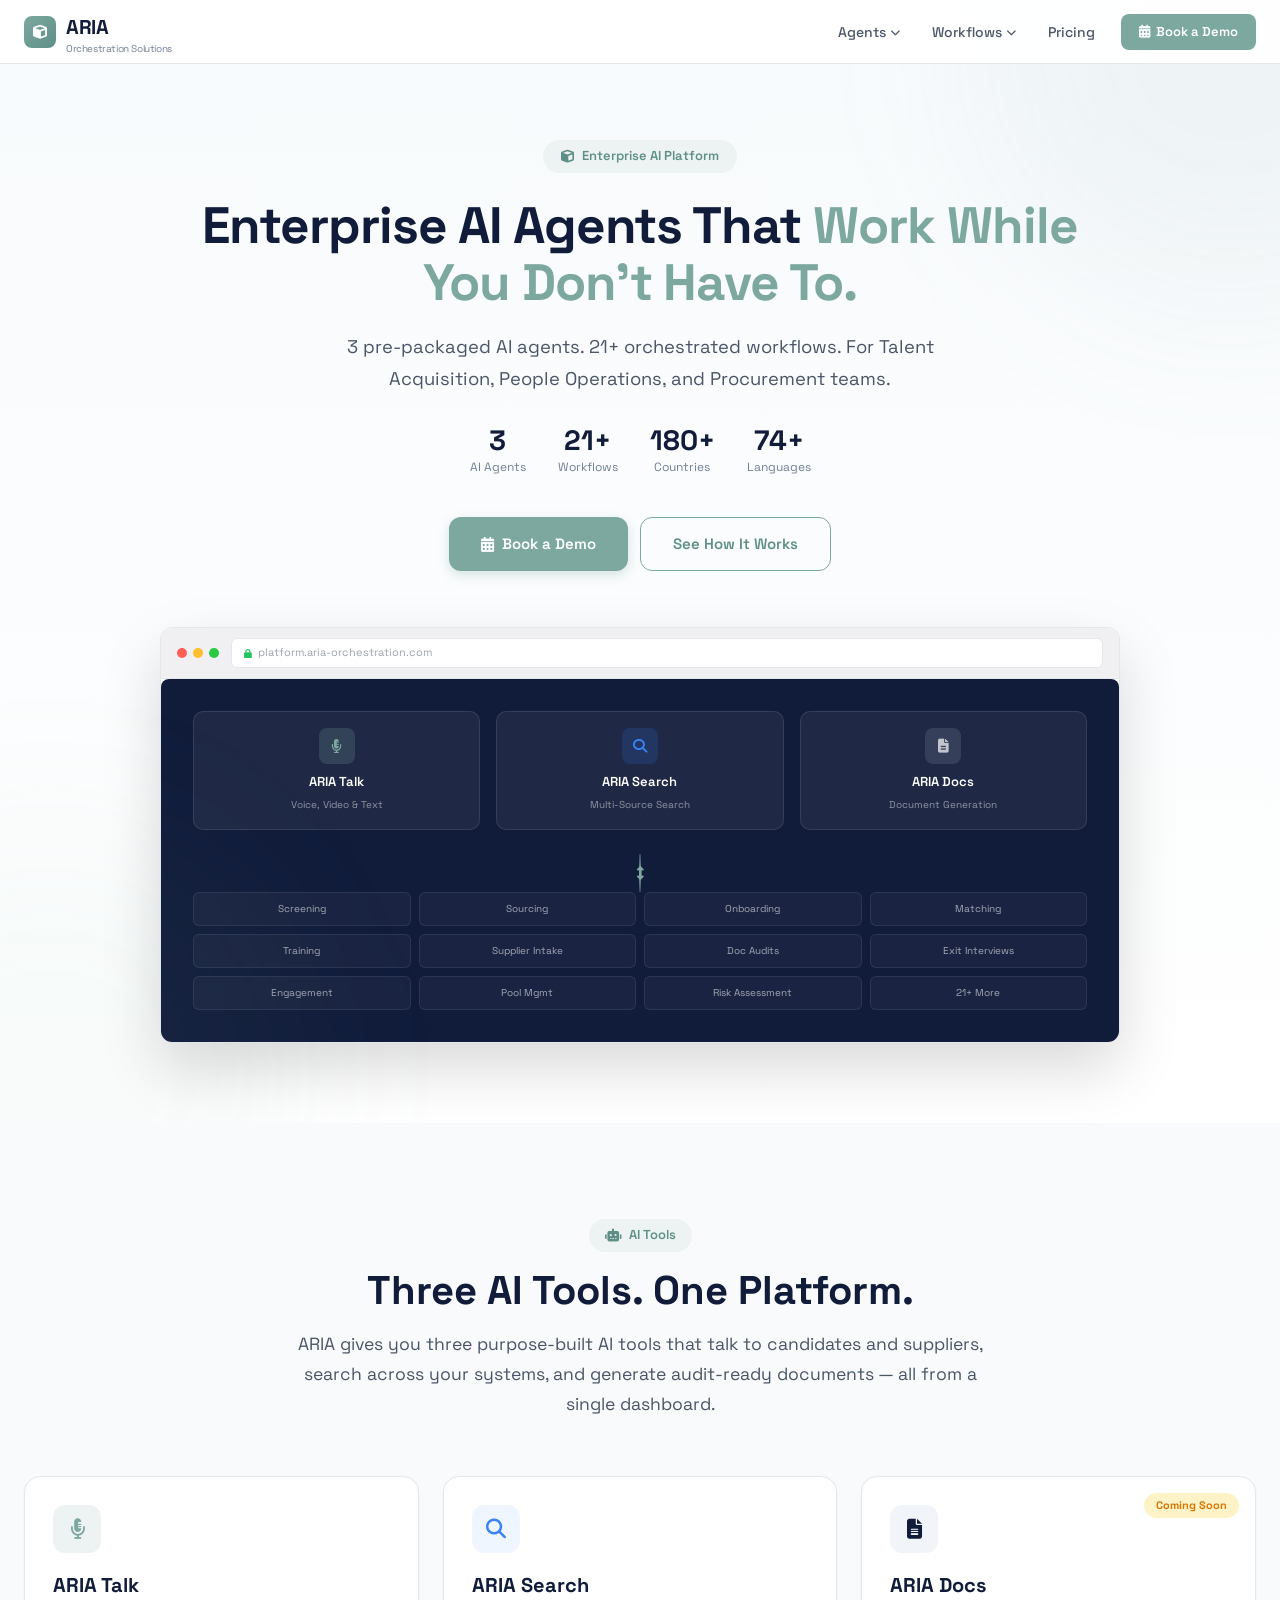
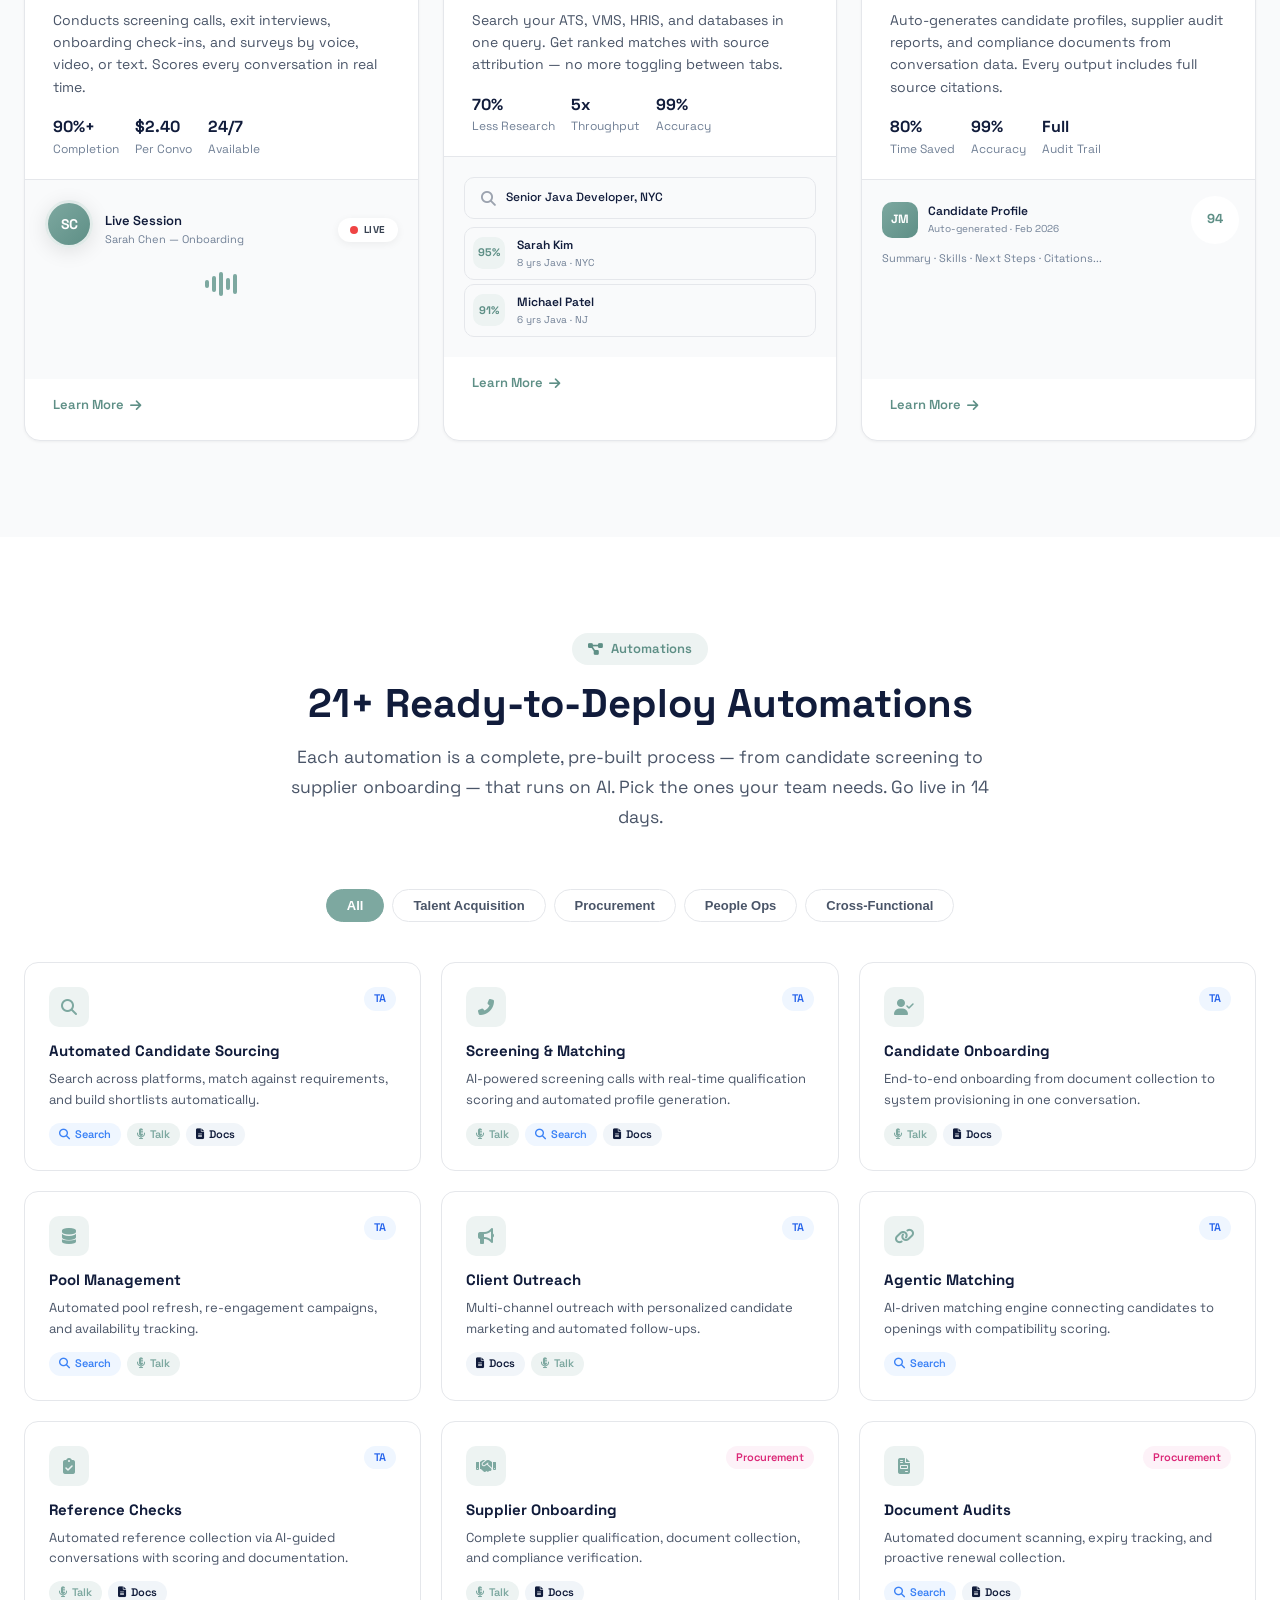
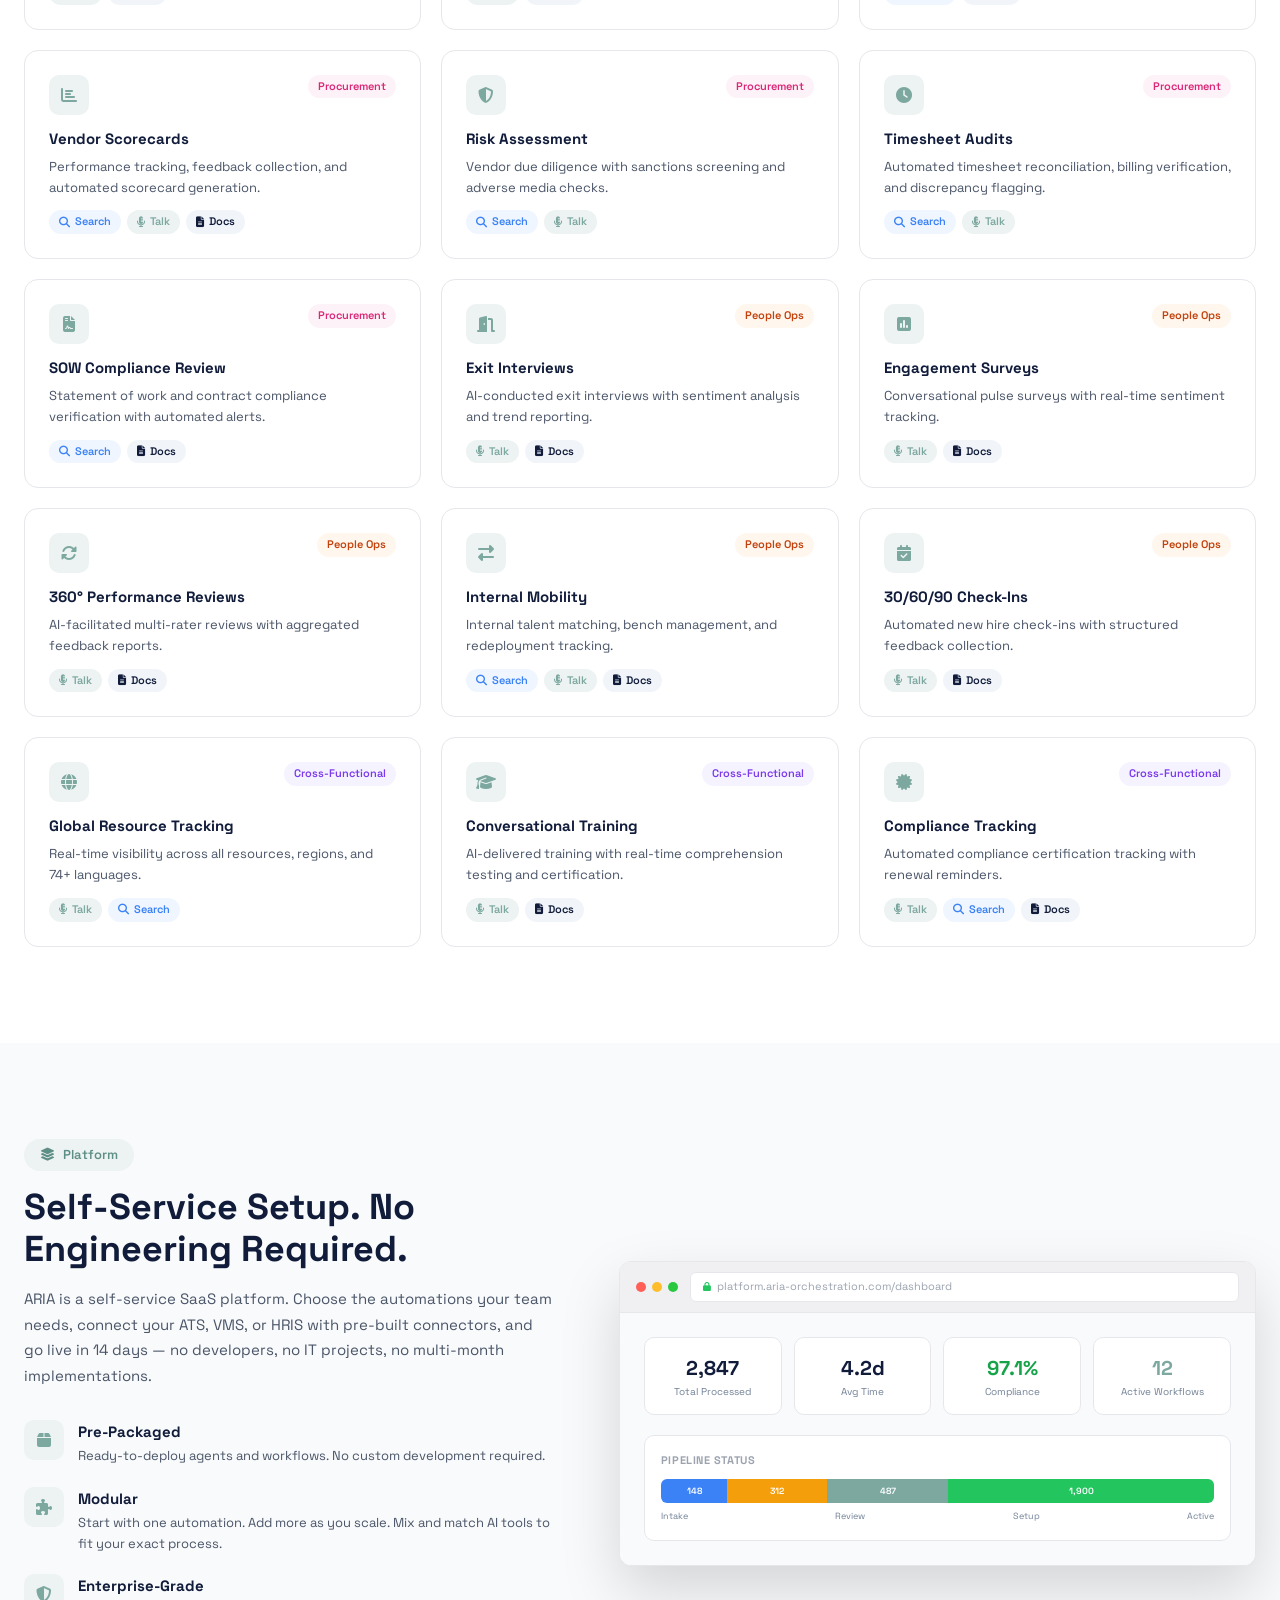
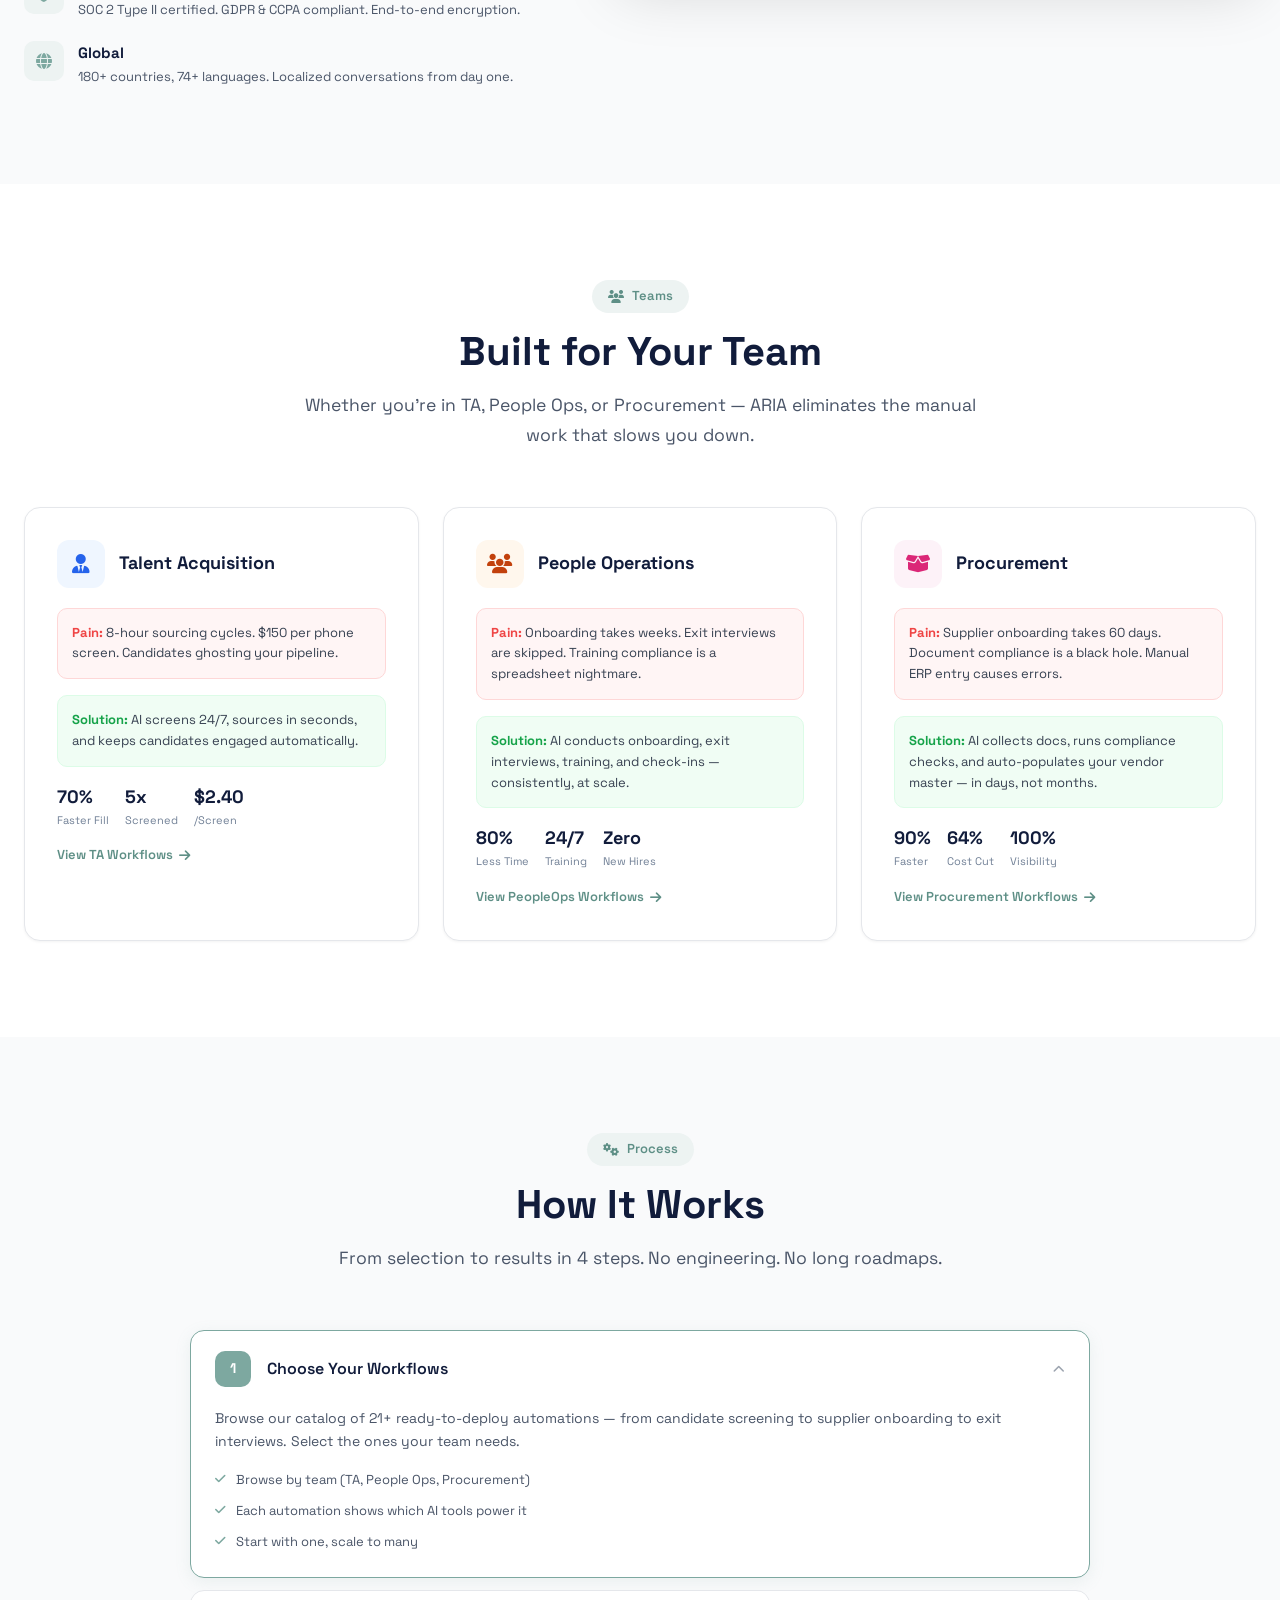
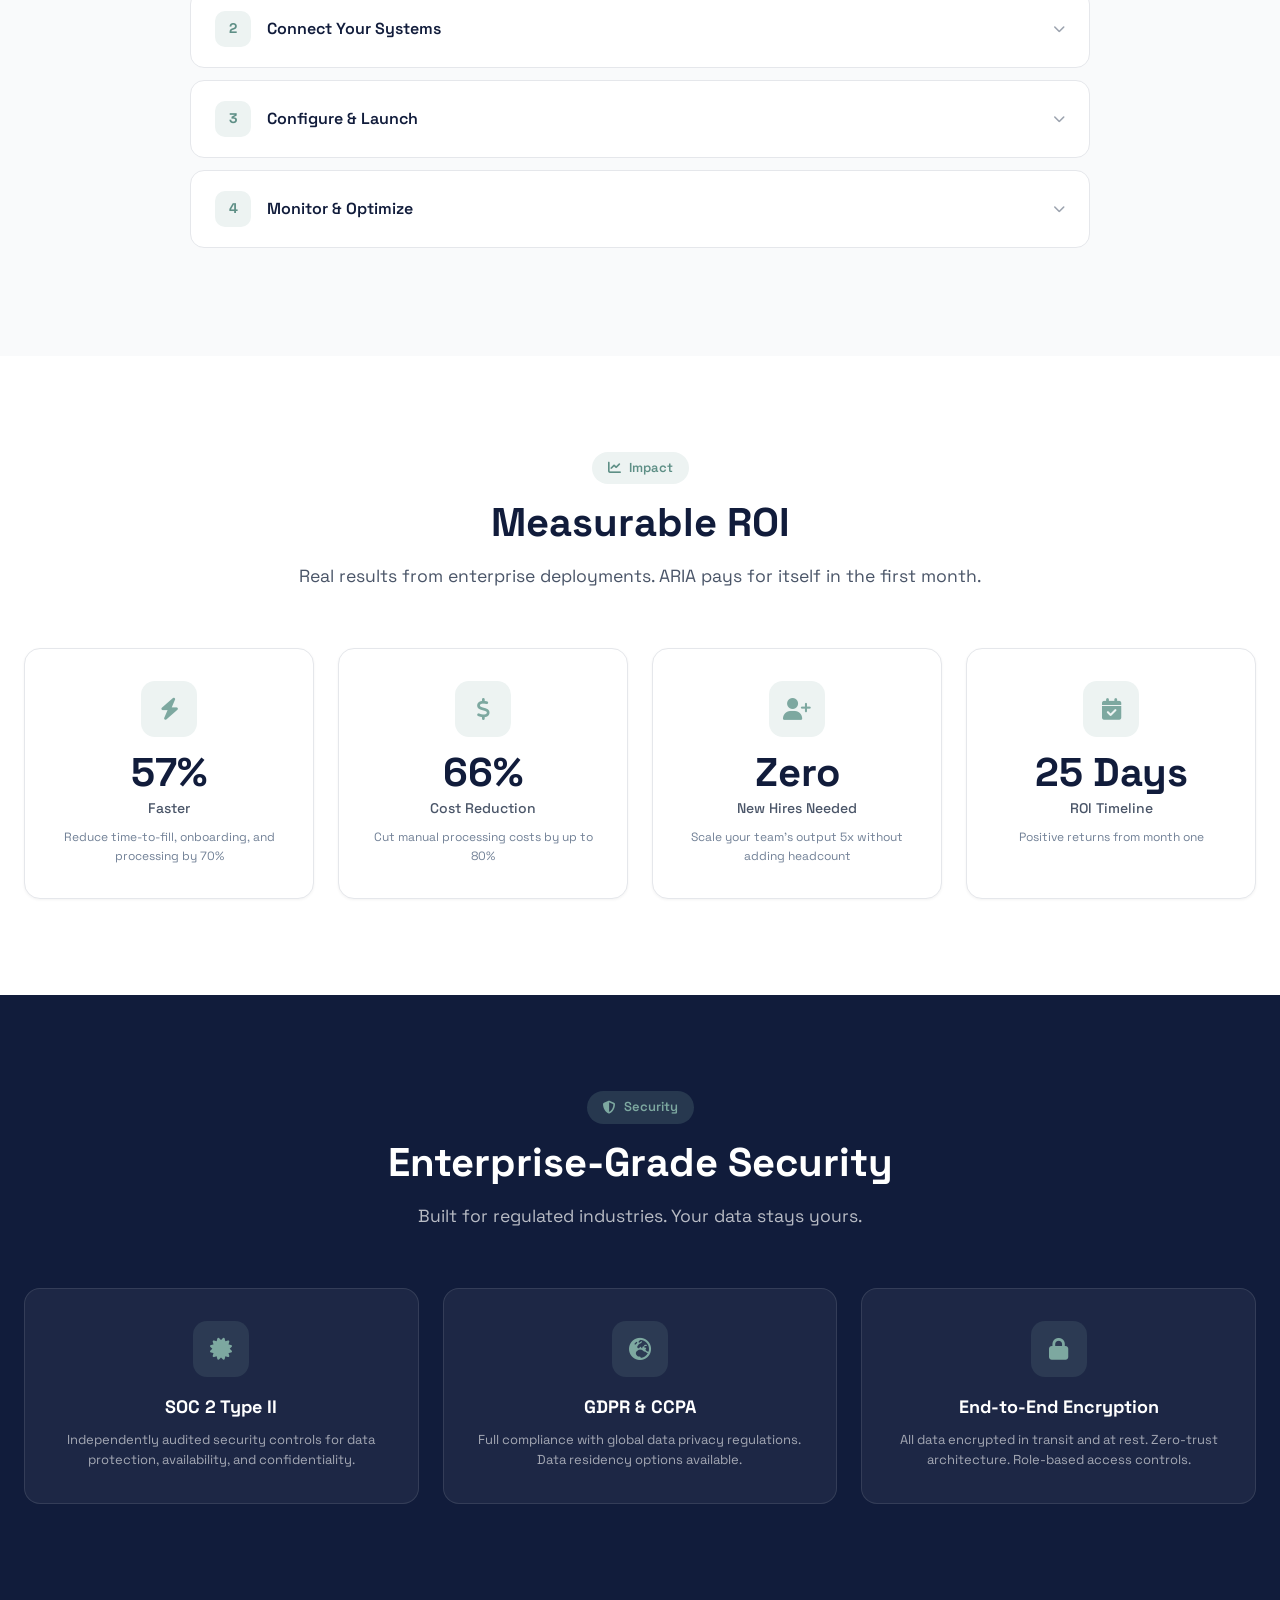
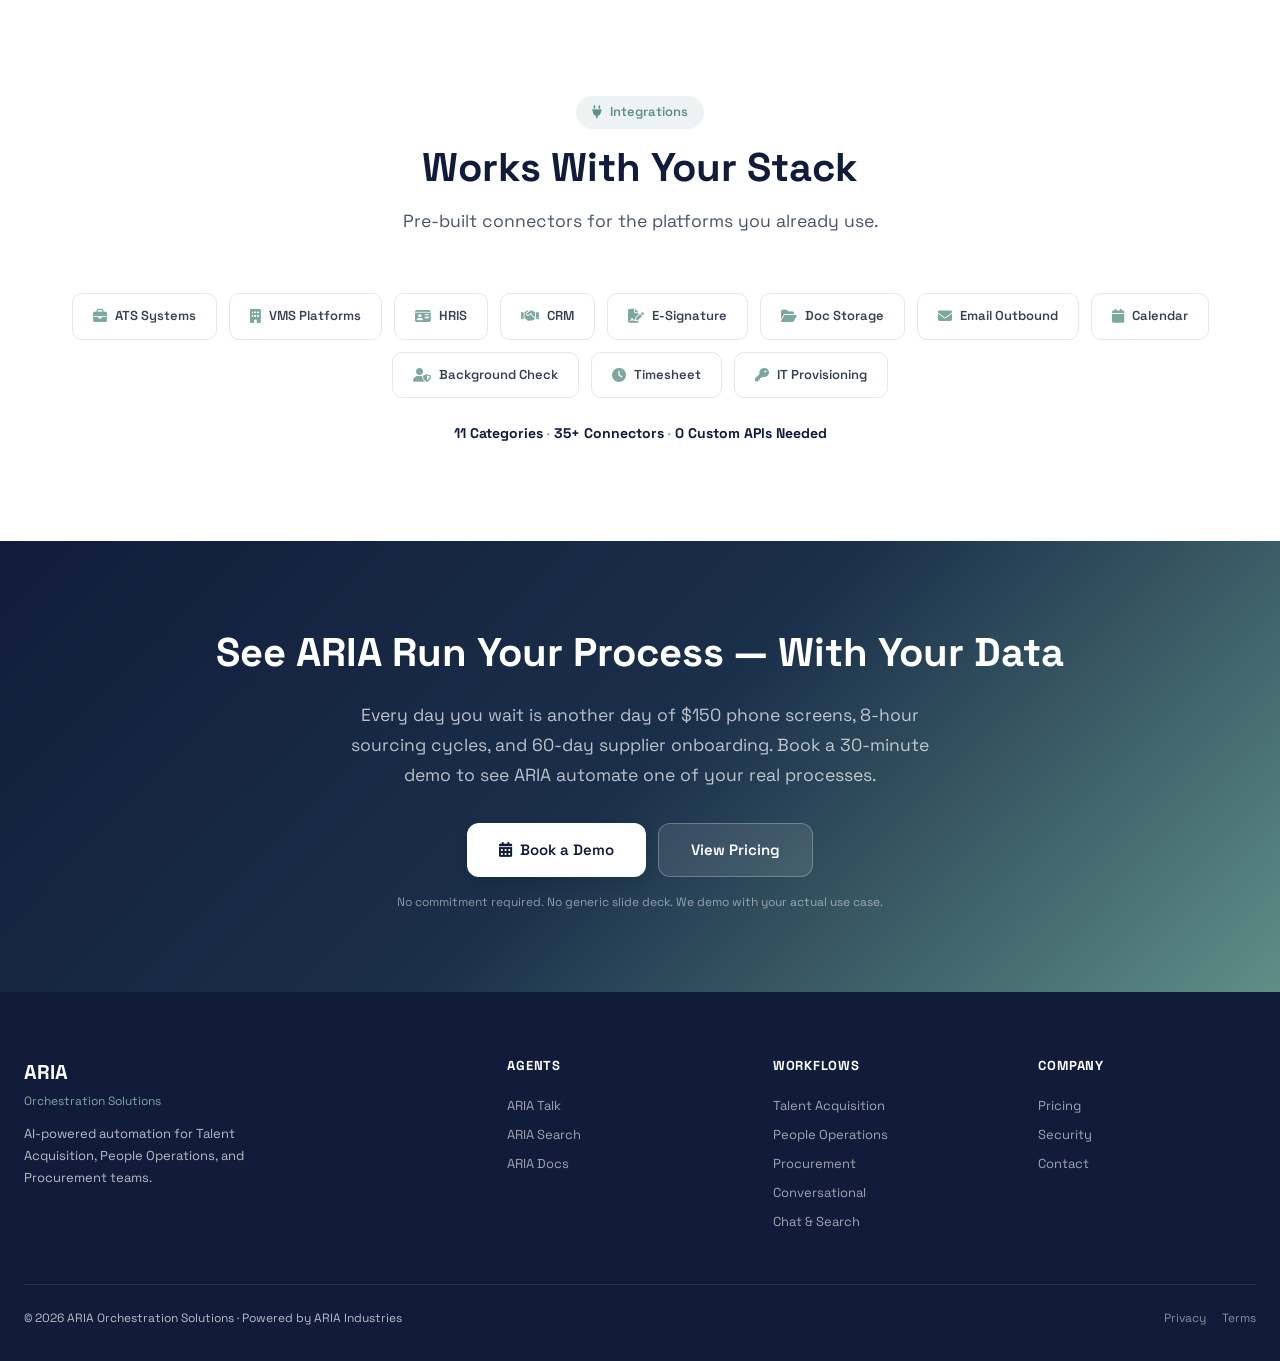
<file: index.html>
<!DOCTYPE html>
<html lang="en">
<head>
    <meta charset="UTF-8">
    <meta name="viewport" content="width=device-width, initial-scale=1.0">
    <title>ARIA Orchestration Solutions — Enterprise AI Agents for TA, People Ops & Procurement</title>
    <meta name="description" content="AI software that conducts phone screens, runs exit interviews, onboards suppliers, and handles 21+ other processes by voice, video, or text. For TA, People Ops, and Procurement teams.">
    <link rel="stylesheet" href="css/shared.css">
    <link rel="stylesheet" href="css/marketing.css">
    <link rel="stylesheet" href="https://cdnjs.cloudflare.com/ajax/libs/font-awesome/6.5.1/css/all.min.css">
</head>
<body>

<!-- ============================================================
     NAVIGATION
     ============================================================ -->
<nav class="nav">
    <div class="nav-inner">
        <a href="/" class="nav-brand">
            <div class="nav-brand-icon"><i class="fas fa-cube"></i></div>
            <div>ARIA <span class="nav-brand-sub">Orchestration Solutions</span></div>
        </a>
        <div class="nav-links">
            <div class="nav-dropdown">
                <span class="nav-link">Agents <i class="fas fa-chevron-down chevron"></i></span>
                <div class="dropdown-menu">
                    <div class="dropdown-label">AI Agents</div>
                    <a href="convo/" class="dropdown-item"><i class="fas fa-microphone-alt"></i> ARIA Talk</a>
                    <a href="agents/chat-search.html" class="dropdown-item"><i class="fas fa-search"></i> ARIA Search</a>
                    <a href="agents/document-generation.html" class="dropdown-item"><i class="fas fa-file-alt"></i> ARIA Docs <span class="dropdown-badge coming-soon">Coming Soon</span></a>
                </div>
            </div>
            <div class="nav-dropdown">
                <span class="nav-link">Workflows <i class="fas fa-chevron-down chevron"></i></span>
                <div class="dropdown-menu">
                    <div class="dropdown-label">By Agent</div>
                    <a href="workflows/conversational.html" class="dropdown-item"><i class="fas fa-comments"></i> Conversational</a>
                    <a href="workflows/chat-search.html" class="dropdown-item"><i class="fas fa-search"></i> Chat & Search</a>
                    <div class="dropdown-divider"></div>
                    <div class="dropdown-label">By Team</div>
                    <a href="workflows/talent-acquisition.html" class="dropdown-item"><i class="fas fa-user-tie"></i> Talent Acquisition</a>
                    <a href="workflows/people-operations.html" class="dropdown-item"><i class="fas fa-users"></i> People Operations</a>
                    <a href="workflows/procurement.html" class="dropdown-item"><i class="fas fa-box-open"></i> Procurement</a>
                </div>
            </div>
            <a href="pricing.html" class="nav-link">Pricing</a>
            <a href="#" class="nav-cta"><i class="fas fa-calendar-alt"></i> Book a Demo</a>
        </div>
        <button class="nav-mobile"><i class="fas fa-bars"></i></button>
    </div>
</nav>

<!-- ============================================================
     HERO
     ============================================================ -->
<section class="hero">
    <div class="container">
        <div class="hero-inner fade-in-up">
            <div class="hero-tag"><i class="fas fa-cube"></i> Enterprise AI Platform</div>
            <h1>Enterprise AI Agents That <span class="accent">Work While You Don't Have To.</span></h1>
            <p class="subtitle">3 pre-packaged AI agents. 21+ orchestrated workflows. For Talent Acquisition, People Operations, and Procurement teams.</p>
            <div class="hero-stats">
                <div class="hero-stat">
                    <div class="hero-stat-val" data-counter data-target="3">0</div>
                    <div class="hero-stat-label">AI Agents</div>
                </div>
                <div class="hero-stat">
                    <div class="hero-stat-val" data-counter data-target="21" data-suffix="+">0</div>
                    <div class="hero-stat-label">Workflows</div>
                </div>
                <div class="hero-stat">
                    <div class="hero-stat-val" data-counter data-target="180" data-suffix="+">0</div>
                    <div class="hero-stat-label">Countries</div>
                </div>
                <div class="hero-stat">
                    <div class="hero-stat-val" data-counter data-target="74" data-suffix="+">0</div>
                    <div class="hero-stat-label">Languages</div>
                </div>
            </div>
            <div class="hero-cta">
                <a href="#" class="btn btn-primary btn-lg"><i class="fas fa-calendar-alt"></i> Book a Demo</a>
                <a href="#teams" class="btn btn-outline btn-lg">See How It Works</a>
            </div>
        </div>
        <div class="hero-visual fade-in-up delay-2">
            <div class="browser-chrome">
                <div class="browser-bar">
                    <div class="browser-dots"><span></span><span></span><span></span></div>
                    <div class="browser-url"><i class="fas fa-lock"></i> platform.aria-orchestration.com</div>
                </div>
                <div class="browser-body">
                    <div class="arch-diagram">
                        <div class="arch-agents">
                            <div class="arch-agent">
                                <div class="arch-agent-icon" style="background:rgba(125,168,160,0.2);color:var(--aria-green)"><i class="fas fa-microphone-alt"></i></div>
                                <h4>ARIA Talk</h4>
                                <p>Voice, Video & Text</p>
                            </div>
                            <div class="arch-agent">
                                <div class="arch-agent-icon" style="background:rgba(59,130,246,0.15);color:#3B82F6"><i class="fas fa-search"></i></div>
                                <h4>ARIA Search</h4>
                                <p>Multi-Source Search</p>
                            </div>
                            <div class="arch-agent">
                                <div class="arch-agent-icon" style="background:rgba(255,255,255,0.1);color:rgba(255,255,255,0.7)"><i class="fas fa-file-alt"></i></div>
                                <h4>ARIA Docs</h4>
                                <p>Document Generation</p>
                            </div>
                        </div>
                        <div class="arch-connector"><i class="fas fa-arrows-alt-v"></i></div>
                        <div class="arch-workflows">
                            <div class="arch-wf">Screening</div>
                            <div class="arch-wf">Sourcing</div>
                            <div class="arch-wf">Onboarding</div>
                            <div class="arch-wf">Matching</div>
                            <div class="arch-wf">Training</div>
                            <div class="arch-wf">Supplier Intake</div>
                            <div class="arch-wf">Doc Audits</div>
                            <div class="arch-wf">Exit Interviews</div>
                            <div class="arch-wf">Engagement</div>
                            <div class="arch-wf">Pool Mgmt</div>
                            <div class="arch-wf">Risk Assessment</div>
                            <div class="arch-wf">21+ More</div>
                        </div>
                    </div>
                </div>
            </div>
        </div>
    </div>
</section>

<!-- ============================================================
     THREE AGENT CARDS
     ============================================================ -->
<section id="agents" class="section section-gray">
    <div class="container">
        <div class="section-header fade-in-up">
            <div class="section-tag"><i class="fas fa-robot"></i> AI Tools</div>
            <h2 class="section-title">Three AI Tools. One Platform.</h2>
            <p class="section-subtitle">ARIA gives you three purpose-built AI tools that talk to candidates and suppliers, search across your systems, and generate audit-ready documents — all from a single dashboard.</p>
        </div>
        <div class="grid-3">
            <!-- ARIA Talk -->
            <div class="agent-card fade-in-up delay-1">
                <div class="agent-card-header">
                    <div class="agent-card-icon" style="background:var(--agent-talk-bg);color:var(--agent-talk)"><i class="fas fa-microphone-alt"></i></div>
                    <h3>ARIA Talk</h3>
                    <p>Conducts screening calls, exit interviews, onboarding check-ins, and surveys by voice, video, or text. Scores every conversation in real time.</p>
                    <div class="agent-card-metrics">
                        <div class="agent-metric"><strong>90%+</strong> Completion</div>
                        <div class="agent-metric"><strong>$2.40</strong> Per Convo</div>
                        <div class="agent-metric"><strong>24/7</strong> Available</div>
                    </div>
                </div>
                <div class="agent-card-mockup">
                    <div style="display:flex;align-items:center;gap:12px;margin-bottom:12px">
                        <div class="avatar-circle" style="width:48px;height:48px;font-size:14px">SC</div>
                        <div>
                            <div style="font-size:13px;font-weight:600;color:var(--aria-navy)">Live Session</div>
                            <div style="font-size:11px;color:var(--gray-500)">Sarah Chen — Onboarding</div>
                        </div>
                        <div class="recording-badge" style="position:static;margin-left:auto"><span class="rec-dot"></span> LIVE</div>
                    </div>
                    <div class="waveform" style="justify-content:center">
                        <div class="wave-bar"></div><div class="wave-bar"></div><div class="wave-bar"></div><div class="wave-bar"></div><div class="wave-bar"></div>
                    </div>
                </div>
                <a href="convo/" class="card-link">Learn More <i class="fas fa-arrow-right"></i></a>
            </div>
            <!-- ARIA Search -->
            <div class="agent-card fade-in-up delay-2">
                <div class="agent-card-header">
                    <div class="agent-card-icon" style="background:var(--agent-search-bg);color:var(--agent-search)"><i class="fas fa-search"></i></div>
                    <h3>ARIA Search</h3>
                    <p>Search your ATS, VMS, HRIS, and databases in one query. Get ranked matches with source attribution — no more toggling between tabs.</p>
                    <div class="agent-card-metrics">
                        <div class="agent-metric"><strong>70%</strong> Less Research</div>
                        <div class="agent-metric"><strong>5x</strong> Throughput</div>
                        <div class="agent-metric"><strong>99%</strong> Accuracy</div>
                    </div>
                </div>
                <div class="agent-card-mockup">
                    <div class="search-bar-mock" style="margin-bottom:8px">
                        <i class="fas fa-search"></i>
                        <span class="query" style="font-size:12px">Senior Java Developer, NYC</span>
                    </div>
                    <div class="search-result" style="padding:8px;margin-bottom:4px">
                        <div class="search-score" style="width:32px;height:32px;min-width:32px;font-size:11px">95%</div>
                        <div><div style="font-size:12px;font-weight:600;color:var(--aria-navy)">Sarah Kim</div><div style="font-size:10px;color:var(--gray-500)">8 yrs Java · NYC</div></div>
                    </div>
                    <div class="search-result" style="padding:8px;margin-bottom:0">
                        <div class="search-score" style="width:32px;height:32px;min-width:32px;font-size:11px">91%</div>
                        <div><div style="font-size:12px;font-weight:600;color:var(--aria-navy)">Michael Patel</div><div style="font-size:10px;color:var(--gray-500)">6 yrs Java · NJ</div></div>
                    </div>
                </div>
                <a href="agents/chat-search.html" class="card-link">Learn More <i class="fas fa-arrow-right"></i></a>
            </div>
            <!-- ARIA Docs -->
            <div class="agent-card fade-in-up delay-3">
                <span class="coming-soon-badge">Coming Soon</span>
                <div class="agent-card-header">
                    <div class="agent-card-icon" style="background:var(--agent-docs-bg);color:var(--agent-docs)"><i class="fas fa-file-alt"></i></div>
                    <h3>ARIA Docs</h3>
                    <p>Auto-generates candidate profiles, supplier audit reports, and compliance documents from conversation data. Every output includes full source citations.</p>
                    <div class="agent-card-metrics">
                        <div class="agent-metric"><strong>80%</strong> Time Saved</div>
                        <div class="agent-metric"><strong>99%</strong> Accuracy</div>
                        <div class="agent-metric"><strong>Full</strong> Audit Trail</div>
                    </div>
                </div>
                <div class="agent-card-mockup">
                    <div style="display:flex;align-items:center;gap:10px;margin-bottom:10px">
                        <div class="doc-avatar" style="width:36px;height:36px;font-size:12px">JM</div>
                        <div>
                            <div style="font-size:12px;font-weight:600;color:var(--aria-navy)">Candidate Profile</div>
                            <div style="font-size:10px;color:var(--gray-500)">Auto-generated · Feb 2026</div>
                        </div>
                        <div class="doc-score-circle" style="width:40px;height:40px;font-size:13px;margin-left:auto"><span>94</span></div>
                    </div>
                    <div style="font-size:11px;color:var(--gray-500);line-height:1.6">Summary · Skills · Next Steps · Citations...</div>
                </div>
                <a href="agents/document-generation.html" class="card-link">Learn More <i class="fas fa-arrow-right"></i></a>
            </div>
        </div>
    </div>
</section>

<!-- ============================================================
     WORKFLOW SHOWCASE
     ============================================================ -->
<section class="section">
    <div class="container">
        <div class="section-header fade-in-up">
            <div class="section-tag"><i class="fas fa-project-diagram"></i> Automations</div>
            <h2 class="section-title">21+ Ready-to-Deploy Automations</h2>
            <p class="section-subtitle">Each automation is a complete, pre-built process — from candidate screening to supplier onboarding — that runs on AI. Pick the ones your team needs. Go live in 14 days.</p>
        </div>
        <div class="workflow-tabs fade-in-up">
            <button class="workflow-tab active" data-filter="all">All</button>
            <button class="workflow-tab" data-filter="ta">Talent Acquisition</button>
            <button class="workflow-tab" data-filter="procurement">Procurement</button>
            <button class="workflow-tab" data-filter="peopleops">People Ops</button>
            <button class="workflow-tab" data-filter="cross">Cross-Functional</button>
        </div>
        <div class="workflow-grid">
            <div class="workflow-card fade-in-up" data-team="ta" data-workflow="candidate-sourcing"><div class="workflow-card-top"><div class="workflow-card-icon"><i class="fas fa-search"></i></div><span class="team-badge ta">TA</span></div><h4>Automated Candidate Sourcing</h4><p>Search across platforms, match against requirements, and build shortlists automatically.</p><div class="agent-pills"><span class="agent-pill search"><i class="fas fa-search"></i> Search</span><span class="agent-pill talk"><i class="fas fa-microphone-alt"></i> Talk</span><span class="agent-pill docs"><i class="fas fa-file-alt"></i> Docs</span></div></div>
            <div class="workflow-card fade-in-up" data-team="ta" data-workflow="screening-matching"><div class="workflow-card-top"><div class="workflow-card-icon"><i class="fas fa-phone-alt"></i></div><span class="team-badge ta">TA</span></div><h4>Screening & Matching</h4><p>AI-powered screening calls with real-time qualification scoring and automated profile generation.</p><div class="agent-pills"><span class="agent-pill talk"><i class="fas fa-microphone-alt"></i> Talk</span><span class="agent-pill search"><i class="fas fa-search"></i> Search</span><span class="agent-pill docs"><i class="fas fa-file-alt"></i> Docs</span></div></div>
            <div class="workflow-card fade-in-up" data-team="ta" data-workflow="candidate-onboarding"><div class="workflow-card-top"><div class="workflow-card-icon"><i class="fas fa-user-check"></i></div><span class="team-badge ta">TA</span></div><h4>Candidate Onboarding</h4><p>End-to-end onboarding from document collection to system provisioning in one conversation.</p><div class="agent-pills"><span class="agent-pill talk"><i class="fas fa-microphone-alt"></i> Talk</span><span class="agent-pill docs"><i class="fas fa-file-alt"></i> Docs</span></div></div>
            <div class="workflow-card fade-in-up" data-team="ta" data-workflow="pool-management"><div class="workflow-card-top"><div class="workflow-card-icon"><i class="fas fa-database"></i></div><span class="team-badge ta">TA</span></div><h4>Pool Management</h4><p>Automated pool refresh, re-engagement campaigns, and availability tracking.</p><div class="agent-pills"><span class="agent-pill search"><i class="fas fa-search"></i> Search</span><span class="agent-pill talk"><i class="fas fa-microphone-alt"></i> Talk</span></div></div>
            <div class="workflow-card fade-in-up" data-team="ta" data-workflow="client-outreach"><div class="workflow-card-top"><div class="workflow-card-icon"><i class="fas fa-bullhorn"></i></div><span class="team-badge ta">TA</span></div><h4>Client Outreach</h4><p>Multi-channel outreach with personalized candidate marketing and automated follow-ups.</p><div class="agent-pills"><span class="agent-pill docs"><i class="fas fa-file-alt"></i> Docs</span><span class="agent-pill talk"><i class="fas fa-microphone-alt"></i> Talk</span></div></div>
            <div class="workflow-card fade-in-up" data-team="ta" data-workflow="agentic-matching"><div class="workflow-card-top"><div class="workflow-card-icon"><i class="fas fa-link"></i></div><span class="team-badge ta">TA</span></div><h4>Agentic Matching</h4><p>AI-driven matching engine connecting candidates to openings with compatibility scoring.</p><div class="agent-pills"><span class="agent-pill search"><i class="fas fa-search"></i> Search</span></div></div>
            <div class="workflow-card fade-in-up" data-team="ta" data-workflow="reference-checks"><div class="workflow-card-top"><div class="workflow-card-icon"><i class="fas fa-clipboard-check"></i></div><span class="team-badge ta">TA</span></div><h4>Reference Checks</h4><p>Automated reference collection via AI-guided conversations with scoring and documentation.</p><div class="agent-pills"><span class="agent-pill talk"><i class="fas fa-microphone-alt"></i> Talk</span><span class="agent-pill docs"><i class="fas fa-file-alt"></i> Docs</span></div></div>
            <div class="workflow-card fade-in-up" data-team="procurement" data-workflow="supplier-onboarding"><div class="workflow-card-top"><div class="workflow-card-icon"><i class="fas fa-handshake"></i></div><span class="team-badge procurement">Procurement</span></div><h4>Supplier Onboarding</h4><p>Complete supplier qualification, document collection, and compliance verification.</p><div class="agent-pills"><span class="agent-pill talk"><i class="fas fa-microphone-alt"></i> Talk</span><span class="agent-pill docs"><i class="fas fa-file-alt"></i> Docs</span></div></div>
            <div class="workflow-card fade-in-up" data-team="procurement" data-workflow="document-audits"><div class="workflow-card-top"><div class="workflow-card-icon"><i class="fas fa-file-invoice"></i></div><span class="team-badge procurement">Procurement</span></div><h4>Document Audits</h4><p>Automated document scanning, expiry tracking, and proactive renewal collection.</p><div class="agent-pills"><span class="agent-pill search"><i class="fas fa-search"></i> Search</span><span class="agent-pill docs"><i class="fas fa-file-alt"></i> Docs</span></div></div>
            <div class="workflow-card fade-in-up" data-team="procurement" data-workflow="vendor-scorecards"><div class="workflow-card-top"><div class="workflow-card-icon"><i class="fas fa-chart-bar"></i></div><span class="team-badge procurement">Procurement</span></div><h4>Vendor Scorecards</h4><p>Performance tracking, feedback collection, and automated scorecard generation.</p><div class="agent-pills"><span class="agent-pill search"><i class="fas fa-search"></i> Search</span><span class="agent-pill talk"><i class="fas fa-microphone-alt"></i> Talk</span><span class="agent-pill docs"><i class="fas fa-file-alt"></i> Docs</span></div></div>
            <div class="workflow-card fade-in-up" data-team="procurement" data-workflow="risk-assessment"><div class="workflow-card-top"><div class="workflow-card-icon"><i class="fas fa-shield-alt"></i></div><span class="team-badge procurement">Procurement</span></div><h4>Risk Assessment</h4><p>Vendor due diligence with sanctions screening and adverse media checks.</p><div class="agent-pills"><span class="agent-pill search"><i class="fas fa-search"></i> Search</span><span class="agent-pill talk"><i class="fas fa-microphone-alt"></i> Talk</span></div></div>
            <div class="workflow-card fade-in-up" data-team="procurement" data-workflow="timesheet-audits"><div class="workflow-card-top"><div class="workflow-card-icon"><i class="fas fa-clock"></i></div><span class="team-badge procurement">Procurement</span></div><h4>Timesheet Audits</h4><p>Automated timesheet reconciliation, billing verification, and discrepancy flagging.</p><div class="agent-pills"><span class="agent-pill search"><i class="fas fa-search"></i> Search</span><span class="agent-pill talk"><i class="fas fa-microphone-alt"></i> Talk</span></div></div>
            <div class="workflow-card fade-in-up" data-team="procurement" data-workflow="sow-compliance"><div class="workflow-card-top"><div class="workflow-card-icon"><i class="fas fa-file-contract"></i></div><span class="team-badge procurement">Procurement</span></div><h4>SOW Compliance Review</h4><p>Statement of work and contract compliance verification with automated alerts.</p><div class="agent-pills"><span class="agent-pill search"><i class="fas fa-search"></i> Search</span><span class="agent-pill docs"><i class="fas fa-file-alt"></i> Docs</span></div></div>
            <div class="workflow-card fade-in-up" data-team="peopleops" data-workflow="exit-interviews"><div class="workflow-card-top"><div class="workflow-card-icon"><i class="fas fa-door-open"></i></div><span class="team-badge peopleops">People Ops</span></div><h4>Exit Interviews</h4><p>AI-conducted exit interviews with sentiment analysis and trend reporting.</p><div class="agent-pills"><span class="agent-pill talk"><i class="fas fa-microphone-alt"></i> Talk</span><span class="agent-pill docs"><i class="fas fa-file-alt"></i> Docs</span></div></div>
            <div class="workflow-card fade-in-up" data-team="peopleops" data-workflow="engagement-surveys"><div class="workflow-card-top"><div class="workflow-card-icon"><i class="fas fa-poll"></i></div><span class="team-badge peopleops">People Ops</span></div><h4>Engagement Surveys</h4><p>Conversational pulse surveys with real-time sentiment tracking.</p><div class="agent-pills"><span class="agent-pill talk"><i class="fas fa-microphone-alt"></i> Talk</span><span class="agent-pill docs"><i class="fas fa-file-alt"></i> Docs</span></div></div>
            <div class="workflow-card fade-in-up" data-team="peopleops" data-workflow="performance-reviews"><div class="workflow-card-top"><div class="workflow-card-icon"><i class="fas fa-sync-alt"></i></div><span class="team-badge peopleops">People Ops</span></div><h4>360° Performance Reviews</h4><p>AI-facilitated multi-rater reviews with aggregated feedback reports.</p><div class="agent-pills"><span class="agent-pill talk"><i class="fas fa-microphone-alt"></i> Talk</span><span class="agent-pill docs"><i class="fas fa-file-alt"></i> Docs</span></div></div>
            <div class="workflow-card fade-in-up" data-team="peopleops" data-workflow="internal-mobility"><div class="workflow-card-top"><div class="workflow-card-icon"><i class="fas fa-exchange-alt"></i></div><span class="team-badge peopleops">People Ops</span></div><h4>Internal Mobility</h4><p>Internal talent matching, bench management, and redeployment tracking.</p><div class="agent-pills"><span class="agent-pill search"><i class="fas fa-search"></i> Search</span><span class="agent-pill talk"><i class="fas fa-microphone-alt"></i> Talk</span><span class="agent-pill docs"><i class="fas fa-file-alt"></i> Docs</span></div></div>
            <div class="workflow-card fade-in-up" data-team="peopleops" data-workflow="checkins-30-60-90"><div class="workflow-card-top"><div class="workflow-card-icon"><i class="fas fa-calendar-check"></i></div><span class="team-badge peopleops">People Ops</span></div><h4>30/60/90 Check-Ins</h4><p>Automated new hire check-ins with structured feedback collection.</p><div class="agent-pills"><span class="agent-pill talk"><i class="fas fa-microphone-alt"></i> Talk</span><span class="agent-pill docs"><i class="fas fa-file-alt"></i> Docs</span></div></div>
            <div class="workflow-card fade-in-up" data-team="cross" data-workflow="global-resource-tracking"><div class="workflow-card-top"><div class="workflow-card-icon"><i class="fas fa-globe"></i></div><span class="team-badge cross">Cross-Functional</span></div><h4>Global Resource Tracking</h4><p>Real-time visibility across all resources, regions, and 74+ languages.</p><div class="agent-pills"><span class="agent-pill talk"><i class="fas fa-microphone-alt"></i> Talk</span><span class="agent-pill search"><i class="fas fa-search"></i> Search</span></div></div>
            <div class="workflow-card fade-in-up" data-team="cross" data-workflow="conversational-training"><div class="workflow-card-top"><div class="workflow-card-icon"><i class="fas fa-graduation-cap"></i></div><span class="team-badge cross">Cross-Functional</span></div><h4>Conversational Training</h4><p>AI-delivered training with real-time comprehension testing and certification.</p><div class="agent-pills"><span class="agent-pill talk"><i class="fas fa-microphone-alt"></i> Talk</span><span class="agent-pill docs"><i class="fas fa-file-alt"></i> Docs</span></div></div>
            <div class="workflow-card fade-in-up" data-team="cross" data-workflow="compliance-tracking"><div class="workflow-card-top"><div class="workflow-card-icon"><i class="fas fa-certificate"></i></div><span class="team-badge cross">Cross-Functional</span></div><h4>Compliance Tracking</h4><p>Automated compliance certification tracking with renewal reminders.</p><div class="agent-pills"><span class="agent-pill talk"><i class="fas fa-microphone-alt"></i> Talk</span><span class="agent-pill search"><i class="fas fa-search"></i> Search</span><span class="agent-pill docs"><i class="fas fa-file-alt"></i> Docs</span></div></div>
        </div>
    </div>
</section>

<!-- ============================================================
     PLATFORM OVERVIEW
     ============================================================ -->
<section class="section section-gray">
    <div class="container">
        <div class="platform-split">
            <div class="platform-text fade-in-up">
                <div class="section-tag"><i class="fas fa-layer-group"></i> Platform</div>
                <h2>Self-Service Setup. No Engineering Required.</h2>
                <p>ARIA is a self-service SaaS platform. Choose the automations your team needs, connect your ATS, VMS, or HRIS with pre-built connectors, and go live in 14 days — no developers, no IT projects, no multi-month implementations.</p>
                <div class="platform-bullets">
                    <div class="platform-bullet"><div class="platform-bullet-icon"><i class="fas fa-box"></i></div><div><h4>Pre-Packaged</h4><p>Ready-to-deploy agents and workflows. No custom development required.</p></div></div>
                    <div class="platform-bullet"><div class="platform-bullet-icon"><i class="fas fa-puzzle-piece"></i></div><div><h4>Modular</h4><p>Start with one automation. Add more as you scale. Mix and match AI tools to fit your exact process.</p></div></div>
                    <div class="platform-bullet"><div class="platform-bullet-icon"><i class="fas fa-shield-alt"></i></div><div><h4>Enterprise-Grade</h4><p>SOC 2 Type II certified. GDPR & CCPA compliant. End-to-end encryption.</p></div></div>
                    <div class="platform-bullet"><div class="platform-bullet-icon"><i class="fas fa-globe"></i></div><div><h4>Global</h4><p>180+ countries, 74+ languages. Localized conversations from day one.</p></div></div>
                </div>
            </div>
            <div class="fade-in-up delay-2">
                <div class="browser-chrome">
                    <div class="browser-bar"><div class="browser-dots"><span></span><span></span><span></span></div><div class="browser-url"><i class="fas fa-lock"></i> platform.aria-orchestration.com/dashboard</div></div>
                    <div class="browser-body" style="padding:24px;background:var(--gray-50)">
                        <div style="display:grid;grid-template-columns:repeat(4,1fr);gap:12px;margin-bottom:20px">
                            <div style="background:white;border-radius:10px;padding:14px;border:1px solid var(--gray-200);text-align:center"><div style="font-size:20px;font-weight:700;color:var(--aria-navy)">2,847</div><div style="font-size:10px;color:var(--gray-500)">Total Processed</div></div>
                            <div style="background:white;border-radius:10px;padding:14px;border:1px solid var(--gray-200);text-align:center"><div style="font-size:20px;font-weight:700;color:var(--aria-navy)">4.2d</div><div style="font-size:10px;color:var(--gray-500)">Avg Time</div></div>
                            <div style="background:white;border-radius:10px;padding:14px;border:1px solid var(--gray-200);text-align:center"><div style="font-size:20px;font-weight:700;color:var(--green-600)">97.1%</div><div style="font-size:10px;color:var(--gray-500)">Compliance</div></div>
                            <div style="background:white;border-radius:10px;padding:14px;border:1px solid var(--gray-200);text-align:center"><div style="font-size:20px;font-weight:700;color:var(--aria-green)">12</div><div style="font-size:10px;color:var(--gray-500)">Active Workflows</div></div>
                        </div>
                        <div style="background:white;border-radius:10px;padding:16px;border:1px solid var(--gray-200)">
                            <div style="font-size:11px;font-weight:700;color:var(--gray-400);text-transform:uppercase;letter-spacing:0.05em;margin-bottom:10px">Pipeline Status</div>
                            <div style="display:flex;border-radius:6px;overflow:hidden;height:24px" class="animate-bars">
                                <div data-width="12%" style="background:#3B82F6;width:0;transition:width 1s ease-out;display:flex;align-items:center;justify-content:center;font-size:9px;color:white;font-weight:600">148</div>
                                <div data-width="18%" style="background:var(--amber-500);width:0;transition:width 1s ease-out;display:flex;align-items:center;justify-content:center;font-size:9px;color:white;font-weight:600">312</div>
                                <div data-width="22%" style="background:var(--aria-green);width:0;transition:width 1s ease-out;display:flex;align-items:center;justify-content:center;font-size:9px;color:white;font-weight:600">487</div>
                                <div data-width="48%" style="background:var(--green-500);width:0;transition:width 1s ease-out;display:flex;align-items:center;justify-content:center;font-size:9px;color:white;font-weight:600">1,900</div>
                            </div>
                            <div style="display:flex;justify-content:space-between;margin-top:6px;font-size:9px;color:var(--gray-500)"><span>Intake</span><span>Review</span><span>Setup</span><span>Active</span></div>
                        </div>
                    </div>
                </div>
            </div>
        </div>
    </div>
</section>

<!-- ============================================================
     BUILT FOR YOUR TEAM
     ============================================================ -->
<section id="teams" class="section">
    <div class="container">
        <div class="section-header fade-in-up">
            <div class="section-tag"><i class="fas fa-users"></i> Teams</div>
            <h2 class="section-title">Built for Your Team</h2>
            <p class="section-subtitle">Whether you're in TA, People Ops, or Procurement — ARIA eliminates the manual work that slows you down.</p>
        </div>
        <div class="persona-cards">
            <div class="persona-card fade-in-up delay-1">
                <div class="persona-card-header"><div class="persona-card-icon" style="background:var(--badge-ta-bg);color:var(--badge-ta)"><i class="fas fa-user-tie"></i></div><h3>Talent Acquisition</h3></div>
                <div class="pain"><strong>Pain:</strong> 8-hour sourcing cycles. $150 per phone screen. Candidates ghosting your pipeline.</div>
                <div class="solution"><strong>Solution:</strong> AI screens 24/7, sources in seconds, and keeps candidates engaged automatically.</div>
                <div class="persona-card-metrics"><div class="persona-metric"><strong>70%</strong> Faster Fill</div><div class="persona-metric"><strong>5x</strong> Screened</div><div class="persona-metric"><strong>$2.40</strong> /Screen</div></div>
                <a href="workflows/talent-acquisition.html" class="card-link mt-16">View TA Workflows <i class="fas fa-arrow-right"></i></a>
            </div>
            <div class="persona-card fade-in-up delay-2">
                <div class="persona-card-header"><div class="persona-card-icon" style="background:var(--badge-peopleops-bg);color:var(--badge-peopleops)"><i class="fas fa-users"></i></div><h3>People Operations</h3></div>
                <div class="pain"><strong>Pain:</strong> Onboarding takes weeks. Exit interviews are skipped. Training compliance is a spreadsheet nightmare.</div>
                <div class="solution"><strong>Solution:</strong> AI conducts onboarding, exit interviews, training, and check-ins — consistently, at scale.</div>
                <div class="persona-card-metrics"><div class="persona-metric"><strong>80%</strong> Less Time</div><div class="persona-metric"><strong>24/7</strong> Training</div><div class="persona-metric"><strong>Zero</strong> New Hires</div></div>
                <a href="workflows/people-operations.html" class="card-link mt-16">View PeopleOps Workflows <i class="fas fa-arrow-right"></i></a>
            </div>
            <div class="persona-card fade-in-up delay-3">
                <div class="persona-card-header"><div class="persona-card-icon" style="background:var(--badge-procurement-bg);color:var(--badge-procurement)"><i class="fas fa-box-open"></i></div><h3>Procurement</h3></div>
                <div class="pain"><strong>Pain:</strong> Supplier onboarding takes 60 days. Document compliance is a black hole. Manual ERP entry causes errors.</div>
                <div class="solution"><strong>Solution:</strong> AI collects docs, runs compliance checks, and auto-populates your vendor master — in days, not months.</div>
                <div class="persona-card-metrics"><div class="persona-metric"><strong>90%</strong> Faster</div><div class="persona-metric"><strong>64%</strong> Cost Cut</div><div class="persona-metric"><strong>100%</strong> Visibility</div></div>
                <a href="workflows/procurement.html" class="card-link mt-16">View Procurement Workflows <i class="fas fa-arrow-right"></i></a>
            </div>
        </div>
    </div>
</section>

<!-- ============================================================
     HOW IT WORKS
     ============================================================ -->
<section class="section section-gray">
    <div class="container">
        <div class="section-header fade-in-up">
            <div class="section-tag"><i class="fas fa-cogs"></i> Process</div>
            <h2 class="section-title">How It Works</h2>
            <p class="section-subtitle">From selection to results in 4 steps. No engineering. No long roadmaps.</p>
        </div>
        <div class="steps-accordion fade-in-up">
            <div class="step-item active">
                <div class="step-header"><div class="step-number">1</div><h3>Choose Your Workflows</h3><i class="fas fa-chevron-down step-toggle"></i></div>
                <div class="step-body"><p>Browse our catalog of 21+ ready-to-deploy automations — from candidate screening to supplier onboarding to exit interviews. Select the ones your team needs.</p><div class="step-features"><div class="step-feature"><i class="fas fa-check"></i> Browse by team (TA, People Ops, Procurement)</div><div class="step-feature"><i class="fas fa-check"></i> Each automation shows which AI tools power it</div><div class="step-feature"><i class="fas fa-check"></i> Start with one, scale to many</div></div></div>
            </div>
            <div class="step-item">
                <div class="step-header"><div class="step-number">2</div><h3>Connect Your Systems</h3><i class="fas fa-chevron-down step-toggle"></i></div>
                <div class="step-body"><p>Connect ARIA to your ATS, VMS, HRIS, CRM, or other systems using our pre-built connectors. No custom API work required.</p><div class="step-features"><div class="step-feature"><i class="fas fa-check"></i> 35+ pre-built connectors (Bullhorn, Workday, Salesforce, etc.)</div><div class="step-feature"><i class="fas fa-check"></i> OAuth, API key, or webhook integration</div><div class="step-feature"><i class="fas fa-check"></i> Works alongside your existing systems</div></div></div>
            </div>
            <div class="step-item">
                <div class="step-header"><div class="step-number">3</div><h3>Configure & Launch</h3><i class="fas fa-chevron-down step-toggle"></i></div>
                <div class="step-body"><p>Most teams are live within 14 days. Customize conversation scripts, scoring rubrics, and escalation rules — then launch.</p><div class="step-features"><div class="step-feature"><i class="fas fa-check"></i> Configurable conversation flows and scoring</div><div class="step-feature"><i class="fas fa-check"></i> Set escalation rules and SLAs</div><div class="step-feature"><i class="fas fa-check"></i> Live in 14 days, not months</div></div></div>
            </div>
            <div class="step-item">
                <div class="step-header"><div class="step-number">4</div><h3>Monitor & Optimize</h3><i class="fas fa-chevron-down step-toggle"></i></div>
                <div class="step-body"><p>Track performance from a single dashboard. Measure completion rates, quality scores, and ROI in real time.</p><div class="step-features"><div class="step-feature"><i class="fas fa-check"></i> Real-time dashboards and analytics</div><div class="step-feature"><i class="fas fa-check"></i> Quality scoring and trend analysis</div><div class="step-feature"><i class="fas fa-check"></i> Continuous optimization recommendations</div></div></div>
            </div>
        </div>
    </div>
</section>

<!-- ============================================================
     ROI METRICS
     ============================================================ -->
<section class="section">
    <div class="container">
        <div class="section-header fade-in-up">
            <div class="section-tag"><i class="fas fa-chart-line"></i> Impact</div>
            <h2 class="section-title">Measurable ROI</h2>
            <p class="section-subtitle">Real results from enterprise deployments. ARIA pays for itself in the first month.</p>
        </div>
        <div class="stat-cards fade-in-up">
            <div class="stat-card"><div class="stat-card-icon"><i class="fas fa-bolt"></i></div><div class="stat-card-val" data-counter data-target="70" data-suffix="%">0</div><div class="stat-card-label">Faster</div><div class="stat-card-desc">Reduce time-to-fill, onboarding, and processing by 70%</div></div>
            <div class="stat-card"><div class="stat-card-icon"><i class="fas fa-dollar-sign"></i></div><div class="stat-card-val" data-counter data-target="80" data-suffix="%">0</div><div class="stat-card-label">Cost Reduction</div><div class="stat-card-desc">Cut manual processing costs by up to 80%</div></div>
            <div class="stat-card"><div class="stat-card-icon"><i class="fas fa-user-plus"></i></div><div class="stat-card-val">Zero</div><div class="stat-card-label">New Hires Needed</div><div class="stat-card-desc">Scale your team's output 5x without adding headcount</div></div>
            <div class="stat-card"><div class="stat-card-icon"><i class="fas fa-calendar-check"></i></div><div class="stat-card-val" data-counter data-target="30" data-suffix=" Days">0</div><div class="stat-card-label">ROI Timeline</div><div class="stat-card-desc">Positive returns from month one</div></div>
        </div>
    </div>
</section>

<!-- ============================================================
     ENTERPRISE SECURITY
     ============================================================ -->
<section class="section section-dark">
    <div class="container">
        <div class="section-header fade-in-up">
            <div class="section-tag"><i class="fas fa-shield-alt"></i> Security</div>
            <h2 class="section-title">Enterprise-Grade Security</h2>
            <p class="section-subtitle">Built for regulated industries. Your data stays yours.</p>
        </div>
        <div class="security-grid fade-in-up">
            <div class="security-card"><div class="security-card-icon"><i class="fas fa-certificate"></i></div><h3>SOC 2 Type II</h3><p>Independently audited security controls for data protection, availability, and confidentiality.</p></div>
            <div class="security-card"><div class="security-card-icon"><i class="fas fa-globe-europe"></i></div><h3>GDPR & CCPA</h3><p>Full compliance with global data privacy regulations. Data residency options available.</p></div>
            <div class="security-card"><div class="security-card-icon"><i class="fas fa-lock"></i></div><h3>End-to-End Encryption</h3><p>All data encrypted in transit and at rest. Zero-trust architecture. Role-based access controls.</p></div>
        </div>
    </div>
</section>

<!-- ============================================================
     INTEGRATIONS
     ============================================================ -->
<section class="section">
    <div class="container">
        <div class="section-header fade-in-up">
            <div class="section-tag"><i class="fas fa-plug"></i> Integrations</div>
            <h2 class="section-title">Works With Your Stack</h2>
            <p class="section-subtitle">Pre-built connectors for the platforms you already use.</p>
        </div>
        <div class="integrations-strip fade-in-up">
            <div class="integration-cat"><i class="fas fa-briefcase"></i> ATS Systems</div>
            <div class="integration-cat"><i class="fas fa-building"></i> VMS Platforms</div>
            <div class="integration-cat"><i class="fas fa-id-card"></i> HRIS</div>
            <div class="integration-cat"><i class="fas fa-handshake"></i> CRM</div>
            <div class="integration-cat"><i class="fas fa-file-signature"></i> E-Signature</div>
            <div class="integration-cat"><i class="fas fa-folder-open"></i> Doc Storage</div>
            <div class="integration-cat"><i class="fas fa-envelope"></i> Email Outbound</div>
            <div class="integration-cat"><i class="fas fa-calendar"></i> Calendar</div>
            <div class="integration-cat"><i class="fas fa-user-shield"></i> Background Check</div>
            <div class="integration-cat"><i class="fas fa-clock"></i> Timesheet</div>
            <div class="integration-cat"><i class="fas fa-key"></i> IT Provisioning</div>
        </div>
        <div class="integration-summary fade-in-up"><strong>11 Categories</strong> · <strong>35+ Connectors</strong> · <strong>0 Custom APIs Needed</strong></div>
    </div>
</section>

<!-- ============================================================
     CTA
     ============================================================ -->
<section class="cta-section">
    <div class="container fade-in-up">
        <h2>See ARIA Run Your Process — With Your Data</h2>
        <p>Every day you wait is another day of $150 phone screens, 8-hour sourcing cycles, and 60-day supplier onboarding. Book a 30-minute demo to see ARIA automate one of your real processes.</p>
        <div class="btn-group"><a href="#" class="btn btn-white btn-lg"><i class="fas fa-calendar-alt"></i> Book a Demo</a><a href="pricing.html" class="btn btn-ghost btn-lg">View Pricing</a></div>
        <div class="cta-sub">No commitment required. No generic slide deck. We demo with your actual use case.</div>
    </div>
</section>

<!-- ============================================================
     FOOTER
     ============================================================ -->
<footer class="footer">
    <div class="container">
        <div class="footer-grid">
            <div class="footer-brand">
                <div class="footer-brand-name">ARIA</div>
                <div class="footer-brand-sub">Orchestration Solutions</div>
                <p>AI-powered automation for Talent Acquisition, People Operations, and Procurement teams.</p>
            </div>
            <div class="footer-col"><h4>Agents</h4><a href="convo/">ARIA Talk</a><a href="agents/chat-search.html">ARIA Search</a><a href="agents/document-generation.html">ARIA Docs</a></div>
            <div class="footer-col"><h4>Workflows</h4><a href="workflows/talent-acquisition.html">Talent Acquisition</a><a href="workflows/people-operations.html">People Operations</a><a href="workflows/procurement.html">Procurement</a><a href="workflows/conversational.html">Conversational</a><a href="workflows/chat-search.html">Chat & Search</a></div>
            <div class="footer-col"><h4>Company</h4><a href="pricing.html">Pricing</a><a href="#">Security</a><a href="#">Contact</a></div>
        </div>
        <div class="footer-bottom">
            <span>&copy; 2026 ARIA Orchestration Solutions &middot; Powered by ARIA Industries</span>
            <div><a href="#">Privacy</a><a href="#">Terms</a></div>
        </div>
    </div>
</footer>

<script src="js/shared.js"></script>
<script src="js/animations.js"></script>
<script src="js/workflow-modals.js"></script>
</body>
</html>
</file>
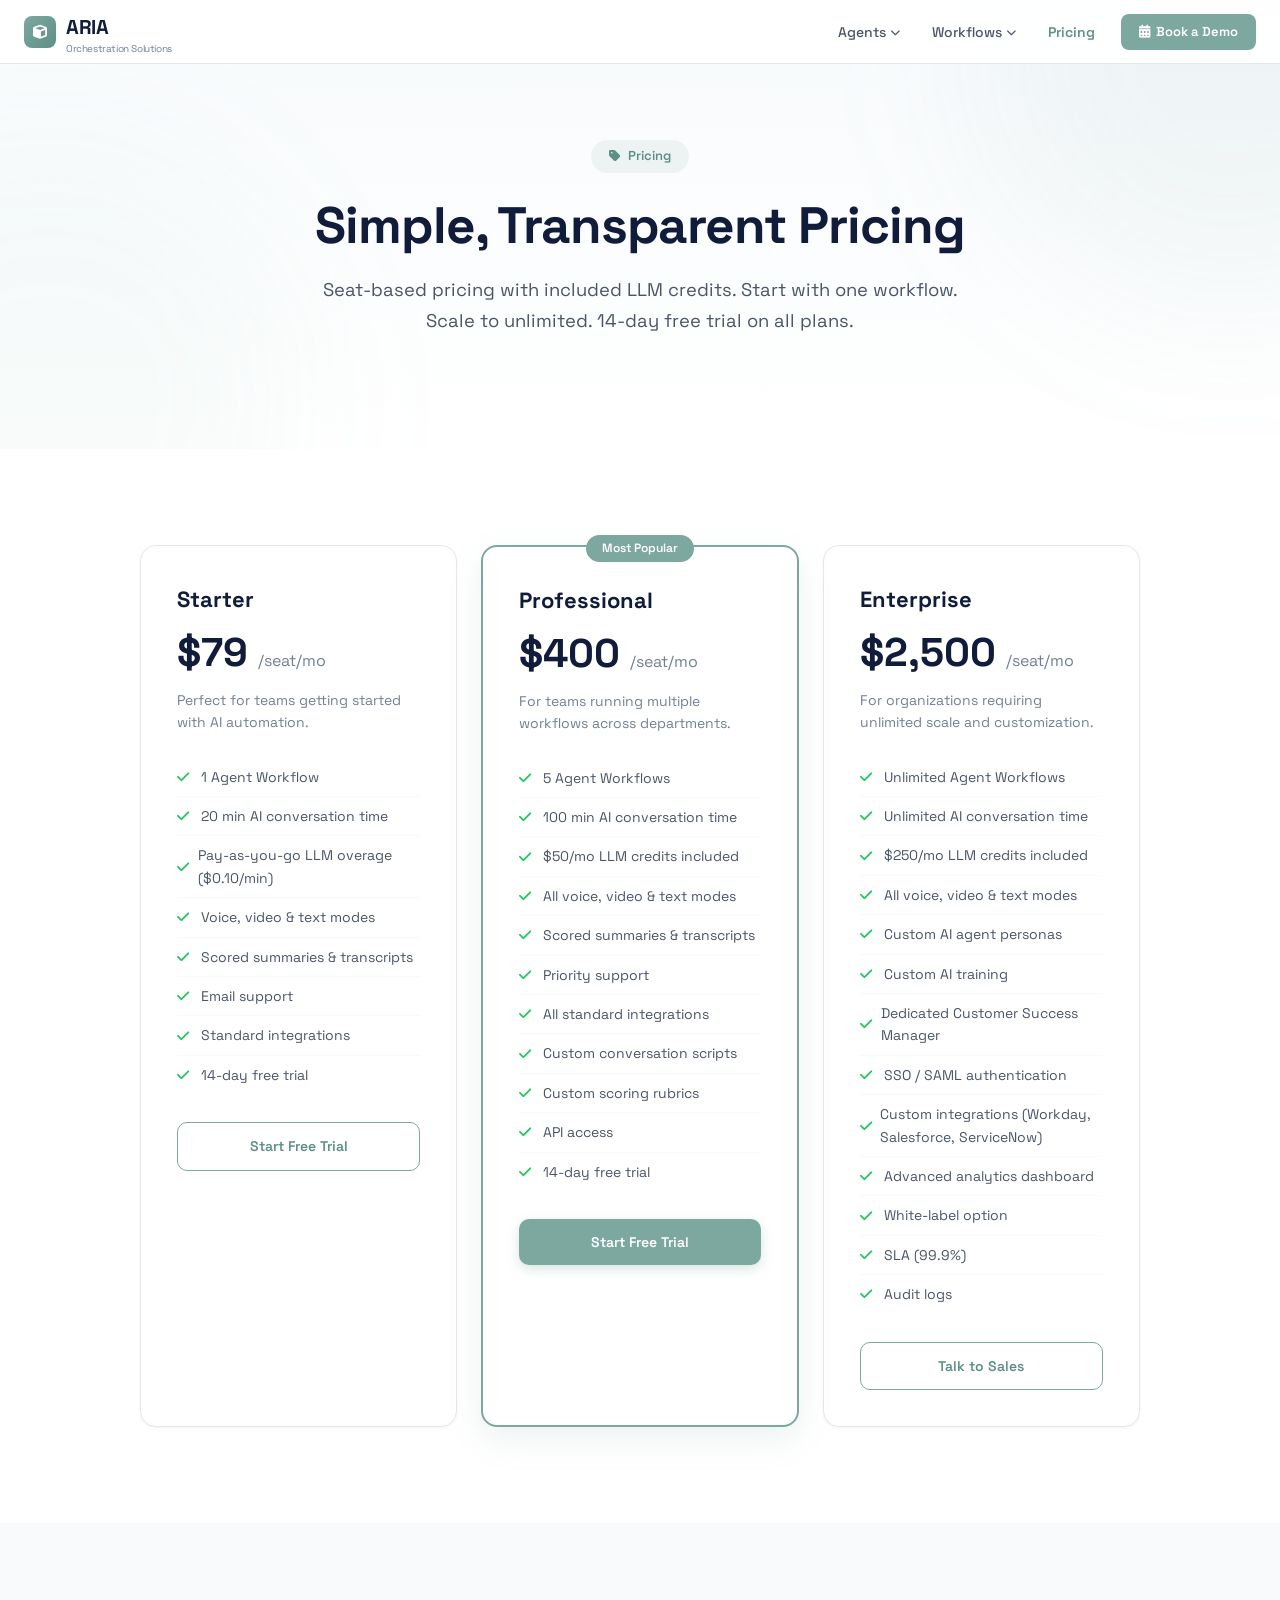
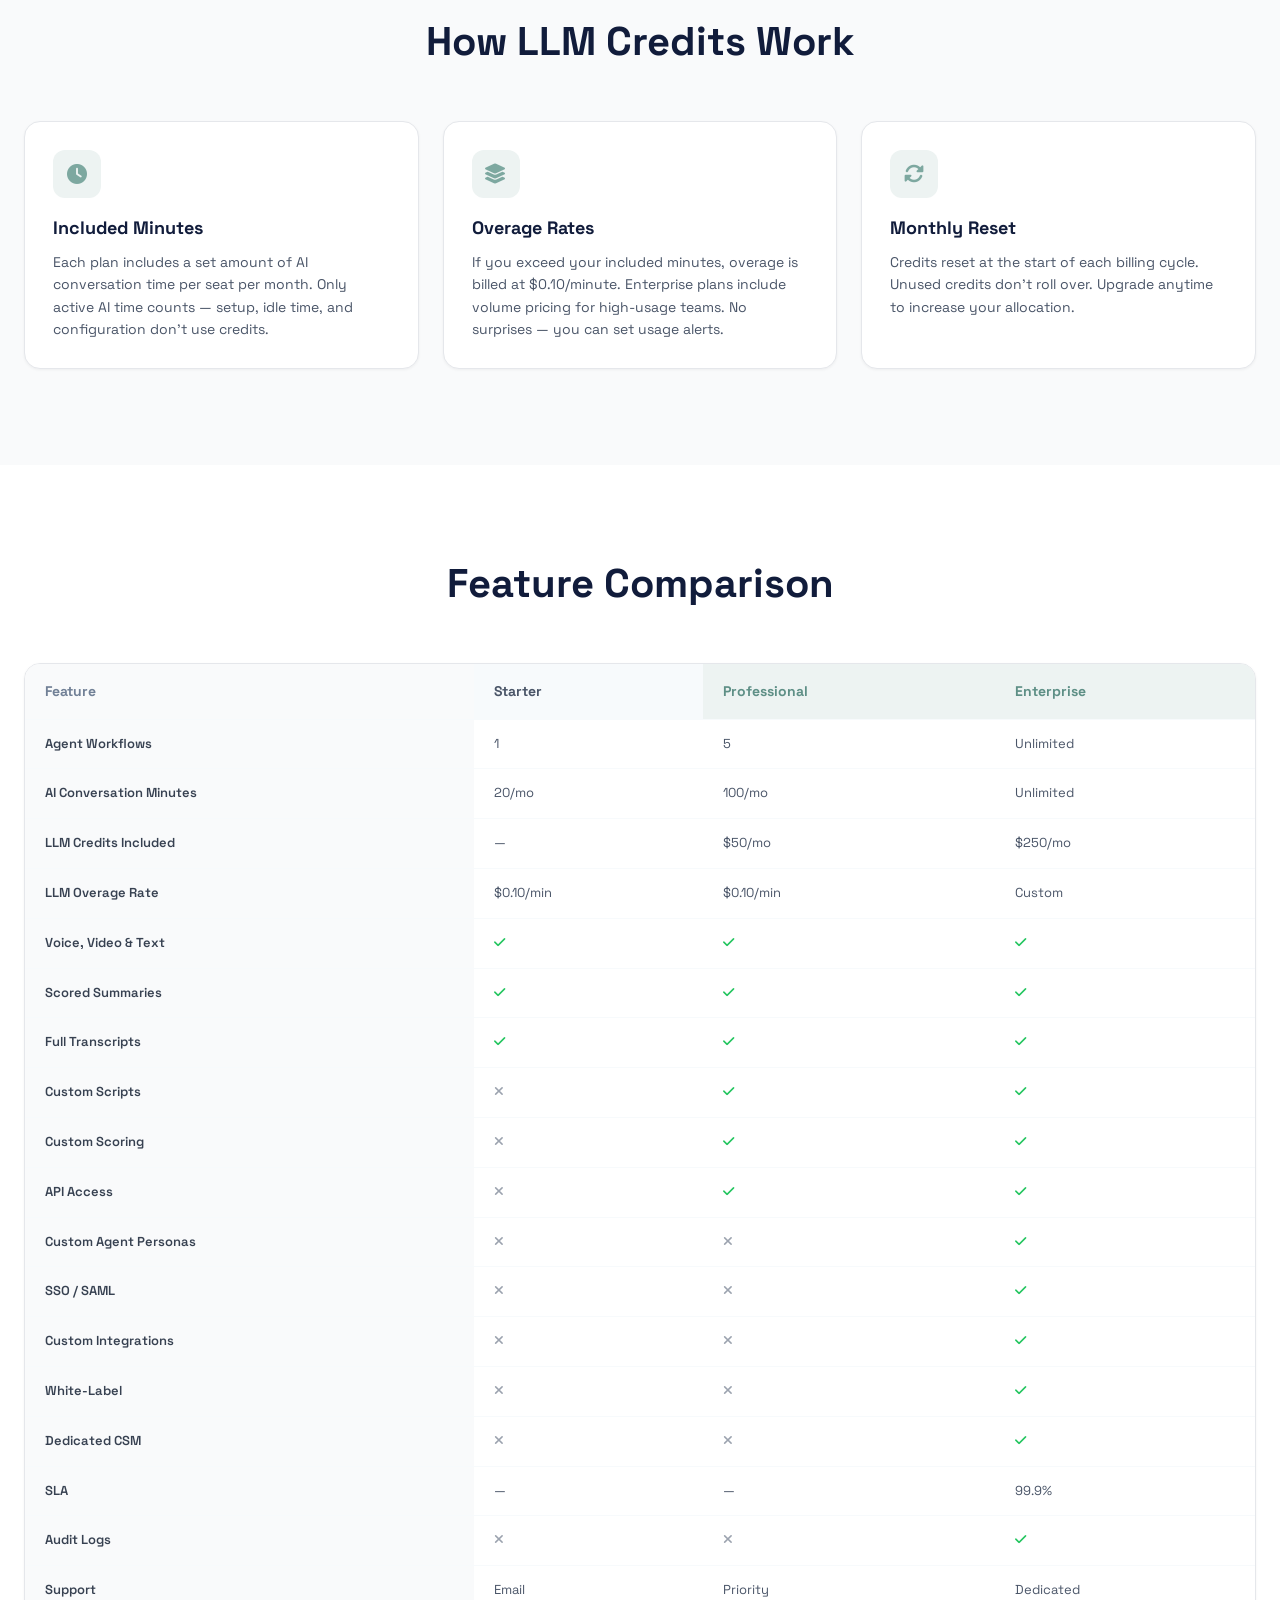
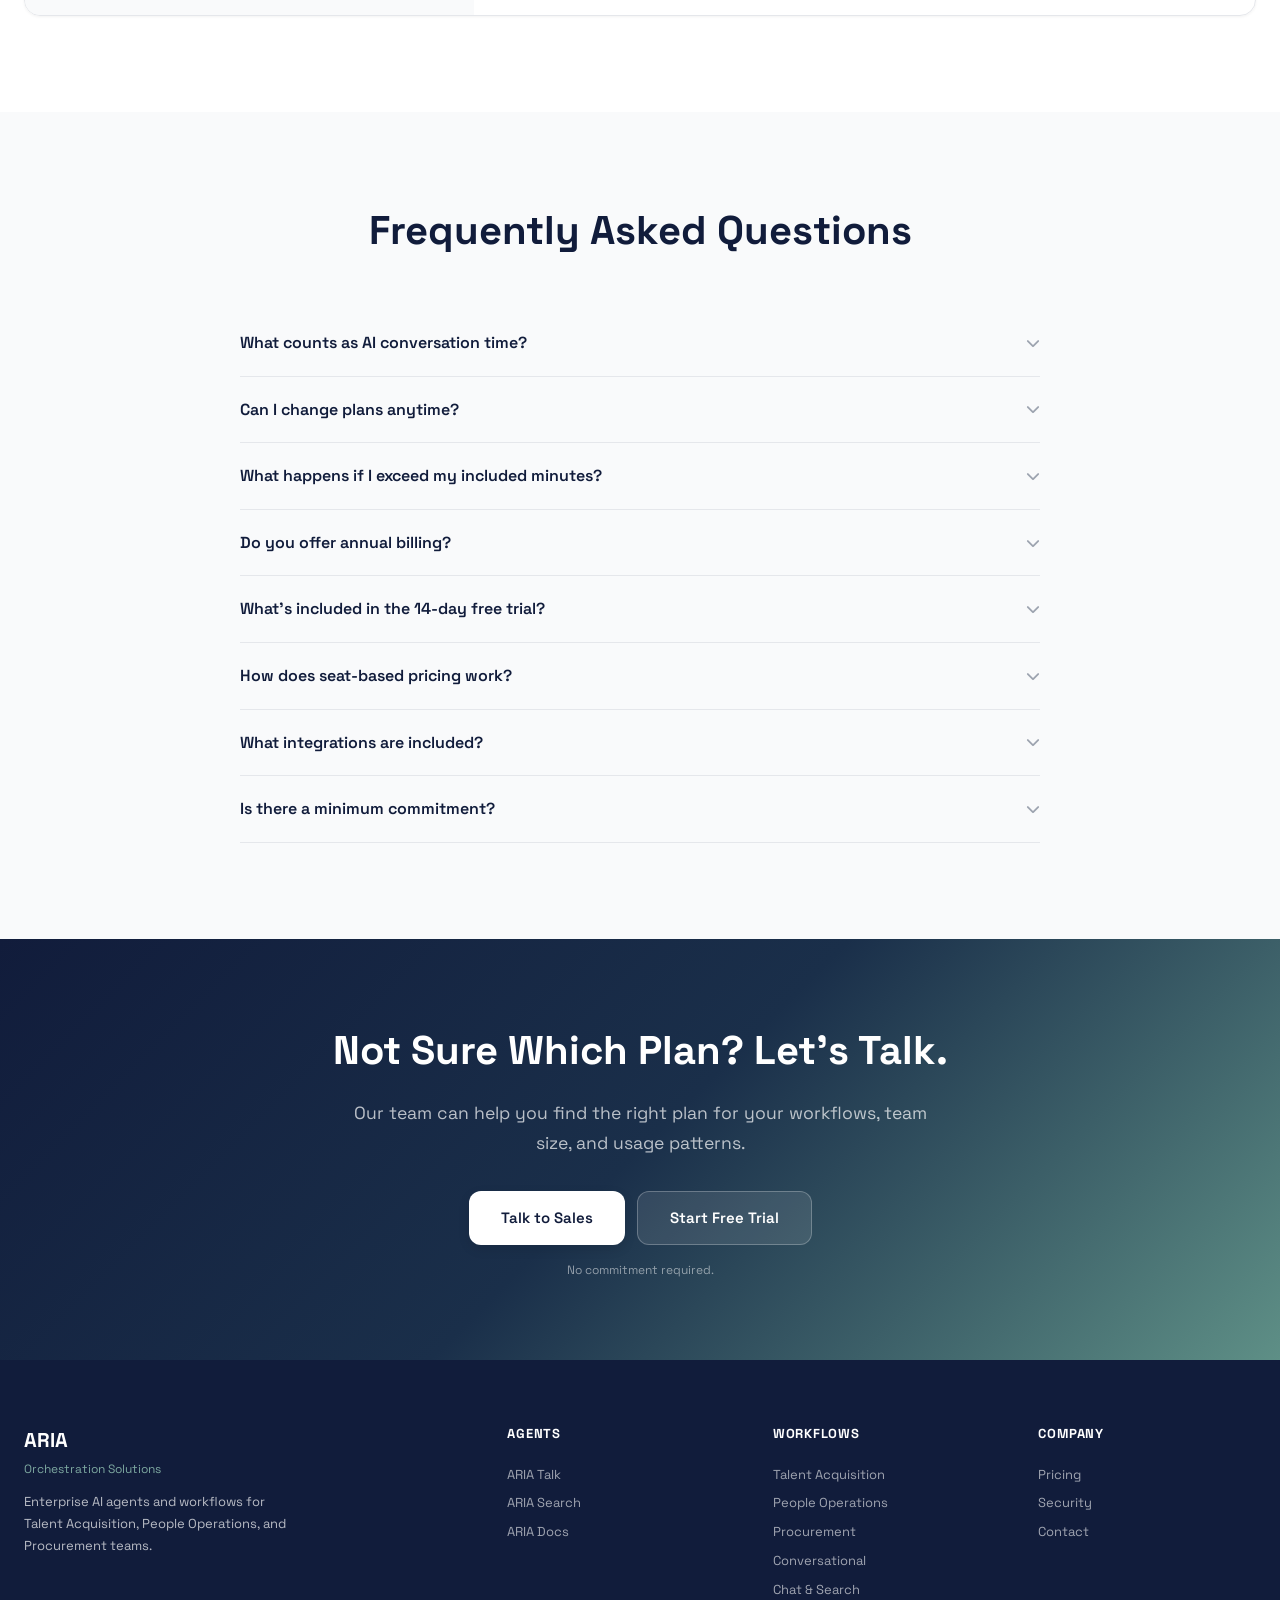
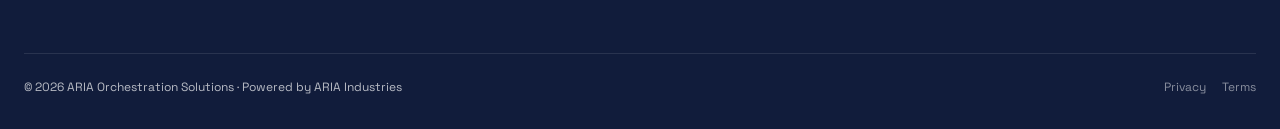
<file: pricing.html>
<!DOCTYPE html>
<html lang="en">
<head>
    <meta charset="UTF-8">
    <meta name="viewport" content="width=device-width, initial-scale=1.0">
    <title>Pricing — ARIA Orchestration Solutions</title>
    <meta name="description" content="Simple, transparent pricing for ARIA AI agents. Seat-based pricing with included LLM credits. Start with one workflow. Scale to unlimited. 14-day free trial on all plans.">
    <link rel="stylesheet" href="css/shared.css">
    <link rel="stylesheet" href="css/marketing.css">
    <link rel="stylesheet" href="https://cdnjs.cloudflare.com/ajax/libs/font-awesome/6.5.1/css/all.min.css">
</head>
<body>

<!-- ============================================================
     NAVIGATION
     ============================================================ -->
<nav class="nav">
    <div class="nav-inner">
        <a href="/" class="nav-brand">
            <div class="nav-brand-icon"><i class="fas fa-cube"></i></div>
            <div>ARIA <span class="nav-brand-sub">Orchestration Solutions</span></div>
        </a>
        <div class="nav-links">
            <div class="nav-dropdown">
                <span class="nav-link">Agents <i class="fas fa-chevron-down chevron"></i></span>
                <div class="dropdown-menu">
                    <div class="dropdown-label">AI Agents</div>
                    <a href="convo/" class="dropdown-item"><i class="fas fa-microphone-alt"></i> ARIA Talk</a>
                    <a href="agents/chat-search.html" class="dropdown-item"><i class="fas fa-search"></i> ARIA Search</a>
                    <a href="agents/document-generation.html" class="dropdown-item"><i class="fas fa-file-alt"></i> ARIA Docs <span class="dropdown-badge coming-soon">Coming Soon</span></a>
                </div>
            </div>
            <div class="nav-dropdown">
                <span class="nav-link">Workflows <i class="fas fa-chevron-down chevron"></i></span>
                <div class="dropdown-menu">
                    <div class="dropdown-label">By Agent</div>
                    <a href="workflows/conversational.html" class="dropdown-item"><i class="fas fa-comments"></i> Conversational</a>
                    <a href="workflows/chat-search.html" class="dropdown-item"><i class="fas fa-search"></i> Chat & Search</a>
                    <div class="dropdown-divider"></div>
                    <div class="dropdown-label">By Team</div>
                    <a href="workflows/talent-acquisition.html" class="dropdown-item"><i class="fas fa-user-tie"></i> Talent Acquisition</a>
                    <a href="workflows/people-operations.html" class="dropdown-item"><i class="fas fa-users"></i> People Operations</a>
                    <a href="workflows/procurement.html" class="dropdown-item"><i class="fas fa-box-open"></i> Procurement</a>
                </div>
            </div>
            <a href="pricing.html" class="nav-link active">Pricing</a>
            <a href="#" class="nav-cta"><i class="fas fa-calendar-alt"></i> Book a Demo</a>
        </div>
        <button class="nav-mobile"><i class="fas fa-bars"></i></button>
    </div>
</nav>

<!-- ============================================================
     HERO
     ============================================================ -->
<section class="hero">
    <div class="container">
        <div class="hero-inner fade-in-up" style="text-align:center">
            <div class="hero-tag"><i class="fas fa-tag"></i> Pricing</div>
            <h1>Simple, Transparent Pricing</h1>
            <p class="subtitle">Seat-based pricing with included LLM credits. Start with one workflow. Scale to unlimited. 14-day free trial on all plans.</p>
        </div>
    </div>
</section>

<!-- ============================================================
     3-TIER PRICING GRID
     ============================================================ -->
<section class="section">
    <div class="container">
        <div class="pricing-grid fade-in-up">
            <!-- Starter -->
            <div class="pricing-card">
                <h3>Starter</h3>
                <div class="price">$79 <span>/seat/mo</span></div>
                <p class="desc">Perfect for teams getting started with AI automation.</p>
                <ul class="pricing-features">
                    <li><i class="fas fa-check"></i> 1 Agent Workflow</li>
                    <li><i class="fas fa-check"></i> 20 min AI conversation time</li>
                    <li><i class="fas fa-check"></i> Pay-as-you-go LLM overage ($0.10/min)</li>
                    <li><i class="fas fa-check"></i> Voice, video & text modes</li>
                    <li><i class="fas fa-check"></i> Scored summaries & transcripts</li>
                    <li><i class="fas fa-check"></i> Email support</li>
                    <li><i class="fas fa-check"></i> Standard integrations</li>
                    <li><i class="fas fa-check"></i> 14-day free trial</li>
                </ul>
                <a href="#" class="btn btn-outline">Start Free Trial</a>
            </div>

            <!-- Professional (Featured) -->
            <div class="pricing-card featured">
                <div class="featured-tag">Most Popular</div>
                <h3>Professional</h3>
                <div class="price">$400 <span>/seat/mo</span></div>
                <p class="desc">For teams running multiple workflows across departments.</p>
                <ul class="pricing-features">
                    <li><i class="fas fa-check"></i> 5 Agent Workflows</li>
                    <li><i class="fas fa-check"></i> 100 min AI conversation time</li>
                    <li><i class="fas fa-check"></i> $50/mo LLM credits included</li>
                    <li><i class="fas fa-check"></i> All voice, video & text modes</li>
                    <li><i class="fas fa-check"></i> Scored summaries & transcripts</li>
                    <li><i class="fas fa-check"></i> Priority support</li>
                    <li><i class="fas fa-check"></i> All standard integrations</li>
                    <li><i class="fas fa-check"></i> Custom conversation scripts</li>
                    <li><i class="fas fa-check"></i> Custom scoring rubrics</li>
                    <li><i class="fas fa-check"></i> API access</li>
                    <li><i class="fas fa-check"></i> 14-day free trial</li>
                </ul>
                <a href="#" class="btn btn-primary">Start Free Trial</a>
            </div>

            <!-- Enterprise -->
            <div class="pricing-card">
                <h3>Enterprise</h3>
                <div class="price">$2,500 <span>/seat/mo</span></div>
                <p class="desc">For organizations requiring unlimited scale and customization.</p>
                <ul class="pricing-features">
                    <li><i class="fas fa-check"></i> Unlimited Agent Workflows</li>
                    <li><i class="fas fa-check"></i> Unlimited AI conversation time</li>
                    <li><i class="fas fa-check"></i> $250/mo LLM credits included</li>
                    <li><i class="fas fa-check"></i> All voice, video & text modes</li>
                    <li><i class="fas fa-check"></i> Custom AI agent personas</li>
                    <li><i class="fas fa-check"></i> Custom AI training</li>
                    <li><i class="fas fa-check"></i> Dedicated Customer Success Manager</li>
                    <li><i class="fas fa-check"></i> SSO / SAML authentication</li>
                    <li><i class="fas fa-check"></i> Custom integrations (Workday, Salesforce, ServiceNow)</li>
                    <li><i class="fas fa-check"></i> Advanced analytics dashboard</li>
                    <li><i class="fas fa-check"></i> White-label option</li>
                    <li><i class="fas fa-check"></i> SLA (99.9%)</li>
                    <li><i class="fas fa-check"></i> Audit logs</li>
                </ul>
                <a href="#" class="btn btn-outline">Talk to Sales</a>
            </div>
        </div>
    </div>
</section>

<!-- ============================================================
     LLM CREDITS EXPLAINER
     ============================================================ -->
<section class="section section-gray">
    <div class="container">
        <div class="section-header fade-in-up">
            <h2 class="section-title">How LLM Credits Work</h2>
        </div>
        <div class="grid-3 fade-in-up">
            <div class="card">
                <div class="card-icon green"><i class="fas fa-clock"></i></div>
                <h3>Included Minutes</h3>
                <p>Each plan includes a set amount of AI conversation time per seat per month. Only active AI time counts — setup, idle time, and configuration don't use credits.</p>
            </div>
            <div class="card">
                <div class="card-icon green"><i class="fas fa-layer-group"></i></div>
                <h3>Overage Rates</h3>
                <p>If you exceed your included minutes, overage is billed at $0.10/minute. Enterprise plans include volume pricing for high-usage teams. No surprises — you can set usage alerts.</p>
            </div>
            <div class="card">
                <div class="card-icon green"><i class="fas fa-sync-alt"></i></div>
                <h3>Monthly Reset</h3>
                <p>Credits reset at the start of each billing cycle. Unused credits don't roll over. Upgrade anytime to increase your allocation.</p>
            </div>
        </div>
    </div>
</section>

<!-- ============================================================
     FEATURE COMPARISON TABLE
     ============================================================ -->
<section class="section">
    <div class="container">
        <div class="section-header fade-in-up">
            <h2 class="section-title">Feature Comparison</h2>
        </div>
        <div class="fade-in-up">
            <table class="comparison-table">
                <thead>
                    <tr>
                        <th>Feature</th>
                        <th>Starter</th>
                        <th>Professional</th>
                        <th>Enterprise</th>
                    </tr>
                </thead>
                <tbody>
                    <tr>
                        <td>Agent Workflows</td>
                        <td>1</td>
                        <td>5</td>
                        <td>Unlimited</td>
                    </tr>
                    <tr>
                        <td>AI Conversation Minutes</td>
                        <td>20/mo</td>
                        <td>100/mo</td>
                        <td>Unlimited</td>
                    </tr>
                    <tr>
                        <td>LLM Credits Included</td>
                        <td>&mdash;</td>
                        <td>$50/mo</td>
                        <td>$250/mo</td>
                    </tr>
                    <tr>
                        <td>LLM Overage Rate</td>
                        <td>$0.10/min</td>
                        <td>$0.10/min</td>
                        <td>Custom</td>
                    </tr>
                    <tr>
                        <td>Voice, Video & Text</td>
                        <td><i class="fas fa-check"></i></td>
                        <td><i class="fas fa-check"></i></td>
                        <td><i class="fas fa-check"></i></td>
                    </tr>
                    <tr>
                        <td>Scored Summaries</td>
                        <td><i class="fas fa-check"></i></td>
                        <td><i class="fas fa-check"></i></td>
                        <td><i class="fas fa-check"></i></td>
                    </tr>
                    <tr>
                        <td>Full Transcripts</td>
                        <td><i class="fas fa-check"></i></td>
                        <td><i class="fas fa-check"></i></td>
                        <td><i class="fas fa-check"></i></td>
                    </tr>
                    <tr>
                        <td>Custom Scripts</td>
                        <td><i class="fas fa-times"></i></td>
                        <td><i class="fas fa-check"></i></td>
                        <td><i class="fas fa-check"></i></td>
                    </tr>
                    <tr>
                        <td>Custom Scoring</td>
                        <td><i class="fas fa-times"></i></td>
                        <td><i class="fas fa-check"></i></td>
                        <td><i class="fas fa-check"></i></td>
                    </tr>
                    <tr>
                        <td>API Access</td>
                        <td><i class="fas fa-times"></i></td>
                        <td><i class="fas fa-check"></i></td>
                        <td><i class="fas fa-check"></i></td>
                    </tr>
                    <tr>
                        <td>Custom Agent Personas</td>
                        <td><i class="fas fa-times"></i></td>
                        <td><i class="fas fa-times"></i></td>
                        <td><i class="fas fa-check"></i></td>
                    </tr>
                    <tr>
                        <td>SSO / SAML</td>
                        <td><i class="fas fa-times"></i></td>
                        <td><i class="fas fa-times"></i></td>
                        <td><i class="fas fa-check"></i></td>
                    </tr>
                    <tr>
                        <td>Custom Integrations</td>
                        <td><i class="fas fa-times"></i></td>
                        <td><i class="fas fa-times"></i></td>
                        <td><i class="fas fa-check"></i></td>
                    </tr>
                    <tr>
                        <td>White-Label</td>
                        <td><i class="fas fa-times"></i></td>
                        <td><i class="fas fa-times"></i></td>
                        <td><i class="fas fa-check"></i></td>
                    </tr>
                    <tr>
                        <td>Dedicated CSM</td>
                        <td><i class="fas fa-times"></i></td>
                        <td><i class="fas fa-times"></i></td>
                        <td><i class="fas fa-check"></i></td>
                    </tr>
                    <tr>
                        <td>SLA</td>
                        <td>&mdash;</td>
                        <td>&mdash;</td>
                        <td>99.9%</td>
                    </tr>
                    <tr>
                        <td>Audit Logs</td>
                        <td><i class="fas fa-times"></i></td>
                        <td><i class="fas fa-times"></i></td>
                        <td><i class="fas fa-check"></i></td>
                    </tr>
                    <tr>
                        <td>Support</td>
                        <td>Email</td>
                        <td>Priority</td>
                        <td>Dedicated</td>
                    </tr>
                </tbody>
            </table>
        </div>
    </div>
</section>

<!-- ============================================================
     FAQ ACCORDION
     ============================================================ -->
<section class="section section-gray">
    <div class="container">
        <div class="section-header fade-in-up">
            <h2 class="section-title">Frequently Asked Questions</h2>
        </div>
        <div class="faq-list fade-in-up">
            <div class="faq-item">
                <div class="faq-q">What counts as AI conversation time? <i class="fas fa-chevron-down"></i></div>
                <div class="faq-a">
                    <p>Only active AI speaking and listening time is counted. Setup, configuration, idle time, and review of results don't consume minutes. A typical screening conversation uses 8-12 minutes.</p>
                </div>
            </div>
            <div class="faq-item">
                <div class="faq-q">Can I change plans anytime? <i class="fas fa-chevron-down"></i></div>
                <div class="faq-a">
                    <p>Yes. Upgrade or downgrade at any time. Changes take effect at the start of your next billing cycle. No penalties for switching.</p>
                </div>
            </div>
            <div class="faq-item">
                <div class="faq-q">What happens if I exceed my included minutes? <i class="fas fa-chevron-down"></i></div>
                <div class="faq-a">
                    <p>Overage is billed at $0.10 per minute at the end of the month. You can set usage alerts to avoid surprises. Enterprise plans offer custom volume pricing.</p>
                </div>
            </div>
            <div class="faq-item">
                <div class="faq-q">Do you offer annual billing? <i class="fas fa-chevron-down"></i></div>
                <div class="faq-a">
                    <p>Yes. Annual plans receive a 20% discount. Contact sales for annual pricing on Professional and Enterprise plans.</p>
                </div>
            </div>
            <div class="faq-item">
                <div class="faq-q">What's included in the 14-day free trial? <i class="fas fa-chevron-down"></i></div>
                <div class="faq-a">
                    <p>Full access to all features in your selected plan. No credit card required to start. At the end of the trial, choose a plan to continue.</p>
                </div>
            </div>
            <div class="faq-item">
                <div class="faq-q">How does seat-based pricing work? <i class="fas fa-chevron-down"></i></div>
                <div class="faq-a">
                    <p>Each seat is one user with full access to their plan's features. All seats on an account must be on the same plan. Volume discounts available for 10+ seats.</p>
                </div>
            </div>
            <div class="faq-item">
                <div class="faq-q">What integrations are included? <i class="fas fa-chevron-down"></i></div>
                <div class="faq-a">
                    <p>Starter and Professional include standard integrations: Slack, Calendar, Webhooks, and common ATS/VMS connectors. Enterprise adds custom integrations with Workday, Salesforce, ServiceNow, and any system via API.</p>
                </div>
            </div>
            <div class="faq-item">
                <div class="faq-q">Is there a minimum commitment? <i class="fas fa-chevron-down"></i></div>
                <div class="faq-a">
                    <p>No. Monthly plans have no minimum commitment. Cancel anytime. Annual plans require a 12-month commitment with the 20% discount.</p>
                </div>
            </div>
        </div>
    </div>
</section>

<!-- ============================================================
     CTA
     ============================================================ -->
<section class="cta-section">
    <div class="container fade-in-up">
        <h2>Not Sure Which Plan? Let's Talk.</h2>
        <p>Our team can help you find the right plan for your workflows, team size, and usage patterns.</p>
        <div class="btn-group">
            <a href="#" class="btn btn-white btn-lg">Talk to Sales</a>
            <a href="#" class="btn btn-ghost btn-lg">Start Free Trial</a>
        </div>
        <div class="cta-sub">No commitment required.</div>
    </div>
</section>

<!-- ============================================================
     FOOTER
     ============================================================ -->
<footer class="footer">
    <div class="container">
        <div class="footer-grid">
            <div class="footer-brand">
                <div class="footer-brand-name">ARIA</div>
                <div class="footer-brand-sub">Orchestration Solutions</div>
                <p>Enterprise AI agents and workflows for Talent Acquisition, People Operations, and Procurement teams.</p>
            </div>
            <div class="footer-col"><h4>Agents</h4><a href="convo/">ARIA Talk</a><a href="agents/chat-search.html">ARIA Search</a><a href="agents/document-generation.html">ARIA Docs</a></div>
            <div class="footer-col"><h4>Workflows</h4><a href="workflows/talent-acquisition.html">Talent Acquisition</a><a href="workflows/people-operations.html">People Operations</a><a href="workflows/procurement.html">Procurement</a><a href="workflows/conversational.html">Conversational</a><a href="workflows/chat-search.html">Chat & Search</a></div>
            <div class="footer-col"><h4>Company</h4><a href="pricing.html">Pricing</a><a href="#">Security</a><a href="#">Contact</a></div>
        </div>
        <div class="footer-bottom">
            <span>&copy; 2026 ARIA Orchestration Solutions &middot; Powered by ARIA Industries</span>
            <div><a href="#">Privacy</a><a href="#">Terms</a></div>
        </div>
    </div>
</footer>

<script src="js/shared.js"></script>
<script src="js/animations.js"></script>
</body>
</html>
</file>
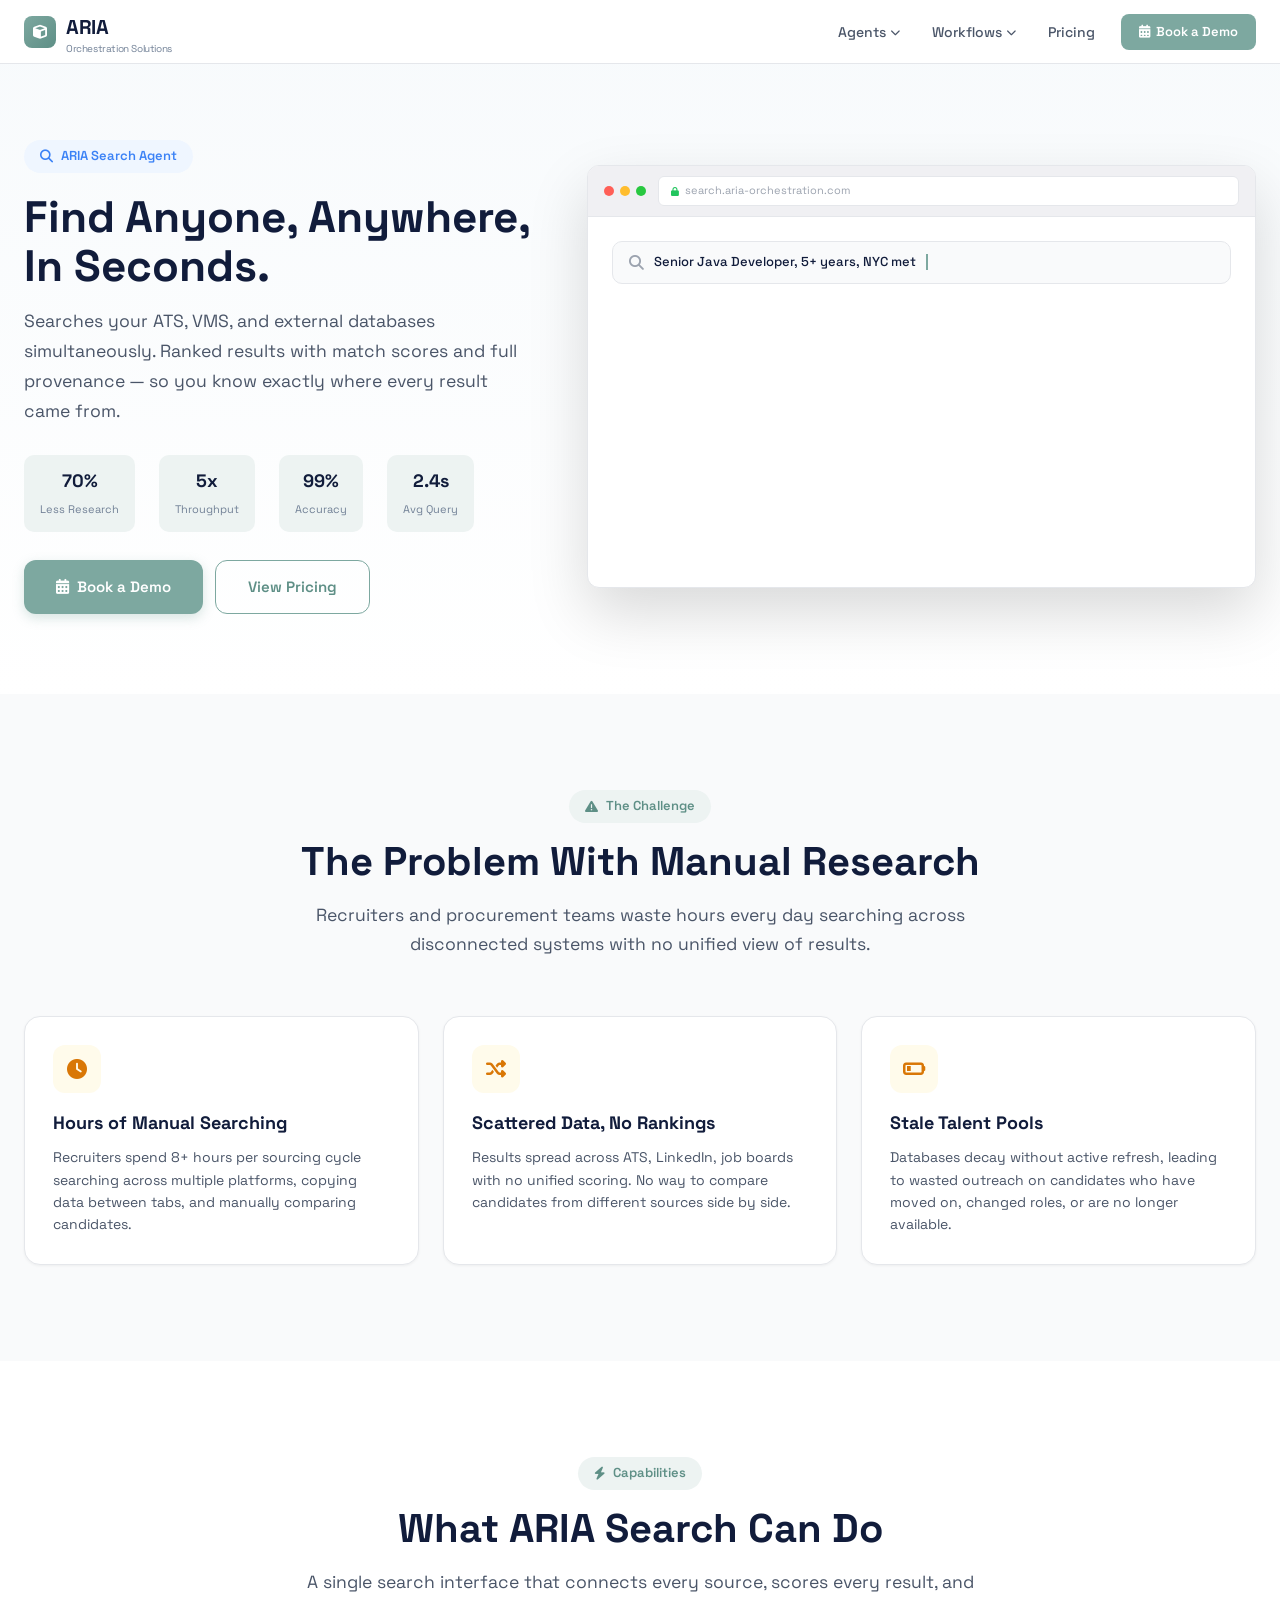
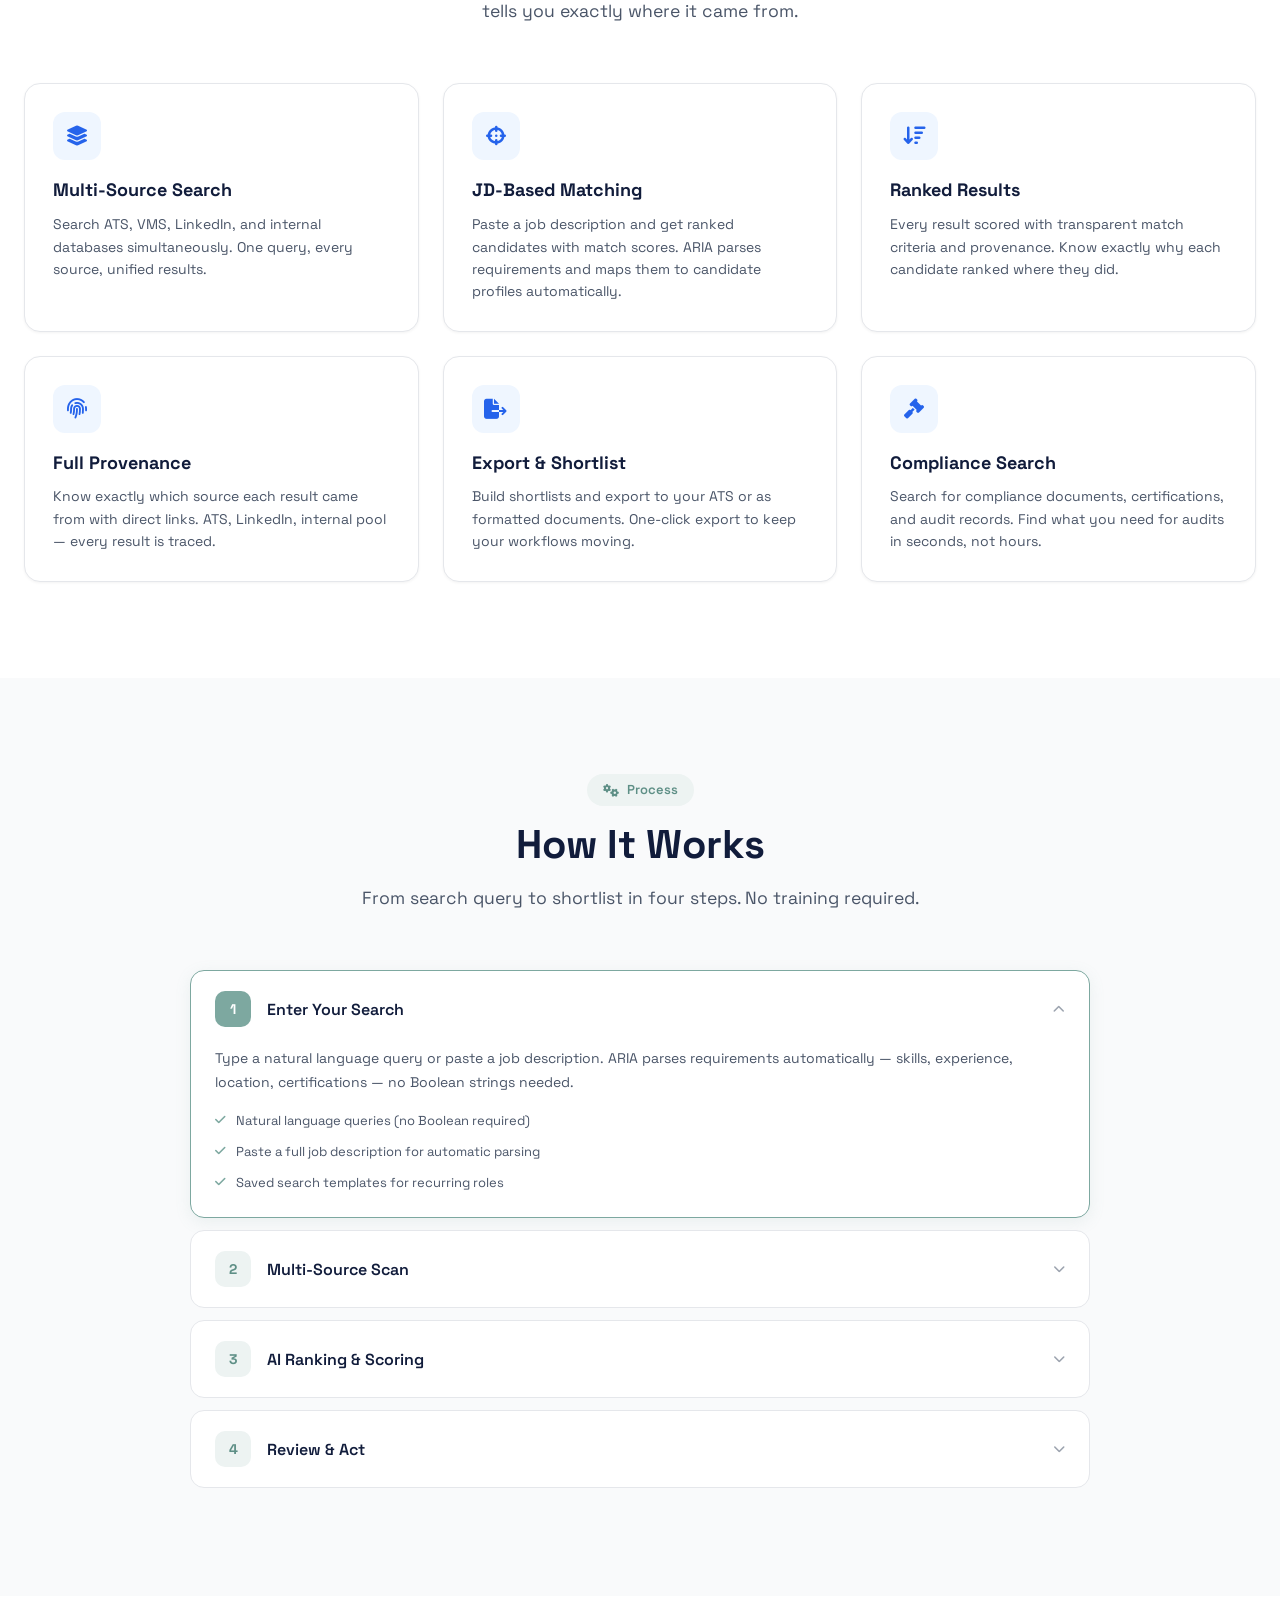
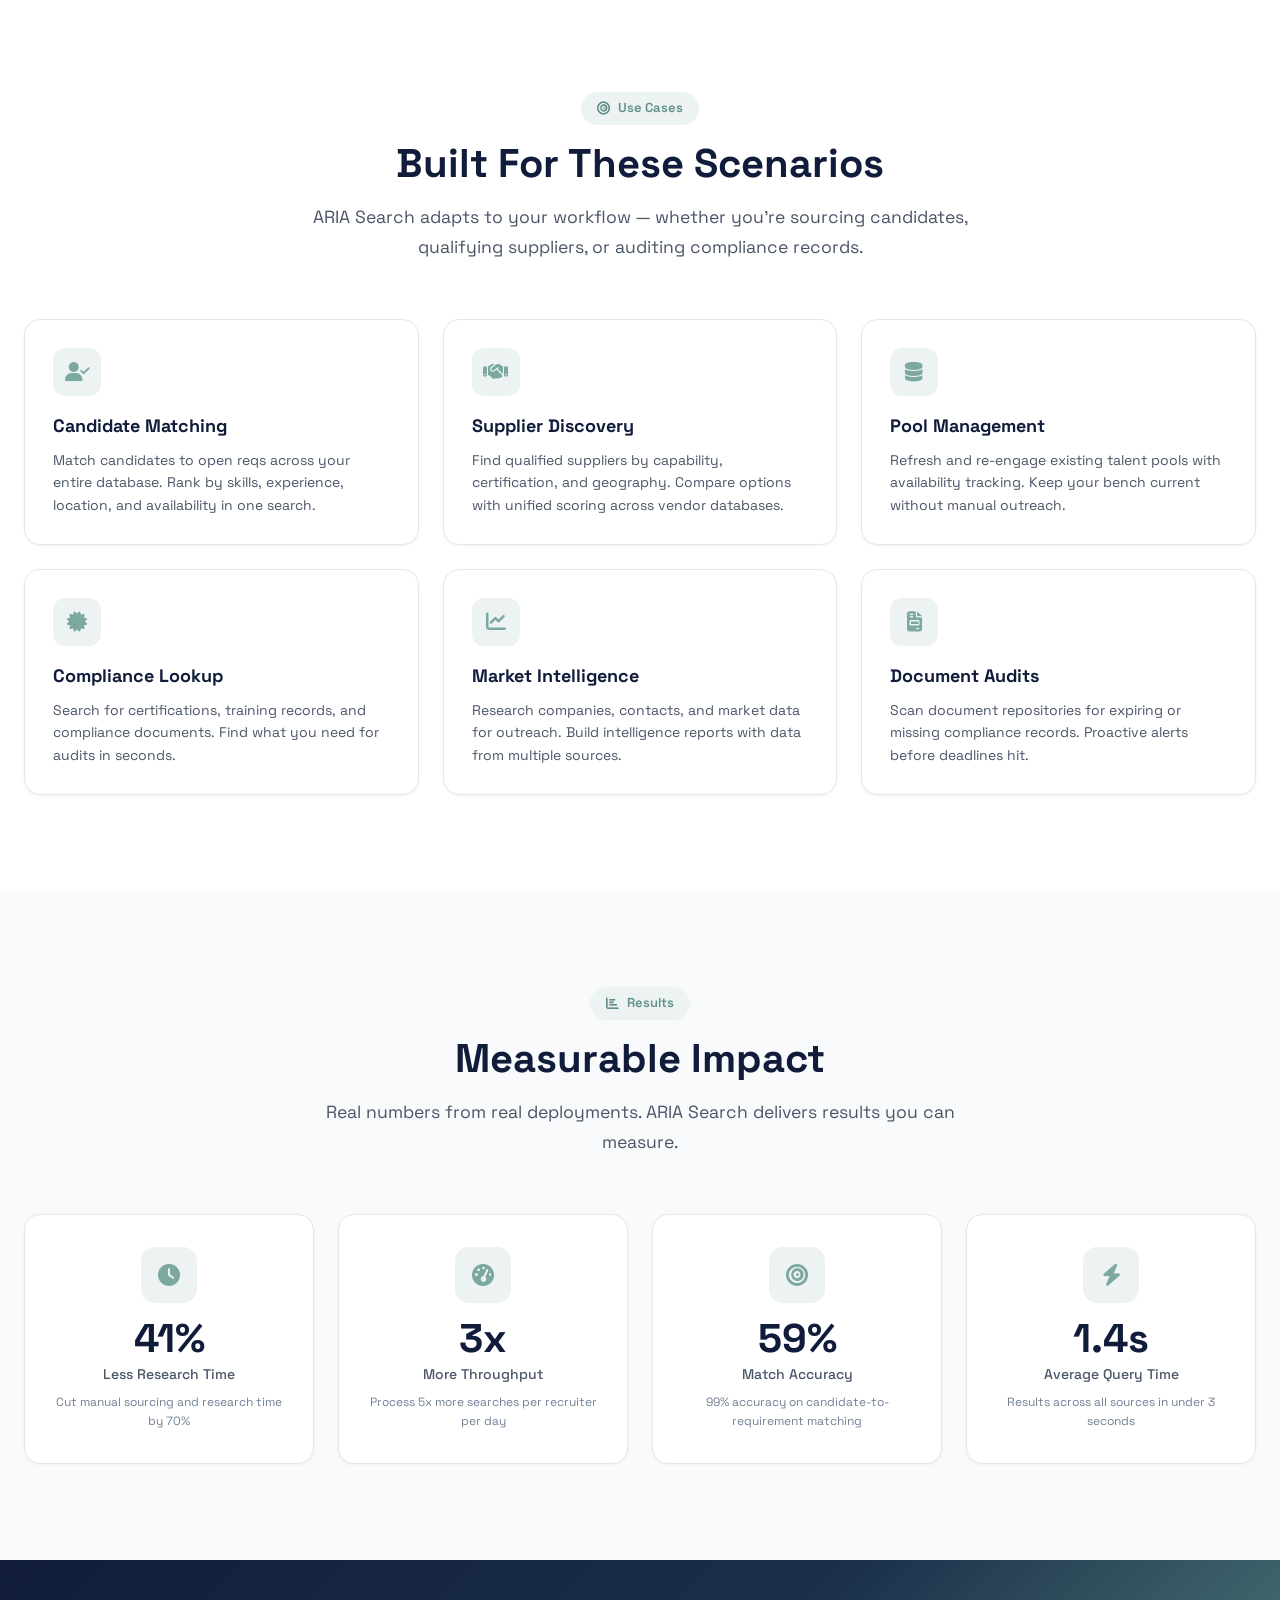
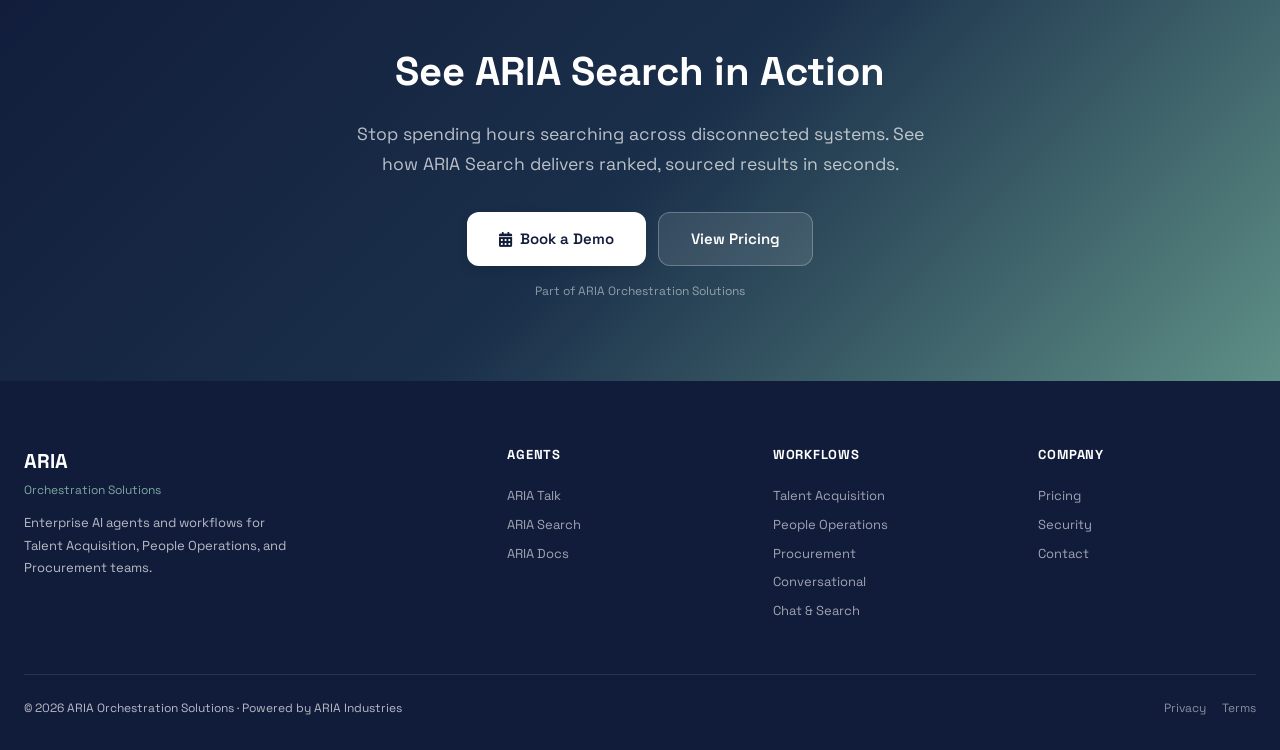
<file: agents/chat-search.html>
<!DOCTYPE html>
<html lang="en">
<head>
    <meta charset="UTF-8">
    <meta name="viewport" content="width=device-width, initial-scale=1.0">
    <title>ARIA Search Agent — Find Anyone, Anywhere, In Seconds</title>
    <meta name="description" content="ARIA Search searches your ATS, VMS, and external databases simultaneously. Ranked results with match scores and full provenance.">
    <link rel="stylesheet" href="../css/shared.css">
    <link rel="stylesheet" href="../css/marketing.css">
    <link rel="stylesheet" href="https://cdnjs.cloudflare.com/ajax/libs/font-awesome/6.5.1/css/all.min.css">
</head>
<body>

<!-- ============================================================
     NAVIGATION
     ============================================================ -->
<nav class="nav">
    <div class="nav-inner">
        <a href="../" class="nav-brand">
            <div class="nav-brand-icon"><i class="fas fa-cube"></i></div>
            <div>ARIA <span class="nav-brand-sub">Orchestration Solutions</span></div>
        </a>
        <div class="nav-links">
            <div class="nav-dropdown">
                <span class="nav-link">Agents <i class="fas fa-chevron-down chevron"></i></span>
                <div class="dropdown-menu">
                    <div class="dropdown-label">AI Agents</div>
                    <a href="../convo/" class="dropdown-item"><i class="fas fa-microphone-alt"></i> ARIA Talk</a>
                    <a href="../agents/chat-search.html" class="dropdown-item"><i class="fas fa-search"></i> ARIA Search</a>
                    <a href="../agents/document-generation.html" class="dropdown-item"><i class="fas fa-file-alt"></i> ARIA Docs <span class="dropdown-badge coming-soon">Coming Soon</span></a>
                </div>
            </div>
            <div class="nav-dropdown">
                <span class="nav-link">Workflows <i class="fas fa-chevron-down chevron"></i></span>
                <div class="dropdown-menu">
                    <div class="dropdown-label">By Agent</div>
                    <a href="../workflows/conversational.html" class="dropdown-item"><i class="fas fa-comments"></i> Conversational</a>
                    <a href="../workflows/chat-search.html" class="dropdown-item"><i class="fas fa-search"></i> Chat & Search</a>
                    <div class="dropdown-divider"></div>
                    <div class="dropdown-label">By Team</div>
                    <a href="../workflows/talent-acquisition.html" class="dropdown-item"><i class="fas fa-user-tie"></i> Talent Acquisition</a>
                    <a href="../workflows/people-operations.html" class="dropdown-item"><i class="fas fa-users"></i> People Operations</a>
                    <a href="../workflows/procurement.html" class="dropdown-item"><i class="fas fa-box-open"></i> Procurement</a>
                </div>
            </div>
            <a href="../pricing.html" class="nav-link">Pricing</a>
            <a href="#" class="nav-cta"><i class="fas fa-calendar-alt"></i> Book a Demo</a>
        </div>
        <button class="nav-mobile"><i class="fas fa-bars"></i></button>
    </div>
</nav>

<!-- ============================================================
     AGENT HERO
     ============================================================ -->
<section class="agent-hero">
    <div class="container">
        <div class="agent-hero-grid">
            <!-- Left Column -->
            <div class="agent-hero-text fade-in-up">
                <div class="agent-label" style="background:#EFF6FF;color:#3B82F6"><i class="fas fa-search"></i> ARIA Search Agent</div>
                <h1>Find Anyone, Anywhere, In Seconds.</h1>
                <p class="subtitle">Searches your ATS, VMS, and external databases simultaneously. Ranked results with match scores and full provenance — so you know exactly where every result came from.</p>
                <div class="agent-hero-stats">
                    <div class="agent-hero-stat">
                        <strong>70%</strong>
                        <span>Less Research</span>
                    </div>
                    <div class="agent-hero-stat">
                        <strong>5x</strong>
                        <span>Throughput</span>
                    </div>
                    <div class="agent-hero-stat">
                        <strong>99%</strong>
                        <span>Accuracy</span>
                    </div>
                    <div class="agent-hero-stat">
                        <strong>2.4s</strong>
                        <span>Avg Query</span>
                    </div>
                </div>
                <div class="btn-group">
                    <a href="#" class="btn btn-primary btn-lg"><i class="fas fa-calendar-alt"></i> Book a Demo</a>
                    <a href="../pricing.html" class="btn btn-outline btn-lg">View Pricing</a>
                </div>
            </div>

            <!-- Right Column — Browser Chrome Mockup -->
            <div class="fade-in-up delay-2">
                <div class="browser-chrome">
                    <div class="browser-bar">
                        <div class="browser-dots"><span></span><span></span><span></span></div>
                        <div class="browser-url"><i class="fas fa-lock"></i> search.aria-orchestration.com</div>
                    </div>
                    <div class="browser-body">
                        <div class="search-mockup search-typewriter" data-query="Senior Java Developer, 5+ years, NYC metro area">
                            <div class="search-bar-mock">
                                <i class="fas fa-search"></i>
                                <span class="query"></span>
                                <span class="cursor"></span>
                            </div>
                            <div class="search-meta" style="opacity:0;transition:opacity 0.4s ease">247 candidates found across 3 sources in 2.4s</div>
                            <div class="search-result" style="opacity:0;transform:translateY(10px);transition:opacity 0.4s ease, transform 0.4s ease">
                                <div class="search-score">95%</div>
                                <div class="search-result-info">
                                    <h5>Sarah Kim</h5>
                                    <p>8 yrs Java &middot; AWS &middot; Spring Boot &middot; NYC</p>
                                </div>
                                <div class="search-source" style="background:#EFF6FF;color:#3B82F6">ATS</div>
                            </div>
                            <div class="search-result" style="opacity:0;transform:translateY(10px);transition:opacity 0.4s ease, transform 0.4s ease">
                                <div class="search-score">91%</div>
                                <div class="search-result-info">
                                    <h5>Michael Patel</h5>
                                    <p>6 yrs Java &middot; Kubernetes &middot; NJ</p>
                                </div>
                                <div class="search-source" style="background:#EFF6FF;color:#2563EB">LinkedIn</div>
                            </div>
                            <div class="search-result" style="opacity:0;transform:translateY(10px);transition:opacity 0.4s ease, transform 0.4s ease">
                                <div class="search-score">88%</div>
                                <div class="search-result-info">
                                    <h5>Angela Liu</h5>
                                    <p>5 yrs Java &middot; React &middot; Remote</p>
                                </div>
                                <div class="search-source" style="background:var(--aria-light-green);color:var(--aria-green-dark)">Internal Pool</div>
                            </div>
                        </div>
                    </div>
                </div>
            </div>
        </div>
    </div>
</section>

<!-- ============================================================
     THE PROBLEM
     ============================================================ -->
<section class="section section-gray">
    <div class="container">
        <div class="section-header fade-in-up">
            <div class="section-tag"><i class="fas fa-exclamation-triangle"></i> The Challenge</div>
            <h2 class="section-title">The Problem With Manual Research</h2>
            <p class="section-subtitle">Recruiters and procurement teams waste hours every day searching across disconnected systems with no unified view of results.</p>
        </div>
        <div class="grid-3">
            <div class="card fade-in-up delay-1">
                <div class="card-icon amber"><i class="fas fa-clock"></i></div>
                <h3>Hours of Manual Searching</h3>
                <p>Recruiters spend 8+ hours per sourcing cycle searching across multiple platforms, copying data between tabs, and manually comparing candidates.</p>
            </div>
            <div class="card fade-in-up delay-2">
                <div class="card-icon amber"><i class="fas fa-random"></i></div>
                <h3>Scattered Data, No Rankings</h3>
                <p>Results spread across ATS, LinkedIn, job boards with no unified scoring. No way to compare candidates from different sources side by side.</p>
            </div>
            <div class="card fade-in-up delay-3">
                <div class="card-icon amber"><i class="fas fa-battery-quarter"></i></div>
                <h3>Stale Talent Pools</h3>
                <p>Databases decay without active refresh, leading to wasted outreach on candidates who have moved on, changed roles, or are no longer available.</p>
            </div>
        </div>
    </div>
</section>

<!-- ============================================================
     CAPABILITIES
     ============================================================ -->
<section class="section">
    <div class="container">
        <div class="section-header fade-in-up">
            <div class="section-tag"><i class="fas fa-bolt"></i> Capabilities</div>
            <h2 class="section-title">What ARIA Search Can Do</h2>
            <p class="section-subtitle">A single search interface that connects every source, scores every result, and tells you exactly where it came from.</p>
        </div>
        <div class="grid-3">
            <div class="card fade-in-up delay-1">
                <div class="card-icon blue"><i class="fas fa-layer-group"></i></div>
                <h3>Multi-Source Search</h3>
                <p>Search ATS, VMS, LinkedIn, and internal databases simultaneously. One query, every source, unified results.</p>
            </div>
            <div class="card fade-in-up delay-2">
                <div class="card-icon blue"><i class="fas fa-crosshairs"></i></div>
                <h3>JD-Based Matching</h3>
                <p>Paste a job description and get ranked candidates with match scores. ARIA parses requirements and maps them to candidate profiles automatically.</p>
            </div>
            <div class="card fade-in-up delay-3">
                <div class="card-icon blue"><i class="fas fa-sort-amount-down"></i></div>
                <h3>Ranked Results</h3>
                <p>Every result scored with transparent match criteria and provenance. Know exactly why each candidate ranked where they did.</p>
            </div>
            <div class="card fade-in-up delay-1">
                <div class="card-icon blue"><i class="fas fa-fingerprint"></i></div>
                <h3>Full Provenance</h3>
                <p>Know exactly which source each result came from with direct links. ATS, LinkedIn, internal pool — every result is traced.</p>
            </div>
            <div class="card fade-in-up delay-2">
                <div class="card-icon blue"><i class="fas fa-file-export"></i></div>
                <h3>Export & Shortlist</h3>
                <p>Build shortlists and export to your ATS or as formatted documents. One-click export to keep your workflows moving.</p>
            </div>
            <div class="card fade-in-up delay-3">
                <div class="card-icon blue"><i class="fas fa-gavel"></i></div>
                <h3>Compliance Search</h3>
                <p>Search for compliance documents, certifications, and audit records. Find what you need for audits in seconds, not hours.</p>
            </div>
        </div>
    </div>
</section>

<!-- ============================================================
     HOW IT WORKS
     ============================================================ -->
<section class="section section-gray">
    <div class="container">
        <div class="section-header fade-in-up">
            <div class="section-tag"><i class="fas fa-cogs"></i> Process</div>
            <h2 class="section-title">How It Works</h2>
            <p class="section-subtitle">From search query to shortlist in four steps. No training required.</p>
        </div>
        <div class="steps-accordion fade-in-up">
            <div class="step-item active">
                <div class="step-header">
                    <div class="step-number">1</div>
                    <h3>Enter Your Search</h3>
                    <i class="fas fa-chevron-down step-toggle"></i>
                </div>
                <div class="step-body">
                    <p>Type a natural language query or paste a job description. ARIA parses requirements automatically — skills, experience, location, certifications — no Boolean strings needed.</p>
                    <div class="step-features">
                        <div class="step-feature"><i class="fas fa-check"></i> Natural language queries (no Boolean required)</div>
                        <div class="step-feature"><i class="fas fa-check"></i> Paste a full job description for automatic parsing</div>
                        <div class="step-feature"><i class="fas fa-check"></i> Saved search templates for recurring roles</div>
                    </div>
                </div>
            </div>
            <div class="step-item">
                <div class="step-header">
                    <div class="step-number">2</div>
                    <h3>Multi-Source Scan</h3>
                    <i class="fas fa-chevron-down step-toggle"></i>
                </div>
                <div class="step-body">
                    <p>ARIA searches across all connected sources simultaneously — ATS, VMS, LinkedIn, internal pools. Every source is queried in parallel for maximum speed.</p>
                    <div class="step-features">
                        <div class="step-feature"><i class="fas fa-check"></i> Parallel search across all connected sources</div>
                        <div class="step-feature"><i class="fas fa-check"></i> ATS, VMS, LinkedIn, and internal databases</div>
                        <div class="step-feature"><i class="fas fa-check"></i> Average query time: 2.4 seconds</div>
                    </div>
                </div>
            </div>
            <div class="step-item">
                <div class="step-header">
                    <div class="step-number">3</div>
                    <h3>AI Ranking & Scoring</h3>
                    <i class="fas fa-chevron-down step-toggle"></i>
                </div>
                <div class="step-body">
                    <p>Results are scored against your criteria with transparent match breakdowns. Every score is explainable — no black-box rankings.</p>
                    <div class="step-features">
                        <div class="step-feature"><i class="fas fa-check"></i> Transparent match score with criteria breakdown</div>
                        <div class="step-feature"><i class="fas fa-check"></i> Skills, experience, location, and availability weighting</div>
                        <div class="step-feature"><i class="fas fa-check"></i> Adjustable scoring criteria per search</div>
                    </div>
                </div>
            </div>
            <div class="step-item">
                <div class="step-header">
                    <div class="step-number">4</div>
                    <h3>Review & Act</h3>
                    <i class="fas fa-chevron-down step-toggle"></i>
                </div>
                <div class="step-body">
                    <p>Browse ranked results, build shortlists, export profiles, or trigger outreach workflows. Everything you need to move from search to action in one place.</p>
                    <div class="step-features">
                        <div class="step-feature"><i class="fas fa-check"></i> Build and share shortlists with hiring managers</div>
                        <div class="step-feature"><i class="fas fa-check"></i> Export profiles to your ATS or as formatted documents</div>
                        <div class="step-feature"><i class="fas fa-check"></i> Trigger outreach workflows directly from results</div>
                    </div>
                </div>
            </div>
        </div>
    </div>
</section>

<!-- ============================================================
     USE CASES
     ============================================================ -->
<section class="section">
    <div class="container">
        <div class="section-header fade-in-up">
            <div class="section-tag"><i class="fas fa-bullseye"></i> Use Cases</div>
            <h2 class="section-title">Built For These Scenarios</h2>
            <p class="section-subtitle">ARIA Search adapts to your workflow — whether you're sourcing candidates, qualifying suppliers, or auditing compliance records.</p>
        </div>
        <div class="grid-3">
            <div class="card fade-in-up delay-1">
                <div class="card-icon green"><i class="fas fa-user-check"></i></div>
                <h3>Candidate Matching</h3>
                <p>Match candidates to open reqs across your entire database. Rank by skills, experience, location, and availability in one search.</p>
            </div>
            <div class="card fade-in-up delay-2">
                <div class="card-icon green"><i class="fas fa-handshake"></i></div>
                <h3>Supplier Discovery</h3>
                <p>Find qualified suppliers by capability, certification, and geography. Compare options with unified scoring across vendor databases.</p>
            </div>
            <div class="card fade-in-up delay-3">
                <div class="card-icon green"><i class="fas fa-database"></i></div>
                <h3>Pool Management</h3>
                <p>Refresh and re-engage existing talent pools with availability tracking. Keep your bench current without manual outreach.</p>
            </div>
            <div class="card fade-in-up delay-1">
                <div class="card-icon green"><i class="fas fa-certificate"></i></div>
                <h3>Compliance Lookup</h3>
                <p>Search for certifications, training records, and compliance documents. Find what you need for audits in seconds.</p>
            </div>
            <div class="card fade-in-up delay-2">
                <div class="card-icon green"><i class="fas fa-chart-line"></i></div>
                <h3>Market Intelligence</h3>
                <p>Research companies, contacts, and market data for outreach. Build intelligence reports with data from multiple sources.</p>
            </div>
            <div class="card fade-in-up delay-3">
                <div class="card-icon green"><i class="fas fa-file-invoice"></i></div>
                <h3>Document Audits</h3>
                <p>Scan document repositories for expiring or missing compliance records. Proactive alerts before deadlines hit.</p>
            </div>
        </div>
    </div>
</section>

<!-- ============================================================
     METRICS
     ============================================================ -->
<section class="section section-gray">
    <div class="container">
        <div class="section-header fade-in-up">
            <div class="section-tag"><i class="fas fa-chart-bar"></i> Results</div>
            <h2 class="section-title">Measurable Impact</h2>
            <p class="section-subtitle">Real numbers from real deployments. ARIA Search delivers results you can measure.</p>
        </div>
        <div class="stat-cards fade-in-up">
            <div class="stat-card">
                <div class="stat-card-icon"><i class="fas fa-clock"></i></div>
                <div class="stat-card-val" data-counter data-target="70" data-suffix="%">0</div>
                <div class="stat-card-label">Less Research Time</div>
                <div class="stat-card-desc">Cut manual sourcing and research time by 70%</div>
            </div>
            <div class="stat-card">
                <div class="stat-card-icon"><i class="fas fa-tachometer-alt"></i></div>
                <div class="stat-card-val" data-counter data-target="5" data-suffix="x">0</div>
                <div class="stat-card-label">More Throughput</div>
                <div class="stat-card-desc">Process 5x more searches per recruiter per day</div>
            </div>
            <div class="stat-card">
                <div class="stat-card-icon"><i class="fas fa-bullseye"></i></div>
                <div class="stat-card-val" data-counter data-target="99" data-suffix="%">0</div>
                <div class="stat-card-label">Match Accuracy</div>
                <div class="stat-card-desc">99% accuracy on candidate-to-requirement matching</div>
            </div>
            <div class="stat-card">
                <div class="stat-card-icon"><i class="fas fa-bolt"></i></div>
                <div class="stat-card-val" data-counter data-target="2" data-suffix=".4s">0</div>
                <div class="stat-card-label">Average Query Time</div>
                <div class="stat-card-desc">Results across all sources in under 3 seconds</div>
            </div>
        </div>
    </div>
</section>

<!-- ============================================================
     CTA
     ============================================================ -->
<section class="cta-section">
    <div class="container fade-in-up">
        <h2>See ARIA Search in Action</h2>
        <p>Stop spending hours searching across disconnected systems. See how ARIA Search delivers ranked, sourced results in seconds.</p>
        <div class="btn-group">
            <a href="#" class="btn btn-white btn-lg"><i class="fas fa-calendar-alt"></i> Book a Demo</a>
            <a href="../pricing.html" class="btn btn-ghost btn-lg">View Pricing</a>
        </div>
        <div class="cta-sub">Part of ARIA Orchestration Solutions</div>
    </div>
</section>

<!-- ============================================================
     FOOTER
     ============================================================ -->
<footer class="footer">
    <div class="container">
        <div class="footer-grid">
            <div class="footer-brand">
                <div class="footer-brand-name">ARIA</div>
                <div class="footer-brand-sub">Orchestration Solutions</div>
                <p>Enterprise AI agents and workflows for Talent Acquisition, People Operations, and Procurement teams.</p>
            </div>
            <div class="footer-col">
                <h4>Agents</h4>
                <a href="../convo/">ARIA Talk</a>
                <a href="../agents/chat-search.html">ARIA Search</a>
                <a href="../agents/document-generation.html">ARIA Docs</a>
            </div>
            <div class="footer-col">
                <h4>Workflows</h4>
                <a href="../workflows/talent-acquisition.html">Talent Acquisition</a>
                <a href="../workflows/people-operations.html">People Operations</a>
                <a href="../workflows/procurement.html">Procurement</a>
                <a href="../workflows/conversational.html">Conversational</a>
                <a href="../workflows/chat-search.html">Chat & Search</a>
            </div>
            <div class="footer-col">
                <h4>Company</h4>
                <a href="../pricing.html">Pricing</a>
                <a href="#">Security</a>
                <a href="#">Contact</a>
            </div>
        </div>
        <div class="footer-bottom">
            <span>&copy; 2026 ARIA Orchestration Solutions &middot; Powered by ARIA Industries</span>
            <div><a href="#">Privacy</a><a href="#">Terms</a></div>
        </div>
    </div>
</footer>

<script src="../js/shared.js"></script>
<script src="../js/animations.js"></script>
</body>
</html>
</file>
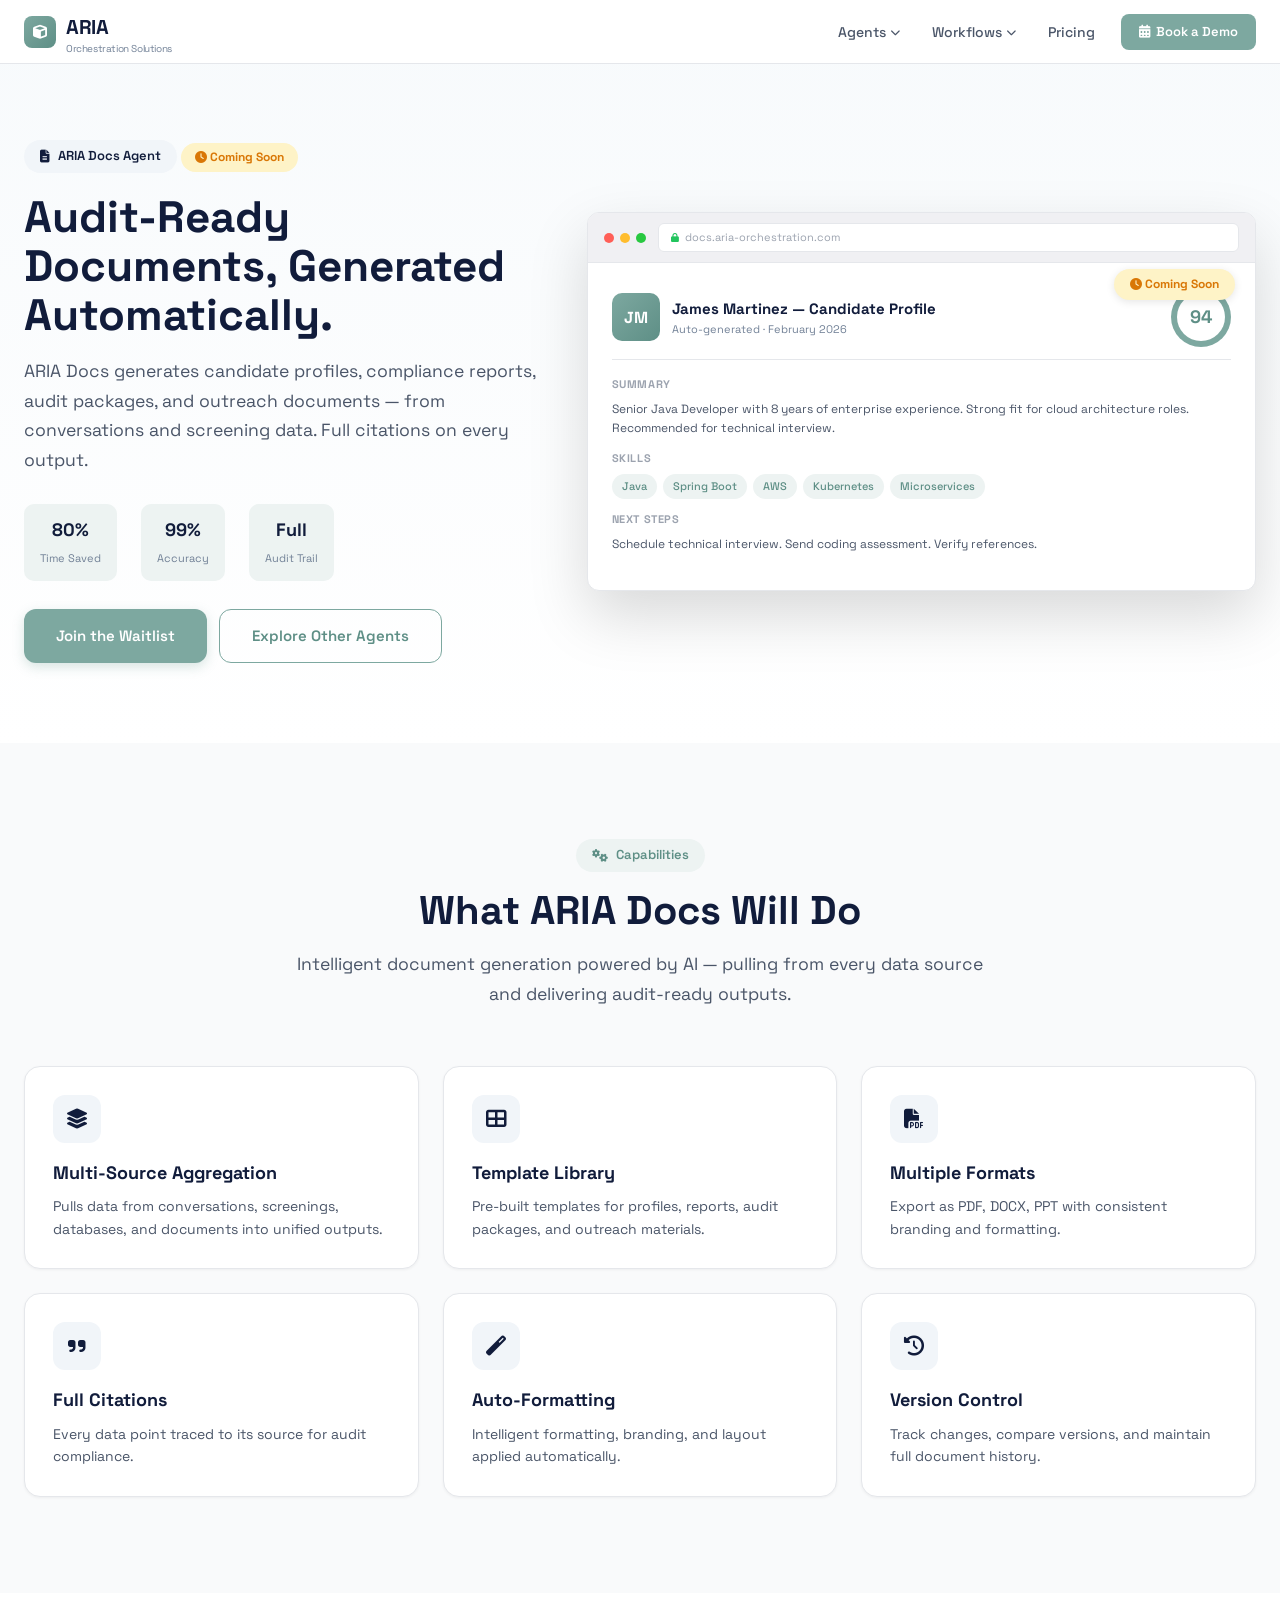
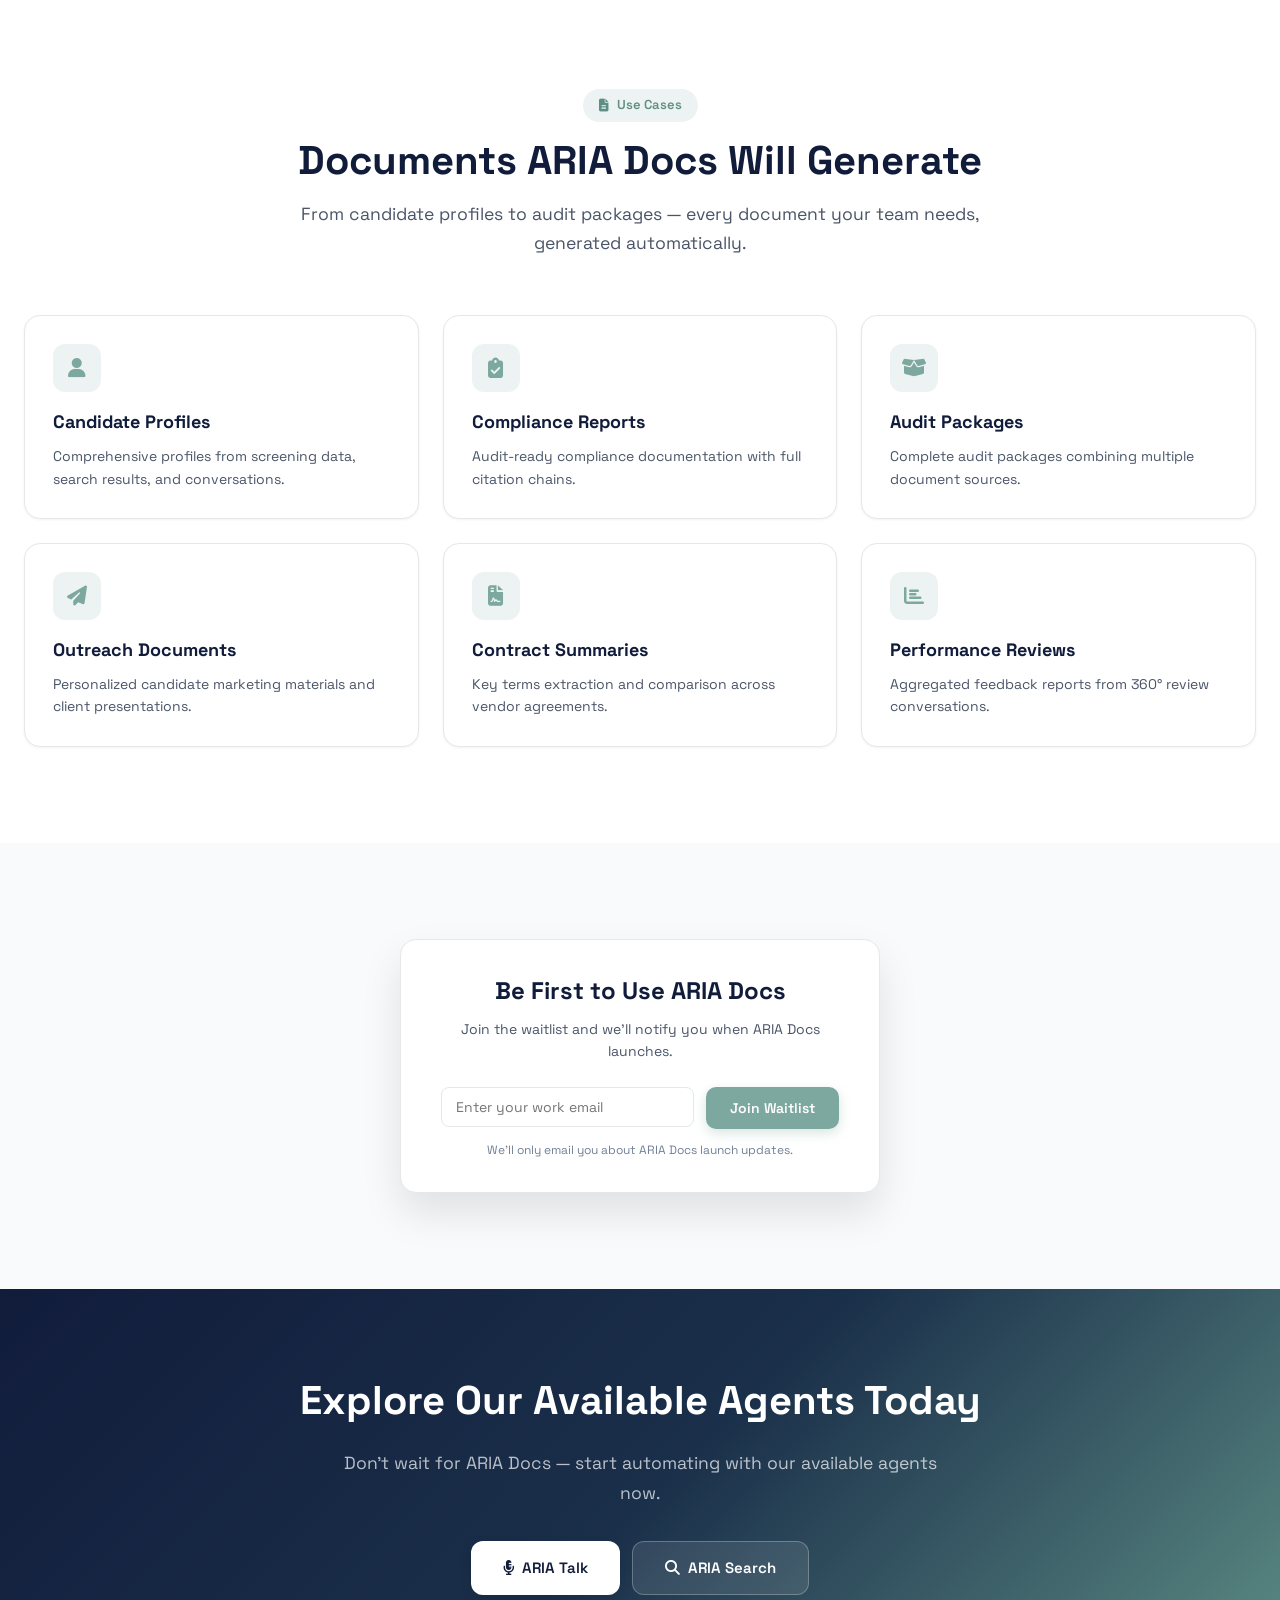
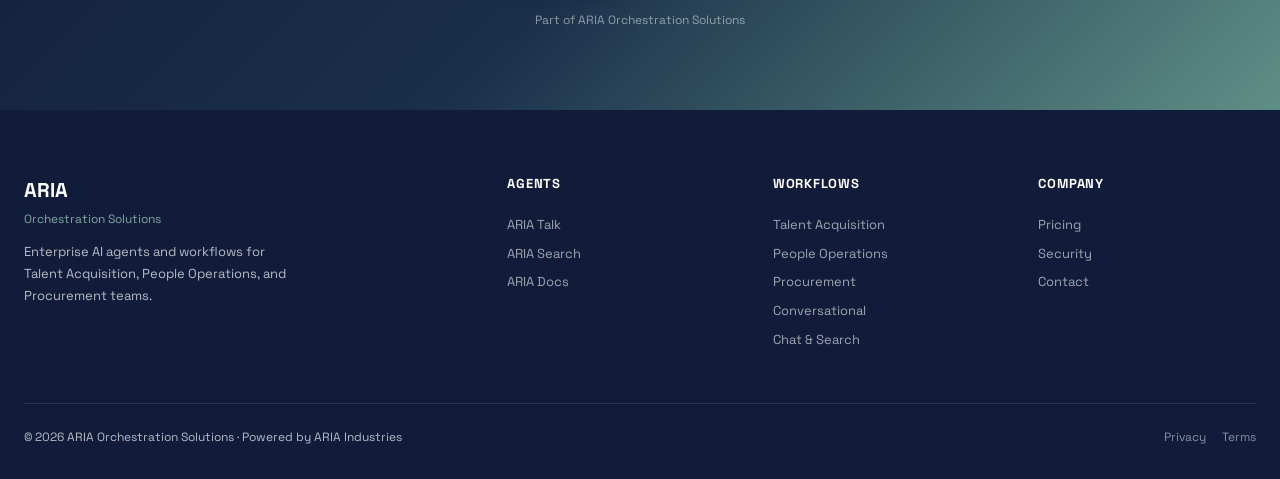
<file: agents/document-generation.html>
<!DOCTYPE html>
<html lang="en">
<head>
    <meta charset="UTF-8">
    <meta name="viewport" content="width=device-width, initial-scale=1.0">
    <title>ARIA Docs — AI Document Generation Agent | ARIA Orchestration Solutions</title>
    <meta name="description" content="ARIA Docs generates candidate profiles, compliance reports, audit packages, and outreach documents automatically. Full citations on every output.">
    <link rel="stylesheet" href="../css/shared.css">
    <link rel="stylesheet" href="../css/marketing.css">
    <link rel="stylesheet" href="https://cdnjs.cloudflare.com/ajax/libs/font-awesome/6.5.1/css/all.min.css">
</head>
<body>

<!-- ============================================================
     NAVIGATION
     ============================================================ -->
<nav class="nav">
    <div class="nav-inner">
        <a href="../" class="nav-brand">
            <div class="nav-brand-icon"><i class="fas fa-cube"></i></div>
            <div>ARIA <span class="nav-brand-sub">Orchestration Solutions</span></div>
        </a>
        <div class="nav-links">
            <div class="nav-dropdown">
                <span class="nav-link">Agents <i class="fas fa-chevron-down chevron"></i></span>
                <div class="dropdown-menu">
                    <div class="dropdown-label">AI Agents</div>
                    <a href="../convo/" class="dropdown-item"><i class="fas fa-microphone-alt"></i> ARIA Talk</a>
                    <a href="chat-search.html" class="dropdown-item"><i class="fas fa-search"></i> ARIA Search</a>
                    <a href="document-generation.html" class="dropdown-item"><i class="fas fa-file-alt"></i> ARIA Docs <span class="dropdown-badge coming-soon">Coming Soon</span></a>
                </div>
            </div>
            <div class="nav-dropdown">
                <span class="nav-link">Workflows <i class="fas fa-chevron-down chevron"></i></span>
                <div class="dropdown-menu">
                    <div class="dropdown-label">By Agent</div>
                    <a href="../workflows/conversational.html" class="dropdown-item"><i class="fas fa-comments"></i> Conversational</a>
                    <a href="../workflows/chat-search.html" class="dropdown-item"><i class="fas fa-search"></i> Chat & Search</a>
                    <div class="dropdown-divider"></div>
                    <div class="dropdown-label">By Team</div>
                    <a href="../workflows/talent-acquisition.html" class="dropdown-item"><i class="fas fa-user-tie"></i> Talent Acquisition</a>
                    <a href="../workflows/people-operations.html" class="dropdown-item"><i class="fas fa-users"></i> People Operations</a>
                    <a href="../workflows/procurement.html" class="dropdown-item"><i class="fas fa-box-open"></i> Procurement</a>
                </div>
            </div>
            <a href="../pricing.html" class="nav-link">Pricing</a>
            <a href="#" class="nav-cta"><i class="fas fa-calendar-alt"></i> Book a Demo</a>
        </div>
        <button class="nav-mobile"><i class="fas fa-bars"></i></button>
    </div>
</nav>

<!-- ============================================================
     AGENT HERO
     ============================================================ -->
<section class="agent-hero">
    <div class="container">
        <div class="agent-hero-grid">
            <!-- Left Column -->
            <div class="agent-hero-text fade-in-up">
                <div class="agent-label" style="background:var(--agent-docs-bg);color:var(--agent-docs)">
                    <i class="fas fa-file-alt"></i> ARIA Docs Agent
                </div>
                <div style="display:inline-block;background:var(--amber-100);color:var(--amber-600);padding:5px 14px;border-radius:999px;font-size:12px;font-weight:700;margin-bottom:20px">
                    <i class="fas fa-clock"></i> Coming Soon
                </div>
                <h1>Audit-Ready Documents, Generated Automatically.</h1>
                <p class="subtitle">ARIA Docs generates candidate profiles, compliance reports, audit packages, and outreach documents — from conversations and screening data. Full citations on every output.</p>
                <div class="agent-hero-stats">
                    <div class="agent-hero-stat">
                        <strong>80%</strong>
                        <span>Time Saved</span>
                    </div>
                    <div class="agent-hero-stat">
                        <strong>99%</strong>
                        <span>Accuracy</span>
                    </div>
                    <div class="agent-hero-stat">
                        <strong>Full</strong>
                        <span>Audit Trail</span>
                    </div>
                </div>
                <div class="btn-group">
                    <a href="#waitlist" class="btn btn-primary btn-lg">Join the Waitlist</a>
                    <a href="../#agents" class="btn btn-outline btn-lg">Explore Other Agents</a>
                </div>
            </div>

            <!-- Right Column — Browser Chrome Mockup -->
            <div class="fade-in-up delay-2">
                <div class="browser-chrome" style="position:relative">
                    <div class="browser-bar">
                        <div class="browser-dots"><span></span><span></span><span></span></div>
                        <div class="browser-url"><i class="fas fa-lock"></i> docs.aria-orchestration.com</div>
                    </div>
                    <!-- Coming Soon Overlay Badge -->
                    <div style="position:absolute;top:56px;right:20px;z-index:10;background:var(--amber-100);color:var(--amber-600);padding:6px 16px;border-radius:999px;font-size:12px;font-weight:700;box-shadow:0 2px 8px rgba(0,0,0,0.1)">
                        <i class="fas fa-clock"></i> Coming Soon
                    </div>
                    <div class="browser-body">
                        <div class="doc-mockup">
                            <div class="doc-header-mock">
                                <div class="doc-avatar">JM</div>
                                <div class="doc-title-mock">
                                    <h4>James Martinez — Candidate Profile</h4>
                                    <p>Auto-generated · February 2026</p>
                                </div>
                                <div class="doc-score-circle"><span>94</span></div>
                            </div>
                            <div class="doc-section-mock">
                                <h6>Summary</h6>
                                <p>Senior Java Developer with 8 years of enterprise experience. Strong fit for cloud architecture roles. Recommended for technical interview.</p>
                            </div>
                            <div class="doc-section-mock">
                                <h6>Skills</h6>
                                <div class="doc-skills">
                                    <span class="doc-skill">Java</span>
                                    <span class="doc-skill">Spring Boot</span>
                                    <span class="doc-skill">AWS</span>
                                    <span class="doc-skill">Kubernetes</span>
                                    <span class="doc-skill">Microservices</span>
                                </div>
                            </div>
                            <div class="doc-section-mock">
                                <h6>Next Steps</h6>
                                <p>Schedule technical interview. Send coding assessment. Verify references.</p>
                            </div>
                        </div>
                    </div>
                </div>
            </div>
        </div>
    </div>
</section>

<!-- ============================================================
     CAPABILITIES
     ============================================================ -->
<section class="section section-gray">
    <div class="container">
        <div class="section-header fade-in-up">
            <div class="section-tag"><i class="fas fa-cogs"></i> Capabilities</div>
            <h2 class="section-title">What ARIA Docs Will Do</h2>
            <p class="section-subtitle">Intelligent document generation powered by AI — pulling from every data source and delivering audit-ready outputs.</p>
        </div>
        <div class="grid-3">
            <div class="card fade-in-up delay-1">
                <div class="card-icon navy"><i class="fas fa-layer-group"></i></div>
                <h3>Multi-Source Aggregation</h3>
                <p>Pulls data from conversations, screenings, databases, and documents into unified outputs.</p>
            </div>
            <div class="card fade-in-up delay-2">
                <div class="card-icon navy"><i class="fas fa-th-large"></i></div>
                <h3>Template Library</h3>
                <p>Pre-built templates for profiles, reports, audit packages, and outreach materials.</p>
            </div>
            <div class="card fade-in-up delay-3">
                <div class="card-icon navy"><i class="fas fa-file-pdf"></i></div>
                <h3>Multiple Formats</h3>
                <p>Export as PDF, DOCX, PPT with consistent branding and formatting.</p>
            </div>
            <div class="card fade-in-up delay-1">
                <div class="card-icon navy"><i class="fas fa-quote-right"></i></div>
                <h3>Full Citations</h3>
                <p>Every data point traced to its source for audit compliance.</p>
            </div>
            <div class="card fade-in-up delay-2">
                <div class="card-icon navy"><i class="fas fa-magic"></i></div>
                <h3>Auto-Formatting</h3>
                <p>Intelligent formatting, branding, and layout applied automatically.</p>
            </div>
            <div class="card fade-in-up delay-3">
                <div class="card-icon navy"><i class="fas fa-history"></i></div>
                <h3>Version Control</h3>
                <p>Track changes, compare versions, and maintain full document history.</p>
            </div>
        </div>
    </div>
</section>

<!-- ============================================================
     USE CASES
     ============================================================ -->
<section class="section">
    <div class="container">
        <div class="section-header fade-in-up">
            <div class="section-tag"><i class="fas fa-file-alt"></i> Use Cases</div>
            <h2 class="section-title">Documents ARIA Docs Will Generate</h2>
            <p class="section-subtitle">From candidate profiles to audit packages — every document your team needs, generated automatically.</p>
        </div>
        <div class="grid-3">
            <div class="card fade-in-up delay-1">
                <div class="card-icon green"><i class="fas fa-user"></i></div>
                <h3>Candidate Profiles</h3>
                <p>Comprehensive profiles from screening data, search results, and conversations.</p>
            </div>
            <div class="card fade-in-up delay-2">
                <div class="card-icon green"><i class="fas fa-clipboard-check"></i></div>
                <h3>Compliance Reports</h3>
                <p>Audit-ready compliance documentation with full citation chains.</p>
            </div>
            <div class="card fade-in-up delay-3">
                <div class="card-icon green"><i class="fas fa-box-open"></i></div>
                <h3>Audit Packages</h3>
                <p>Complete audit packages combining multiple document sources.</p>
            </div>
            <div class="card fade-in-up delay-1">
                <div class="card-icon green"><i class="fas fa-paper-plane"></i></div>
                <h3>Outreach Documents</h3>
                <p>Personalized candidate marketing materials and client presentations.</p>
            </div>
            <div class="card fade-in-up delay-2">
                <div class="card-icon green"><i class="fas fa-file-contract"></i></div>
                <h3>Contract Summaries</h3>
                <p>Key terms extraction and comparison across vendor agreements.</p>
            </div>
            <div class="card fade-in-up delay-3">
                <div class="card-icon green"><i class="fas fa-chart-bar"></i></div>
                <h3>Performance Reviews</h3>
                <p>Aggregated feedback reports from 360° review conversations.</p>
            </div>
        </div>
    </div>
</section>

<!-- ============================================================
     WAITLIST SECTION
     ============================================================ -->
<section id="waitlist" class="section section-gray">
    <div class="container">
        <div class="text-center fade-in-up">
            <div class="signup-form" style="padding:32px 40px">
                <h2>Be First to Use ARIA Docs</h2>
                <p class="form-subtitle">Join the waitlist and we'll notify you when ARIA Docs launches.</p>
                <form style="display:flex;gap:12px;margin-bottom:12px" onsubmit="event.preventDefault()">
                    <div class="form-group" style="flex:1;margin-bottom:0">
                        <input type="email" placeholder="Enter your work email" required>
                    </div>
                    <button type="submit" class="btn btn-primary" style="white-space:nowrap">Join Waitlist</button>
                </form>
                <p style="font-size:12px;color:var(--gray-500);margin:0">We'll only email you about ARIA Docs launch updates.</p>
            </div>
        </div>
    </div>
</section>

<!-- ============================================================
     CTA SECTION
     ============================================================ -->
<section class="cta-section">
    <div class="container fade-in-up">
        <h2>Explore Our Available Agents Today</h2>
        <p>Don't wait for ARIA Docs — start automating with our available agents now.</p>
        <div class="btn-group">
            <a href="../convo/" class="btn btn-white btn-lg"><i class="fas fa-microphone-alt"></i> ARIA Talk</a>
            <a href="chat-search.html" class="btn btn-ghost btn-lg"><i class="fas fa-search"></i> ARIA Search</a>
        </div>
        <div class="cta-sub">Part of ARIA Orchestration Solutions</div>
    </div>
</section>

<!-- ============================================================
     FOOTER
     ============================================================ -->
<footer class="footer">
    <div class="container">
        <div class="footer-grid">
            <div class="footer-brand">
                <div class="footer-brand-name">ARIA</div>
                <div class="footer-brand-sub">Orchestration Solutions</div>
                <p>Enterprise AI agents and workflows for Talent Acquisition, People Operations, and Procurement teams.</p>
            </div>
            <div class="footer-col"><h4>Agents</h4><a href="../convo/">ARIA Talk</a><a href="chat-search.html">ARIA Search</a><a href="document-generation.html">ARIA Docs</a></div>
            <div class="footer-col"><h4>Workflows</h4><a href="../workflows/talent-acquisition.html">Talent Acquisition</a><a href="../workflows/people-operations.html">People Operations</a><a href="../workflows/procurement.html">Procurement</a><a href="../workflows/conversational.html">Conversational</a><a href="../workflows/chat-search.html">Chat & Search</a></div>
            <div class="footer-col"><h4>Company</h4><a href="../pricing.html">Pricing</a><a href="#">Security</a><a href="#">Contact</a></div>
        </div>
        <div class="footer-bottom">
            <span>&copy; 2026 ARIA Orchestration Solutions &middot; Powered by ARIA Industries</span>
            <div><a href="#">Privacy</a><a href="#">Terms</a></div>
        </div>
    </div>
</footer>

<script src="../js/shared.js"></script>
<script src="../js/animations.js"></script>
</body>
</html>
</file>
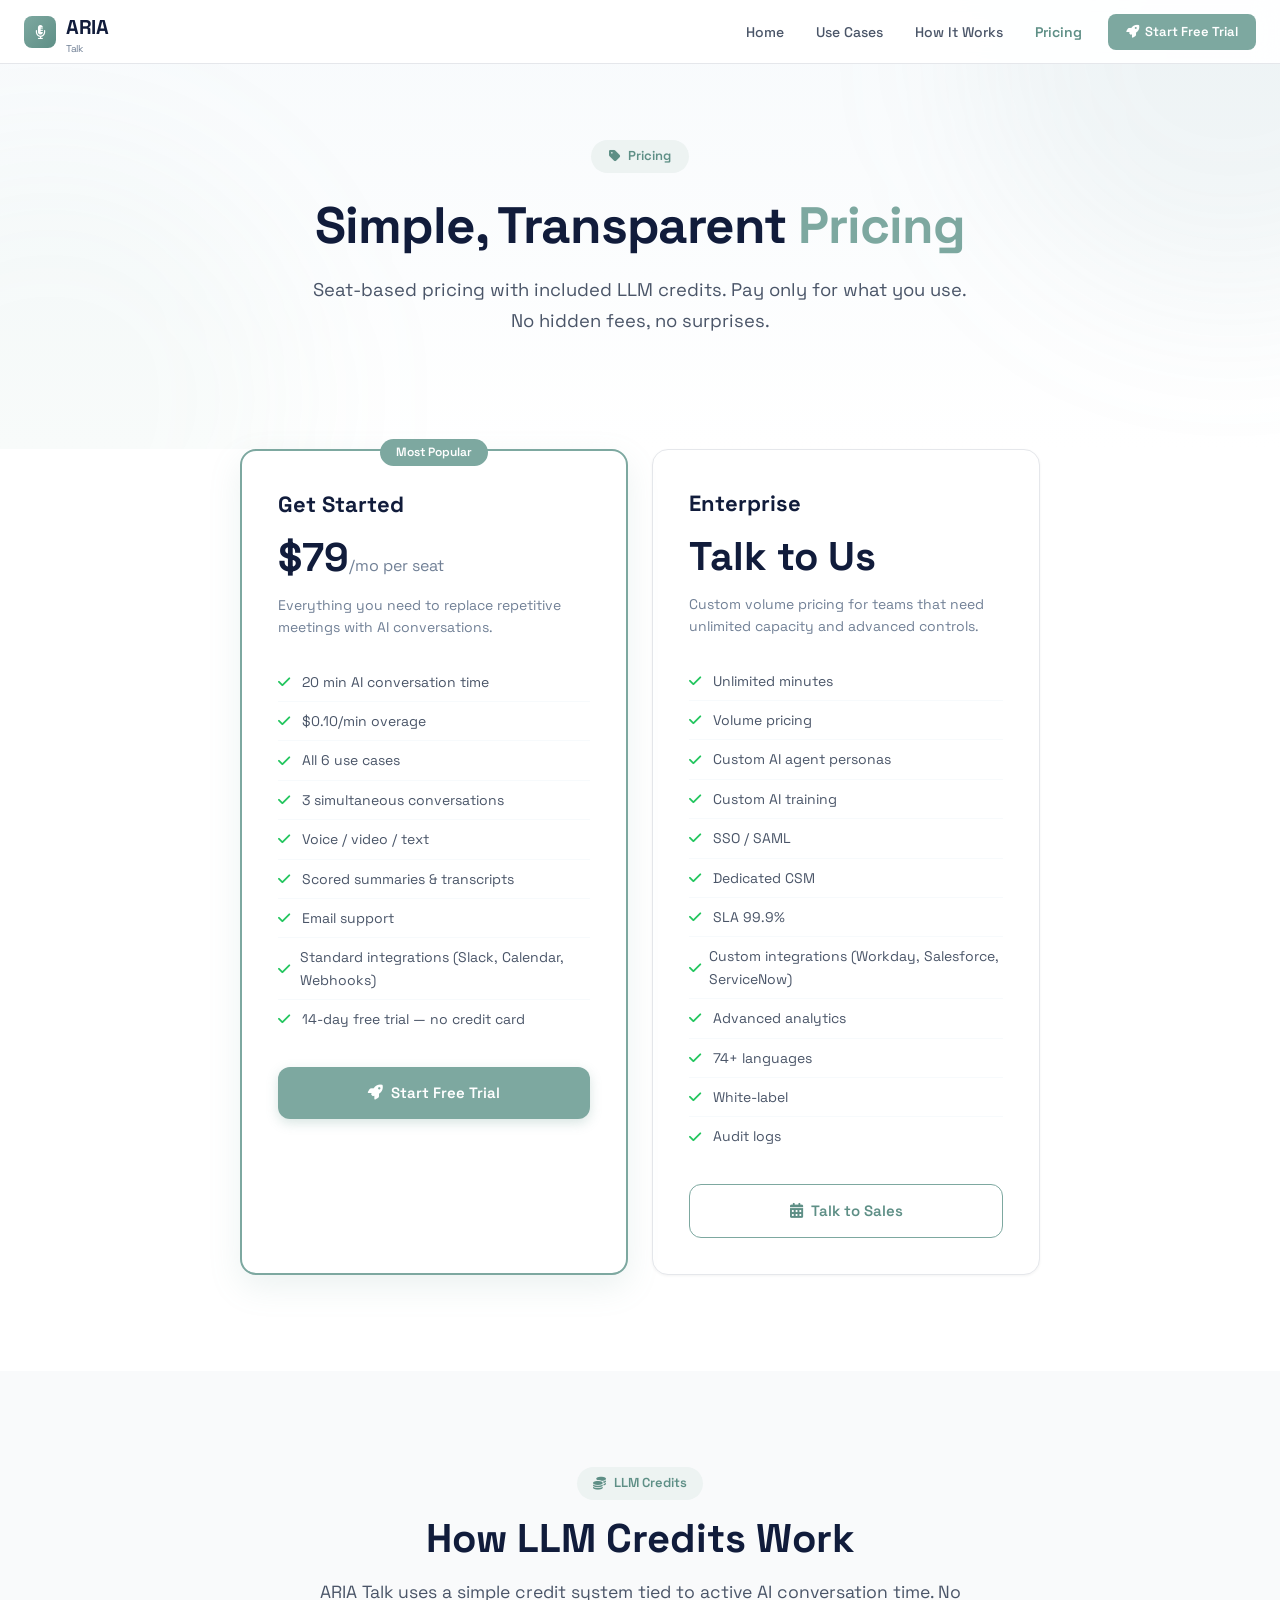
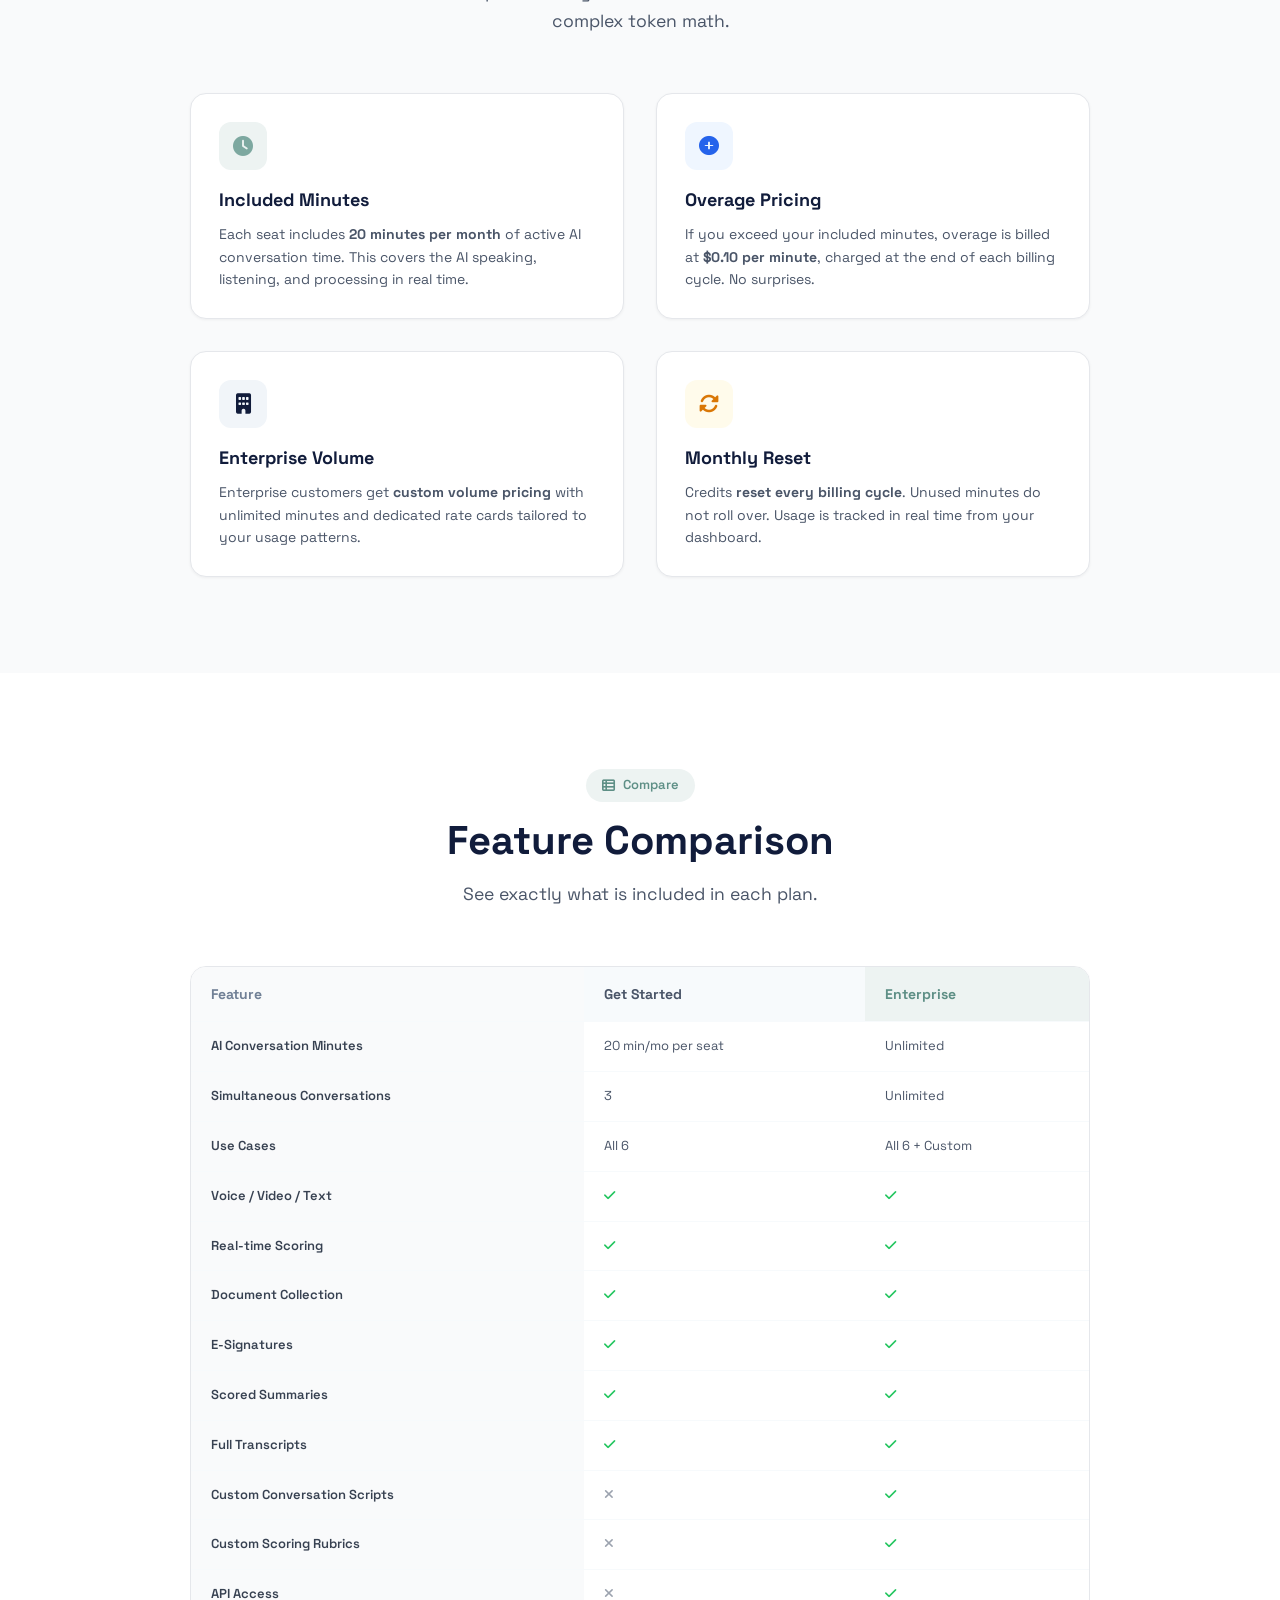
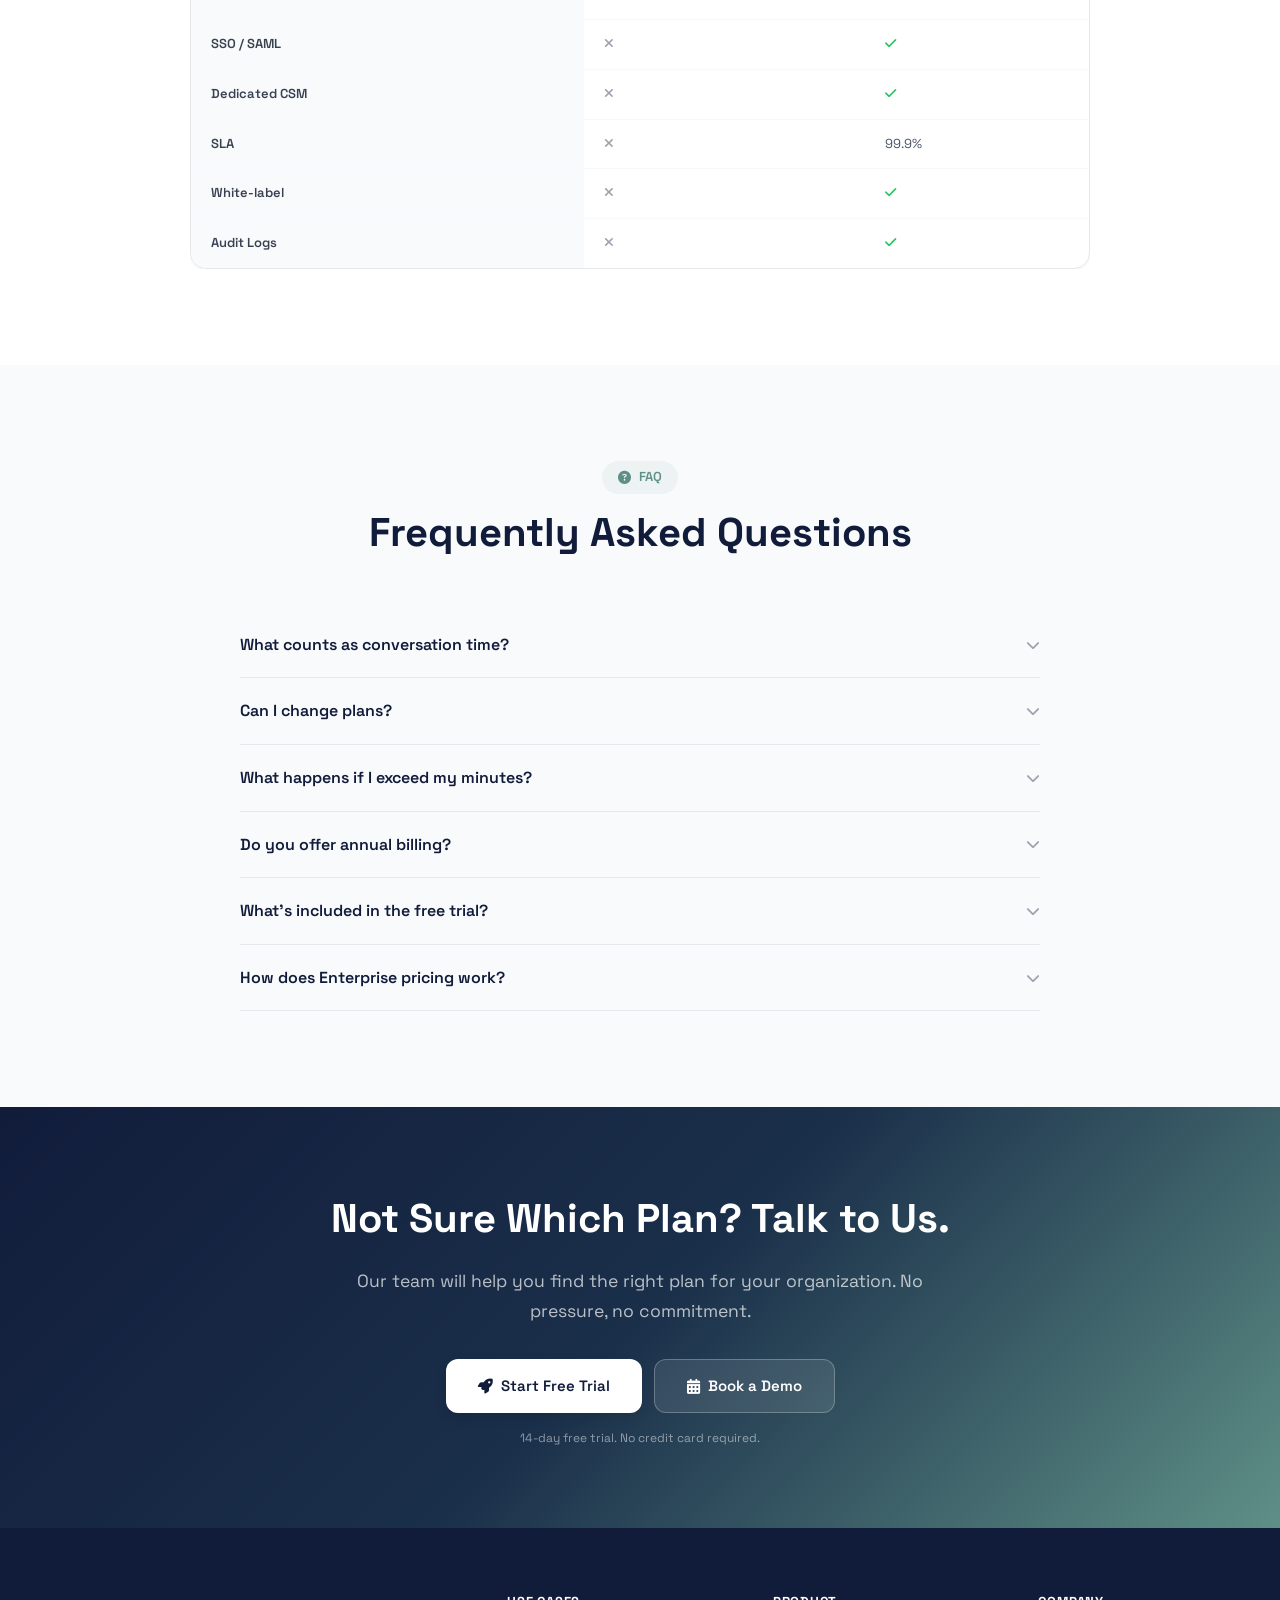
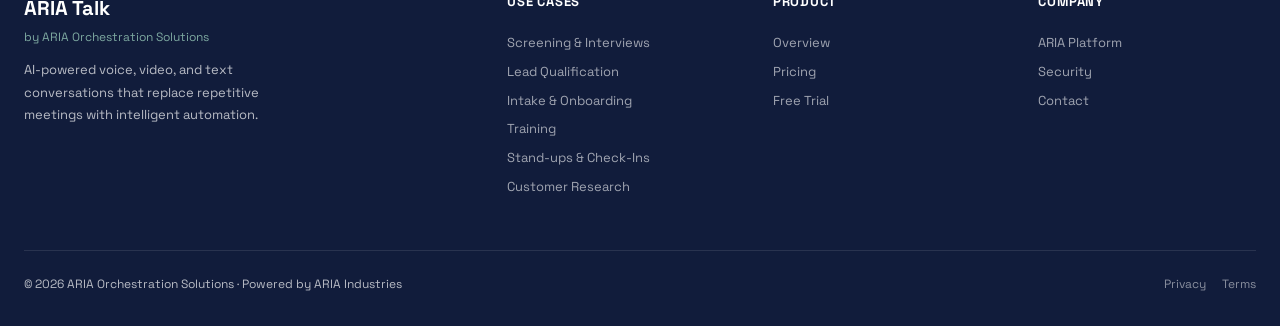
<file: convo/pricing.html>
<!DOCTYPE html>
<html lang="en">
<head>
    <meta charset="UTF-8">
    <meta name="viewport" content="width=device-width, initial-scale=1.0">
    <title>Pricing — ARIA Talk</title>
    <meta name="description" content="Simple, transparent pricing for ARIA Talk. Seat-based plans with LLM credits. Start your 14-day free trial today.">
    <link rel="stylesheet" href="../css/shared.css">
    <link rel="stylesheet" href="../css/marketing.css">
    <link rel="stylesheet" href="https://cdnjs.cloudflare.com/ajax/libs/font-awesome/6.5.1/css/all.min.css">
</head>
<body>

<!-- ============================================================
     NAVIGATION
     ============================================================ -->
<nav class="nav">
    <div class="nav-inner">
        <a href="/convo/" class="nav-brand">
            <div class="nav-brand-icon"><i class="fas fa-microphone-alt"></i></div>
            <div>ARIA <span class="nav-brand-sub">Talk</span></div>
        </a>
        <div class="nav-links">
            <a href="/convo/" class="nav-link">Home</a>
            <a href="/convo/#use-cases" class="nav-link">Use Cases</a>
            <a href="/convo/#how-it-works" class="nav-link">How It Works</a>
            <a href="/convo/pricing.html" class="nav-link active">Pricing</a>
            <a href="/convo/signup.html" class="nav-cta"><i class="fas fa-rocket"></i> Start Free Trial</a>
        </div>
        <button class="nav-mobile"><i class="fas fa-bars"></i></button>
    </div>
</nav>

<!-- ============================================================
     HERO — Pricing Header
     ============================================================ -->
<section class="hero" style="text-align:center;">
    <div class="container">
        <div class="hero-inner fade-in-up">
            <div class="hero-tag"><i class="fas fa-tag"></i> Pricing</div>
            <h1>Simple, Transparent <span class="accent">Pricing</span></h1>
            <p class="subtitle">Seat-based pricing with included LLM credits. Pay only for what you use. No hidden fees, no surprises.</p>
        </div>
    </div>
</section>

<!-- ============================================================
     PRICING CARDS
     ============================================================ -->
<section class="section" style="padding-top:0;">
    <div class="container">
        <div class="pricing-grid fade-in-up" style="grid-template-columns:repeat(2,1fr);max-width:800px;">

            <!-- Get Started (Featured) -->
            <div class="pricing-card featured">
                <div class="featured-tag">Most Popular</div>
                <h3>Get Started</h3>
                <div class="price">$79<span>/mo per seat</span></div>
                <p class="desc">Everything you need to replace repetitive meetings with AI conversations.</p>
                <ul class="pricing-features">
                    <li><i class="fas fa-check"></i> 20 min AI conversation time</li>
                    <li><i class="fas fa-check"></i> $0.10/min overage</li>
                    <li><i class="fas fa-check"></i> All 6 use cases</li>
                    <li><i class="fas fa-check"></i> 3 simultaneous conversations</li>
                    <li><i class="fas fa-check"></i> Voice / video / text</li>
                    <li><i class="fas fa-check"></i> Scored summaries &amp; transcripts</li>
                    <li><i class="fas fa-check"></i> Email support</li>
                    <li><i class="fas fa-check"></i> Standard integrations (Slack, Calendar, Webhooks)</li>
                    <li><i class="fas fa-check"></i> 14-day free trial &mdash; no credit card</li>
                </ul>
                <a href="/convo/signup.html" class="btn btn-primary btn-lg" style="width:100%"><i class="fas fa-rocket"></i> Start Free Trial</a>
            </div>

            <!-- Enterprise -->
            <div class="pricing-card">
                <h3>Enterprise</h3>
                <div class="price">Talk to Us</div>
                <p class="desc">Custom volume pricing for teams that need unlimited capacity and advanced controls.</p>
                <ul class="pricing-features">
                    <li><i class="fas fa-check"></i> Unlimited minutes</li>
                    <li><i class="fas fa-check"></i> Volume pricing</li>
                    <li><i class="fas fa-check"></i> Custom AI agent personas</li>
                    <li><i class="fas fa-check"></i> Custom AI training</li>
                    <li><i class="fas fa-check"></i> SSO / SAML</li>
                    <li><i class="fas fa-check"></i> Dedicated CSM</li>
                    <li><i class="fas fa-check"></i> SLA 99.9%</li>
                    <li><i class="fas fa-check"></i> Custom integrations (Workday, Salesforce, ServiceNow)</li>
                    <li><i class="fas fa-check"></i> Advanced analytics</li>
                    <li><i class="fas fa-check"></i> 74+ languages</li>
                    <li><i class="fas fa-check"></i> White-label</li>
                    <li><i class="fas fa-check"></i> Audit logs</li>
                </ul>
                <a href="#" class="btn btn-outline btn-lg" style="width:100%"><i class="fas fa-calendar-alt"></i> Talk to Sales</a>
            </div>

        </div>
    </div>
</section>

<!-- ============================================================
     LLM CREDITS EXPLAINER
     ============================================================ -->
<section class="section section-gray">
    <div class="container">
        <div class="section-header fade-in-up">
            <div class="section-tag"><i class="fas fa-coins"></i> LLM Credits</div>
            <h2 class="section-title">How LLM Credits Work</h2>
            <p class="section-subtitle">ARIA Talk uses a simple credit system tied to active AI conversation time. No complex token math.</p>
        </div>
        <div class="grid-2 fade-in-up" style="max-width:900px;margin:0 auto;gap:32px;">
            <div class="card">
                <div class="card-icon green"><i class="fas fa-clock"></i></div>
                <h3>Included Minutes</h3>
                <p>Each seat includes <strong>20 minutes per month</strong> of active AI conversation time. This covers the AI speaking, listening, and processing in real time.</p>
            </div>
            <div class="card">
                <div class="card-icon blue"><i class="fas fa-plus-circle"></i></div>
                <h3>Overage Pricing</h3>
                <p>If you exceed your included minutes, overage is billed at <strong>$0.10 per minute</strong>, charged at the end of each billing cycle. No surprises.</p>
            </div>
            <div class="card">
                <div class="card-icon navy"><i class="fas fa-building"></i></div>
                <h3>Enterprise Volume</h3>
                <p>Enterprise customers get <strong>custom volume pricing</strong> with unlimited minutes and dedicated rate cards tailored to your usage patterns.</p>
            </div>
            <div class="card">
                <div class="card-icon amber"><i class="fas fa-sync-alt"></i></div>
                <h3>Monthly Reset</h3>
                <p>Credits <strong>reset every billing cycle</strong>. Unused minutes do not roll over. Usage is tracked in real time from your dashboard.</p>
            </div>
        </div>
    </div>
</section>

<!-- ============================================================
     FEATURE COMPARISON TABLE
     ============================================================ -->
<section class="section">
    <div class="container">
        <div class="section-header fade-in-up">
            <div class="section-tag"><i class="fas fa-th-list"></i> Compare</div>
            <h2 class="section-title">Feature Comparison</h2>
            <p class="section-subtitle">See exactly what is included in each plan.</p>
        </div>
        <div class="fade-in-up" style="max-width:900px;margin:0 auto;overflow-x:auto;">
            <table class="comparison-table">
                <thead>
                    <tr>
                        <th>Feature</th>
                        <th>Get Started</th>
                        <th>Enterprise</th>
                    </tr>
                </thead>
                <tbody>
                    <tr>
                        <td>AI Conversation Minutes</td>
                        <td>20 min/mo per seat</td>
                        <td>Unlimited</td>
                    </tr>
                    <tr>
                        <td>Simultaneous Conversations</td>
                        <td>3</td>
                        <td>Unlimited</td>
                    </tr>
                    <tr>
                        <td>Use Cases</td>
                        <td>All 6</td>
                        <td>All 6 + Custom</td>
                    </tr>
                    <tr>
                        <td>Voice / Video / Text</td>
                        <td><i class="fas fa-check"></i></td>
                        <td><i class="fas fa-check"></i></td>
                    </tr>
                    <tr>
                        <td>Real-time Scoring</td>
                        <td><i class="fas fa-check"></i></td>
                        <td><i class="fas fa-check"></i></td>
                    </tr>
                    <tr>
                        <td>Document Collection</td>
                        <td><i class="fas fa-check"></i></td>
                        <td><i class="fas fa-check"></i></td>
                    </tr>
                    <tr>
                        <td>E-Signatures</td>
                        <td><i class="fas fa-check"></i></td>
                        <td><i class="fas fa-check"></i></td>
                    </tr>
                    <tr>
                        <td>Scored Summaries</td>
                        <td><i class="fas fa-check"></i></td>
                        <td><i class="fas fa-check"></i></td>
                    </tr>
                    <tr>
                        <td>Full Transcripts</td>
                        <td><i class="fas fa-check"></i></td>
                        <td><i class="fas fa-check"></i></td>
                    </tr>
                    <tr>
                        <td>Custom Conversation Scripts</td>
                        <td><i class="fas fa-times"></i></td>
                        <td><i class="fas fa-check"></i></td>
                    </tr>
                    <tr>
                        <td>Custom Scoring Rubrics</td>
                        <td><i class="fas fa-times"></i></td>
                        <td><i class="fas fa-check"></i></td>
                    </tr>
                    <tr>
                        <td>API Access</td>
                        <td><i class="fas fa-times"></i></td>
                        <td><i class="fas fa-check"></i></td>
                    </tr>
                    <tr>
                        <td>SSO / SAML</td>
                        <td><i class="fas fa-times"></i></td>
                        <td><i class="fas fa-check"></i></td>
                    </tr>
                    <tr>
                        <td>Dedicated CSM</td>
                        <td><i class="fas fa-times"></i></td>
                        <td><i class="fas fa-check"></i></td>
                    </tr>
                    <tr>
                        <td>SLA</td>
                        <td><i class="fas fa-times"></i></td>
                        <td>99.9%</td>
                    </tr>
                    <tr>
                        <td>White-label</td>
                        <td><i class="fas fa-times"></i></td>
                        <td><i class="fas fa-check"></i></td>
                    </tr>
                    <tr>
                        <td>Audit Logs</td>
                        <td><i class="fas fa-times"></i></td>
                        <td><i class="fas fa-check"></i></td>
                    </tr>
                </tbody>
            </table>
        </div>
    </div>
</section>

<!-- ============================================================
     FAQ
     ============================================================ -->
<section class="section section-gray">
    <div class="container">
        <div class="section-header fade-in-up">
            <div class="section-tag"><i class="fas fa-question-circle"></i> FAQ</div>
            <h2 class="section-title">Frequently Asked Questions</h2>
        </div>
        <div class="faq-list fade-in-up">
            <div class="faq-item">
                <div class="faq-q">What counts as conversation time? <i class="fas fa-chevron-down"></i></div>
                <div class="faq-a">Only active AI speaking and listening time counts toward your minutes. Setup time, idle time between responses, and time spent reviewing results do not count. You only pay for the moments the AI is actively engaged in conversation.</div>
            </div>
            <div class="faq-item">
                <div class="faq-q">Can I change plans? <i class="fas fa-chevron-down"></i></div>
                <div class="faq-a">Yes, you can upgrade or downgrade your plan at any time. Changes take effect at the start of your next billing cycle. If you upgrade mid-cycle, you will get immediate access to the new plan features.</div>
            </div>
            <div class="faq-item">
                <div class="faq-q">What happens if I exceed my minutes? <i class="fas fa-chevron-down"></i></div>
                <div class="faq-a">If you go over your included 20 minutes, overage is billed at $0.10 per minute. Overage charges are calculated and billed at the end of each monthly billing cycle. You can monitor your usage in real time from the dashboard.</div>
            </div>
            <div class="faq-item">
                <div class="faq-q">Do you offer annual billing? <i class="fas fa-chevron-down"></i></div>
                <div class="faq-a">Yes, we offer annual billing with a 20% discount. Pay annually and your effective rate drops significantly. Contact us or select annual billing during checkout.</div>
            </div>
            <div class="faq-item">
                <div class="faq-q">What's included in the free trial? <i class="fas fa-chevron-down"></i></div>
                <div class="faq-a">The free trial gives you 14 days of full access to all Get Started features, including all 6 use cases, voice/video/text conversations, scored summaries, and transcripts. No credit card is required to start.</div>
            </div>
            <div class="faq-item">
                <div class="faq-q">How does Enterprise pricing work? <i class="fas fa-chevron-down"></i></div>
                <div class="faq-a">Enterprise pricing is volume-based and custom to your organization's needs. We work with your team to understand usage patterns, seat count, and integration requirements, then build a custom pricing package. Talk to our sales team to get started.</div>
            </div>
        </div>
    </div>
</section>

<!-- ============================================================
     CTA
     ============================================================ -->
<section class="cta-section">
    <div class="container fade-in-up">
        <h2>Not Sure Which Plan? Talk to Us.</h2>
        <p>Our team will help you find the right plan for your organization. No pressure, no commitment.</p>
        <div class="btn-group">
            <a href="/convo/signup.html" class="btn btn-white btn-lg"><i class="fas fa-rocket"></i> Start Free Trial</a>
            <a href="#" class="btn btn-ghost btn-lg"><i class="fas fa-calendar-alt"></i> Book a Demo</a>
        </div>
        <div class="cta-sub">14-day free trial. No credit card required.</div>
    </div>
</section>

<!-- ============================================================
     FOOTER
     ============================================================ -->
<footer class="footer">
    <div class="container">
        <div class="footer-grid">
            <div class="footer-brand">
                <div class="footer-brand-name">ARIA Talk</div>
                <div class="footer-brand-sub">by ARIA Orchestration Solutions</div>
                <p>AI-powered voice, video, and text conversations that replace repetitive meetings with intelligent automation.</p>
            </div>
            <div class="footer-col">
                <h4>Use Cases</h4>
                <a href="/convo/#use-cases">Screening &amp; Interviews</a>
                <a href="/convo/#use-cases">Lead Qualification</a>
                <a href="/convo/#use-cases">Intake &amp; Onboarding</a>
                <a href="/convo/#use-cases">Training</a>
                <a href="/convo/#use-cases">Stand-ups &amp; Check-Ins</a>
                <a href="/convo/#use-cases">Customer Research</a>
            </div>
            <div class="footer-col">
                <h4>Product</h4>
                <a href="/convo/">Overview</a>
                <a href="/convo/pricing.html">Pricing</a>
                <a href="/convo/signup.html">Free Trial</a>
            </div>
            <div class="footer-col">
                <h4>Company</h4>
                <a href="/">ARIA Platform</a>
                <a href="#">Security</a>
                <a href="#">Contact</a>
            </div>
        </div>
        <div class="footer-bottom">
            <span>&copy; 2026 ARIA Orchestration Solutions &middot; Powered by ARIA Industries</span>
            <div><a href="#">Privacy</a><a href="#">Terms</a></div>
        </div>
    </div>
</footer>

<script src="../js/shared.js"></script>
<script src="../js/animations.js"></script>
</body>
</html>
</file>
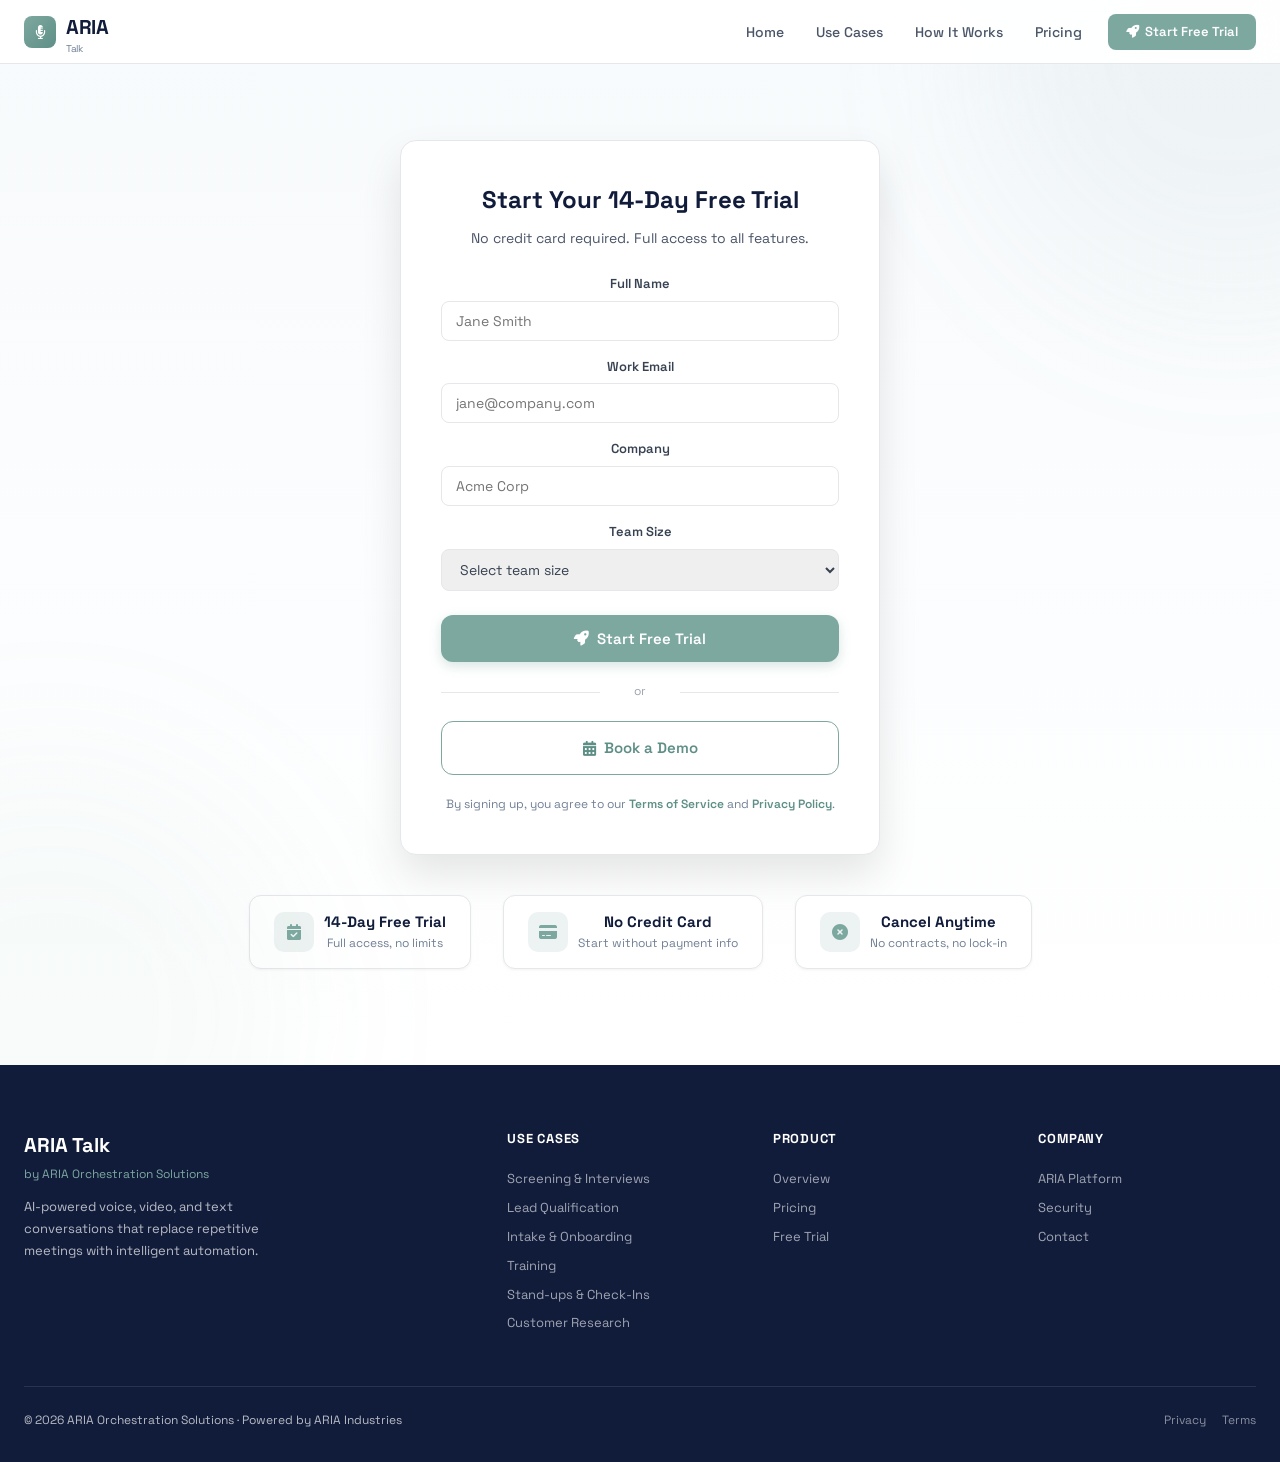
<file: convo/signup.html>
<!DOCTYPE html>
<html lang="en">
<head>
    <meta charset="UTF-8">
    <meta name="viewport" content="width=device-width, initial-scale=1.0">
    <title>Start Free Trial — ARIA Talk</title>
    <meta name="description" content="Start your 14-day free trial of ARIA Talk. No credit card required. Full access to all features.">
    <link rel="stylesheet" href="../css/shared.css">
    <link rel="stylesheet" href="../css/marketing.css">
    <link rel="stylesheet" href="https://cdnjs.cloudflare.com/ajax/libs/font-awesome/6.5.1/css/all.min.css">
</head>
<body>

<!-- ============================================================
     NAVIGATION
     ============================================================ -->
<nav class="nav">
    <div class="nav-inner">
        <a href="/convo/" class="nav-brand">
            <div class="nav-brand-icon"><i class="fas fa-microphone-alt"></i></div>
            <div>ARIA <span class="nav-brand-sub">Talk</span></div>
        </a>
        <div class="nav-links">
            <a href="/convo/" class="nav-link">Home</a>
            <a href="/convo/#use-cases" class="nav-link">Use Cases</a>
            <a href="/convo/#how-it-works" class="nav-link">How It Works</a>
            <a href="/convo/pricing.html" class="nav-link">Pricing</a>
            <a href="/convo/signup.html" class="nav-cta"><i class="fas fa-rocket"></i> Start Free Trial</a>
        </div>
        <button class="nav-mobile"><i class="fas fa-bars"></i></button>
    </div>
</nav>

<!-- ============================================================
     SIGNUP FORM
     ============================================================ -->
<section class="hero" style="text-align:center;padding-bottom:96px;">
    <div class="container">
        <div class="signup-form fade-in-up">
            <h2>Start Your 14-Day Free Trial</h2>
            <p class="form-subtitle">No credit card required. Full access to all features.</p>

            <form action="#" method="post">
                <div class="form-group">
                    <label for="full-name">Full Name</label>
                    <input type="text" id="full-name" name="full_name" placeholder="Jane Smith" required>
                </div>
                <div class="form-group">
                    <label for="work-email">Work Email</label>
                    <input type="email" id="work-email" name="work_email" placeholder="jane@company.com" required>
                </div>
                <div class="form-group">
                    <label for="company">Company</label>
                    <input type="text" id="company" name="company" placeholder="Acme Corp" required>
                </div>
                <div class="form-group">
                    <label for="team-size">Team Size</label>
                    <select id="team-size" name="team_size" required>
                        <option value="" disabled selected>Select team size</option>
                        <option value="1-10">1-10</option>
                        <option value="11-50">11-50</option>
                        <option value="51-200">51-200</option>
                        <option value="200+">200+</option>
                    </select>
                </div>
                <button type="submit" class="btn btn-primary btn-lg" style="width:100%;margin-top:8px;"><i class="fas fa-rocket"></i> Start Free Trial</button>
            </form>

            <div class="form-divider">or</div>

            <a href="#" class="btn btn-outline btn-lg" style="width:100%;"><i class="fas fa-calendar-alt"></i> Book a Demo</a>

            <p style="font-size:12px;color:var(--gray-500);margin-top:20px;line-height:1.6;">By signing up, you agree to our <a href="#" style="color:var(--aria-green-dark);font-weight:600;">Terms of Service</a> and <a href="#" style="color:var(--aria-green-dark);font-weight:600;">Privacy Policy</a>.</p>
        </div>

        <!-- Trust Badges -->
        <div class="fade-in-up delay-2" style="display:flex;justify-content:center;gap:32px;margin-top:40px;flex-wrap:wrap;">
            <div style="display:flex;align-items:center;gap:10px;background:white;border:1px solid var(--gray-200);border-radius:12px;padding:14px 24px;box-shadow:var(--shadow-sm);">
                <div style="width:40px;height:40px;border-radius:10px;background:var(--aria-light-green);color:var(--aria-green);display:flex;align-items:center;justify-content:center;font-size:16px;"><i class="fas fa-calendar-check"></i></div>
                <div>
                    <div style="font-size:15px;font-weight:700;color:var(--aria-navy);">14-Day Free Trial</div>
                    <div style="font-size:12px;color:var(--gray-500);">Full access, no limits</div>
                </div>
            </div>
            <div style="display:flex;align-items:center;gap:10px;background:white;border:1px solid var(--gray-200);border-radius:12px;padding:14px 24px;box-shadow:var(--shadow-sm);">
                <div style="width:40px;height:40px;border-radius:10px;background:var(--aria-light-green);color:var(--aria-green);display:flex;align-items:center;justify-content:center;font-size:16px;"><i class="fas fa-credit-card"></i></div>
                <div>
                    <div style="font-size:15px;font-weight:700;color:var(--aria-navy);">No Credit Card</div>
                    <div style="font-size:12px;color:var(--gray-500);">Start without payment info</div>
                </div>
            </div>
            <div style="display:flex;align-items:center;gap:10px;background:white;border:1px solid var(--gray-200);border-radius:12px;padding:14px 24px;box-shadow:var(--shadow-sm);">
                <div style="width:40px;height:40px;border-radius:10px;background:var(--aria-light-green);color:var(--aria-green);display:flex;align-items:center;justify-content:center;font-size:16px;"><i class="fas fa-times-circle"></i></div>
                <div>
                    <div style="font-size:15px;font-weight:700;color:var(--aria-navy);">Cancel Anytime</div>
                    <div style="font-size:12px;color:var(--gray-500);">No contracts, no lock-in</div>
                </div>
            </div>
        </div>
    </div>
</section>

<!-- ============================================================
     FOOTER
     ============================================================ -->
<footer class="footer">
    <div class="container">
        <div class="footer-grid">
            <div class="footer-brand">
                <div class="footer-brand-name">ARIA Talk</div>
                <div class="footer-brand-sub">by ARIA Orchestration Solutions</div>
                <p>AI-powered voice, video, and text conversations that replace repetitive meetings with intelligent automation.</p>
            </div>
            <div class="footer-col">
                <h4>Use Cases</h4>
                <a href="/convo/#use-cases">Screening &amp; Interviews</a>
                <a href="/convo/#use-cases">Lead Qualification</a>
                <a href="/convo/#use-cases">Intake &amp; Onboarding</a>
                <a href="/convo/#use-cases">Training</a>
                <a href="/convo/#use-cases">Stand-ups &amp; Check-Ins</a>
                <a href="/convo/#use-cases">Customer Research</a>
            </div>
            <div class="footer-col">
                <h4>Product</h4>
                <a href="/convo/">Overview</a>
                <a href="/convo/pricing.html">Pricing</a>
                <a href="/convo/signup.html">Free Trial</a>
            </div>
            <div class="footer-col">
                <h4>Company</h4>
                <a href="/">ARIA Platform</a>
                <a href="#">Security</a>
                <a href="#">Contact</a>
            </div>
        </div>
        <div class="footer-bottom">
            <span>&copy; 2026 ARIA Orchestration Solutions &middot; Powered by ARIA Industries</span>
            <div><a href="#">Privacy</a><a href="#">Terms</a></div>
        </div>
    </div>
</footer>

<script src="../js/shared.js"></script>
<script src="../js/animations.js"></script>
</body>
</html>
</file>
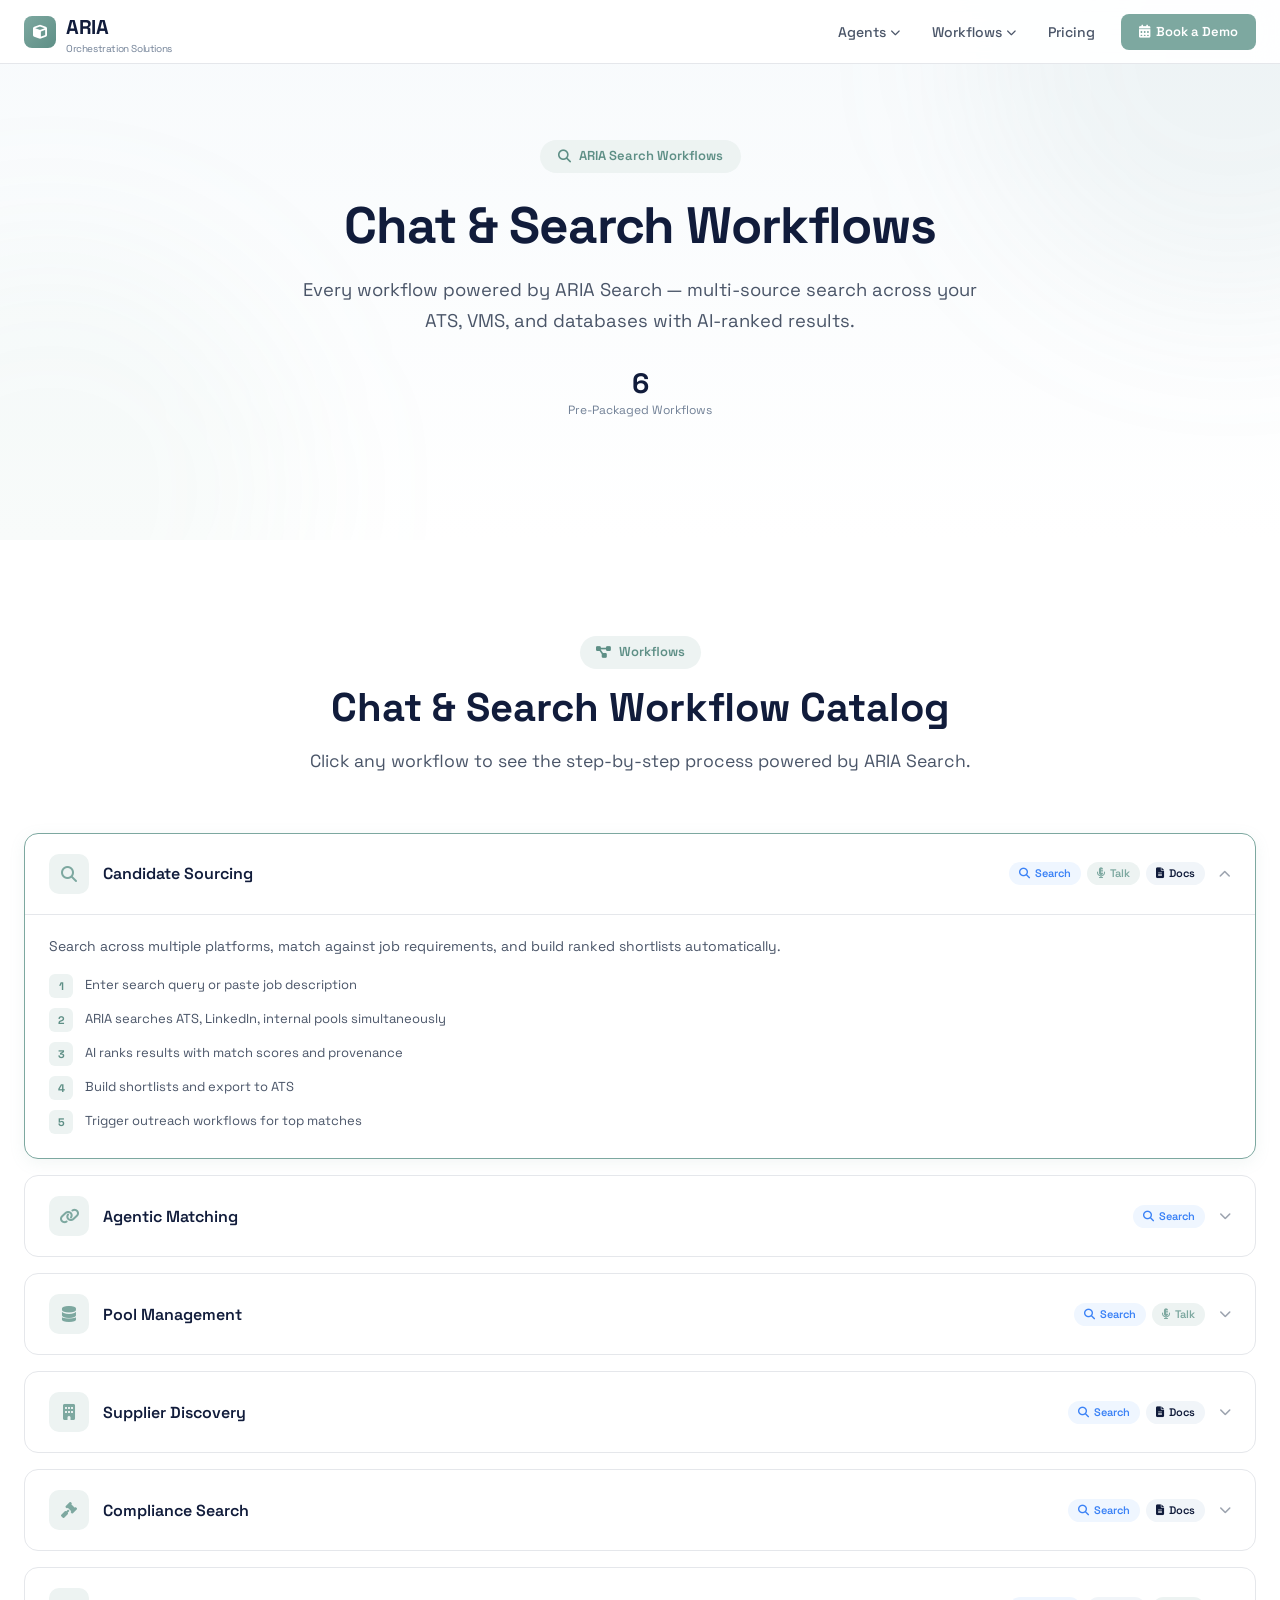
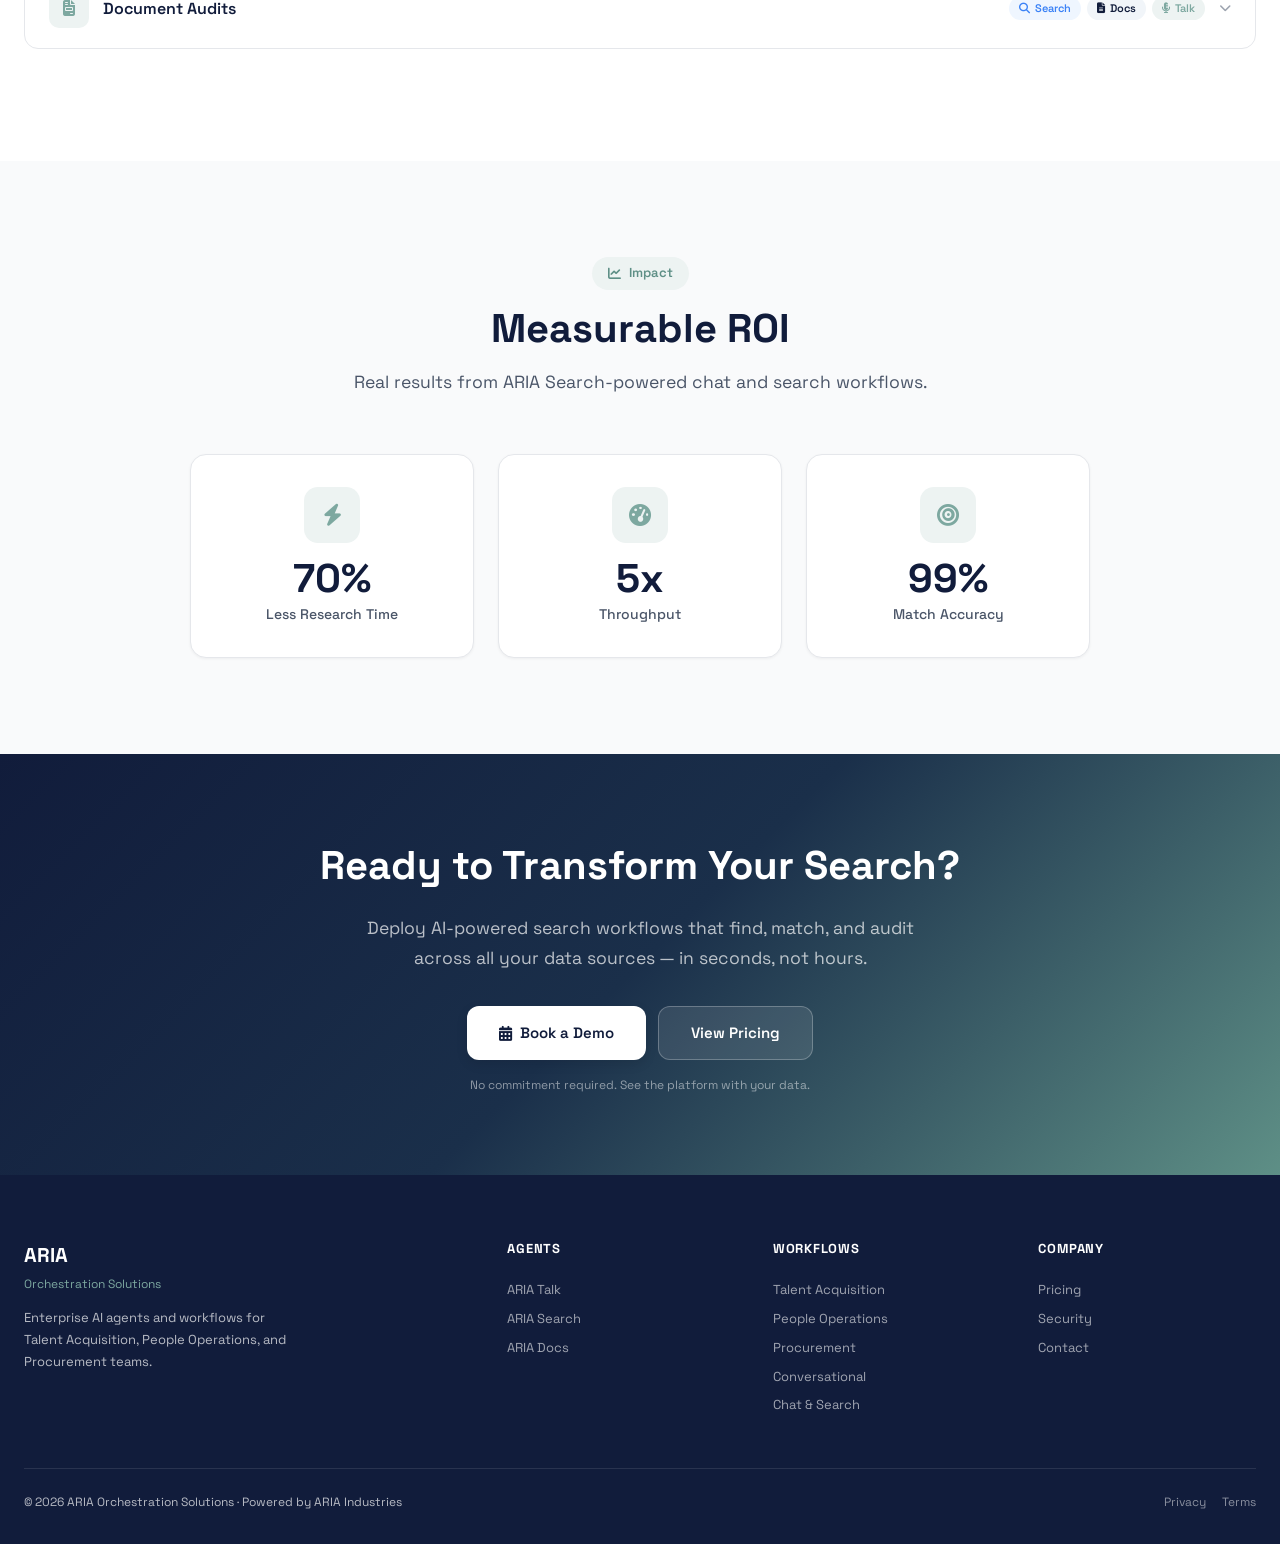
<file: workflows/chat-search.html>
<!DOCTYPE html>
<html lang="en">
<head>
    <meta charset="UTF-8">
    <meta name="viewport" content="width=device-width, initial-scale=1.0">
    <title>Chat & Search Workflows — ARIA Search</title>
    <meta name="description" content="6 pre-packaged chat and search workflows powered by ARIA Search — multi-source search across your ATS, VMS, and databases with AI-ranked results.">
    <link rel="stylesheet" href="../css/shared.css">
    <link rel="stylesheet" href="../css/marketing.css">
    <link rel="stylesheet" href="https://cdnjs.cloudflare.com/ajax/libs/font-awesome/6.5.1/css/all.min.css">
</head>
<body>

<!-- ============================================================
     NAVIGATION
     ============================================================ -->
<nav class="nav">
    <div class="nav-inner">
        <a href="../" class="nav-brand">
            <div class="nav-brand-icon"><i class="fas fa-cube"></i></div>
            <div>ARIA <span class="nav-brand-sub">Orchestration Solutions</span></div>
        </a>
        <div class="nav-links">
            <div class="nav-dropdown">
                <span class="nav-link">Agents <i class="fas fa-chevron-down chevron"></i></span>
                <div class="dropdown-menu">
                    <div class="dropdown-label">AI Agents</div>
                    <a href="../convo/" class="dropdown-item"><i class="fas fa-microphone-alt"></i> ARIA Talk</a>
                    <a href="../agents/chat-search.html" class="dropdown-item"><i class="fas fa-search"></i> ARIA Search</a>
                    <a href="../agents/document-generation.html" class="dropdown-item"><i class="fas fa-file-alt"></i> ARIA Docs <span class="dropdown-badge coming-soon">Coming Soon</span></a>
                </div>
            </div>
            <div class="nav-dropdown">
                <span class="nav-link">Workflows <i class="fas fa-chevron-down chevron"></i></span>
                <div class="dropdown-menu">
                    <div class="dropdown-label">By Agent</div>
                    <a href="../workflows/conversational.html" class="dropdown-item"><i class="fas fa-comments"></i> Conversational</a>
                    <a href="../workflows/chat-search.html" class="dropdown-item"><i class="fas fa-search"></i> Chat & Search</a>
                    <div class="dropdown-divider"></div>
                    <div class="dropdown-label">By Team</div>
                    <a href="../workflows/talent-acquisition.html" class="dropdown-item"><i class="fas fa-user-tie"></i> Talent Acquisition</a>
                    <a href="../workflows/people-operations.html" class="dropdown-item"><i class="fas fa-users"></i> People Operations</a>
                    <a href="../workflows/procurement.html" class="dropdown-item"><i class="fas fa-box-open"></i> Procurement</a>
                </div>
            </div>
            <a href="../pricing.html" class="nav-link">Pricing</a>
            <a href="#" class="nav-cta"><i class="fas fa-calendar-alt"></i> Book a Demo</a>
        </div>
        <button class="nav-mobile"><i class="fas fa-bars"></i></button>
    </div>
</nav>

<!-- ============================================================
     HERO
     ============================================================ -->
<section class="hero">
    <div class="container">
        <div class="hero-inner fade-in-up">
            <div class="hero-tag"><i class="fas fa-search"></i> ARIA Search Workflows</div>
            <h1>Chat & Search Workflows</h1>
            <p class="subtitle">Every workflow powered by ARIA Search — multi-source search across your ATS, VMS, and databases with AI-ranked results.</p>
            <div class="hero-stats">
                <div class="hero-stat">
                    <div class="hero-stat-val" data-counter data-target="6">6</div>
                    <div class="hero-stat-label">Pre-Packaged Workflows</div>
                </div>
            </div>
        </div>
    </div>
</section>

<!-- ============================================================
     WORKFLOW GRID
     ============================================================ -->
<section class="section">
    <div class="container">
        <div class="section-header fade-in-up">
            <div class="section-tag"><i class="fas fa-project-diagram"></i> Workflows</div>
            <h2 class="section-title">Chat & Search Workflow Catalog</h2>
            <p class="section-subtitle">Click any workflow to see the step-by-step process powered by ARIA Search.</p>
        </div>

        <!-- Candidate Sourcing -->
        <div class="wf-detail-card active fade-in-up">
            <div class="wf-detail-header">
                <div class="wf-detail-icon"><i class="fas fa-search"></i></div>
                <h3>Candidate Sourcing</h3>
                <div class="agent-pills">
                    <span class="agent-pill search"><i class="fas fa-search"></i> Search</span>
                    <span class="agent-pill talk"><i class="fas fa-microphone-alt"></i> Talk</span>
                    <span class="agent-pill docs"><i class="fas fa-file-alt"></i> Docs</span>
                </div>
                <i class="fas fa-chevron-down chevron"></i>
            </div>
            <div class="wf-detail-body">
                <p>Search across multiple platforms, match against job requirements, and build ranked shortlists automatically.</p>
                <div class="wf-steps">
                    <div class="wf-step">
                        <div class="wf-step-num">1</div>
                        <p>Enter search query or paste job description</p>
                    </div>
                    <div class="wf-step">
                        <div class="wf-step-num">2</div>
                        <p>ARIA searches ATS, LinkedIn, internal pools simultaneously</p>
                    </div>
                    <div class="wf-step">
                        <div class="wf-step-num">3</div>
                        <p>AI ranks results with match scores and provenance</p>
                    </div>
                    <div class="wf-step">
                        <div class="wf-step-num">4</div>
                        <p>Build shortlists and export to ATS</p>
                    </div>
                    <div class="wf-step">
                        <div class="wf-step-num">5</div>
                        <p>Trigger outreach workflows for top matches</p>
                    </div>
                </div>
            </div>
        </div>

        <!-- Agentic Matching -->
        <div class="wf-detail-card fade-in-up">
            <div class="wf-detail-header">
                <div class="wf-detail-icon"><i class="fas fa-link"></i></div>
                <h3>Agentic Matching</h3>
                <div class="agent-pills">
                    <span class="agent-pill search"><i class="fas fa-search"></i> Search</span>
                </div>
                <i class="fas fa-chevron-down chevron"></i>
            </div>
            <div class="wf-detail-body">
                <p>AI-driven matching engine that connects candidates to openings with compatibility scoring.</p>
                <div class="wf-steps">
                    <div class="wf-step">
                        <div class="wf-step-num">1</div>
                        <p>Ingest job descriptions and candidate profiles</p>
                    </div>
                    <div class="wf-step">
                        <div class="wf-step-num">2</div>
                        <p>AI analyzes skills, experience, preferences</p>
                    </div>
                    <div class="wf-step">
                        <div class="wf-step-num">3</div>
                        <p>Generate compatibility scores for all matches</p>
                    </div>
                    <div class="wf-step">
                        <div class="wf-step-num">4</div>
                        <p>Surface top matches with explanation</p>
                    </div>
                    <div class="wf-step">
                        <div class="wf-step-num">5</div>
                        <p>Auto-notify recruiters of strong fits</p>
                    </div>
                </div>
            </div>
        </div>

        <!-- Pool Management -->
        <div class="wf-detail-card fade-in-up">
            <div class="wf-detail-header">
                <div class="wf-detail-icon"><i class="fas fa-database"></i></div>
                <h3>Pool Management</h3>
                <div class="agent-pills">
                    <span class="agent-pill search"><i class="fas fa-search"></i> Search</span>
                    <span class="agent-pill talk"><i class="fas fa-microphone-alt"></i> Talk</span>
                </div>
                <i class="fas fa-chevron-down chevron"></i>
            </div>
            <div class="wf-detail-body">
                <p>Automated talent pool refresh with re-engagement campaigns and availability tracking.</p>
                <div class="wf-steps">
                    <div class="wf-step">
                        <div class="wf-step-num">1</div>
                        <p>Define pool criteria and refresh schedule</p>
                    </div>
                    <div class="wf-step">
                        <div class="wf-step-num">2</div>
                        <p>ARIA scans for new matches periodically</p>
                    </div>
                    <div class="wf-step">
                        <div class="wf-step-num">3</div>
                        <p>Track availability and contact status</p>
                    </div>
                    <div class="wf-step">
                        <div class="wf-step-num">4</div>
                        <p>Trigger re-engagement conversations for stale contacts</p>
                    </div>
                    <div class="wf-step">
                        <div class="wf-step-num">5</div>
                        <p>Maintain pool freshness scores</p>
                    </div>
                </div>
            </div>
        </div>

        <!-- Supplier Discovery -->
        <div class="wf-detail-card fade-in-up">
            <div class="wf-detail-header">
                <div class="wf-detail-icon"><i class="fas fa-building"></i></div>
                <h3>Supplier Discovery</h3>
                <div class="agent-pills">
                    <span class="agent-pill search"><i class="fas fa-search"></i> Search</span>
                    <span class="agent-pill docs"><i class="fas fa-file-alt"></i> Docs</span>
                </div>
                <i class="fas fa-chevron-down chevron"></i>
            </div>
            <div class="wf-detail-body">
                <p>Find qualified suppliers by capability, certification, geography, and diversity status.</p>
                <div class="wf-steps">
                    <div class="wf-step">
                        <div class="wf-step-num">1</div>
                        <p>Define supplier requirements and criteria</p>
                    </div>
                    <div class="wf-step">
                        <div class="wf-step-num">2</div>
                        <p>Search across vendor databases and registries</p>
                    </div>
                    <div class="wf-step">
                        <div class="wf-step-num">3</div>
                        <p>Rank suppliers by match score and compliance status</p>
                    </div>
                    <div class="wf-step">
                        <div class="wf-step-num">4</div>
                        <p>Generate supplier comparison reports</p>
                    </div>
                    <div class="wf-step">
                        <div class="wf-step-num">5</div>
                        <p>Trigger onboarding for selected suppliers</p>
                    </div>
                </div>
            </div>
        </div>

        <!-- Compliance Search -->
        <div class="wf-detail-card fade-in-up">
            <div class="wf-detail-header">
                <div class="wf-detail-icon"><i class="fas fa-gavel"></i></div>
                <h3>Compliance Search</h3>
                <div class="agent-pills">
                    <span class="agent-pill search"><i class="fas fa-search"></i> Search</span>
                    <span class="agent-pill docs"><i class="fas fa-file-alt"></i> Docs</span>
                </div>
                <i class="fas fa-chevron-down chevron"></i>
            </div>
            <div class="wf-detail-body">
                <p>Search for compliance documents, certifications, and audit records across all sources.</p>
                <div class="wf-steps">
                    <div class="wf-step">
                        <div class="wf-step-num">1</div>
                        <p>Define compliance search criteria</p>
                    </div>
                    <div class="wf-step">
                        <div class="wf-step-num">2</div>
                        <p>Scan document repositories and databases</p>
                    </div>
                    <div class="wf-step">
                        <div class="wf-step-num">3</div>
                        <p>Flag missing, expired, or expiring documents</p>
                    </div>
                    <div class="wf-step">
                        <div class="wf-step-num">4</div>
                        <p>Generate compliance gap reports</p>
                    </div>
                    <div class="wf-step">
                        <div class="wf-step-num">5</div>
                        <p>Trigger renewal collection workflows</p>
                    </div>
                </div>
            </div>
        </div>

        <!-- Document Audits -->
        <div class="wf-detail-card fade-in-up">
            <div class="wf-detail-header">
                <div class="wf-detail-icon"><i class="fas fa-file-invoice"></i></div>
                <h3>Document Audits</h3>
                <div class="agent-pills">
                    <span class="agent-pill search"><i class="fas fa-search"></i> Search</span>
                    <span class="agent-pill docs"><i class="fas fa-file-alt"></i> Docs</span>
                    <span class="agent-pill talk"><i class="fas fa-microphone-alt"></i> Talk</span>
                </div>
                <i class="fas fa-chevron-down chevron"></i>
            </div>
            <div class="wf-detail-body">
                <p>Automated document scanning, expiry tracking, and proactive renewal collection.</p>
                <div class="wf-steps">
                    <div class="wf-step">
                        <div class="wf-step-num">1</div>
                        <p>Connect document repositories</p>
                    </div>
                    <div class="wf-step">
                        <div class="wf-step-num">2</div>
                        <p>ARIA scans all documents for completeness</p>
                    </div>
                    <div class="wf-step">
                        <div class="wf-step-num">3</div>
                        <p>Track expiry dates and flag at-risk items</p>
                    </div>
                    <div class="wf-step">
                        <div class="wf-step-num">4</div>
                        <p>Proactively collect renewals via ARIA Talk</p>
                    </div>
                    <div class="wf-step">
                        <div class="wf-step-num">5</div>
                        <p>Generate audit-ready compliance reports</p>
                    </div>
                </div>
            </div>
        </div>
    </div>
</section>

<!-- ============================================================
     ROI SECTION
     ============================================================ -->
<section class="section section-gray">
    <div class="container">
        <div class="section-header fade-in-up">
            <div class="section-tag"><i class="fas fa-chart-line"></i> Impact</div>
            <h2 class="section-title">Measurable ROI</h2>
            <p class="section-subtitle">Real results from ARIA Search-powered chat and search workflows.</p>
        </div>
        <div class="stat-cards fade-in-up" style="max-width:900px;margin:0 auto;grid-template-columns:repeat(3,1fr)">
            <div class="stat-card">
                <div class="stat-card-icon"><i class="fas fa-bolt"></i></div>
                <div class="stat-card-val">70%</div>
                <div class="stat-card-label">Less Research Time</div>
            </div>
            <div class="stat-card">
                <div class="stat-card-icon"><i class="fas fa-tachometer-alt"></i></div>
                <div class="stat-card-val">5x</div>
                <div class="stat-card-label">Throughput</div>
            </div>
            <div class="stat-card">
                <div class="stat-card-icon"><i class="fas fa-bullseye"></i></div>
                <div class="stat-card-val">99%</div>
                <div class="stat-card-label">Match Accuracy</div>
            </div>
        </div>
    </div>
</section>

<!-- ============================================================
     CTA
     ============================================================ -->
<section class="cta-section">
    <div class="container fade-in-up">
        <h2>Ready to Transform Your Search?</h2>
        <p>Deploy AI-powered search workflows that find, match, and audit across all your data sources — in seconds, not hours.</p>
        <div class="btn-group"><a href="#" class="btn btn-white btn-lg"><i class="fas fa-calendar-alt"></i> Book a Demo</a><a href="../pricing.html" class="btn btn-ghost btn-lg">View Pricing</a></div>
        <div class="cta-sub">No commitment required. See the platform with your data.</div>
    </div>
</section>

<!-- ============================================================
     FOOTER
     ============================================================ -->
<footer class="footer">
    <div class="container">
        <div class="footer-grid">
            <div class="footer-brand">
                <div class="footer-brand-name">ARIA</div>
                <div class="footer-brand-sub">Orchestration Solutions</div>
                <p>Enterprise AI agents and workflows for Talent Acquisition, People Operations, and Procurement teams.</p>
            </div>
            <div class="footer-col"><h4>Agents</h4><a href="../convo/">ARIA Talk</a><a href="../agents/chat-search.html">ARIA Search</a><a href="../agents/document-generation.html">ARIA Docs</a></div>
            <div class="footer-col"><h4>Workflows</h4><a href="../workflows/talent-acquisition.html">Talent Acquisition</a><a href="../workflows/people-operations.html">People Operations</a><a href="../workflows/procurement.html">Procurement</a><a href="../workflows/conversational.html">Conversational</a><a href="../workflows/chat-search.html">Chat & Search</a></div>
            <div class="footer-col"><h4>Company</h4><a href="../pricing.html">Pricing</a><a href="#">Security</a><a href="#">Contact</a></div>
        </div>
        <div class="footer-bottom">
            <span>&copy; 2026 ARIA Orchestration Solutions &middot; Powered by ARIA Industries</span>
            <div><a href="#">Privacy</a><a href="#">Terms</a></div>
        </div>
    </div>
</footer>

<script src="../js/shared.js"></script>
<script src="../js/animations.js"></script>
</body>
</html>
</file>
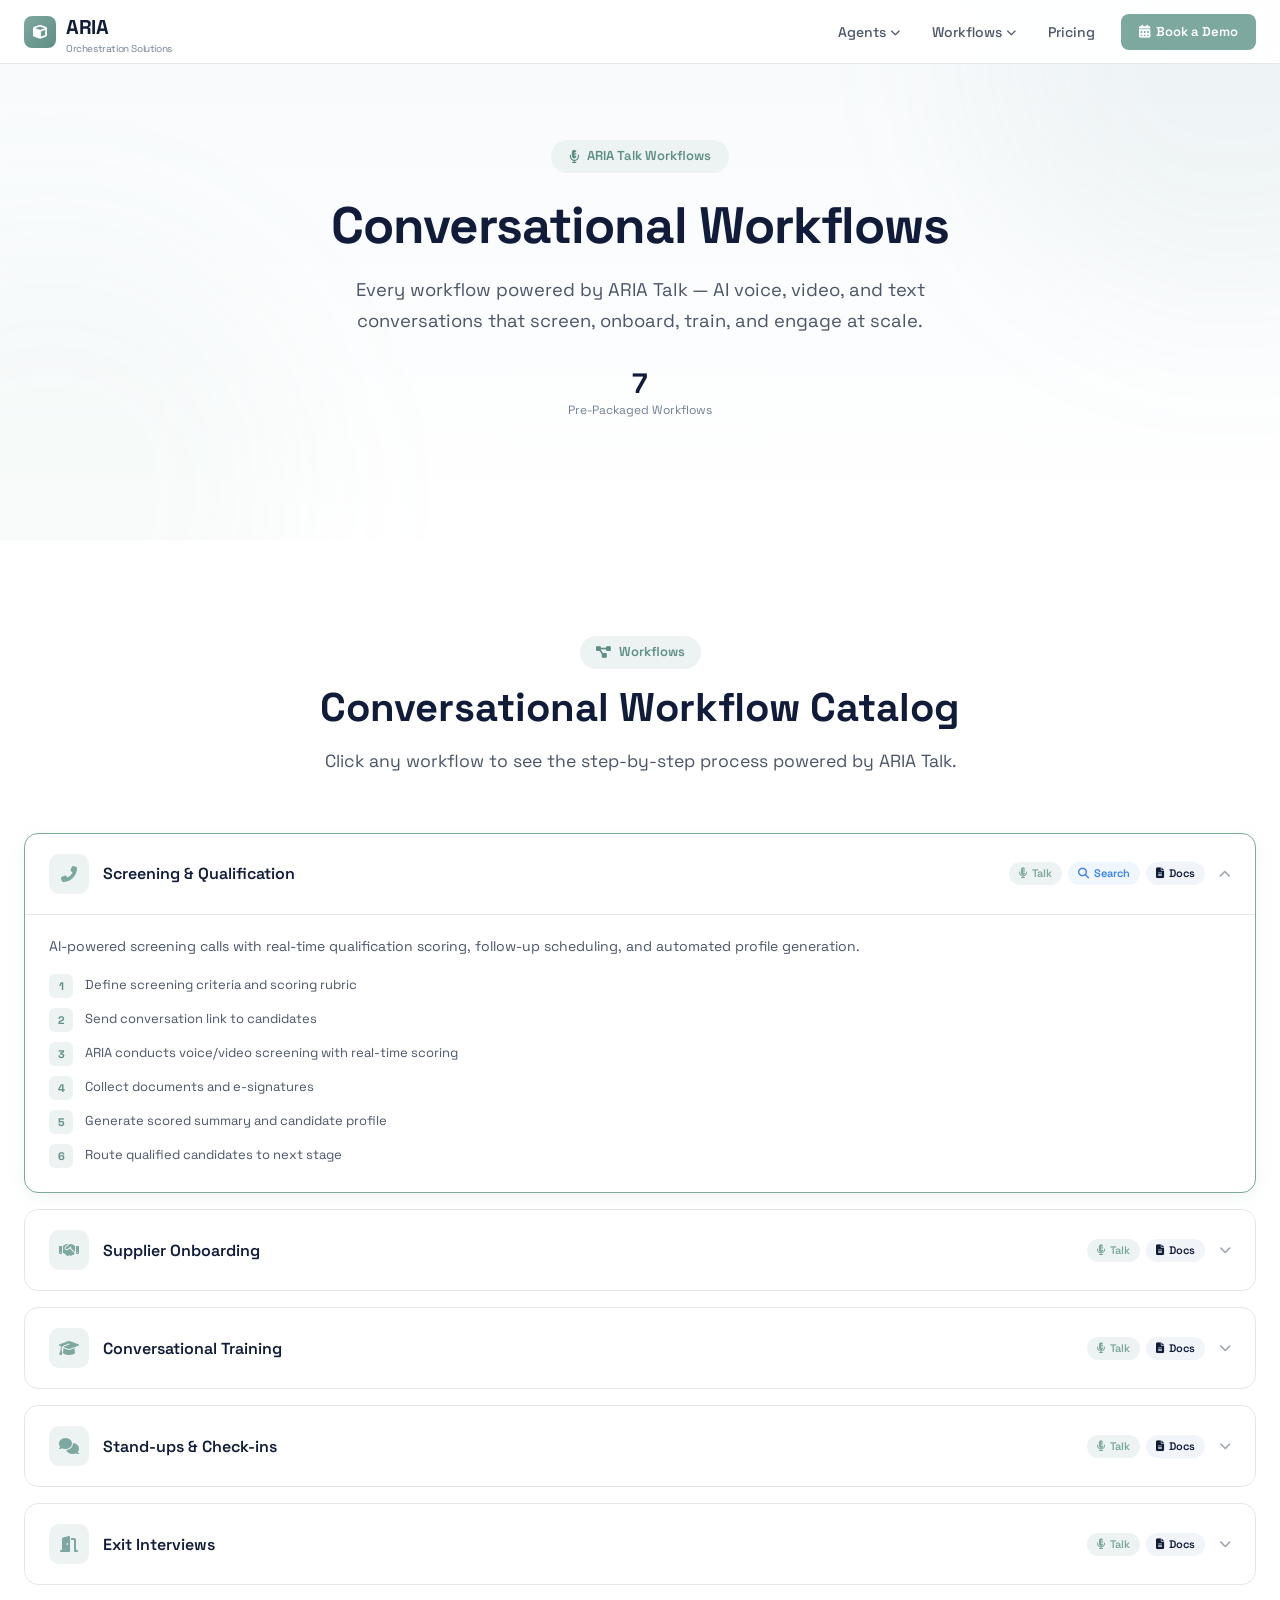
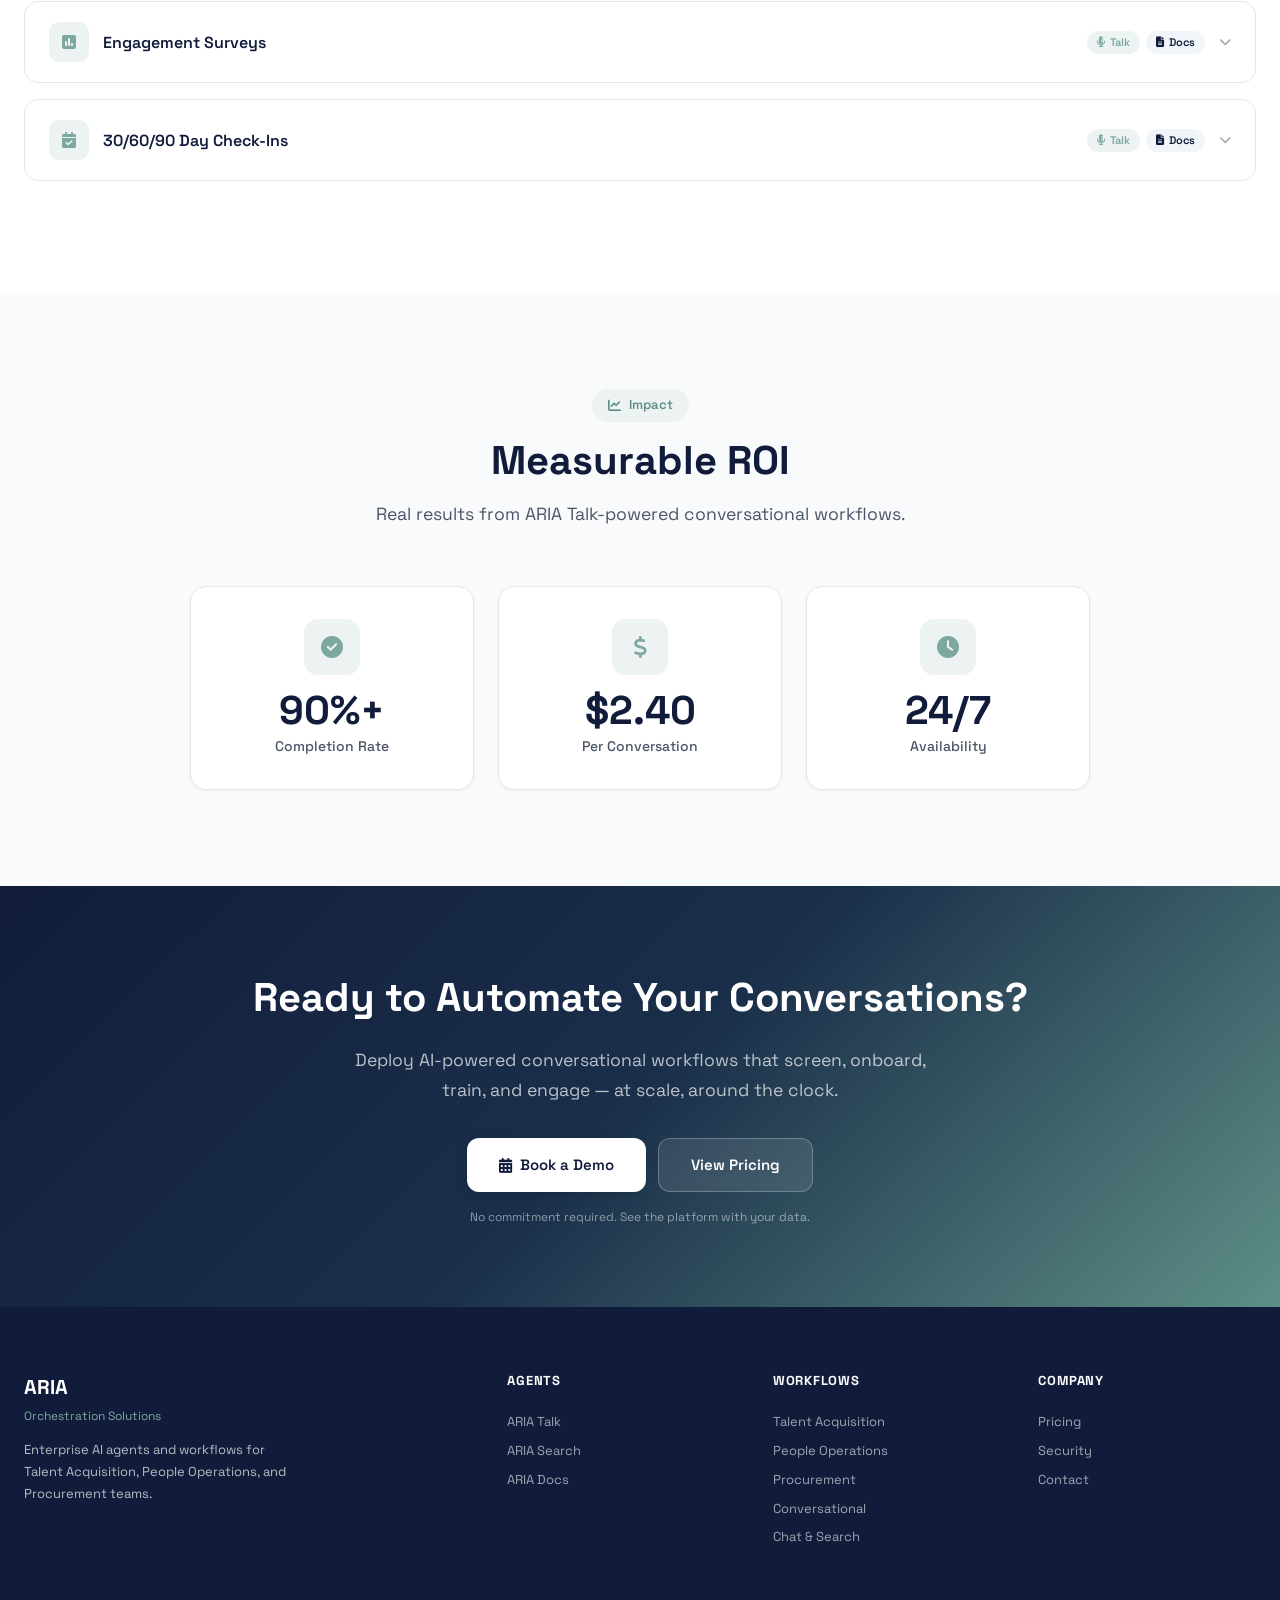
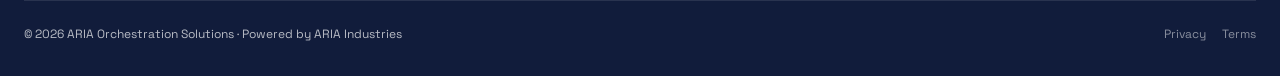
<file: workflows/conversational.html>
<!DOCTYPE html>
<html lang="en">
<head>
    <meta charset="UTF-8">
    <meta name="viewport" content="width=device-width, initial-scale=1.0">
    <title>Conversational Workflows — ARIA Talk</title>
    <meta name="description" content="7 pre-packaged conversational workflows powered by ARIA Talk — AI voice, video, and text conversations that screen, onboard, train, and engage at scale.">
    <link rel="stylesheet" href="../css/shared.css">
    <link rel="stylesheet" href="../css/marketing.css">
    <link rel="stylesheet" href="https://cdnjs.cloudflare.com/ajax/libs/font-awesome/6.5.1/css/all.min.css">
</head>
<body>

<!-- ============================================================
     NAVIGATION
     ============================================================ -->
<nav class="nav">
    <div class="nav-inner">
        <a href="../" class="nav-brand">
            <div class="nav-brand-icon"><i class="fas fa-cube"></i></div>
            <div>ARIA <span class="nav-brand-sub">Orchestration Solutions</span></div>
        </a>
        <div class="nav-links">
            <div class="nav-dropdown">
                <span class="nav-link">Agents <i class="fas fa-chevron-down chevron"></i></span>
                <div class="dropdown-menu">
                    <div class="dropdown-label">AI Agents</div>
                    <a href="../convo/" class="dropdown-item"><i class="fas fa-microphone-alt"></i> ARIA Talk</a>
                    <a href="../agents/chat-search.html" class="dropdown-item"><i class="fas fa-search"></i> ARIA Search</a>
                    <a href="../agents/document-generation.html" class="dropdown-item"><i class="fas fa-file-alt"></i> ARIA Docs <span class="dropdown-badge coming-soon">Coming Soon</span></a>
                </div>
            </div>
            <div class="nav-dropdown">
                <span class="nav-link">Workflows <i class="fas fa-chevron-down chevron"></i></span>
                <div class="dropdown-menu">
                    <div class="dropdown-label">By Agent</div>
                    <a href="../workflows/conversational.html" class="dropdown-item"><i class="fas fa-comments"></i> Conversational</a>
                    <a href="../workflows/chat-search.html" class="dropdown-item"><i class="fas fa-search"></i> Chat & Search</a>
                    <div class="dropdown-divider"></div>
                    <div class="dropdown-label">By Team</div>
                    <a href="../workflows/talent-acquisition.html" class="dropdown-item"><i class="fas fa-user-tie"></i> Talent Acquisition</a>
                    <a href="../workflows/people-operations.html" class="dropdown-item"><i class="fas fa-users"></i> People Operations</a>
                    <a href="../workflows/procurement.html" class="dropdown-item"><i class="fas fa-box-open"></i> Procurement</a>
                </div>
            </div>
            <a href="../pricing.html" class="nav-link">Pricing</a>
            <a href="#" class="nav-cta"><i class="fas fa-calendar-alt"></i> Book a Demo</a>
        </div>
        <button class="nav-mobile"><i class="fas fa-bars"></i></button>
    </div>
</nav>

<!-- ============================================================
     HERO
     ============================================================ -->
<section class="hero">
    <div class="container">
        <div class="hero-inner fade-in-up">
            <div class="hero-tag"><i class="fas fa-microphone-alt"></i> ARIA Talk Workflows</div>
            <h1>Conversational Workflows</h1>
            <p class="subtitle">Every workflow powered by ARIA Talk — AI voice, video, and text conversations that screen, onboard, train, and engage at scale.</p>
            <div class="hero-stats">
                <div class="hero-stat">
                    <div class="hero-stat-val" data-counter data-target="7">7</div>
                    <div class="hero-stat-label">Pre-Packaged Workflows</div>
                </div>
            </div>
        </div>
    </div>
</section>

<!-- ============================================================
     WORKFLOW GRID
     ============================================================ -->
<section class="section">
    <div class="container">
        <div class="section-header fade-in-up">
            <div class="section-tag"><i class="fas fa-project-diagram"></i> Workflows</div>
            <h2 class="section-title">Conversational Workflow Catalog</h2>
            <p class="section-subtitle">Click any workflow to see the step-by-step process powered by ARIA Talk.</p>
        </div>

        <!-- Screening & Qualification -->
        <div class="wf-detail-card active fade-in-up">
            <div class="wf-detail-header">
                <div class="wf-detail-icon"><i class="fas fa-phone-alt"></i></div>
                <h3>Screening & Qualification</h3>
                <div class="agent-pills">
                    <span class="agent-pill talk"><i class="fas fa-microphone-alt"></i> Talk</span>
                    <span class="agent-pill search"><i class="fas fa-search"></i> Search</span>
                    <span class="agent-pill docs"><i class="fas fa-file-alt"></i> Docs</span>
                </div>
                <i class="fas fa-chevron-down chevron"></i>
            </div>
            <div class="wf-detail-body">
                <p>AI-powered screening calls with real-time qualification scoring, follow-up scheduling, and automated profile generation.</p>
                <div class="wf-steps">
                    <div class="wf-step">
                        <div class="wf-step-num">1</div>
                        <p>Define screening criteria and scoring rubric</p>
                    </div>
                    <div class="wf-step">
                        <div class="wf-step-num">2</div>
                        <p>Send conversation link to candidates</p>
                    </div>
                    <div class="wf-step">
                        <div class="wf-step-num">3</div>
                        <p>ARIA conducts voice/video screening with real-time scoring</p>
                    </div>
                    <div class="wf-step">
                        <div class="wf-step-num">4</div>
                        <p>Collect documents and e-signatures</p>
                    </div>
                    <div class="wf-step">
                        <div class="wf-step-num">5</div>
                        <p>Generate scored summary and candidate profile</p>
                    </div>
                    <div class="wf-step">
                        <div class="wf-step-num">6</div>
                        <p>Route qualified candidates to next stage</p>
                    </div>
                </div>
            </div>
        </div>

        <!-- Supplier Onboarding -->
        <div class="wf-detail-card fade-in-up">
            <div class="wf-detail-header">
                <div class="wf-detail-icon"><i class="fas fa-handshake"></i></div>
                <h3>Supplier Onboarding</h3>
                <div class="agent-pills">
                    <span class="agent-pill talk"><i class="fas fa-microphone-alt"></i> Talk</span>
                    <span class="agent-pill docs"><i class="fas fa-file-alt"></i> Docs</span>
                </div>
                <i class="fas fa-chevron-down chevron"></i>
            </div>
            <div class="wf-detail-body">
                <p>Complete supplier intake, document collection, and compliance verification in a single AI-guided conversation.</p>
                <div class="wf-steps">
                    <div class="wf-step">
                        <div class="wf-step-num">1</div>
                        <p>Configure supplier intake form and required documents</p>
                    </div>
                    <div class="wf-step">
                        <div class="wf-step-num">2</div>
                        <p>Send onboarding link to supplier contact</p>
                    </div>
                    <div class="wf-step">
                        <div class="wf-step-num">3</div>
                        <p>ARIA collects tax forms, insurance, banking info conversationally</p>
                    </div>
                    <div class="wf-step">
                        <div class="wf-step-num">4</div>
                        <p>AI validates documents in real-time</p>
                    </div>
                    <div class="wf-step">
                        <div class="wf-step-num">5</div>
                        <p>Capture e-signatures on contracts and NDAs</p>
                    </div>
                    <div class="wf-step">
                        <div class="wf-step-num">6</div>
                        <p>Auto-populate vendor master with validated data</p>
                    </div>
                </div>
            </div>
        </div>

        <!-- Conversational Training -->
        <div class="wf-detail-card fade-in-up">
            <div class="wf-detail-header">
                <div class="wf-detail-icon"><i class="fas fa-graduation-cap"></i></div>
                <h3>Conversational Training</h3>
                <div class="agent-pills">
                    <span class="agent-pill talk"><i class="fas fa-microphone-alt"></i> Talk</span>
                    <span class="agent-pill docs"><i class="fas fa-file-alt"></i> Docs</span>
                </div>
                <i class="fas fa-chevron-down chevron"></i>
            </div>
            <div class="wf-detail-body">
                <p>AI-delivered training modules with real-time comprehension testing and automated certification.</p>
                <div class="wf-steps">
                    <div class="wf-step">
                        <div class="wf-step-num">1</div>
                        <p>Upload training content and define assessment criteria</p>
                    </div>
                    <div class="wf-step">
                        <div class="wf-step-num">2</div>
                        <p>Assign training to participants</p>
                    </div>
                    <div class="wf-step">
                        <div class="wf-step-num">3</div>
                        <p>ARIA presents content conversationally</p>
                    </div>
                    <div class="wf-step">
                        <div class="wf-step-num">4</div>
                        <p>Real-time comprehension checks and adaptive follow-up</p>
                    </div>
                    <div class="wf-step">
                        <div class="wf-step-num">5</div>
                        <p>Issue certifications on completion</p>
                    </div>
                    <div class="wf-step">
                        <div class="wf-step-num">6</div>
                        <p>Generate compliance reports</p>
                    </div>
                </div>
            </div>
        </div>

        <!-- Stand-ups & Check-ins -->
        <div class="wf-detail-card fade-in-up">
            <div class="wf-detail-header">
                <div class="wf-detail-icon"><i class="fas fa-comments"></i></div>
                <h3>Stand-ups & Check-ins</h3>
                <div class="agent-pills">
                    <span class="agent-pill talk"><i class="fas fa-microphone-alt"></i> Talk</span>
                    <span class="agent-pill docs"><i class="fas fa-file-alt"></i> Docs</span>
                </div>
                <i class="fas fa-chevron-down chevron"></i>
            </div>
            <div class="wf-detail-body">
                <p>Automated daily stand-ups, blocker detection, and structured check-ins with sentiment tracking.</p>
                <div class="wf-steps">
                    <div class="wf-step">
                        <div class="wf-step-num">1</div>
                        <p>Define check-in cadence and questions</p>
                    </div>
                    <div class="wf-step">
                        <div class="wf-step-num">2</div>
                        <p>ARIA initiates conversations at scheduled times</p>
                    </div>
                    <div class="wf-step">
                        <div class="wf-step-num">3</div>
                        <p>Collect updates, blockers, and sentiment</p>
                    </div>
                    <div class="wf-step">
                        <div class="wf-step-num">4</div>
                        <p>Detect patterns and escalate blockers</p>
                    </div>
                    <div class="wf-step">
                        <div class="wf-step-num">5</div>
                        <p>Generate team summary reports</p>
                    </div>
                </div>
            </div>
        </div>

        <!-- Exit Interviews -->
        <div class="wf-detail-card fade-in-up">
            <div class="wf-detail-header">
                <div class="wf-detail-icon"><i class="fas fa-door-open"></i></div>
                <h3>Exit Interviews</h3>
                <div class="agent-pills">
                    <span class="agent-pill talk"><i class="fas fa-microphone-alt"></i> Talk</span>
                    <span class="agent-pill docs"><i class="fas fa-file-alt"></i> Docs</span>
                </div>
                <i class="fas fa-chevron-down chevron"></i>
            </div>
            <div class="wf-detail-body">
                <p>AI-conducted exit interviews with sentiment analysis, theme extraction, and trend reporting.</p>
                <div class="wf-steps">
                    <div class="wf-step">
                        <div class="wf-step-num">1</div>
                        <p>Configure exit interview questions and themes</p>
                    </div>
                    <div class="wf-step">
                        <div class="wf-step-num">2</div>
                        <p>Schedule conversation with departing employee</p>
                    </div>
                    <div class="wf-step">
                        <div class="wf-step-num">3</div>
                        <p>ARIA conducts empathetic, structured interview</p>
                    </div>
                    <div class="wf-step">
                        <div class="wf-step-num">4</div>
                        <p>Extract themes and sentiment in real-time</p>
                    </div>
                    <div class="wf-step">
                        <div class="wf-step-num">5</div>
                        <p>Generate anonymized trend reports</p>
                    </div>
                </div>
            </div>
        </div>

        <!-- Engagement Surveys -->
        <div class="wf-detail-card fade-in-up">
            <div class="wf-detail-header">
                <div class="wf-detail-icon"><i class="fas fa-poll"></i></div>
                <h3>Engagement Surveys</h3>
                <div class="agent-pills">
                    <span class="agent-pill talk"><i class="fas fa-microphone-alt"></i> Talk</span>
                    <span class="agent-pill docs"><i class="fas fa-file-alt"></i> Docs</span>
                </div>
                <i class="fas fa-chevron-down chevron"></i>
            </div>
            <div class="wf-detail-body">
                <p>Conversational pulse surveys with higher completion rates than traditional forms.</p>
                <div class="wf-steps">
                    <div class="wf-step">
                        <div class="wf-step-num">1</div>
                        <p>Define survey questions and frequency</p>
                    </div>
                    <div class="wf-step">
                        <div class="wf-step-num">2</div>
                        <p>ARIA initiates conversations with participants</p>
                    </div>
                    <div class="wf-step">
                        <div class="wf-step-num">3</div>
                        <p>Natural dialogue captures richer responses</p>
                    </div>
                    <div class="wf-step">
                        <div class="wf-step-num">4</div>
                        <p>Real-time sentiment and theme analysis</p>
                    </div>
                    <div class="wf-step">
                        <div class="wf-step-num">5</div>
                        <p>Generate actionable insight reports</p>
                    </div>
                </div>
            </div>
        </div>

        <!-- 30/60/90 Day Check-Ins -->
        <div class="wf-detail-card fade-in-up">
            <div class="wf-detail-header">
                <div class="wf-detail-icon"><i class="fas fa-calendar-check"></i></div>
                <h3>30/60/90 Day Check-Ins</h3>
                <div class="agent-pills">
                    <span class="agent-pill talk"><i class="fas fa-microphone-alt"></i> Talk</span>
                    <span class="agent-pill docs"><i class="fas fa-file-alt"></i> Docs</span>
                </div>
                <i class="fas fa-chevron-down chevron"></i>
            </div>
            <div class="wf-detail-body">
                <p>Automated new hire check-ins at milestone intervals with structured feedback.</p>
                <div class="wf-steps">
                    <div class="wf-step">
                        <div class="wf-step-num">1</div>
                        <p>Define check-in questions for each milestone</p>
                    </div>
                    <div class="wf-step">
                        <div class="wf-step-num">2</div>
                        <p>ARIA schedules conversations automatically</p>
                    </div>
                    <div class="wf-step">
                        <div class="wf-step-num">3</div>
                        <p>Collect feedback on onboarding, role clarity, support</p>
                    </div>
                    <div class="wf-step">
                        <div class="wf-step-num">4</div>
                        <p>Flag at-risk new hires for manager attention</p>
                    </div>
                    <div class="wf-step">
                        <div class="wf-step-num">5</div>
                        <p>Generate progress and trend reports</p>
                    </div>
                </div>
            </div>
        </div>
    </div>
</section>

<!-- ============================================================
     ROI SECTION
     ============================================================ -->
<section class="section section-gray">
    <div class="container">
        <div class="section-header fade-in-up">
            <div class="section-tag"><i class="fas fa-chart-line"></i> Impact</div>
            <h2 class="section-title">Measurable ROI</h2>
            <p class="section-subtitle">Real results from ARIA Talk-powered conversational workflows.</p>
        </div>
        <div class="stat-cards fade-in-up" style="max-width:900px;margin:0 auto;grid-template-columns:repeat(3,1fr)">
            <div class="stat-card">
                <div class="stat-card-icon"><i class="fas fa-check-circle"></i></div>
                <div class="stat-card-val">90%+</div>
                <div class="stat-card-label">Completion Rate</div>
            </div>
            <div class="stat-card">
                <div class="stat-card-icon"><i class="fas fa-dollar-sign"></i></div>
                <div class="stat-card-val">$2.40</div>
                <div class="stat-card-label">Per Conversation</div>
            </div>
            <div class="stat-card">
                <div class="stat-card-icon"><i class="fas fa-clock"></i></div>
                <div class="stat-card-val">24/7</div>
                <div class="stat-card-label">Availability</div>
            </div>
        </div>
    </div>
</section>

<!-- ============================================================
     CTA
     ============================================================ -->
<section class="cta-section">
    <div class="container fade-in-up">
        <h2>Ready to Automate Your Conversations?</h2>
        <p>Deploy AI-powered conversational workflows that screen, onboard, train, and engage — at scale, around the clock.</p>
        <div class="btn-group"><a href="#" class="btn btn-white btn-lg"><i class="fas fa-calendar-alt"></i> Book a Demo</a><a href="../pricing.html" class="btn btn-ghost btn-lg">View Pricing</a></div>
        <div class="cta-sub">No commitment required. See the platform with your data.</div>
    </div>
</section>

<!-- ============================================================
     FOOTER
     ============================================================ -->
<footer class="footer">
    <div class="container">
        <div class="footer-grid">
            <div class="footer-brand">
                <div class="footer-brand-name">ARIA</div>
                <div class="footer-brand-sub">Orchestration Solutions</div>
                <p>Enterprise AI agents and workflows for Talent Acquisition, People Operations, and Procurement teams.</p>
            </div>
            <div class="footer-col"><h4>Agents</h4><a href="../convo/">ARIA Talk</a><a href="../agents/chat-search.html">ARIA Search</a><a href="../agents/document-generation.html">ARIA Docs</a></div>
            <div class="footer-col"><h4>Workflows</h4><a href="../workflows/talent-acquisition.html">Talent Acquisition</a><a href="../workflows/people-operations.html">People Operations</a><a href="../workflows/procurement.html">Procurement</a><a href="../workflows/conversational.html">Conversational</a><a href="../workflows/chat-search.html">Chat & Search</a></div>
            <div class="footer-col"><h4>Company</h4><a href="../pricing.html">Pricing</a><a href="#">Security</a><a href="#">Contact</a></div>
        </div>
        <div class="footer-bottom">
            <span>&copy; 2026 ARIA Orchestration Solutions &middot; Powered by ARIA Industries</span>
            <div><a href="#">Privacy</a><a href="#">Terms</a></div>
        </div>
    </div>
</footer>

<script src="../js/shared.js"></script>
<script src="../js/animations.js"></script>
</body>
</html>
</file>
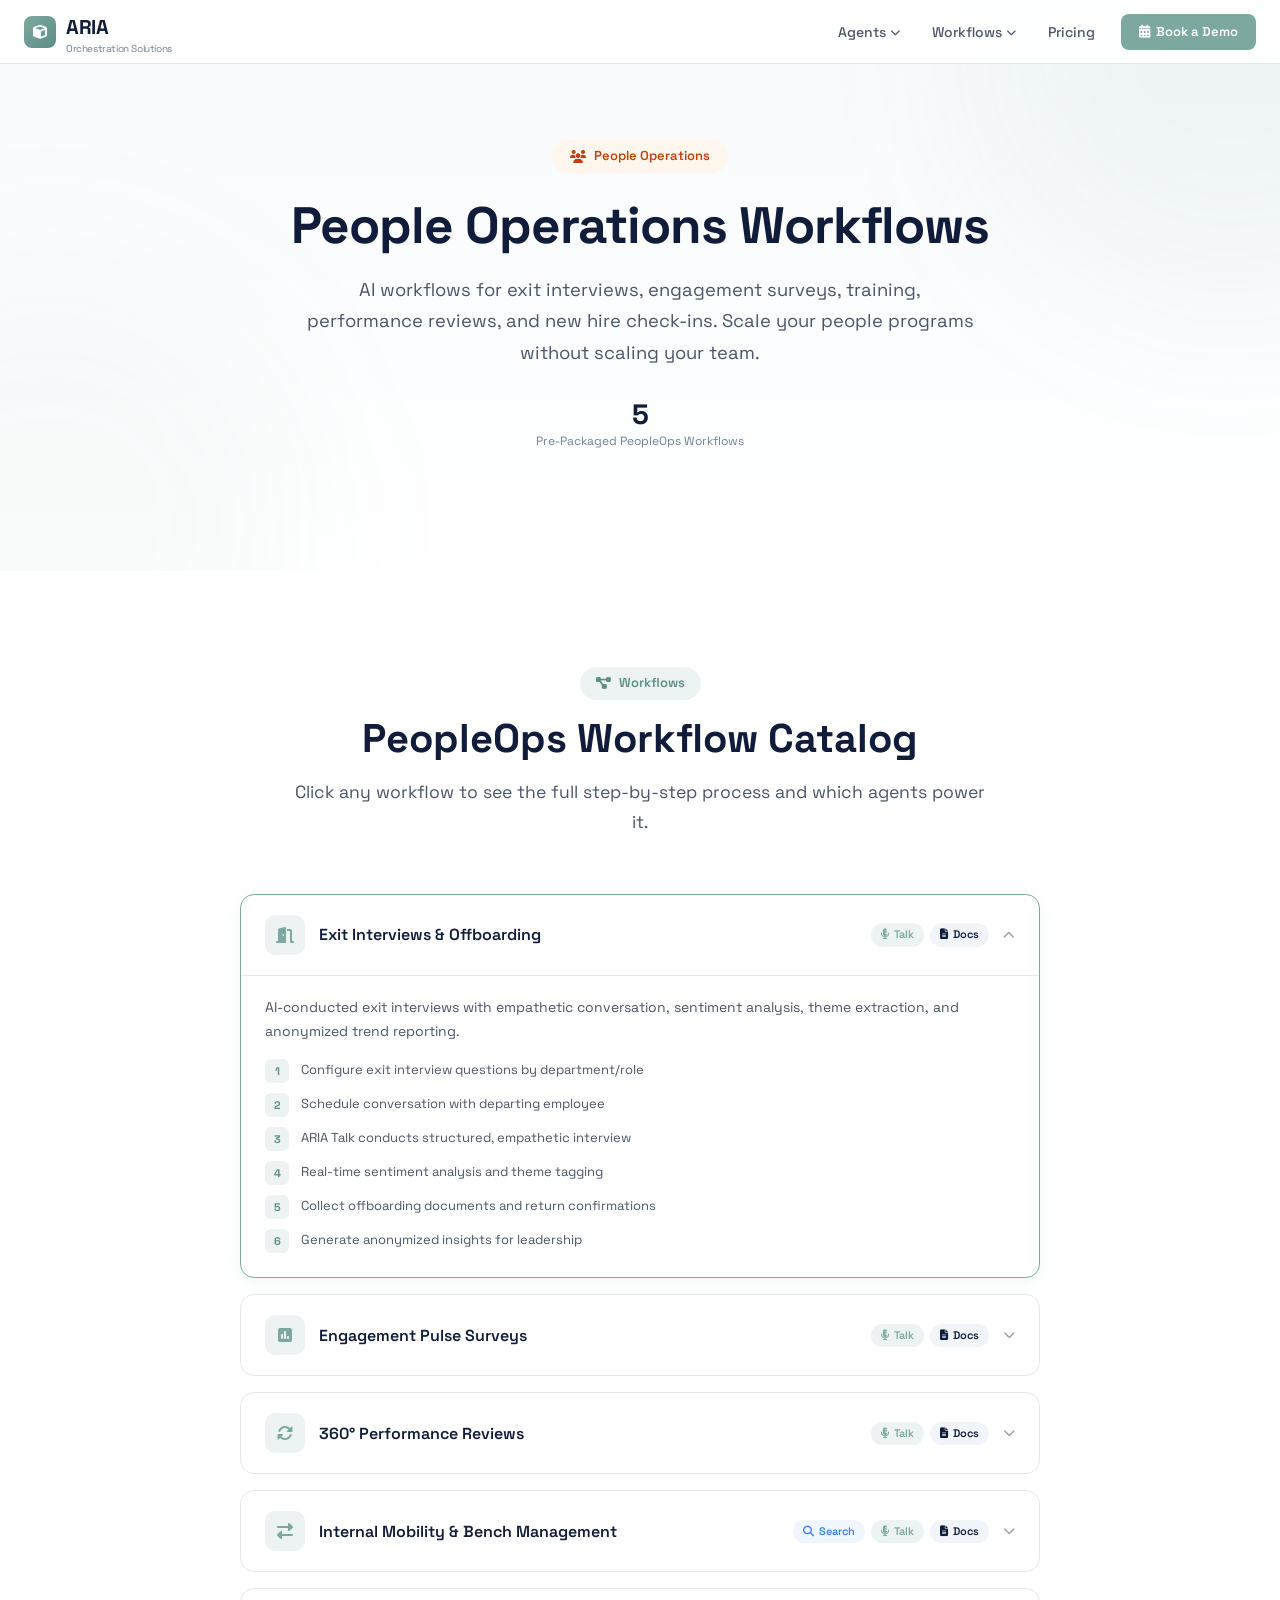
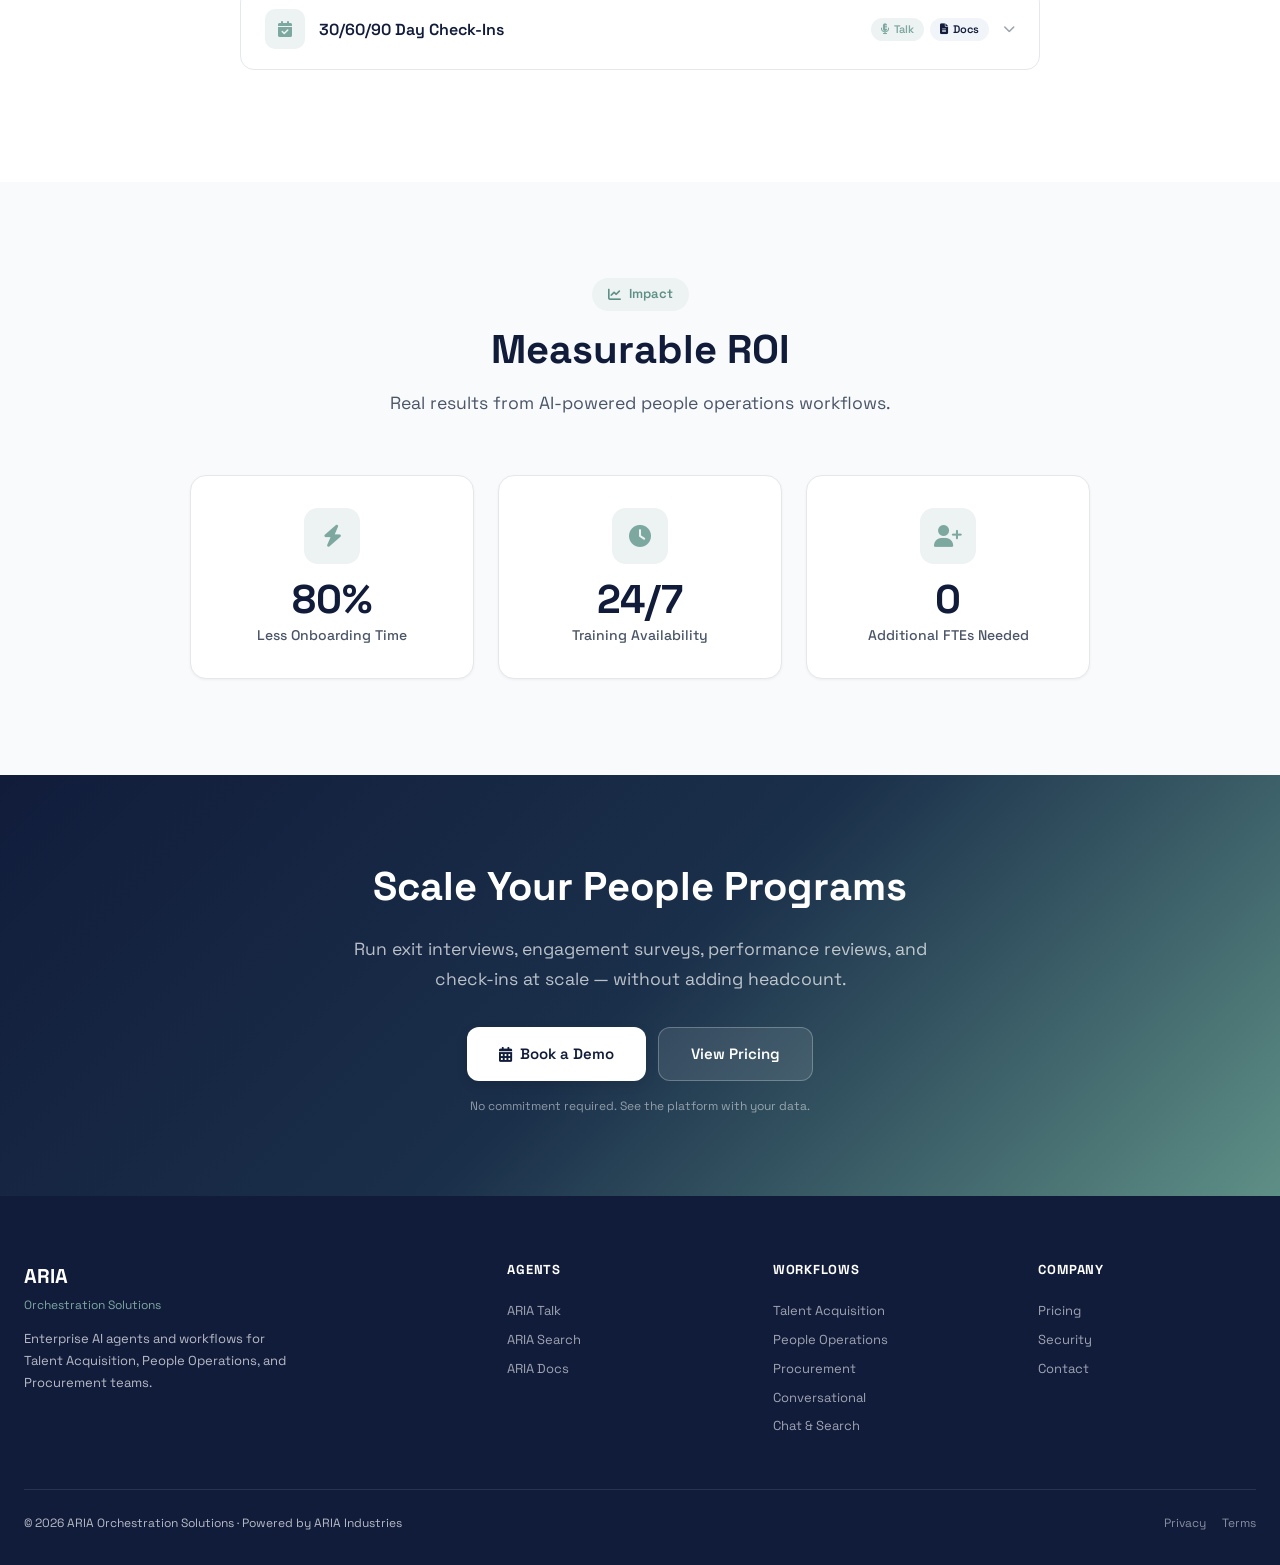
<file: workflows/people-operations.html>
<!DOCTYPE html>
<html lang="en">
<head>
    <meta charset="UTF-8">
    <meta name="viewport" content="width=device-width, initial-scale=1.0">
    <title>People Operations Workflows — ARIA Orchestration Solutions</title>
    <meta name="description" content="AI workflows for exit interviews, engagement surveys, training, performance reviews, and new hire check-ins. 5 pre-packaged PeopleOps workflows.">
    <link rel="stylesheet" href="../css/shared.css">
    <link rel="stylesheet" href="../css/marketing.css">
    <link rel="stylesheet" href="https://cdnjs.cloudflare.com/ajax/libs/font-awesome/6.5.1/css/all.min.css">
</head>
<body>

<!-- ============================================================
     NAVIGATION
     ============================================================ -->
<nav class="nav">
    <div class="nav-inner">
        <a href="../" class="nav-brand">
            <div class="nav-brand-icon"><i class="fas fa-cube"></i></div>
            <div>ARIA <span class="nav-brand-sub">Orchestration Solutions</span></div>
        </a>
        <div class="nav-links">
            <div class="nav-dropdown">
                <span class="nav-link">Agents <i class="fas fa-chevron-down chevron"></i></span>
                <div class="dropdown-menu">
                    <div class="dropdown-label">AI Agents</div>
                    <a href="../convo/" class="dropdown-item"><i class="fas fa-microphone-alt"></i> ARIA Talk</a>
                    <a href="../agents/chat-search.html" class="dropdown-item"><i class="fas fa-search"></i> ARIA Search</a>
                    <a href="../agents/document-generation.html" class="dropdown-item"><i class="fas fa-file-alt"></i> ARIA Docs <span class="dropdown-badge coming-soon">Coming Soon</span></a>
                </div>
            </div>
            <div class="nav-dropdown">
                <span class="nav-link">Workflows <i class="fas fa-chevron-down chevron"></i></span>
                <div class="dropdown-menu">
                    <div class="dropdown-label">By Agent</div>
                    <a href="conversational.html" class="dropdown-item"><i class="fas fa-comments"></i> Conversational</a>
                    <a href="chat-search.html" class="dropdown-item"><i class="fas fa-search"></i> Chat & Search</a>
                    <div class="dropdown-divider"></div>
                    <div class="dropdown-label">By Team</div>
                    <a href="talent-acquisition.html" class="dropdown-item"><i class="fas fa-user-tie"></i> Talent Acquisition</a>
                    <a href="people-operations.html" class="dropdown-item"><i class="fas fa-users"></i> People Operations</a>
                    <a href="procurement.html" class="dropdown-item"><i class="fas fa-box-open"></i> Procurement</a>
                </div>
            </div>
            <a href="../pricing.html" class="nav-link">Pricing</a>
            <a href="#" class="nav-cta"><i class="fas fa-calendar-alt"></i> Book a Demo</a>
        </div>
        <button class="nav-mobile"><i class="fas fa-bars"></i></button>
    </div>
</nav>

<!-- ============================================================
     HERO
     ============================================================ -->
<section class="hero">
    <div class="container">
        <div class="hero-inner fade-in-up">
            <div class="hero-tag" style="background:var(--badge-peopleops-bg);color:var(--badge-peopleops)"><i class="fas fa-users"></i> People Operations</div>
            <h1>People Operations Workflows</h1>
            <p class="subtitle">AI workflows for exit interviews, engagement surveys, training, performance reviews, and new hire check-ins. Scale your people programs without scaling your team.</p>
            <div class="hero-stats">
                <div class="hero-stat">
                    <div class="hero-stat-val" data-counter data-target="5">5</div>
                    <div class="hero-stat-label">Pre-Packaged PeopleOps Workflows</div>
                </div>
            </div>
        </div>
    </div>
</section>

<!-- ============================================================
     WORKFLOW GRID — Expandable Cards
     ============================================================ -->
<section class="section">
    <div class="container">
        <div class="section-header fade-in-up">
            <div class="section-tag"><i class="fas fa-project-diagram"></i> Workflows</div>
            <h2 class="section-title">PeopleOps Workflow Catalog</h2>
            <p class="section-subtitle">Click any workflow to see the full step-by-step process and which agents power it.</p>
        </div>

        <div class="max-w-800 mx-auto">

            <!-- 1. Exit Interviews & Offboarding (active) -->
            <div class="wf-detail-card active fade-in-up">
                <div class="wf-detail-header">
                    <div class="wf-detail-icon"><i class="fas fa-door-open"></i></div>
                    <h3>Exit Interviews & Offboarding</h3>
                    <div class="agent-pills">
                        <span class="agent-pill talk"><i class="fas fa-microphone-alt"></i> Talk</span>
                        <span class="agent-pill docs"><i class="fas fa-file-alt"></i> Docs</span>
                    </div>
                    <i class="fas fa-chevron-down chevron"></i>
                </div>
                <div class="wf-detail-body">
                    <p>AI-conducted exit interviews with empathetic conversation, sentiment analysis, theme extraction, and anonymized trend reporting.</p>
                    <div class="wf-steps">
                        <div class="wf-step"><div class="wf-step-num">1</div><p>Configure exit interview questions by department/role</p></div>
                        <div class="wf-step"><div class="wf-step-num">2</div><p>Schedule conversation with departing employee</p></div>
                        <div class="wf-step"><div class="wf-step-num">3</div><p>ARIA Talk conducts structured, empathetic interview</p></div>
                        <div class="wf-step"><div class="wf-step-num">4</div><p>Real-time sentiment analysis and theme tagging</p></div>
                        <div class="wf-step"><div class="wf-step-num">5</div><p>Collect offboarding documents and return confirmations</p></div>
                        <div class="wf-step"><div class="wf-step-num">6</div><p>Generate anonymized insights for leadership</p></div>
                    </div>
                </div>
            </div>

            <!-- 2. Engagement Pulse Surveys -->
            <div class="wf-detail-card fade-in-up">
                <div class="wf-detail-header">
                    <div class="wf-detail-icon"><i class="fas fa-poll"></i></div>
                    <h3>Engagement Pulse Surveys</h3>
                    <div class="agent-pills">
                        <span class="agent-pill talk"><i class="fas fa-microphone-alt"></i> Talk</span>
                        <span class="agent-pill docs"><i class="fas fa-file-alt"></i> Docs</span>
                    </div>
                    <i class="fas fa-chevron-down chevron"></i>
                </div>
                <div class="wf-detail-body">
                    <p>Conversational pulse surveys that capture richer data than forms — with 90%+ completion rates.</p>
                    <div class="wf-steps">
                        <div class="wf-step"><div class="wf-step-num">1</div><p>Define survey questions and target audience</p></div>
                        <div class="wf-step"><div class="wf-step-num">2</div><p>ARIA Talk initiates conversations at scheduled intervals</p></div>
                        <div class="wf-step"><div class="wf-step-num">3</div><p>Natural dialogue captures nuanced responses</p></div>
                        <div class="wf-step"><div class="wf-step-num">4</div><p>AI analyzes sentiment, themes, and trends in real-time</p></div>
                        <div class="wf-step"><div class="wf-step-num">5</div><p>Generate actionable insight dashboards</p></div>
                        <div class="wf-step"><div class="wf-step-num">6</div><p>Flag urgent issues for immediate attention</p></div>
                    </div>
                </div>
            </div>

            <!-- 3. 360 Performance Reviews -->
            <div class="wf-detail-card fade-in-up">
                <div class="wf-detail-header">
                    <div class="wf-detail-icon"><i class="fas fa-sync-alt"></i></div>
                    <h3>360° Performance Reviews</h3>
                    <div class="agent-pills">
                        <span class="agent-pill talk"><i class="fas fa-microphone-alt"></i> Talk</span>
                        <span class="agent-pill docs"><i class="fas fa-file-alt"></i> Docs</span>
                    </div>
                    <i class="fas fa-chevron-down chevron"></i>
                </div>
                <div class="wf-detail-body">
                    <p>AI-facilitated multi-rater reviews with structured feedback collection, aggregation, and bias-aware reporting.</p>
                    <div class="wf-steps">
                        <div class="wf-step"><div class="wf-step-num">1</div><p>Define review criteria and select reviewers</p></div>
                        <div class="wf-step"><div class="wf-step-num">2</div><p>ARIA Talk collects feedback from peers, reports, managers</p></div>
                        <div class="wf-step"><div class="wf-step-num">3</div><p>Structured conversation ensures consistent data</p></div>
                        <div class="wf-step"><div class="wf-step-num">4</div><p>AI aggregates feedback and identifies patterns</p></div>
                        <div class="wf-step"><div class="wf-step-num">5</div><p>Generate comprehensive review reports</p></div>
                        <div class="wf-step"><div class="wf-step-num">6</div><p>Highlight development opportunities</p></div>
                    </div>
                </div>
            </div>

            <!-- 4. Internal Mobility & Bench Management -->
            <div class="wf-detail-card fade-in-up">
                <div class="wf-detail-header">
                    <div class="wf-detail-icon"><i class="fas fa-exchange-alt"></i></div>
                    <h3>Internal Mobility & Bench Management</h3>
                    <div class="agent-pills">
                        <span class="agent-pill search"><i class="fas fa-search"></i> Search</span>
                        <span class="agent-pill talk"><i class="fas fa-microphone-alt"></i> Talk</span>
                        <span class="agent-pill docs"><i class="fas fa-file-alt"></i> Docs</span>
                    </div>
                    <i class="fas fa-chevron-down chevron"></i>
                </div>
                <div class="wf-detail-body">
                    <p>Match internal talent to open roles, manage bench resources, and facilitate redeployment.</p>
                    <div class="wf-steps">
                        <div class="wf-step"><div class="wf-step-num">1</div><p>Ingest internal skills profiles and open positions</p></div>
                        <div class="wf-step"><div class="wf-step-num">2</div><p>ARIA Search matches employees to opportunities</p></div>
                        <div class="wf-step"><div class="wf-step-num">3</div><p>ARIA Talk conducts interest and availability checks</p></div>
                        <div class="wf-step"><div class="wf-step-num">4</div><p>Coordinate with hiring managers on internal transfers</p></div>
                        <div class="wf-step"><div class="wf-step-num">5</div><p>Track bench utilization and redeployment rates</p></div>
                    </div>
                </div>
            </div>

            <!-- 5. 30/60/90 Day Check-Ins -->
            <div class="wf-detail-card fade-in-up">
                <div class="wf-detail-header">
                    <div class="wf-detail-icon"><i class="fas fa-calendar-check"></i></div>
                    <h3>30/60/90 Day Check-Ins</h3>
                    <div class="agent-pills">
                        <span class="agent-pill talk"><i class="fas fa-microphone-alt"></i> Talk</span>
                        <span class="agent-pill docs"><i class="fas fa-file-alt"></i> Docs</span>
                    </div>
                    <i class="fas fa-chevron-down chevron"></i>
                </div>
                <div class="wf-detail-body">
                    <p>Automated new hire check-ins at milestone intervals with structured feedback and at-risk flagging.</p>
                    <div class="wf-steps">
                        <div class="wf-step"><div class="wf-step-num">1</div><p>Define check-in questions for 30, 60, and 90 day milestones</p></div>
                        <div class="wf-step"><div class="wf-step-num">2</div><p>ARIA Talk auto-schedules and conducts check-ins</p></div>
                        <div class="wf-step"><div class="wf-step-num">3</div><p>Collect feedback on onboarding, role clarity, manager support</p></div>
                        <div class="wf-step"><div class="wf-step-num">4</div><p>AI scores new hire sentiment and engagement</p></div>
                        <div class="wf-step"><div class="wf-step-num">5</div><p>Flag at-risk hires for manager intervention</p></div>
                        <div class="wf-step"><div class="wf-step-num">6</div><p>Generate progress trend reports</p></div>
                    </div>
                </div>
            </div>

        </div>
    </div>
</section>

<!-- ============================================================
     ROI SECTION
     ============================================================ -->
<section class="section section-gray">
    <div class="container">
        <div class="section-header fade-in-up">
            <div class="section-tag"><i class="fas fa-chart-line"></i> Impact</div>
            <h2 class="section-title">Measurable ROI</h2>
            <p class="section-subtitle">Real results from AI-powered people operations workflows.</p>
        </div>
        <div class="stat-cards fade-in-up" style="grid-template-columns:repeat(3,1fr);max-width:900px;margin:0 auto">
            <div class="stat-card">
                <div class="stat-card-icon"><i class="fas fa-bolt"></i></div>
                <div class="stat-card-val">80%</div>
                <div class="stat-card-label">Less Onboarding Time</div>
            </div>
            <div class="stat-card">
                <div class="stat-card-icon"><i class="fas fa-clock"></i></div>
                <div class="stat-card-val">24/7</div>
                <div class="stat-card-label">Training Availability</div>
            </div>
            <div class="stat-card">
                <div class="stat-card-icon"><i class="fas fa-user-plus"></i></div>
                <div class="stat-card-val">0</div>
                <div class="stat-card-label">Additional FTEs Needed</div>
            </div>
        </div>
    </div>
</section>

<!-- ============================================================
     CTA
     ============================================================ -->
<section class="cta-section">
    <div class="container fade-in-up">
        <h2>Scale Your People Programs</h2>
        <p>Run exit interviews, engagement surveys, performance reviews, and check-ins at scale — without adding headcount.</p>
        <div class="btn-group" style="justify-content:center">
            <a href="#" class="btn btn-white btn-lg"><i class="fas fa-calendar-alt"></i> Book a Demo</a>
            <a href="../pricing.html" class="btn btn-ghost btn-lg">View Pricing</a>
        </div>
        <div class="cta-sub">No commitment required. See the platform with your data.</div>
    </div>
</section>

<!-- ============================================================
     FOOTER
     ============================================================ -->
<footer class="footer">
    <div class="container">
        <div class="footer-grid">
            <div class="footer-brand">
                <div class="footer-brand-name">ARIA</div>
                <div class="footer-brand-sub">Orchestration Solutions</div>
                <p>Enterprise AI agents and workflows for Talent Acquisition, People Operations, and Procurement teams.</p>
            </div>
            <div class="footer-col">
                <h4>Agents</h4>
                <a href="../convo/">ARIA Talk</a>
                <a href="../agents/chat-search.html">ARIA Search</a>
                <a href="../agents/document-generation.html">ARIA Docs</a>
            </div>
            <div class="footer-col">
                <h4>Workflows</h4>
                <a href="talent-acquisition.html">Talent Acquisition</a>
                <a href="people-operations.html">People Operations</a>
                <a href="procurement.html">Procurement</a>
                <a href="conversational.html">Conversational</a>
                <a href="chat-search.html">Chat & Search</a>
            </div>
            <div class="footer-col">
                <h4>Company</h4>
                <a href="../pricing.html">Pricing</a>
                <a href="#">Security</a>
                <a href="#">Contact</a>
            </div>
        </div>
        <div class="footer-bottom">
            <span>&copy; 2026 ARIA Orchestration Solutions &middot; Powered by ARIA Industries</span>
            <div><a href="#">Privacy</a><a href="#">Terms</a></div>
        </div>
    </div>
</footer>

<script src="../js/shared.js"></script>
<script src="../js/animations.js"></script>
</body>
</html>
</file>
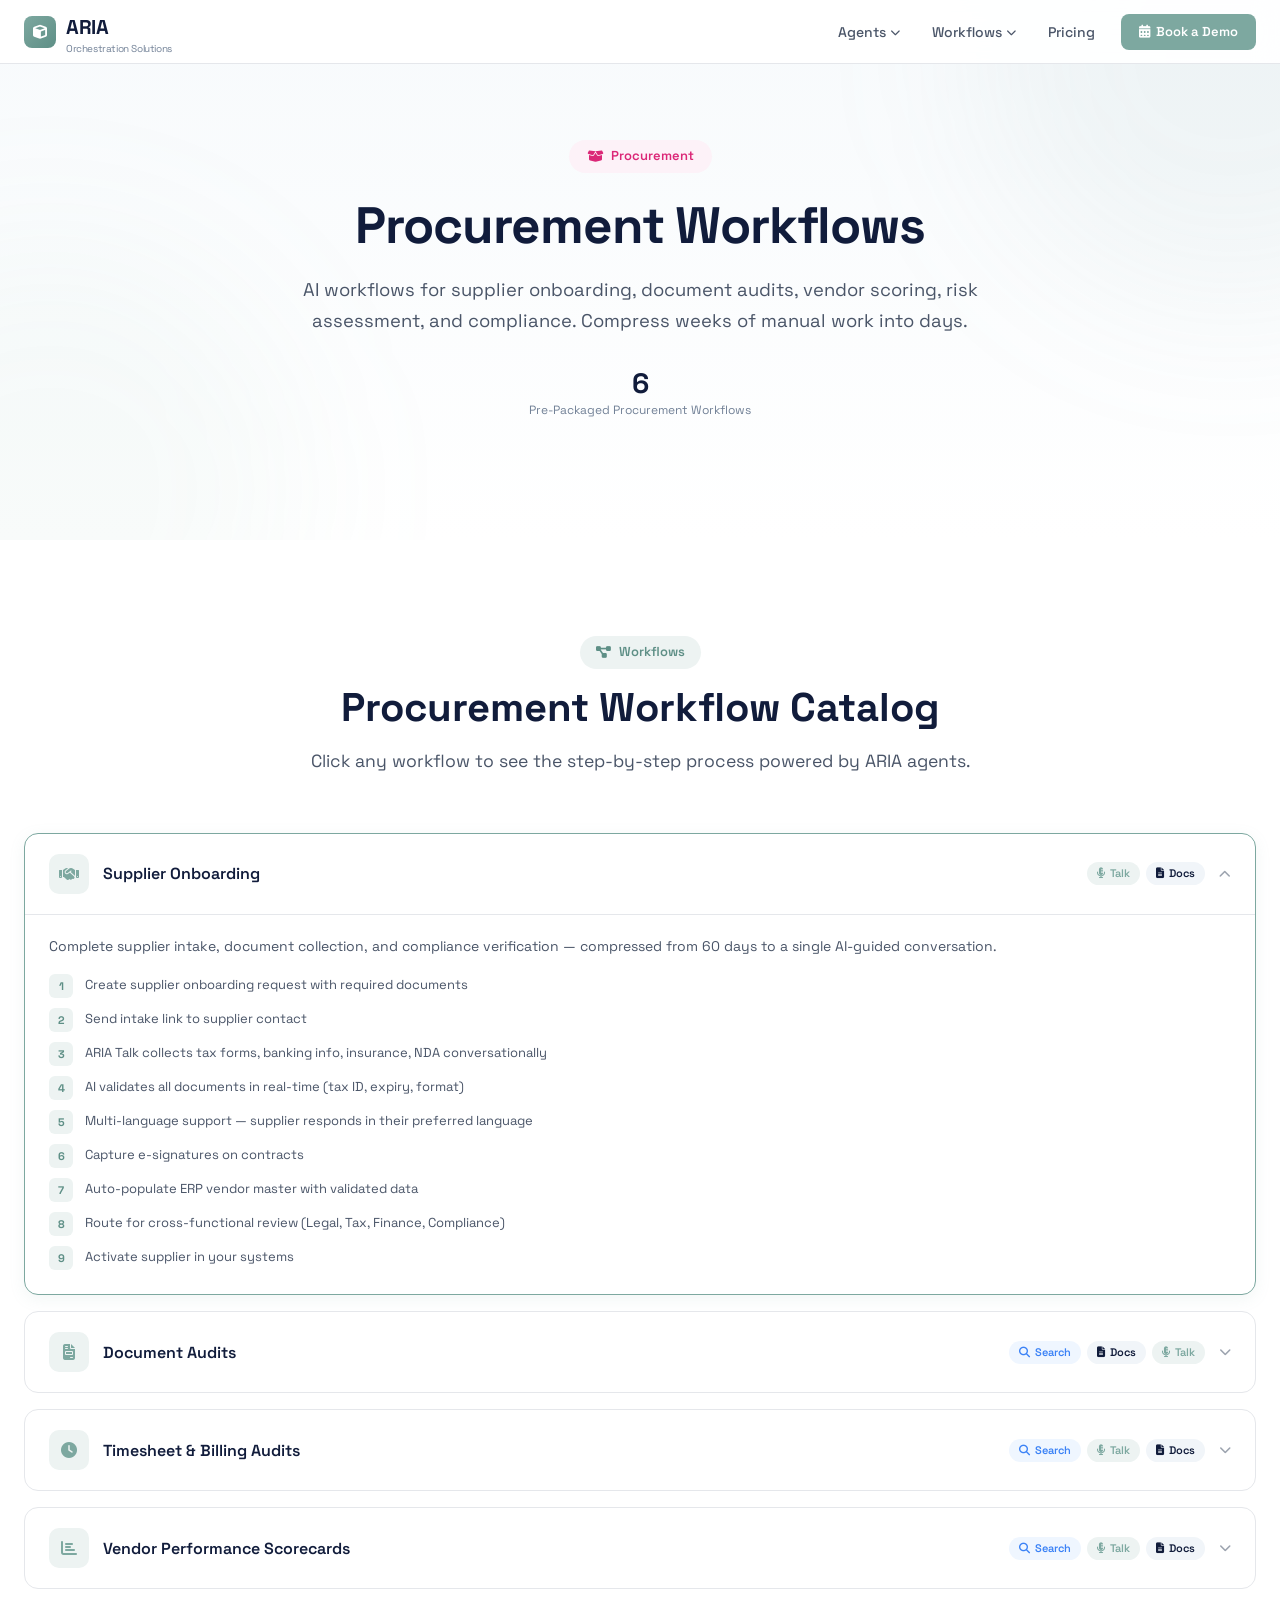
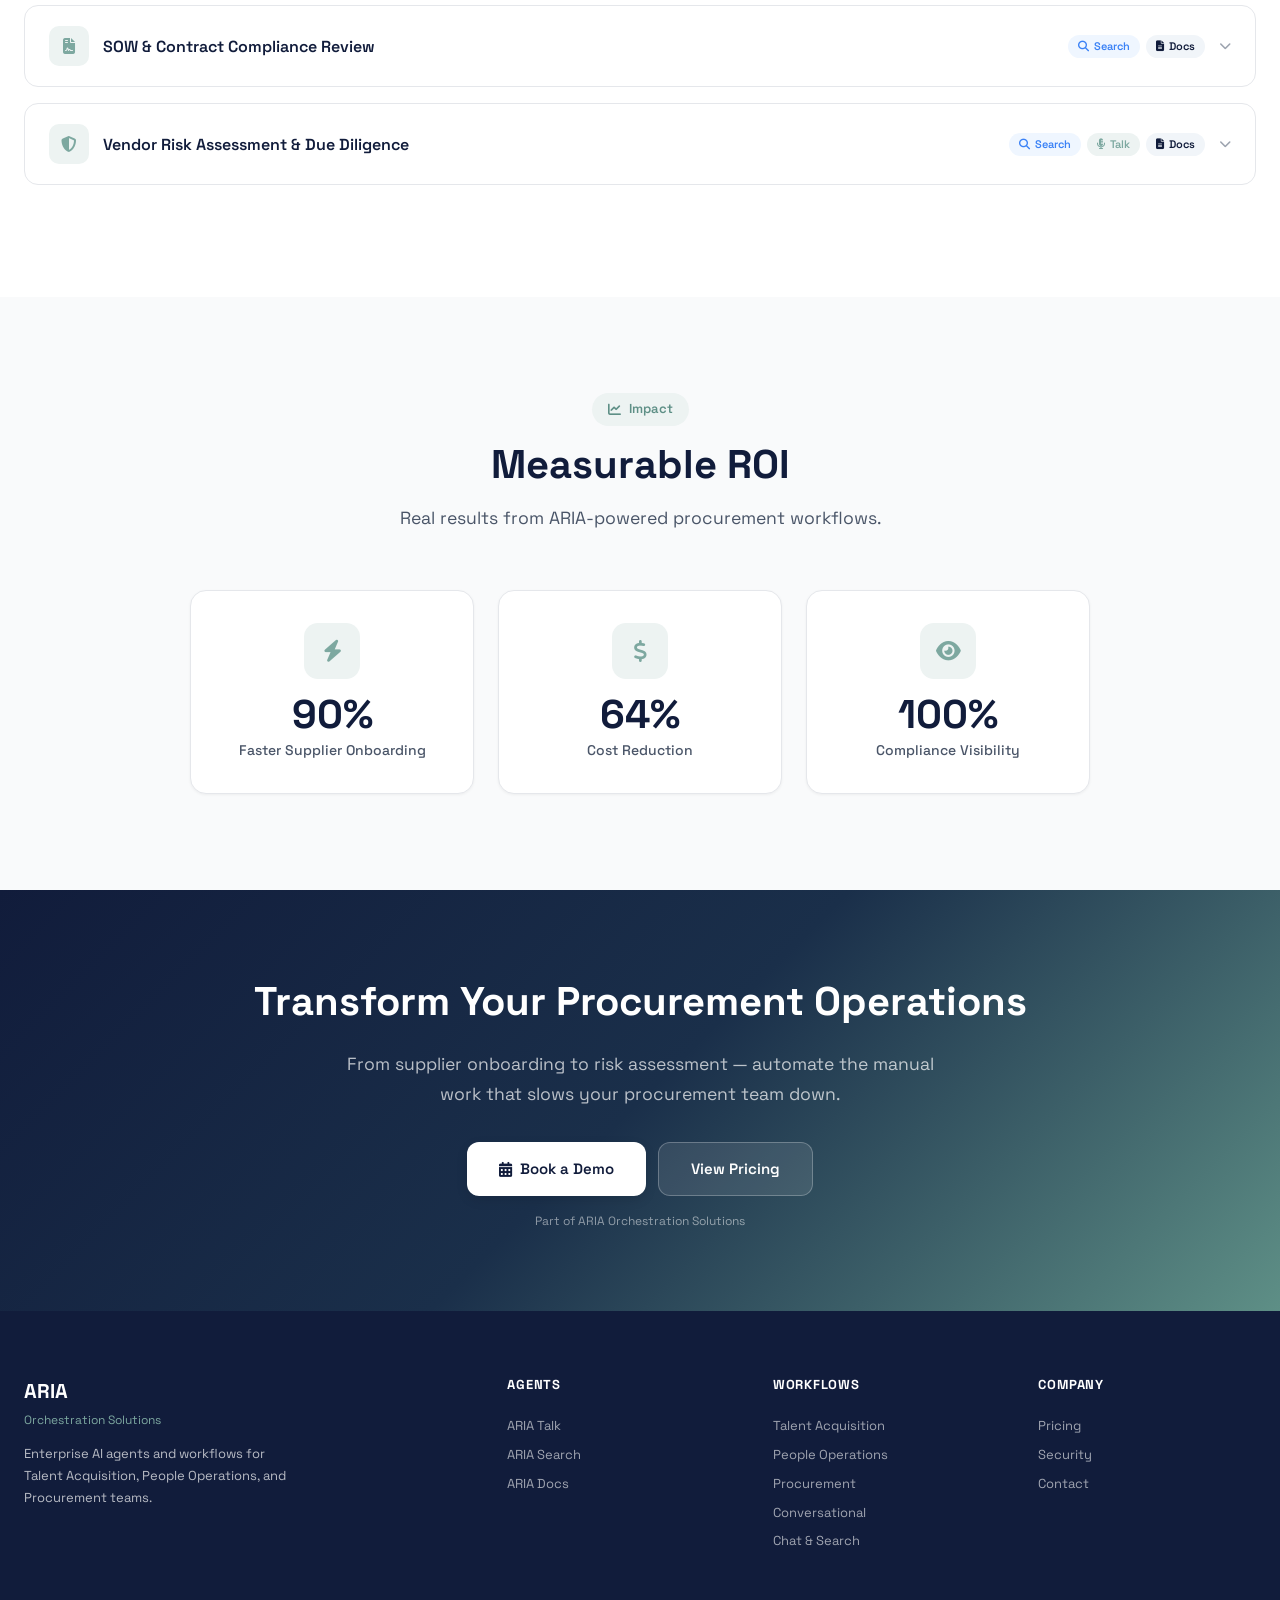
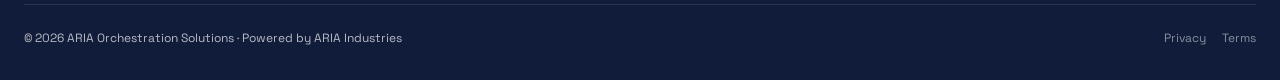
<file: workflows/procurement.html>
<!DOCTYPE html>
<html lang="en">
<head>
    <meta charset="UTF-8">
    <meta name="viewport" content="width=device-width, initial-scale=1.0">
    <title>Procurement Workflows — ARIA Orchestration Solutions</title>
    <meta name="description" content="AI workflows for supplier onboarding, document audits, vendor scoring, risk assessment, and compliance. Compress weeks of manual work into days.">
    <link rel="stylesheet" href="../css/shared.css">
    <link rel="stylesheet" href="../css/marketing.css">
    <link rel="stylesheet" href="https://cdnjs.cloudflare.com/ajax/libs/font-awesome/6.5.1/css/all.min.css">
</head>
<body>

<!-- ============================================================
     NAVIGATION
     ============================================================ -->
<nav class="nav">
    <div class="nav-inner">
        <a href="../" class="nav-brand">
            <div class="nav-brand-icon"><i class="fas fa-cube"></i></div>
            <div>ARIA <span class="nav-brand-sub">Orchestration Solutions</span></div>
        </a>
        <div class="nav-links">
            <div class="nav-dropdown">
                <span class="nav-link">Agents <i class="fas fa-chevron-down chevron"></i></span>
                <div class="dropdown-menu">
                    <div class="dropdown-label">AI Agents</div>
                    <a href="../convo/" class="dropdown-item"><i class="fas fa-microphone-alt"></i> ARIA Talk</a>
                    <a href="../agents/chat-search.html" class="dropdown-item"><i class="fas fa-search"></i> ARIA Search</a>
                    <a href="../agents/document-generation.html" class="dropdown-item"><i class="fas fa-file-alt"></i> ARIA Docs <span class="dropdown-badge coming-soon">Coming Soon</span></a>
                </div>
            </div>
            <div class="nav-dropdown">
                <span class="nav-link">Workflows <i class="fas fa-chevron-down chevron"></i></span>
                <div class="dropdown-menu">
                    <div class="dropdown-label">By Agent</div>
                    <a href="conversational.html" class="dropdown-item"><i class="fas fa-comments"></i> Conversational</a>
                    <a href="chat-search.html" class="dropdown-item"><i class="fas fa-search"></i> Chat & Search</a>
                    <div class="dropdown-divider"></div>
                    <div class="dropdown-label">By Team</div>
                    <a href="talent-acquisition.html" class="dropdown-item"><i class="fas fa-user-tie"></i> Talent Acquisition</a>
                    <a href="people-operations.html" class="dropdown-item"><i class="fas fa-users"></i> People Operations</a>
                    <a href="procurement.html" class="dropdown-item"><i class="fas fa-box-open"></i> Procurement</a>
                </div>
            </div>
            <a href="../pricing.html" class="nav-link">Pricing</a>
            <a href="#" class="nav-cta"><i class="fas fa-calendar-alt"></i> Book a Demo</a>
        </div>
        <button class="nav-mobile"><i class="fas fa-bars"></i></button>
    </div>
</nav>

<!-- ============================================================
     HERO
     ============================================================ -->
<section class="hero">
    <div class="container">
        <div class="hero-inner fade-in-up">
            <div class="hero-tag" style="background: var(--badge-procurement-bg); color: var(--badge-procurement);"><i class="fas fa-box-open"></i> Procurement</div>
            <h1>Procurement Workflows</h1>
            <p class="subtitle">AI workflows for supplier onboarding, document audits, vendor scoring, risk assessment, and compliance. Compress weeks of manual work into days.</p>
            <div class="hero-stats">
                <div class="hero-stat">
                    <div class="hero-stat-val" data-counter data-target="6">6</div>
                    <div class="hero-stat-label">Pre-Packaged Procurement Workflows</div>
                </div>
            </div>
        </div>
    </div>
</section>

<!-- ============================================================
     WORKFLOW GRID
     ============================================================ -->
<section class="section">
    <div class="container">
        <div class="section-header fade-in-up">
            <div class="section-tag"><i class="fas fa-project-diagram"></i> Workflows</div>
            <h2 class="section-title">Procurement Workflow Catalog</h2>
            <p class="section-subtitle">Click any workflow to see the step-by-step process powered by ARIA agents.</p>
        </div>

        <!-- Supplier Onboarding -->
        <div class="wf-detail-card active fade-in-up">
            <div class="wf-detail-header">
                <div class="wf-detail-icon"><i class="fas fa-handshake"></i></div>
                <h3>Supplier Onboarding</h3>
                <div class="agent-pills">
                    <span class="agent-pill talk"><i class="fas fa-microphone-alt"></i> Talk</span>
                    <span class="agent-pill docs"><i class="fas fa-file-alt"></i> Docs</span>
                </div>
                <i class="fas fa-chevron-down chevron"></i>
            </div>
            <div class="wf-detail-body">
                <p>Complete supplier intake, document collection, and compliance verification — compressed from 60 days to a single AI-guided conversation.</p>
                <div class="wf-steps">
                    <div class="wf-step">
                        <div class="wf-step-num">1</div>
                        <p>Create supplier onboarding request with required documents</p>
                    </div>
                    <div class="wf-step">
                        <div class="wf-step-num">2</div>
                        <p>Send intake link to supplier contact</p>
                    </div>
                    <div class="wf-step">
                        <div class="wf-step-num">3</div>
                        <p>ARIA Talk collects tax forms, banking info, insurance, NDA conversationally</p>
                    </div>
                    <div class="wf-step">
                        <div class="wf-step-num">4</div>
                        <p>AI validates all documents in real-time (tax ID, expiry, format)</p>
                    </div>
                    <div class="wf-step">
                        <div class="wf-step-num">5</div>
                        <p>Multi-language support — supplier responds in their preferred language</p>
                    </div>
                    <div class="wf-step">
                        <div class="wf-step-num">6</div>
                        <p>Capture e-signatures on contracts</p>
                    </div>
                    <div class="wf-step">
                        <div class="wf-step-num">7</div>
                        <p>Auto-populate ERP vendor master with validated data</p>
                    </div>
                    <div class="wf-step">
                        <div class="wf-step-num">8</div>
                        <p>Route for cross-functional review (Legal, Tax, Finance, Compliance)</p>
                    </div>
                    <div class="wf-step">
                        <div class="wf-step-num">9</div>
                        <p>Activate supplier in your systems</p>
                    </div>
                </div>
            </div>
        </div>

        <!-- Document Audits -->
        <div class="wf-detail-card fade-in-up">
            <div class="wf-detail-header">
                <div class="wf-detail-icon"><i class="fas fa-file-invoice"></i></div>
                <h3>Document Audits</h3>
                <div class="agent-pills">
                    <span class="agent-pill search"><i class="fas fa-search"></i> Search</span>
                    <span class="agent-pill docs"><i class="fas fa-file-alt"></i> Docs</span>
                    <span class="agent-pill talk"><i class="fas fa-microphone-alt"></i> Talk</span>
                </div>
                <i class="fas fa-chevron-down chevron"></i>
            </div>
            <div class="wf-detail-body">
                <p>Automated document scanning, expiry tracking, and proactive renewal collection across your entire vendor base.</p>
                <div class="wf-steps">
                    <div class="wf-step">
                        <div class="wf-step-num">1</div>
                        <p>Connect document repositories and vendor records</p>
                    </div>
                    <div class="wf-step">
                        <div class="wf-step-num">2</div>
                        <p>ARIA Search scans all documents for completeness and validity</p>
                    </div>
                    <div class="wf-step">
                        <div class="wf-step-num">3</div>
                        <p>Track expiry dates across insurance, certifications, licenses</p>
                    </div>
                    <div class="wf-step">
                        <div class="wf-step-num">4</div>
                        <p>Flag missing, expired, or soon-to-expire documents</p>
                    </div>
                    <div class="wf-step">
                        <div class="wf-step-num">5</div>
                        <p>ARIA Talk proactively contacts suppliers to collect renewals</p>
                    </div>
                    <div class="wf-step">
                        <div class="wf-step-num">6</div>
                        <p>AI validates renewed documents automatically</p>
                    </div>
                    <div class="wf-step">
                        <div class="wf-step-num">7</div>
                        <p>Generate audit-ready compliance reports</p>
                    </div>
                </div>
            </div>
        </div>

        <!-- Timesheet & Billing Audits -->
        <div class="wf-detail-card fade-in-up">
            <div class="wf-detail-header">
                <div class="wf-detail-icon"><i class="fas fa-clock"></i></div>
                <h3>Timesheet & Billing Audits</h3>
                <div class="agent-pills">
                    <span class="agent-pill search"><i class="fas fa-search"></i> Search</span>
                    <span class="agent-pill talk"><i class="fas fa-microphone-alt"></i> Talk</span>
                    <span class="agent-pill docs"><i class="fas fa-file-alt"></i> Docs</span>
                </div>
                <i class="fas fa-chevron-down chevron"></i>
            </div>
            <div class="wf-detail-body">
                <p>Automated timesheet reconciliation, billing verification, and discrepancy flagging across all vendors.</p>
                <div class="wf-steps">
                    <div class="wf-step">
                        <div class="wf-step-num">1</div>
                        <p>Ingest timesheets and billing records from VMS/HRIS</p>
                    </div>
                    <div class="wf-step">
                        <div class="wf-step-num">2</div>
                        <p>ARIA Search cross-references against contracts and SOWs</p>
                    </div>
                    <div class="wf-step">
                        <div class="wf-step-num">3</div>
                        <p>Flag rate discrepancies, overtime violations, duplicate entries</p>
                    </div>
                    <div class="wf-step">
                        <div class="wf-step-num">4</div>
                        <p>ARIA Talk contacts vendors to resolve discrepancies</p>
                    </div>
                    <div class="wf-step">
                        <div class="wf-step-num">5</div>
                        <p>Generate reconciliation reports</p>
                    </div>
                    <div class="wf-step">
                        <div class="wf-step-num">6</div>
                        <p>Track resolution and savings</p>
                    </div>
                </div>
            </div>
        </div>

        <!-- Vendor Performance Scorecards -->
        <div class="wf-detail-card fade-in-up">
            <div class="wf-detail-header">
                <div class="wf-detail-icon"><i class="fas fa-chart-bar"></i></div>
                <h3>Vendor Performance Scorecards</h3>
                <div class="agent-pills">
                    <span class="agent-pill search"><i class="fas fa-search"></i> Search</span>
                    <span class="agent-pill talk"><i class="fas fa-microphone-alt"></i> Talk</span>
                    <span class="agent-pill docs"><i class="fas fa-file-alt"></i> Docs</span>
                </div>
                <i class="fas fa-chevron-down chevron"></i>
            </div>
            <div class="wf-detail-body">
                <p>Automated performance tracking, feedback collection, and scorecard generation for all active vendors.</p>
                <div class="wf-steps">
                    <div class="wf-step">
                        <div class="wf-step-num">1</div>
                        <p>Define scorecard criteria (quality, timeliness, compliance)</p>
                    </div>
                    <div class="wf-step">
                        <div class="wf-step-num">2</div>
                        <p>ARIA Search aggregates performance data from systems</p>
                    </div>
                    <div class="wf-step">
                        <div class="wf-step-num">3</div>
                        <p>ARIA Talk collects stakeholder feedback conversationally</p>
                    </div>
                    <div class="wf-step">
                        <div class="wf-step-num">4</div>
                        <p>AI generates weighted performance scores</p>
                    </div>
                    <div class="wf-step">
                        <div class="wf-step-num">5</div>
                        <p>Compare vendors across consistent criteria</p>
                    </div>
                    <div class="wf-step">
                        <div class="wf-step-num">6</div>
                        <p>Generate quarterly scorecard reports</p>
                    </div>
                    <div class="wf-step">
                        <div class="wf-step-num">7</div>
                        <p>Flag underperforming vendors for review</p>
                    </div>
                    <div class="wf-step">
                        <div class="wf-step-num">8</div>
                        <p>Track improvement trends over time</p>
                    </div>
                </div>
            </div>
        </div>

        <!-- SOW & Contract Compliance Review -->
        <div class="wf-detail-card fade-in-up">
            <div class="wf-detail-header">
                <div class="wf-detail-icon"><i class="fas fa-file-contract"></i></div>
                <h3>SOW & Contract Compliance Review</h3>
                <div class="agent-pills">
                    <span class="agent-pill search"><i class="fas fa-search"></i> Search</span>
                    <span class="agent-pill docs"><i class="fas fa-file-alt"></i> Docs</span>
                </div>
                <i class="fas fa-chevron-down chevron"></i>
            </div>
            <div class="wf-detail-body">
                <p>Automated statement of work and contract compliance verification with AI-powered clause analysis.</p>
                <div class="wf-steps">
                    <div class="wf-step">
                        <div class="wf-step-num">1</div>
                        <p>Ingest SOWs, contracts, and amendments</p>
                    </div>
                    <div class="wf-step">
                        <div class="wf-step-num">2</div>
                        <p>ARIA Search extracts key terms, obligations, and deadlines</p>
                    </div>
                    <div class="wf-step">
                        <div class="wf-step-num">3</div>
                        <p>Cross-reference deliverables against actual performance</p>
                    </div>
                    <div class="wf-step">
                        <div class="wf-step-num">4</div>
                        <p>Flag compliance gaps and obligation risks</p>
                    </div>
                    <div class="wf-step">
                        <div class="wf-step-num">5</div>
                        <p>Generate compliance summary reports</p>
                    </div>
                    <div class="wf-step">
                        <div class="wf-step-num">6</div>
                        <p>Track contract renewal dates and terms</p>
                    </div>
                    <div class="wf-step">
                        <div class="wf-step-num">7</div>
                        <p>Alert stakeholders of upcoming expirations</p>
                    </div>
                </div>
            </div>
        </div>

        <!-- Vendor Risk Assessment & Due Diligence -->
        <div class="wf-detail-card fade-in-up">
            <div class="wf-detail-header">
                <div class="wf-detail-icon"><i class="fas fa-shield-alt"></i></div>
                <h3>Vendor Risk Assessment & Due Diligence</h3>
                <div class="agent-pills">
                    <span class="agent-pill search"><i class="fas fa-search"></i> Search</span>
                    <span class="agent-pill talk"><i class="fas fa-microphone-alt"></i> Talk</span>
                    <span class="agent-pill docs"><i class="fas fa-file-alt"></i> Docs</span>
                </div>
                <i class="fas fa-chevron-down chevron"></i>
            </div>
            <div class="wf-detail-body">
                <p>Comprehensive vendor risk assessment with sanctions screening, adverse media checks, and continuous monitoring.</p>
                <div class="wf-steps">
                    <div class="wf-step">
                        <div class="wf-step-num">1</div>
                        <p>Define risk assessment criteria and thresholds</p>
                    </div>
                    <div class="wf-step">
                        <div class="wf-step-num">2</div>
                        <p>ARIA Search runs sanctions and regulatory screening</p>
                    </div>
                    <div class="wf-step">
                        <div class="wf-step-num">3</div>
                        <p>Check adverse media and public records</p>
                    </div>
                    <div class="wf-step">
                        <div class="wf-step-num">4</div>
                        <p>ARIA Talk conducts due diligence interviews with vendor contacts</p>
                    </div>
                    <div class="wf-step">
                        <div class="wf-step-num">5</div>
                        <p>AI scores risk across financial, compliance, operational dimensions</p>
                    </div>
                    <div class="wf-step">
                        <div class="wf-step-num">6</div>
                        <p>Generate risk assessment reports with recommendations</p>
                    </div>
                    <div class="wf-step">
                        <div class="wf-step-num">7</div>
                        <p>Set up continuous monitoring alerts</p>
                    </div>
                    <div class="wf-step">
                        <div class="wf-step-num">8</div>
                        <p>Track risk status changes over time</p>
                    </div>
                </div>
            </div>
        </div>
    </div>
</section>

<!-- ============================================================
     ROI SECTION
     ============================================================ -->
<section class="section section-gray">
    <div class="container">
        <div class="section-header fade-in-up">
            <div class="section-tag"><i class="fas fa-chart-line"></i> Impact</div>
            <h2 class="section-title">Measurable ROI</h2>
            <p class="section-subtitle">Real results from ARIA-powered procurement workflows.</p>
        </div>
        <div class="stat-cards fade-in-up" style="max-width:900px;margin:0 auto;grid-template-columns:repeat(3,1fr)">
            <div class="stat-card">
                <div class="stat-card-icon"><i class="fas fa-bolt"></i></div>
                <div class="stat-card-val">90%</div>
                <div class="stat-card-label">Faster Supplier Onboarding</div>
            </div>
            <div class="stat-card">
                <div class="stat-card-icon"><i class="fas fa-dollar-sign"></i></div>
                <div class="stat-card-val">64%</div>
                <div class="stat-card-label">Cost Reduction</div>
            </div>
            <div class="stat-card">
                <div class="stat-card-icon"><i class="fas fa-eye"></i></div>
                <div class="stat-card-val">100%</div>
                <div class="stat-card-label">Compliance Visibility</div>
            </div>
        </div>
    </div>
</section>

<!-- ============================================================
     CTA
     ============================================================ -->
<section class="cta-section">
    <div class="container fade-in-up">
        <h2>Transform Your Procurement Operations</h2>
        <p>From supplier onboarding to risk assessment — automate the manual work that slows your procurement team down.</p>
        <div class="btn-group"><a href="#" class="btn btn-white btn-lg"><i class="fas fa-calendar-alt"></i> Book a Demo</a><a href="../pricing.html" class="btn btn-ghost btn-lg">View Pricing</a></div>
        <div class="cta-sub">Part of ARIA Orchestration Solutions</div>
    </div>
</section>

<!-- ============================================================
     FOOTER
     ============================================================ -->
<footer class="footer">
    <div class="container">
        <div class="footer-grid">
            <div class="footer-brand">
                <div class="footer-brand-name">ARIA</div>
                <div class="footer-brand-sub">Orchestration Solutions</div>
                <p>Enterprise AI agents and workflows for Talent Acquisition, People Operations, and Procurement teams.</p>
            </div>
            <div class="footer-col"><h4>Agents</h4><a href="../convo/">ARIA Talk</a><a href="../agents/chat-search.html">ARIA Search</a><a href="../agents/document-generation.html">ARIA Docs</a></div>
            <div class="footer-col"><h4>Workflows</h4><a href="../workflows/talent-acquisition.html">Talent Acquisition</a><a href="../workflows/people-operations.html">People Operations</a><a href="../workflows/procurement.html">Procurement</a><a href="../workflows/conversational.html">Conversational</a><a href="../workflows/chat-search.html">Chat & Search</a></div>
            <div class="footer-col"><h4>Company</h4><a href="../pricing.html">Pricing</a><a href="#">Security</a><a href="#">Contact</a></div>
        </div>
        <div class="footer-bottom">
            <span>&copy; 2026 ARIA Orchestration Solutions &middot; Powered by ARIA Industries</span>
            <div><a href="#">Privacy</a><a href="#">Terms</a></div>
        </div>
    </div>
</footer>

<script src="../js/shared.js"></script>
<script src="../js/animations.js"></script>
</body>
</html>
</file>
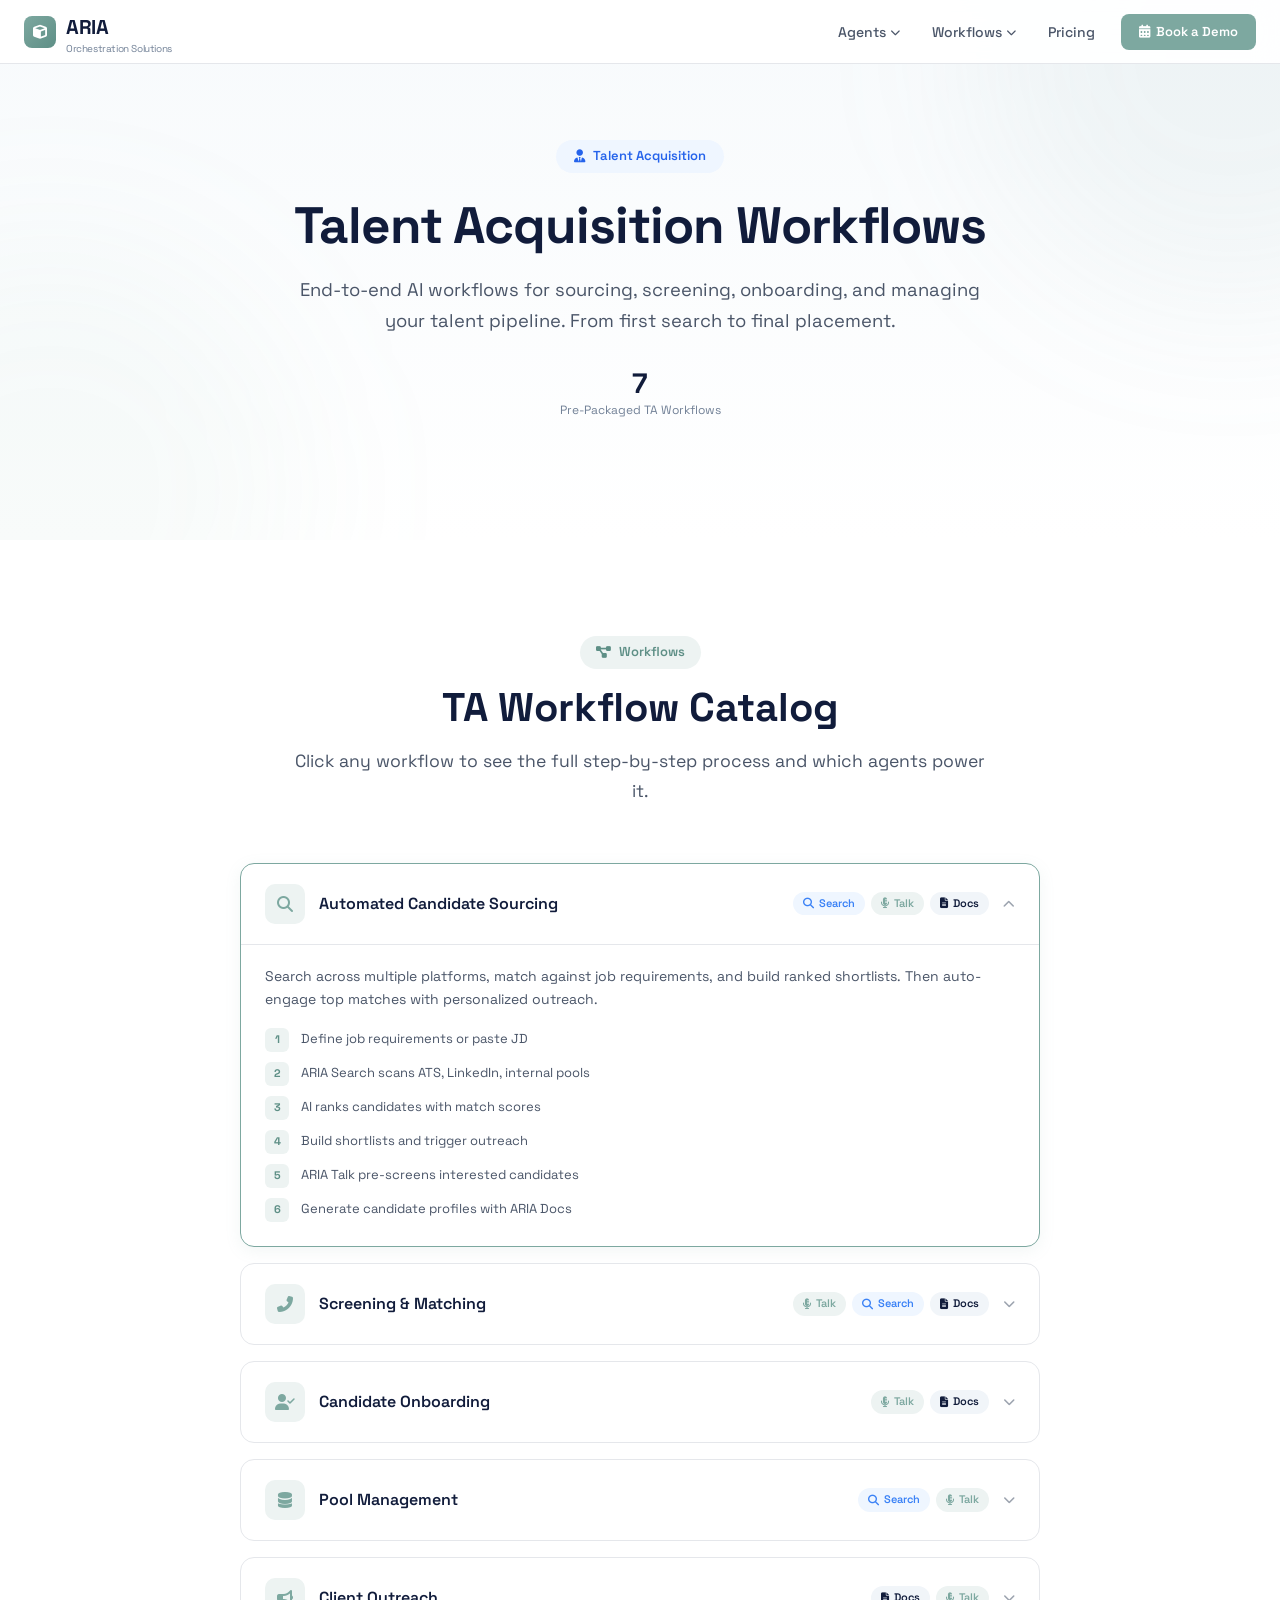
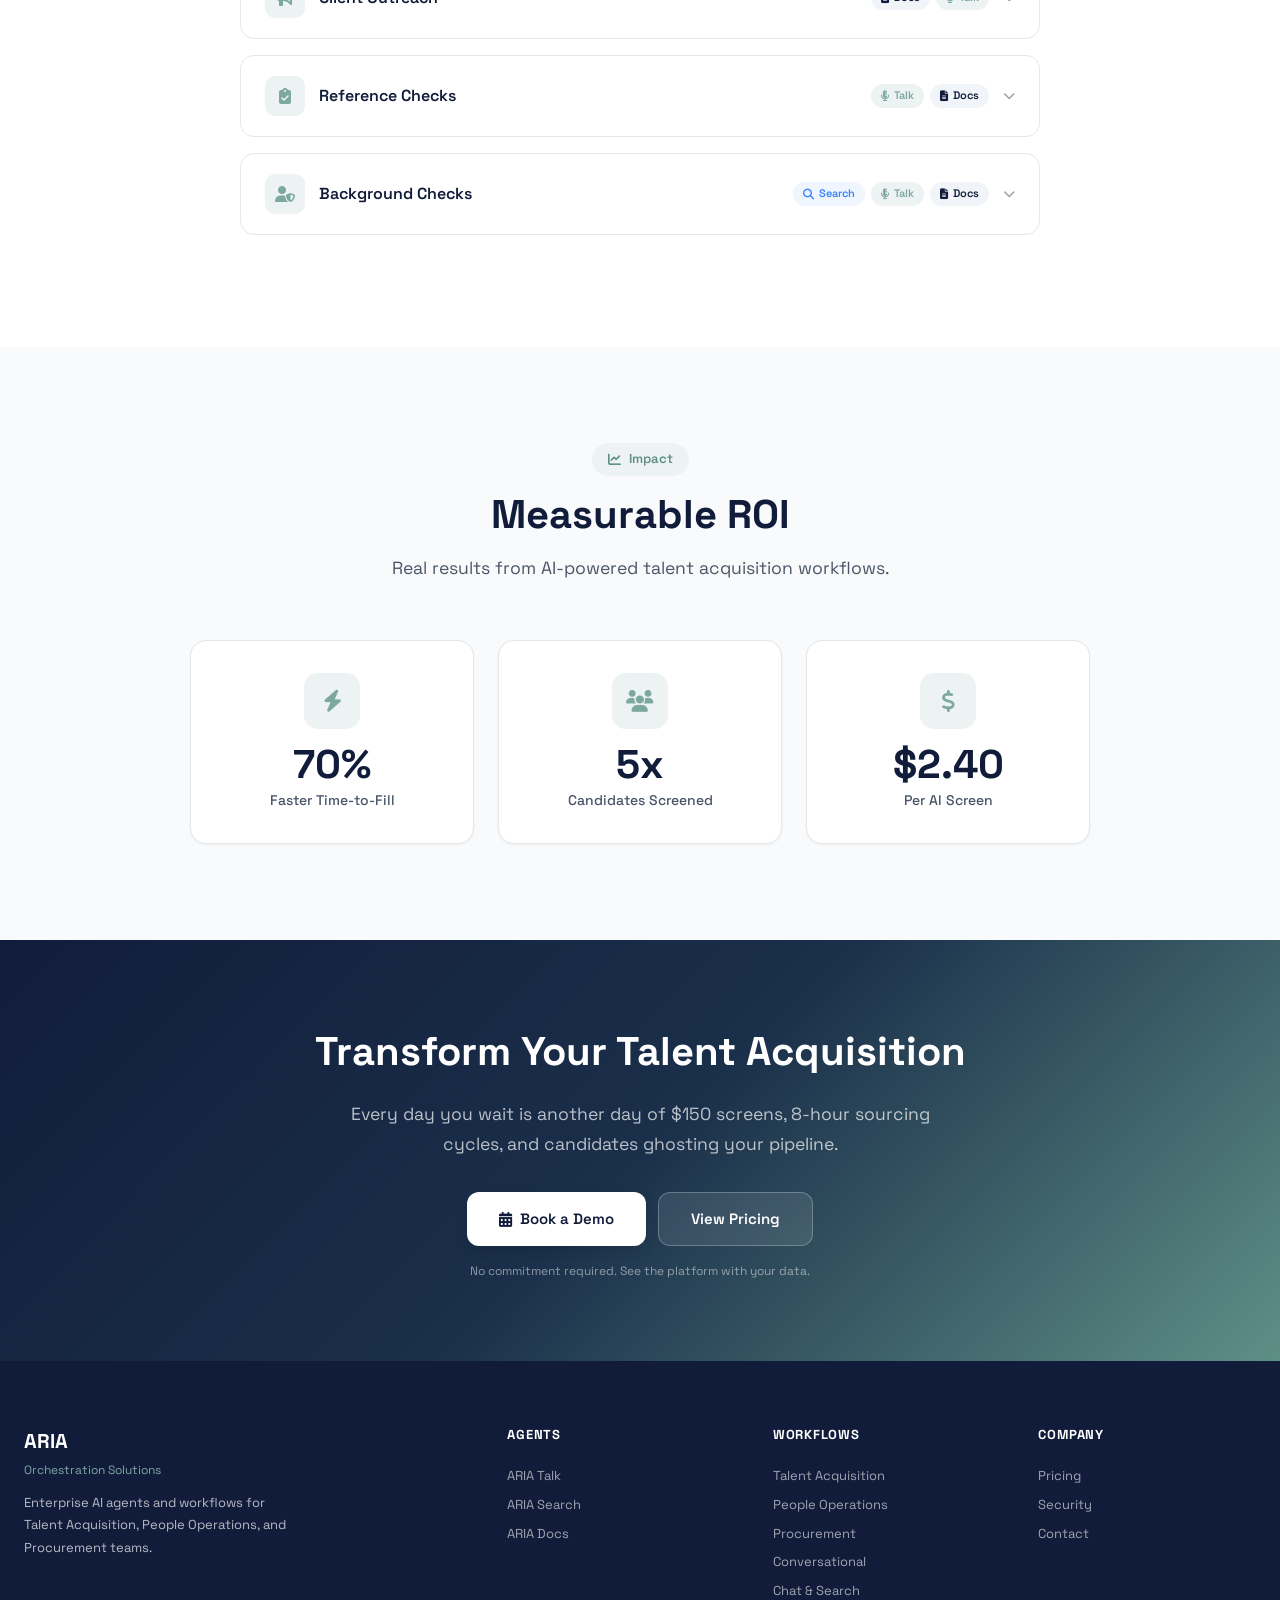
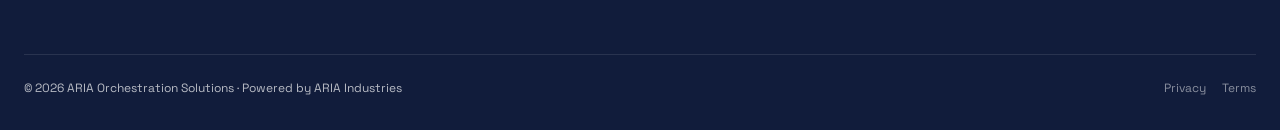
<file: workflows/talent-acquisition.html>
<!DOCTYPE html>
<html lang="en">
<head>
    <meta charset="UTF-8">
    <meta name="viewport" content="width=device-width, initial-scale=1.0">
    <title>Talent Acquisition Workflows — ARIA Orchestration Solutions</title>
    <meta name="description" content="End-to-end AI workflows for sourcing, screening, onboarding, and managing your talent pipeline. 7 pre-packaged TA workflows.">
    <link rel="stylesheet" href="../css/shared.css">
    <link rel="stylesheet" href="../css/marketing.css">
    <link rel="stylesheet" href="https://cdnjs.cloudflare.com/ajax/libs/font-awesome/6.5.1/css/all.min.css">
</head>
<body>

<!-- ============================================================
     NAVIGATION
     ============================================================ -->
<nav class="nav">
    <div class="nav-inner">
        <a href="../" class="nav-brand">
            <div class="nav-brand-icon"><i class="fas fa-cube"></i></div>
            <div>ARIA <span class="nav-brand-sub">Orchestration Solutions</span></div>
        </a>
        <div class="nav-links">
            <div class="nav-dropdown">
                <span class="nav-link">Agents <i class="fas fa-chevron-down chevron"></i></span>
                <div class="dropdown-menu">
                    <div class="dropdown-label">AI Agents</div>
                    <a href="../convo/" class="dropdown-item"><i class="fas fa-microphone-alt"></i> ARIA Talk</a>
                    <a href="../agents/chat-search.html" class="dropdown-item"><i class="fas fa-search"></i> ARIA Search</a>
                    <a href="../agents/document-generation.html" class="dropdown-item"><i class="fas fa-file-alt"></i> ARIA Docs <span class="dropdown-badge coming-soon">Coming Soon</span></a>
                </div>
            </div>
            <div class="nav-dropdown">
                <span class="nav-link">Workflows <i class="fas fa-chevron-down chevron"></i></span>
                <div class="dropdown-menu">
                    <div class="dropdown-label">By Agent</div>
                    <a href="conversational.html" class="dropdown-item"><i class="fas fa-comments"></i> Conversational</a>
                    <a href="chat-search.html" class="dropdown-item"><i class="fas fa-search"></i> Chat & Search</a>
                    <div class="dropdown-divider"></div>
                    <div class="dropdown-label">By Team</div>
                    <a href="talent-acquisition.html" class="dropdown-item"><i class="fas fa-user-tie"></i> Talent Acquisition</a>
                    <a href="people-operations.html" class="dropdown-item"><i class="fas fa-users"></i> People Operations</a>
                    <a href="procurement.html" class="dropdown-item"><i class="fas fa-box-open"></i> Procurement</a>
                </div>
            </div>
            <a href="../pricing.html" class="nav-link">Pricing</a>
            <a href="#" class="nav-cta"><i class="fas fa-calendar-alt"></i> Book a Demo</a>
        </div>
        <button class="nav-mobile"><i class="fas fa-bars"></i></button>
    </div>
</nav>

<!-- ============================================================
     HERO
     ============================================================ -->
<section class="hero">
    <div class="container">
        <div class="hero-inner fade-in-up">
            <div class="hero-tag" style="background:var(--badge-ta-bg);color:var(--badge-ta)"><i class="fas fa-user-tie"></i> Talent Acquisition</div>
            <h1>Talent Acquisition Workflows</h1>
            <p class="subtitle">End-to-end AI workflows for sourcing, screening, onboarding, and managing your talent pipeline. From first search to final placement.</p>
            <div class="hero-stats">
                <div class="hero-stat">
                    <div class="hero-stat-val" data-counter data-target="7">7</div>
                    <div class="hero-stat-label">Pre-Packaged TA Workflows</div>
                </div>
            </div>
        </div>
    </div>
</section>

<!-- ============================================================
     WORKFLOW GRID — Expandable Cards
     ============================================================ -->
<section class="section">
    <div class="container">
        <div class="section-header fade-in-up">
            <div class="section-tag"><i class="fas fa-project-diagram"></i> Workflows</div>
            <h2 class="section-title">TA Workflow Catalog</h2>
            <p class="section-subtitle">Click any workflow to see the full step-by-step process and which agents power it.</p>
        </div>

        <div class="max-w-800 mx-auto">

            <!-- 1. Automated Candidate Sourcing (active) -->
            <div class="wf-detail-card active fade-in-up">
                <div class="wf-detail-header">
                    <div class="wf-detail-icon"><i class="fas fa-search"></i></div>
                    <h3>Automated Candidate Sourcing</h3>
                    <div class="agent-pills">
                        <span class="agent-pill search"><i class="fas fa-search"></i> Search</span>
                        <span class="agent-pill talk"><i class="fas fa-microphone-alt"></i> Talk</span>
                        <span class="agent-pill docs"><i class="fas fa-file-alt"></i> Docs</span>
                    </div>
                    <i class="fas fa-chevron-down chevron"></i>
                </div>
                <div class="wf-detail-body">
                    <p>Search across multiple platforms, match against job requirements, and build ranked shortlists. Then auto-engage top matches with personalized outreach.</p>
                    <div class="wf-steps">
                        <div class="wf-step"><div class="wf-step-num">1</div><p>Define job requirements or paste JD</p></div>
                        <div class="wf-step"><div class="wf-step-num">2</div><p>ARIA Search scans ATS, LinkedIn, internal pools</p></div>
                        <div class="wf-step"><div class="wf-step-num">3</div><p>AI ranks candidates with match scores</p></div>
                        <div class="wf-step"><div class="wf-step-num">4</div><p>Build shortlists and trigger outreach</p></div>
                        <div class="wf-step"><div class="wf-step-num">5</div><p>ARIA Talk pre-screens interested candidates</p></div>
                        <div class="wf-step"><div class="wf-step-num">6</div><p>Generate candidate profiles with ARIA Docs</p></div>
                    </div>
                </div>
            </div>

            <!-- 2. Screening & Matching -->
            <div class="wf-detail-card fade-in-up">
                <div class="wf-detail-header">
                    <div class="wf-detail-icon"><i class="fas fa-phone-alt"></i></div>
                    <h3>Screening & Matching</h3>
                    <div class="agent-pills">
                        <span class="agent-pill talk"><i class="fas fa-microphone-alt"></i> Talk</span>
                        <span class="agent-pill search"><i class="fas fa-search"></i> Search</span>
                        <span class="agent-pill docs"><i class="fas fa-file-alt"></i> Docs</span>
                    </div>
                    <i class="fas fa-chevron-down chevron"></i>
                </div>
                <div class="wf-detail-body">
                    <p>AI-powered screening calls with real-time qualification scoring, automated profile generation, and instant matching to open reqs.</p>
                    <div class="wf-steps">
                        <div class="wf-step"><div class="wf-step-num">1</div><p>Define screening criteria and scoring rubric</p></div>
                        <div class="wf-step"><div class="wf-step-num">2</div><p>Send screening links to candidates</p></div>
                        <div class="wf-step"><div class="wf-step-num">3</div><p>ARIA Talk conducts voice/video screening</p></div>
                        <div class="wf-step"><div class="wf-step-num">4</div><p>Real-time scoring across experience, skills, culture fit</p></div>
                        <div class="wf-step"><div class="wf-step-num">5</div><p>Match qualified candidates to open positions</p></div>
                        <div class="wf-step"><div class="wf-step-num">6</div><p>Generate scored profiles and route to hiring managers</p></div>
                    </div>
                </div>
            </div>

            <!-- 3. Candidate Onboarding -->
            <div class="wf-detail-card fade-in-up">
                <div class="wf-detail-header">
                    <div class="wf-detail-icon"><i class="fas fa-user-check"></i></div>
                    <h3>Candidate Onboarding</h3>
                    <div class="agent-pills">
                        <span class="agent-pill talk"><i class="fas fa-microphone-alt"></i> Talk</span>
                        <span class="agent-pill docs"><i class="fas fa-file-alt"></i> Docs</span>
                    </div>
                    <i class="fas fa-chevron-down chevron"></i>
                </div>
                <div class="wf-detail-body">
                    <p>End-to-end onboarding from document collection to system provisioning in a single AI-guided conversation.</p>
                    <div class="wf-steps">
                        <div class="wf-step"><div class="wf-step-num">1</div><p>Configure required documents and forms</p></div>
                        <div class="wf-step"><div class="wf-step-num">2</div><p>Send onboarding link to new hire</p></div>
                        <div class="wf-step"><div class="wf-step-num">3</div><p>ARIA Talk collects ID, W-4, NDA, I-9 conversationally</p></div>
                        <div class="wf-step"><div class="wf-step-num">4</div><p>AI validates all documents in real-time</p></div>
                        <div class="wf-step"><div class="wf-step-num">5</div><p>Capture e-signatures digitally</p></div>
                        <div class="wf-step"><div class="wf-step-num">6</div><p>Auto-provision systems and notify hiring manager</p></div>
                    </div>
                </div>
            </div>

            <!-- 4. Pool Management -->
            <div class="wf-detail-card fade-in-up">
                <div class="wf-detail-header">
                    <div class="wf-detail-icon"><i class="fas fa-database"></i></div>
                    <h3>Pool Management</h3>
                    <div class="agent-pills">
                        <span class="agent-pill search"><i class="fas fa-search"></i> Search</span>
                        <span class="agent-pill talk"><i class="fas fa-microphone-alt"></i> Talk</span>
                    </div>
                    <i class="fas fa-chevron-down chevron"></i>
                </div>
                <div class="wf-detail-body">
                    <p>Keep your talent pools fresh with automated re-engagement, availability tracking, and pool quality scoring.</p>
                    <div class="wf-steps">
                        <div class="wf-step"><div class="wf-step-num">1</div><p>Define pool criteria and refresh cadence</p></div>
                        <div class="wf-step"><div class="wf-step-num">2</div><p>ARIA Search finds new matching candidates</p></div>
                        <div class="wf-step"><div class="wf-step-num">3</div><p>Track candidate availability and interest</p></div>
                        <div class="wf-step"><div class="wf-step-num">4</div><p>ARIA Talk re-engages stale contacts</p></div>
                        <div class="wf-step"><div class="wf-step-num">5</div><p>Maintain pool freshness and quality scores</p></div>
                    </div>
                </div>
            </div>

            <!-- 5. Client Outreach -->
            <div class="wf-detail-card fade-in-up">
                <div class="wf-detail-header">
                    <div class="wf-detail-icon"><i class="fas fa-bullhorn"></i></div>
                    <h3>Client Outreach</h3>
                    <div class="agent-pills">
                        <span class="agent-pill docs"><i class="fas fa-file-alt"></i> Docs</span>
                        <span class="agent-pill talk"><i class="fas fa-microphone-alt"></i> Talk</span>
                    </div>
                    <i class="fas fa-chevron-down chevron"></i>
                </div>
                <div class="wf-detail-body">
                    <p>Multi-channel outreach with personalized candidate marketing, automated follow-ups, and pipeline tracking.</p>
                    <div class="wf-steps">
                        <div class="wf-step"><div class="wf-step-num">1</div><p>Select candidates for client presentation</p></div>
                        <div class="wf-step"><div class="wf-step-num">2</div><p>ARIA Docs generates personalized marketing profiles</p></div>
                        <div class="wf-step"><div class="wf-step-num">3</div><p>Send multi-channel outreach (email, call)</p></div>
                        <div class="wf-step"><div class="wf-step-num">4</div><p>ARIA Talk follows up with interested clients</p></div>
                        <div class="wf-step"><div class="wf-step-num">5</div><p>Track pipeline from outreach to placement</p></div>
                    </div>
                </div>
            </div>

            <!-- 6. Reference Checks -->
            <div class="wf-detail-card fade-in-up">
                <div class="wf-detail-header">
                    <div class="wf-detail-icon"><i class="fas fa-clipboard-check"></i></div>
                    <h3>Reference Checks</h3>
                    <div class="agent-pills">
                        <span class="agent-pill talk"><i class="fas fa-microphone-alt"></i> Talk</span>
                        <span class="agent-pill docs"><i class="fas fa-file-alt"></i> Docs</span>
                    </div>
                    <i class="fas fa-chevron-down chevron"></i>
                </div>
                <div class="wf-detail-body">
                    <p>Automated reference collection via AI-guided conversations with structured scoring and documentation.</p>
                    <div class="wf-steps">
                        <div class="wf-step"><div class="wf-step-num">1</div><p>Collect reference contact information from candidate</p></div>
                        <div class="wf-step"><div class="wf-step-num">2</div><p>ARIA Talk contacts references via preferred channel</p></div>
                        <div class="wf-step"><div class="wf-step-num">3</div><p>Structured conversation with scoring rubric</p></div>
                        <div class="wf-step"><div class="wf-step-num">4</div><p>Verify employment history and competencies</p></div>
                        <div class="wf-step"><div class="wf-step-num">5</div><p>Generate reference check report with scores</p></div>
                    </div>
                </div>
            </div>

            <!-- 7. Background Checks -->
            <div class="wf-detail-card fade-in-up">
                <div class="wf-detail-header">
                    <div class="wf-detail-icon"><i class="fas fa-user-shield"></i></div>
                    <h3>Background Checks</h3>
                    <div class="agent-pills">
                        <span class="agent-pill search"><i class="fas fa-search"></i> Search</span>
                        <span class="agent-pill talk"><i class="fas fa-microphone-alt"></i> Talk</span>
                        <span class="agent-pill docs"><i class="fas fa-file-alt"></i> Docs</span>
                    </div>
                    <i class="fas fa-chevron-down chevron"></i>
                </div>
                <div class="wf-detail-body">
                    <p>Coordinated background check initiation, tracking, and adjudication with automated candidate communication.</p>
                    <div class="wf-steps">
                        <div class="wf-step"><div class="wf-step-num">1</div><p>Initiate background check with provider</p></div>
                        <div class="wf-step"><div class="wf-step-num">2</div><p>ARIA Talk collects candidate consent and info</p></div>
                        <div class="wf-step"><div class="wf-step-num">3</div><p>Track check progress across providers</p></div>
                        <div class="wf-step"><div class="wf-step-num">4</div><p>Flag discrepancies for review</p></div>
                        <div class="wf-step"><div class="wf-step-num">5</div><p>Notify candidate and recruiter of results</p></div>
                    </div>
                </div>
            </div>

        </div>
    </div>
</section>

<!-- ============================================================
     ROI SECTION
     ============================================================ -->
<section class="section section-gray">
    <div class="container">
        <div class="section-header fade-in-up">
            <div class="section-tag"><i class="fas fa-chart-line"></i> Impact</div>
            <h2 class="section-title">Measurable ROI</h2>
            <p class="section-subtitle">Real results from AI-powered talent acquisition workflows.</p>
        </div>
        <div class="stat-cards fade-in-up" style="grid-template-columns:repeat(3,1fr);max-width:900px;margin:0 auto">
            <div class="stat-card">
                <div class="stat-card-icon"><i class="fas fa-bolt"></i></div>
                <div class="stat-card-val">70%</div>
                <div class="stat-card-label">Faster Time-to-Fill</div>
            </div>
            <div class="stat-card">
                <div class="stat-card-icon"><i class="fas fa-users"></i></div>
                <div class="stat-card-val">5x</div>
                <div class="stat-card-label">Candidates Screened</div>
            </div>
            <div class="stat-card">
                <div class="stat-card-icon"><i class="fas fa-dollar-sign"></i></div>
                <div class="stat-card-val">$2.40</div>
                <div class="stat-card-label">Per AI Screen</div>
            </div>
        </div>
    </div>
</section>

<!-- ============================================================
     CTA
     ============================================================ -->
<section class="cta-section">
    <div class="container fade-in-up">
        <h2>Transform Your Talent Acquisition</h2>
        <p>Every day you wait is another day of $150 screens, 8-hour sourcing cycles, and candidates ghosting your pipeline.</p>
        <div class="btn-group" style="justify-content:center">
            <a href="#" class="btn btn-white btn-lg"><i class="fas fa-calendar-alt"></i> Book a Demo</a>
            <a href="../pricing.html" class="btn btn-ghost btn-lg">View Pricing</a>
        </div>
        <div class="cta-sub">No commitment required. See the platform with your data.</div>
    </div>
</section>

<!-- ============================================================
     FOOTER
     ============================================================ -->
<footer class="footer">
    <div class="container">
        <div class="footer-grid">
            <div class="footer-brand">
                <div class="footer-brand-name">ARIA</div>
                <div class="footer-brand-sub">Orchestration Solutions</div>
                <p>Enterprise AI agents and workflows for Talent Acquisition, People Operations, and Procurement teams.</p>
            </div>
            <div class="footer-col">
                <h4>Agents</h4>
                <a href="../convo/">ARIA Talk</a>
                <a href="../agents/chat-search.html">ARIA Search</a>
                <a href="../agents/document-generation.html">ARIA Docs</a>
            </div>
            <div class="footer-col">
                <h4>Workflows</h4>
                <a href="talent-acquisition.html">Talent Acquisition</a>
                <a href="people-operations.html">People Operations</a>
                <a href="procurement.html">Procurement</a>
                <a href="conversational.html">Conversational</a>
                <a href="chat-search.html">Chat & Search</a>
            </div>
            <div class="footer-col">
                <h4>Company</h4>
                <a href="../pricing.html">Pricing</a>
                <a href="#">Security</a>
                <a href="#">Contact</a>
            </div>
        </div>
        <div class="footer-bottom">
            <span>&copy; 2026 ARIA Orchestration Solutions &middot; Powered by ARIA Industries</span>
            <div><a href="#">Privacy</a><a href="#">Terms</a></div>
        </div>
    </div>
</footer>

<script src="../js/shared.js"></script>
<script src="../js/animations.js"></script>
</body>
</html>
</file>
<file: css/shared.css>
/* ============================================================
   ARIA Orchestration Solutions — Shared Design System
   ============================================================ */

/* --- Google Font --- */
@import url('https://fonts.googleapis.com/css2?family=Space+Grotesk:wght@300;400;500;600;700&display=swap');

/* --- Design Tokens --- */
:root {
    /* Brand */
    --aria-navy: #111C3B;
    --aria-green: #7DA8A0;
    --aria-green-dark: #5E8F86;
    --aria-light-green: #EDF3F2;
    --aria-green-50: #F0F7F5;

    /* Gray scale */
    --gray-50: #F9FAFB;
    --gray-100: #F7FAFC;
    --gray-200: #E5E7EB;
    --gray-300: #CBD5E0;
    --gray-400: #9CA3AF;
    --gray-500: #718096;
    --gray-600: #4A5568;
    --gray-700: #374151;
    --gray-800: #1A1F2E;
    --gray-900: #111827;

    /* Semantic */
    --green-50: #F0FDF4;
    --green-100: #DCFCE7;
    --green-400: #4ADE80;
    --green-500: #22C55E;
    --green-600: #16A34A;
    --amber-50: #FFFBEB;
    --amber-100: #FEF3C7;
    --amber-400: #FBBF24;
    --amber-500: #F59E0B;
    --amber-600: #D97706;
    --red-100: #FEE2E2;
    --red-500: #EF4444;
    --red-600: #DC2626;
    --amber-700: #B45309;
    --green-700: #15803D;

    /* Badge colors */
    --badge-ta: #2563EB;
    --badge-ta-bg: #EFF6FF;
    --badge-procurement: #DB2777;
    --badge-procurement-bg: #FDF2F8;
    --badge-cross: #7C3AED;
    --badge-cross-bg: #F5F3FF;
    --badge-peopleops: #C2410C;
    --badge-peopleops-bg: #FFF7ED;

    /* Agent colors */
    --agent-talk: #7DA8A0;
    --agent-talk-bg: #EDF3F2;
    --agent-search: #3B82F6;
    --agent-search-bg: #EFF6FF;
    --agent-docs: #111C3B;
    --agent-docs-bg: #F1F5F9;

    /* Shadows */
    --shadow-sm: 0 1px 3px rgba(0,0,0,0.05);
    --shadow-md: 0 8px 24px rgba(0,0,0,0.08);
    --shadow-lg: 0 20px 40px rgba(0,0,0,0.1);
    --shadow-xl: 0 25px 60px rgba(0,0,0,0.15);

    /* Transitions */
    --transition-fast: 0.15s ease;
    --transition-base: 0.3s ease;
    --transition-slow: 0.6s ease-out;

    /* Typography */
    --font-family: 'Space Grotesk', -apple-system, BlinkMacSystemFont, sans-serif;

    /* Layout */
    --container-max: 1280px;
    --nav-height: 64px;
}

/* --- Reset & Base --- */
*, *::before, *::after { box-sizing: border-box; margin: 0; padding: 0; }
html { scroll-behavior: smooth; -webkit-font-smoothing: antialiased; }
body {
    font-family: var(--font-family);
    color: var(--gray-700);
    line-height: 1.6;
    font-size: 15px;
    background: white;
}
a { color: inherit; text-decoration: none; }
img { max-width: 100%; height: auto; }
ul, ol { list-style: none; }

/* --- Container --- */
.container {
    max-width: var(--container-max);
    margin: 0 auto;
    padding: 0 24px;
}

/* --- Section --- */
.section {
    padding: 96px 0;
}
.section-gray { background: var(--gray-50); }
.section-dark {
    background: var(--aria-navy);
    color: white;
}
.section-dark .section-subtitle { color: rgba(255,255,255,0.7); }
.section-dark .section-tag { background: rgba(125,168,160,0.2); color: var(--aria-green); }

/* --- Section Header --- */
.section-header {
    text-align: center;
    margin-bottom: 56px;
}
.section-tag {
    display: inline-flex;
    align-items: center;
    gap: 8px;
    background: var(--aria-light-green);
    color: var(--aria-green-dark);
    padding: 6px 16px;
    border-radius: 999px;
    font-size: 13px;
    font-weight: 600;
    margin-bottom: 16px;
}
.section-title {
    font-size: 2.5rem;
    font-weight: 700;
    color: var(--aria-navy);
    margin-bottom: 16px;
    line-height: 1.15;
}
.section-dark .section-title { color: white; }
.section-subtitle {
    font-size: 1.1rem;
    color: var(--gray-600);
    max-width: 700px;
    margin: 0 auto;
    line-height: 1.7;
}

/* ============================================================
   NAVIGATION
   ============================================================ */
.nav {
    position: fixed;
    top: 0;
    left: 0;
    right: 0;
    z-index: 1000;
    background: rgba(255,255,255,0.92);
    backdrop-filter: blur(12px);
    -webkit-backdrop-filter: blur(12px);
    border-bottom: 1px solid var(--gray-200);
    height: var(--nav-height);
    transition: transform 0.3s ease, box-shadow 0.3s ease;
}
.nav.scrolled { box-shadow: 0 2px 12px rgba(0,0,0,0.06); }
.nav.hidden { transform: translateY(-100%); }
.nav-inner {
    display: flex;
    align-items: center;
    justify-content: space-between;
    height: var(--nav-height);
    max-width: var(--container-max);
    margin: 0 auto;
    padding: 0 24px;
}

/* Brand */
.nav-brand {
    display: flex;
    align-items: center;
    gap: 10px;
    font-weight: 700;
    font-size: 20px;
    color: var(--aria-navy);
    letter-spacing: -0.02em;
}
.nav-brand-icon {
    width: 32px;
    height: 32px;
    background: linear-gradient(135deg, var(--aria-green), var(--aria-green-dark));
    border-radius: 8px;
    display: flex;
    align-items: center;
    justify-content: center;
    color: white;
    font-size: 14px;
    font-weight: 700;
}
.nav-brand-sub {
    font-size: 10px;
    font-weight: 400;
    color: var(--gray-500);
    display: block;
    line-height: 1;
    margin-top: 1px;
}

/* Nav Links */
.nav-links {
    display: flex;
    align-items: center;
    gap: 4px;
}
.nav-link {
    padding: 8px 14px;
    font-size: 14px;
    font-weight: 500;
    color: var(--gray-600);
    border-radius: 8px;
    transition: all var(--transition-fast);
    cursor: pointer;
    position: relative;
}
.nav-link:hover { color: var(--aria-navy); background: var(--gray-50); }
.nav-link.active { color: var(--aria-green-dark); font-weight: 600; }

/* Dropdown */
.nav-dropdown { position: relative; }
.nav-dropdown .nav-link { display: flex; align-items: center; gap: 4px; }
.nav-link .chevron {
    font-size: 10px;
    transition: transform 0.2s;
}
.nav-dropdown:hover .chevron,
.nav-dropdown.open .chevron { transform: rotate(180deg); }
.dropdown-menu {
    position: absolute;
    top: calc(100% + 4px);
    left: 50%;
    transform: translateX(-50%) translateY(8px);
    background: white;
    border: 1px solid var(--gray-200);
    border-radius: 12px;
    box-shadow: var(--shadow-lg);
    padding: 8px;
    min-width: 240px;
    opacity: 0;
    pointer-events: none;
    transition: opacity 0.2s, transform 0.2s;
    z-index: 100;
}
.nav-dropdown:hover .dropdown-menu,
.nav-dropdown.open .dropdown-menu {
    opacity: 1;
    pointer-events: auto;
    transform: translateX(-50%) translateY(0);
}
.dropdown-label {
    font-size: 10px;
    font-weight: 700;
    color: var(--gray-400);
    text-transform: uppercase;
    letter-spacing: 0.06em;
    padding: 8px 14px 4px;
}
.dropdown-divider {
    height: 1px;
    background: var(--gray-200);
    margin: 4px 8px;
}
.dropdown-item {
    display: flex;
    align-items: center;
    gap: 10px;
    padding: 10px 14px;
    border-radius: 8px;
    font-size: 13px;
    color: var(--gray-700);
    transition: background var(--transition-fast);
}
.dropdown-item:hover {
    background: var(--gray-50);
    color: var(--aria-green-dark);
}
.dropdown-item i {
    width: 20px;
    text-align: center;
    font-size: 14px;
    color: var(--aria-green);
}
.dropdown-badge {
    font-size: 10px;
    font-weight: 600;
    padding: 2px 8px;
    border-radius: 999px;
    margin-left: auto;
}
.dropdown-badge.coming-soon {
    background: var(--amber-100);
    color: var(--amber-600);
}

/* Nav CTA */
.nav-cta {
    display: inline-flex;
    align-items: center;
    gap: 6px;
    background: var(--aria-green);
    color: white;
    padding: 8px 18px;
    border-radius: 8px;
    font-size: 13px;
    font-weight: 600;
    transition: all var(--transition-fast);
    margin-left: 8px;
}
.nav-cta:hover {
    background: var(--aria-green-dark);
    transform: scale(1.03);
}

/* Mobile Nav */
.nav-mobile {
    display: none;
    background: none;
    border: none;
    font-size: 20px;
    color: var(--aria-navy);
    cursor: pointer;
    padding: 8px;
}

@media (max-width: 768px) {
    .nav-mobile { display: block; }
    .nav-links {
        display: none;
        position: absolute;
        top: var(--nav-height);
        left: 0;
        right: 0;
        background: white;
        flex-direction: column;
        padding: 16px;
        border-bottom: 1px solid var(--gray-200);
        box-shadow: var(--shadow-md);
        gap: 0;
    }
    .nav-links.show { display: flex; }
    .nav-link { padding: 12px 16px; width: 100%; }
    .dropdown-menu {
        position: static;
        transform: none;
        box-shadow: none;
        border: none;
        padding: 0 0 0 16px;
        opacity: 1;
        pointer-events: auto;
        display: none;
    }
    .nav-dropdown.open .dropdown-menu { display: block; }
    .nav-cta { margin: 8px 16px 0; width: calc(100% - 32px); justify-content: center; }
}

/* ============================================================
   BUTTONS
   ============================================================ */
.btn {
    display: inline-flex;
    align-items: center;
    gap: 8px;
    padding: 12px 24px;
    border-radius: 10px;
    font-weight: 600;
    font-size: 14px;
    font-family: var(--font-family);
    transition: all 0.2s;
    cursor: pointer;
    border: none;
    text-align: center;
    justify-content: center;
}
.btn-primary {
    background: var(--aria-green);
    color: white;
    box-shadow: 0 4px 12px rgba(125,168,160,0.3);
}
.btn-primary:hover {
    background: var(--aria-green-dark);
    transform: translateY(-1px);
    box-shadow: 0 6px 16px rgba(125,168,160,0.4);
}
.btn-outline {
    border: 1.5px solid var(--aria-green);
    color: var(--aria-green-dark);
    background: transparent;
}
.btn-outline:hover {
    background: var(--aria-light-green);
}
.btn-white {
    background: white;
    color: var(--aria-navy);
    box-shadow: 0 4px 12px rgba(0,0,0,0.1);
}
.btn-white:hover {
    transform: translateY(-1px);
    box-shadow: 0 8px 24px rgba(0,0,0,0.15);
}
.btn-ghost {
    background: rgba(255,255,255,0.1);
    color: white;
    border: 1px solid rgba(255,255,255,0.25);
}
.btn-ghost:hover {
    background: rgba(255,255,255,0.2);
}
.btn-lg {
    padding: 14px 32px;
    font-size: 15px;
    border-radius: 12px;
}
.btn-sm {
    padding: 8px 16px;
    font-size: 13px;
}
.btn-group {
    display: flex;
    gap: 12px;
    flex-wrap: wrap;
}

/* ============================================================
   CARDS
   ============================================================ */
.card {
    background: white;
    border-radius: 16px;
    padding: 28px;
    border: 1px solid var(--gray-200);
    box-shadow: var(--shadow-sm);
    transition: all var(--transition-base);
}
.card:hover {
    box-shadow: var(--shadow-md);
    transform: translateY(-2px);
    border-color: var(--aria-green);
}
.card-icon {
    width: 48px;
    height: 48px;
    border-radius: 12px;
    display: flex;
    align-items: center;
    justify-content: center;
    margin-bottom: 16px;
    font-size: 20px;
}
.card-icon.green { background: var(--aria-light-green); color: var(--aria-green); }
.card-icon.blue { background: var(--badge-ta-bg); color: var(--badge-ta); }
.card-icon.navy { background: var(--agent-docs-bg); color: var(--aria-navy); }
.card-icon.amber { background: var(--amber-50); color: var(--amber-600); }
.card h3 {
    font-size: 18px;
    font-weight: 700;
    color: var(--aria-navy);
    margin-bottom: 8px;
}
.card p {
    font-size: 14px;
    color: var(--gray-600);
    line-height: 1.6;
}
.card-link {
    display: inline-flex;
    align-items: center;
    gap: 6px;
    font-size: 13px;
    font-weight: 600;
    color: var(--aria-green-dark);
    margin-top: 16px;
    transition: gap 0.2s;
}
.card-link:hover { gap: 10px; }

/* ============================================================
   AGENT PILLS
   ============================================================ */
.agent-pill {
    display: inline-flex;
    align-items: center;
    gap: 5px;
    padding: 3px 10px;
    border-radius: 999px;
    font-size: 11px;
    font-weight: 600;
}
.agent-pill.talk { background: var(--agent-talk-bg); color: var(--agent-talk); }
.agent-pill.search { background: var(--agent-search-bg); color: var(--agent-search); }
.agent-pill.docs { background: var(--agent-docs-bg); color: var(--agent-docs); }
.agent-pills { display: flex; gap: 6px; flex-wrap: wrap; }

/* Team badges */
.team-badge {
    display: inline-flex;
    align-items: center;
    gap: 5px;
    padding: 3px 10px;
    border-radius: 999px;
    font-size: 11px;
    font-weight: 600;
}
.team-badge.ta { background: var(--badge-ta-bg); color: var(--badge-ta); }
.team-badge.procurement { background: var(--badge-procurement-bg); color: var(--badge-procurement); }
.team-badge.cross { background: var(--badge-cross-bg); color: var(--badge-cross); }
.team-badge.peopleops { background: var(--badge-peopleops-bg); color: var(--badge-peopleops); }

/* ============================================================
   BROWSER CHROME MOCKUP
   ============================================================ */
.browser-chrome {
    border-radius: 12px;
    overflow: hidden;
    box-shadow: var(--shadow-xl);
    border: 1px solid var(--gray-200);
    background: white;
}
.browser-bar {
    background: #F0F0F3;
    padding: 10px 16px;
    display: flex;
    align-items: center;
    gap: 12px;
    border-bottom: 1px solid var(--gray-200);
}
.browser-dots {
    display: flex;
    gap: 6px;
}
.browser-dots span {
    width: 10px;
    height: 10px;
    border-radius: 50%;
}
.browser-dots span:nth-child(1) { background: #FF5F57; }
.browser-dots span:nth-child(2) { background: #FFBD2E; }
.browser-dots span:nth-child(3) { background: #28C840; }
.browser-url {
    flex: 1;
    background: white;
    border: 1px solid var(--gray-200);
    border-radius: 6px;
    padding: 5px 12px;
    font-size: 11px;
    color: var(--gray-400);
    display: flex;
    align-items: center;
    gap: 6px;
}
.browser-url i { font-size: 9px; color: var(--green-500); }
.browser-body { padding: 0; }

/* ============================================================
   GRIDS
   ============================================================ */
.grid-2 { display: grid; grid-template-columns: repeat(2, 1fr); gap: 24px; }
.grid-3 { display: grid; grid-template-columns: repeat(3, 1fr); gap: 24px; }
.grid-4 { display: grid; grid-template-columns: repeat(4, 1fr); gap: 24px; }

@media (max-width: 1024px) {
    .grid-3 { grid-template-columns: repeat(2, 1fr); }
    .grid-4 { grid-template-columns: repeat(2, 1fr); }
}
@media (max-width: 768px) {
    .grid-2, .grid-3, .grid-4 { grid-template-columns: 1fr; }
}

/* ============================================================
   ANIMATIONS
   ============================================================ */
.fade-in-up {
    opacity: 0;
    transform: translateY(28px);
    transition: opacity 0.7s cubic-bezier(0.16, 1, 0.3, 1),
                transform 0.7s cubic-bezier(0.16, 1, 0.3, 1);
}
.fade-in-up.visible {
    opacity: 1;
    transform: translateY(0);
}
.delay-1 { transition-delay: 0.1s; }
.delay-2 { transition-delay: 0.2s; }
.delay-3 { transition-delay: 0.3s; }
.delay-4 { transition-delay: 0.4s; }
.delay-5 { transition-delay: 0.5s; }

/* ============================================================
   FOOTER
   ============================================================ */
.footer {
    background: var(--aria-navy);
    color: rgba(255,255,255,0.7);
    padding: 64px 0 32px;
}
.footer-grid {
    display: grid;
    grid-template-columns: 2fr 1fr 1fr 1fr;
    gap: 48px;
    margin-bottom: 48px;
}
.footer-brand { max-width: 280px; }
.footer-brand-name {
    font-size: 20px;
    font-weight: 700;
    color: white;
    margin-bottom: 4px;
}
.footer-brand-sub {
    font-size: 12px;
    color: var(--aria-green);
    margin-bottom: 12px;
}
.footer-brand p {
    font-size: 13px;
    line-height: 1.7;
}
.footer-col h4 {
    font-size: 13px;
    font-weight: 700;
    color: white;
    text-transform: uppercase;
    letter-spacing: 0.06em;
    margin-bottom: 16px;
}
.footer-col a {
    display: block;
    font-size: 13px;
    padding: 4px 0;
    color: rgba(255,255,255,0.6);
    transition: color var(--transition-fast);
}
.footer-col a:hover { color: var(--aria-green); }
.footer-bottom {
    border-top: 1px solid rgba(255,255,255,0.1);
    padding-top: 24px;
    display: flex;
    justify-content: space-between;
    align-items: center;
    font-size: 12px;
}
.footer-bottom a { color: rgba(255,255,255,0.5); margin-left: 16px; }
.footer-bottom a:hover { color: var(--aria-green); }

@media (max-width: 768px) {
    .footer-grid { grid-template-columns: 1fr 1fr; gap: 32px; }
    .footer-brand { grid-column: 1 / -1; }
    .footer-bottom { flex-direction: column; gap: 12px; text-align: center; }
}

/* ============================================================
   UTILITY
   ============================================================ */
.text-center { text-align: center; }
.text-left { text-align: left; }
.mt-8 { margin-top: 8px; }
.mt-16 { margin-top: 16px; }
.mt-24 { margin-top: 24px; }
.mt-32 { margin-top: 32px; }
.mt-48 { margin-top: 48px; }
.mb-8 { margin-bottom: 8px; }
.mb-16 { margin-bottom: 16px; }
.mb-24 { margin-bottom: 24px; }
.mb-32 { margin-bottom: 32px; }
.mx-auto { margin-left: auto; margin-right: auto; }
.max-w-800 { max-width: 800px; }
.max-w-600 { max-width: 600px; }
.gap-32 { gap: 32px; }
.gap-48 { gap: 48px; }
.flex { display: flex; }
.flex-center { display: flex; align-items: center; justify-content: center; }
.flex-between { display: flex; align-items: center; justify-content: space-between; }
.flex-wrap { flex-wrap: wrap; }
.relative { position: relative; }
.overflow-hidden { overflow: hidden; }
</file>
<file: css/marketing.css>
/* ============================================================
   ARIA Orchestration Solutions — Marketing Page Styles
   ============================================================ */

/* ============================================================
   HERO
   ============================================================ */
.hero {
    padding: 140px 0 80px;
    background: linear-gradient(180deg, var(--gray-100) 0%, white 100%);
    position: relative;
    overflow: hidden;
}
.hero::before {
    content: '';
    position: absolute;
    top: -200px;
    right: -200px;
    width: 500px;
    height: 500px;
    background: rgba(125,168,160,0.08);
    border-radius: 50%;
    filter: blur(80px);
}
.hero::after {
    content: '';
    position: absolute;
    bottom: -200px;
    left: -200px;
    width: 500px;
    height: 500px;
    background: rgba(125,168,160,0.05);
    border-radius: 50%;
    filter: blur(80px);
}
.hero-inner {
    position: relative;
    z-index: 1;
    text-align: center;
    max-width: 900px;
    margin: 0 auto;
}
.hero-tag {
    display: inline-flex;
    align-items: center;
    gap: 8px;
    background: var(--aria-light-green);
    color: var(--aria-green-dark);
    padding: 6px 18px;
    border-radius: 999px;
    font-size: 13px;
    font-weight: 600;
    margin-bottom: 24px;
}
.hero h1 {
    font-size: 3.2rem;
    font-weight: 700;
    color: var(--aria-navy);
    line-height: 1.12;
    margin-bottom: 20px;
    letter-spacing: -0.02em;
}
.hero h1 .accent {
    color: var(--aria-green);
}
.hero .subtitle {
    font-size: 1.15rem;
    color: var(--gray-600);
    max-width: 680px;
    margin: 0 auto 32px;
    line-height: 1.7;
}
.hero-stats {
    display: flex;
    justify-content: center;
    gap: 32px;
    margin-bottom: 40px;
    flex-wrap: wrap;
}
.hero-stat {
    text-align: center;
}
.hero-stat-val {
    font-size: 1.75rem;
    font-weight: 700;
    color: var(--aria-navy);
    line-height: 1;
}
.hero-stat-label {
    font-size: 12px;
    color: var(--gray-500);
    margin-top: 4px;
}
.hero-cta {
    display: flex;
    gap: 12px;
    justify-content: center;
    margin-bottom: 56px;
}

/* Hero Visual — Architecture Diagram */
.hero-visual {
    max-width: 960px;
    margin: 0 auto;
}

@media (max-width: 768px) {
    .hero { padding: 110px 0 60px; }
    .hero h1 { font-size: 2.2rem; }
    .hero-stats { gap: 20px; }
    .hero-stat-val { font-size: 1.4rem; }
    .hero-cta { flex-direction: column; align-items: center; }
}

/* ============================================================
   AGENT CARDS (3-column on homepage)
   ============================================================ */
.agent-card {
    background: white;
    border-radius: 16px;
    padding: 0;
    border: 1px solid var(--gray-200);
    box-shadow: var(--shadow-sm);
    transition: all var(--transition-base);
    overflow: hidden;
    position: relative;
}
.agent-card:hover {
    box-shadow: var(--shadow-lg);
    transform: translateY(-4px);
    border-color: var(--aria-green);
}
.agent-card-header {
    padding: 28px 28px 0;
}
.agent-card-icon {
    width: 48px;
    height: 48px;
    border-radius: 12px;
    display: flex;
    align-items: center;
    justify-content: center;
    font-size: 20px;
    margin-bottom: 16px;
}
.agent-card h3 {
    font-size: 20px;
    font-weight: 700;
    color: var(--aria-navy);
    margin-bottom: 8px;
}
.agent-card p {
    font-size: 14px;
    color: var(--gray-600);
    margin-bottom: 16px;
    line-height: 1.6;
}
.agent-card-metrics {
    display: flex;
    gap: 16px;
    margin-bottom: 20px;
    flex-wrap: wrap;
}
.agent-metric {
    font-size: 12px;
    color: var(--gray-500);
}
.agent-metric strong {
    display: block;
    font-size: 16px;
    color: var(--aria-navy);
    font-weight: 700;
}
.agent-card-mockup {
    border-top: 1px solid var(--gray-200);
    background: var(--gray-50);
    padding: 20px;
    min-height: 200px;
}
.agent-card .card-link {
    display: inline-flex;
    align-items: center;
    gap: 6px;
    font-size: 13px;
    font-weight: 600;
    color: var(--aria-green-dark);
    padding: 0 28px 24px;
    transition: gap 0.2s;
}
.agent-card .card-link:hover { gap: 10px; }

/* Coming soon overlay */
.coming-soon-badge {
    position: absolute;
    top: 16px;
    right: 16px;
    background: var(--amber-100);
    color: var(--amber-600);
    padding: 4px 12px;
    border-radius: 999px;
    font-size: 11px;
    font-weight: 700;
    z-index: 2;
}

/* ============================================================
   WORKFLOW SHOWCASE (Filter Tabs + Grid)
   ============================================================ */
.workflow-tabs {
    display: flex;
    gap: 8px;
    justify-content: center;
    margin-bottom: 40px;
    flex-wrap: wrap;
}
.workflow-tab {
    padding: 8px 20px;
    border-radius: 999px;
    font-size: 13px;
    font-weight: 600;
    color: var(--gray-600);
    background: white;
    border: 1px solid var(--gray-200);
    cursor: pointer;
    transition: all var(--transition-fast);
}
.workflow-tab:hover { border-color: var(--aria-green); color: var(--aria-green-dark); }
.workflow-tab.active {
    background: var(--aria-green);
    color: white;
    border-color: var(--aria-green);
}

.workflow-grid {
    display: grid;
    grid-template-columns: repeat(3, 1fr);
    gap: 20px;
}
.workflow-card {
    background: white;
    border-radius: 14px;
    padding: 24px;
    border: 1px solid var(--gray-200);
    transition: all var(--transition-base);
    cursor: pointer;
}
.workflow-card:hover {
    box-shadow: var(--shadow-md);
    border-color: var(--aria-green);
    transform: translateY(-2px);
}
.workflow-card-top {
    display: flex;
    align-items: flex-start;
    justify-content: space-between;
    margin-bottom: 12px;
}
.workflow-card-icon {
    width: 40px;
    height: 40px;
    border-radius: 10px;
    background: var(--aria-light-green);
    color: var(--aria-green);
    display: flex;
    align-items: center;
    justify-content: center;
    font-size: 16px;
}
.workflow-card h4 {
    font-size: 15px;
    font-weight: 700;
    color: var(--aria-navy);
    margin-bottom: 6px;
}
.workflow-card p {
    font-size: 13px;
    color: var(--gray-600);
    margin-bottom: 12px;
    line-height: 1.6;
}
.workflow-card[data-team] { display: block; }
.workflow-card.hidden { display: none; }

@media (max-width: 1024px) {
    .workflow-grid { grid-template-columns: repeat(2, 1fr); }
}
@media (max-width: 768px) {
    .workflow-grid { grid-template-columns: 1fr; }
}

/* ============================================================
   PLATFORM OVERVIEW (Split layout)
   ============================================================ */
.platform-split {
    display: grid;
    grid-template-columns: 1fr 1.2fr;
    gap: 64px;
    align-items: center;
}
.platform-text h2 {
    font-size: 2.25rem;
    font-weight: 700;
    color: var(--aria-navy);
    margin-bottom: 16px;
    line-height: 1.15;
}
.platform-text > p {
    font-size: 15px;
    color: var(--gray-600);
    margin-bottom: 32px;
    line-height: 1.7;
}
.platform-bullets {
    display: flex;
    flex-direction: column;
    gap: 20px;
}
.platform-bullet {
    display: flex;
    gap: 14px;
    align-items: flex-start;
}
.platform-bullet-icon {
    width: 40px;
    height: 40px;
    min-width: 40px;
    border-radius: 10px;
    background: var(--aria-light-green);
    color: var(--aria-green);
    display: flex;
    align-items: center;
    justify-content: center;
    font-size: 16px;
}
.platform-bullet h4 {
    font-size: 15px;
    font-weight: 700;
    color: var(--aria-navy);
    margin-bottom: 2px;
}
.platform-bullet p {
    font-size: 13px;
    color: var(--gray-600);
}

@media (max-width: 1024px) {
    .platform-split { grid-template-columns: 1fr; gap: 40px; }
}

/* ============================================================
   PERSONA CARDS (Built For Your Team)
   ============================================================ */
.persona-cards {
    display: grid;
    grid-template-columns: repeat(3, 1fr);
    gap: 24px;
}
.persona-card {
    background: white;
    border-radius: 16px;
    padding: 32px;
    border: 1px solid var(--gray-200);
    box-shadow: var(--shadow-sm);
    transition: all var(--transition-base);
}
.persona-card:hover {
    box-shadow: var(--shadow-md);
    transform: translateY(-2px);
}
.persona-card-header {
    display: flex;
    align-items: center;
    gap: 14px;
    margin-bottom: 20px;
}
.persona-card-icon {
    width: 48px;
    height: 48px;
    border-radius: 12px;
    display: flex;
    align-items: center;
    justify-content: center;
    font-size: 20px;
}
.persona-card h3 {
    font-size: 18px;
    font-weight: 700;
    color: var(--aria-navy);
}
.persona-card .pain {
    background: #FFF5F5;
    border: 1px solid #FED7D7;
    border-radius: 10px;
    padding: 14px;
    margin-bottom: 16px;
    font-size: 13px;
    color: var(--gray-700);
}
.persona-card .pain strong { color: var(--red-500); }
.persona-card .solution {
    background: var(--green-50);
    border: 1px solid var(--green-100);
    border-radius: 10px;
    padding: 14px;
    margin-bottom: 16px;
    font-size: 13px;
    color: var(--gray-700);
}
.persona-card .solution strong { color: var(--green-600); }
.persona-card-metrics {
    display: flex;
    gap: 16px;
    flex-wrap: wrap;
}
.persona-metric {
    font-size: 11px;
    color: var(--gray-500);
}
.persona-metric strong {
    display: block;
    font-size: 18px;
    font-weight: 700;
    color: var(--aria-navy);
}

@media (max-width: 1024px) {
    .persona-cards { grid-template-columns: 1fr; }
}

/* ============================================================
   HOW IT WORKS — Accordion Steps
   ============================================================ */
.steps-accordion {
    max-width: 900px;
    margin: 0 auto;
}
.step-item {
    border: 1px solid var(--gray-200);
    border-radius: 14px;
    margin-bottom: 12px;
    overflow: hidden;
    background: white;
    transition: all var(--transition-base);
}
.step-item.active {
    border-color: var(--aria-green);
    box-shadow: 0 4px 16px rgba(125,168,160,0.12);
}
.step-header {
    padding: 20px 24px;
    display: flex;
    align-items: center;
    gap: 16px;
    cursor: pointer;
    transition: background var(--transition-fast);
}
.step-header:hover { background: var(--gray-50); }
.step-number {
    width: 36px;
    height: 36px;
    min-width: 36px;
    border-radius: 10px;
    background: var(--aria-light-green);
    color: var(--aria-green-dark);
    display: flex;
    align-items: center;
    justify-content: center;
    font-size: 14px;
    font-weight: 700;
}
.step-item.active .step-number {
    background: var(--aria-green);
    color: white;
}
.step-header h3 {
    flex: 1;
    font-size: 16px;
    font-weight: 600;
    color: var(--aria-navy);
}
.step-header .step-toggle {
    font-size: 12px;
    color: var(--gray-400);
    transition: transform 0.3s;
}
.step-item.active .step-toggle { transform: rotate(180deg); }
.step-body {
    display: none;
    padding: 0 24px 24px;
}
.step-item.active .step-body { display: block; }
.step-body p {
    font-size: 14px;
    color: var(--gray-600);
    line-height: 1.7;
    margin-bottom: 16px;
}
.step-body-grid {
    display: grid;
    grid-template-columns: 1fr 1fr;
    gap: 24px;
    align-items: start;
}
.step-features {
    display: flex;
    flex-direction: column;
    gap: 10px;
}
.step-feature {
    display: flex;
    gap: 10px;
    align-items: flex-start;
    font-size: 13px;
    color: var(--gray-600);
}
.step-feature i {
    color: var(--aria-green);
    margin-top: 3px;
    font-size: 12px;
}

@media (max-width: 768px) {
    .step-body-grid { grid-template-columns: 1fr; }
}

/* ============================================================
   ROI / STAT CARDS
   ============================================================ */
.stat-cards {
    display: grid;
    grid-template-columns: repeat(4, 1fr);
    gap: 24px;
}
.stat-card {
    background: white;
    border-radius: 16px;
    padding: 32px 24px;
    text-align: center;
    border: 1px solid var(--gray-200);
    box-shadow: var(--shadow-sm);
    transition: all var(--transition-base);
}
.stat-card:hover {
    box-shadow: var(--shadow-md);
    transform: translateY(-2px);
}
.stat-card-icon {
    width: 56px;
    height: 56px;
    border-radius: 14px;
    background: var(--aria-light-green);
    color: var(--aria-green);
    display: flex;
    align-items: center;
    justify-content: center;
    font-size: 22px;
    margin: 0 auto 16px;
}
.stat-card-val {
    font-size: 2.5rem;
    font-weight: 700;
    color: var(--aria-navy);
    line-height: 1;
    margin-bottom: 4px;
}
.stat-card-label {
    font-size: 14px;
    color: var(--gray-600);
    font-weight: 500;
}
.stat-card-desc {
    font-size: 12px;
    color: var(--gray-500);
    margin-top: 8px;
}

@media (max-width: 1024px) {
    .stat-cards { grid-template-columns: repeat(2, 1fr); }
}
@media (max-width: 768px) {
    .stat-cards { grid-template-columns: 1fr; }
    .stat-card-val { font-size: 2rem; }
}

/* ============================================================
   SECURITY / ENTERPRISE CARDS
   ============================================================ */
.security-grid {
    display: grid;
    grid-template-columns: repeat(3, 1fr);
    gap: 24px;
}
.security-card {
    background: rgba(255,255,255,0.05);
    border: 1px solid rgba(255,255,255,0.1);
    border-radius: 16px;
    padding: 32px;
    text-align: center;
    transition: all var(--transition-base);
}
.security-card:hover {
    background: rgba(255,255,255,0.08);
    transform: translateY(-2px);
}
.security-card-icon {
    width: 56px;
    height: 56px;
    border-radius: 14px;
    background: rgba(125,168,160,0.15);
    color: var(--aria-green);
    display: flex;
    align-items: center;
    justify-content: center;
    font-size: 22px;
    margin: 0 auto 16px;
}
.security-card h3 {
    font-size: 18px;
    font-weight: 700;
    color: white;
    margin-bottom: 8px;
}
.security-card p {
    font-size: 13px;
    color: rgba(255,255,255,0.6);
    line-height: 1.6;
}

@media (max-width: 768px) {
    .security-grid { grid-template-columns: 1fr; }
}

/* ============================================================
   INTEGRATIONS STRIP
   ============================================================ */
.integrations-strip {
    display: flex;
    flex-wrap: wrap;
    gap: 12px;
    justify-content: center;
}
.integration-cat {
    background: white;
    border: 1px solid var(--gray-200);
    border-radius: 10px;
    padding: 12px 20px;
    font-size: 13px;
    font-weight: 600;
    color: var(--gray-700);
    display: flex;
    align-items: center;
    gap: 8px;
    transition: all var(--transition-fast);
}
.integration-cat:hover {
    border-color: var(--aria-green);
    color: var(--aria-green-dark);
}
.integration-cat i {
    color: var(--aria-green);
    font-size: 14px;
}
.integration-summary {
    text-align: center;
    margin-top: 24px;
    font-size: 14px;
    color: var(--gray-500);
}
.integration-summary strong {
    color: var(--aria-navy);
}

/* ============================================================
   CTA SECTION
   ============================================================ */
.cta-section {
    background: linear-gradient(135deg, var(--aria-navy) 0%, #1a2f4a 50%, var(--aria-green-dark) 100%);
    padding: 80px 0;
    text-align: center;
}
.cta-section h2 {
    font-size: 2.5rem;
    font-weight: 700;
    color: white;
    margin-bottom: 16px;
}
.cta-section p {
    font-size: 1.1rem;
    color: rgba(255,255,255,0.7);
    max-width: 600px;
    margin: 0 auto 32px;
    line-height: 1.7;
}
.cta-section .btn-group {
    justify-content: center;
}
.cta-sub {
    font-size: 12px;
    color: rgba(255,255,255,0.5);
    margin-top: 16px;
}

@media (max-width: 768px) {
    .cta-section h2 { font-size: 1.8rem; }
    .cta-section .btn-group { flex-direction: column; align-items: center; }
}

/* ============================================================
   VIDEO CALL MOCKUP
   ============================================================ */
.video-mockup {
    background: white;
    display: grid;
    grid-template-columns: 1fr 180px;
}
.video-panel {
    background: linear-gradient(135deg, #FAF8F6, #F0ECE8);
    position: relative;
    min-height: 300px;
    display: flex;
    flex-direction: column;
    align-items: center;
    justify-content: center;
    padding: 32px 24px 24px;
}
.recording-badge {
    position: absolute;
    top: 12px;
    left: 12px;
    display: flex;
    align-items: center;
    gap: 6px;
    background: white;
    color: var(--gray-700);
    font-size: 10px;
    font-weight: 700;
    padding: 4px 12px;
    border-radius: 999px;
    letter-spacing: 0.05em;
    box-shadow: 0 2px 8px rgba(0,0,0,0.06);
}
.rec-dot {
    width: 8px;
    height: 8px;
    background: var(--red-500);
    border-radius: 50%;
    animation: livePulse 2s infinite;
}
@keyframes livePulse {
    0%, 100% { opacity: 1; box-shadow: 0 0 0 0 rgba(239,68,68,0.7); }
    50% { opacity: 0.8; box-shadow: 0 0 0 4px rgba(239,68,68,0); }
}
.avatar-circle {
    width: 100px;
    height: 100px;
    border-radius: 50%;
    background: linear-gradient(135deg, var(--aria-green), var(--aria-green-dark));
    display: flex;
    align-items: center;
    justify-content: center;
    font-size: 28px;
    font-weight: 700;
    color: white;
    margin-bottom: 12px;
    border: 3px solid rgba(255,255,255,0.8);
    box-shadow: 0 4px 20px rgba(0,0,0,0.1);
}
.person-name {
    background: white;
    color: var(--gray-700);
    padding: 5px 16px;
    border-radius: 999px;
    font-size: 13px;
    font-weight: 600;
    box-shadow: 0 2px 8px rgba(0,0,0,0.06);
    margin-bottom: 2px;
}
.person-title {
    color: var(--gray-500);
    font-size: 11px;
    margin-bottom: 16px;
}
.waveform {
    display: flex;
    align-items: center;
    gap: 3px;
    height: 24px;
    margin-bottom: 16px;
}
.wave-bar {
    width: 4px;
    background: var(--aria-green);
    border-radius: 2px;
    animation: waveAnim 1.2s ease-in-out infinite;
}
.wave-bar:nth-child(1) { height: 8px; animation-delay: 0s; }
.wave-bar:nth-child(2) { height: 16px; animation-delay: 0.2s; }
.wave-bar:nth-child(3) { height: 24px; animation-delay: 0.1s; }
.wave-bar:nth-child(4) { height: 12px; animation-delay: 0.3s; }
.wave-bar:nth-child(5) { height: 20px; animation-delay: 0.15s; }
.wave-bar:nth-child(6) { height: 10px; animation-delay: 0.25s; }
.wave-bar:nth-child(7) { height: 18px; animation-delay: 0.05s; }
@keyframes waveAnim {
    0%, 100% { transform: scaleY(0.4); }
    50% { transform: scaleY(1); }
}
.ai-bubble {
    background: white;
    color: var(--gray-700);
    padding: 10px 16px;
    border-radius: 12px;
    font-size: 12px;
    max-width: 300px;
    text-align: center;
    line-height: 1.5;
    border: 1px solid var(--gray-200);
    box-shadow: 0 2px 8px rgba(0,0,0,0.06);
    font-style: italic;
}
.video-controls {
    display: flex;
    gap: 12px;
    margin-top: 16px;
}
.video-controls button {
    width: 36px;
    height: 36px;
    border-radius: 50%;
    border: none;
    background: white;
    color: var(--gray-600);
    font-size: 14px;
    cursor: default;
    box-shadow: 0 2px 6px rgba(0,0,0,0.06);
}
.video-controls .end-call {
    background: var(--red-500);
    color: white;
}

/* Qualification sidebar */
.qual-sidebar {
    background: white;
    border-left: 1px solid var(--gray-200);
    padding: 16px;
    display: flex;
    flex-direction: column;
    gap: 8px;
}
.qual-sidebar h6 {
    font-size: 10px;
    font-weight: 700;
    color: var(--gray-400);
    text-transform: uppercase;
    letter-spacing: 0.06em;
    margin-bottom: 4px;
}
.qual-row { margin-bottom: 6px; }
.qual-row label {
    font-size: 10px;
    color: var(--gray-500);
    display: flex;
    justify-content: space-between;
    margin-bottom: 3px;
}
.qual-pct { font-weight: 600; color: var(--gray-600); font-size: 9px; }
.qual-bar {
    height: 5px;
    background: var(--gray-200);
    border-radius: 999px;
    overflow: hidden;
}
.qual-fill {
    height: 100%;
    border-radius: 999px;
    width: 0%;
    transition: width 1s ease-out;
}
.qual-fill.green { background: var(--green-500); }
.qual-fill.blue { background: var(--agent-search); }
.qual-fill.amber { background: var(--amber-500); }
.fit-score {
    background: var(--green-50);
    border: 1px solid var(--green-400);
    border-radius: 10px;
    padding: 10px;
    text-align: center;
    margin-top: auto;
}
.fit-score .score-val {
    font-size: 24px;
    font-weight: 700;
    color: var(--green-600);
}
.fit-score .score-label {
    font-size: 9px;
    font-weight: 600;
    color: var(--green-600);
    text-transform: uppercase;
    letter-spacing: 0.05em;
}

@media (max-width: 768px) {
    .video-mockup { grid-template-columns: 1fr; }
    .qual-sidebar {
        flex-direction: row;
        flex-wrap: wrap;
        border-left: none;
        border-top: 1px solid var(--gray-200);
    }
}

/* ============================================================
   SEARCH RESULTS MOCKUP
   ============================================================ */
.search-mockup { padding: 24px; }
.search-bar-mock {
    display: flex;
    align-items: center;
    gap: 10px;
    background: var(--gray-50);
    border: 1px solid var(--gray-200);
    border-radius: 10px;
    padding: 10px 16px;
    margin-bottom: 16px;
}
.search-bar-mock i { color: var(--gray-400); }
.search-bar-mock .query {
    font-size: 13px;
    color: var(--aria-navy);
    font-weight: 500;
}
.search-bar-mock .cursor {
    display: inline-block;
    width: 2px;
    height: 16px;
    background: var(--aria-green);
    animation: blink 1s step-end infinite;
}
@keyframes blink {
    0%, 100% { opacity: 1; }
    50% { opacity: 0; }
}
.search-meta {
    font-size: 11px;
    color: var(--gray-500);
    margin-bottom: 12px;
}
.search-result {
    display: flex;
    align-items: center;
    gap: 12px;
    padding: 12px;
    border: 1px solid var(--gray-200);
    border-radius: 10px;
    margin-bottom: 8px;
    transition: border-color var(--transition-fast);
}
.search-result:hover { border-color: var(--aria-green); }
.search-score {
    width: 44px;
    height: 44px;
    min-width: 44px;
    border-radius: 10px;
    background: var(--aria-light-green);
    color: var(--aria-green-dark);
    display: flex;
    align-items: center;
    justify-content: center;
    font-size: 14px;
    font-weight: 700;
}
.search-result-info h5 {
    font-size: 14px;
    font-weight: 600;
    color: var(--aria-navy);
    margin-bottom: 2px;
}
.search-result-info p {
    font-size: 11px;
    color: var(--gray-500);
}
.search-source {
    margin-left: auto;
    font-size: 10px;
    font-weight: 600;
    padding: 3px 8px;
    border-radius: 999px;
    background: var(--gray-100);
    color: var(--gray-600);
}

/* ============================================================
   DOCUMENT GENERATION MOCKUP
   ============================================================ */
.doc-mockup { padding: 24px; }
.doc-header-mock {
    display: flex;
    align-items: center;
    gap: 12px;
    margin-bottom: 16px;
    padding-bottom: 12px;
    border-bottom: 1px solid var(--gray-200);
}
.doc-avatar {
    width: 48px;
    height: 48px;
    border-radius: 10px;
    background: linear-gradient(135deg, var(--aria-green), var(--aria-green-dark));
    color: white;
    display: flex;
    align-items: center;
    justify-content: center;
    font-weight: 700;
    font-size: 16px;
}
.doc-title-mock h4 {
    font-size: 15px;
    font-weight: 700;
    color: var(--aria-navy);
}
.doc-title-mock p {
    font-size: 11px;
    color: var(--gray-500);
}
.doc-score-circle {
    width: 60px;
    height: 60px;
    border-radius: 50%;
    display: flex;
    align-items: center;
    justify-content: center;
    font-size: 18px;
    font-weight: 700;
    color: var(--aria-green-dark);
    margin-left: auto;
    background: conic-gradient(var(--aria-green) 0% 94%, var(--gray-200) 94% 100%);
    position: relative;
}
.doc-score-circle::before {
    content: '';
    position: absolute;
    width: 48px;
    height: 48px;
    border-radius: 50%;
    background: white;
}
.doc-score-circle span { position: relative; z-index: 1; }
.doc-section-mock {
    margin-bottom: 12px;
}
.doc-section-mock h6 {
    font-size: 11px;
    font-weight: 700;
    color: var(--gray-400);
    text-transform: uppercase;
    letter-spacing: 0.05em;
    margin-bottom: 6px;
}
.doc-section-mock p {
    font-size: 12px;
    color: var(--gray-600);
    line-height: 1.6;
}
.doc-skills {
    display: flex;
    gap: 6px;
    flex-wrap: wrap;
}
.doc-skill {
    padding: 4px 10px;
    background: var(--aria-light-green);
    color: var(--aria-green-dark);
    border-radius: 999px;
    font-size: 11px;
    font-weight: 500;
}

/* ============================================================
   PRICING PAGE
   ============================================================ */
.pricing-grid {
    display: grid;
    grid-template-columns: repeat(3, 1fr);
    gap: 24px;
    max-width: 1000px;
    margin: 0 auto;
}
.pricing-card {
    background: white;
    border-radius: 16px;
    padding: 36px;
    border: 1px solid var(--gray-200);
    box-shadow: var(--shadow-sm);
    transition: all var(--transition-base);
}
.pricing-card.featured {
    border-color: var(--aria-green);
    border-width: 2px;
    box-shadow: 0 12px 32px rgba(125,168,160,0.15);
    position: relative;
}
.pricing-card.featured .featured-tag {
    position: absolute;
    top: -12px;
    left: 50%;
    transform: translateX(-50%);
    background: var(--aria-green);
    color: white;
    padding: 4px 16px;
    border-radius: 999px;
    font-size: 12px;
    font-weight: 600;
    white-space: nowrap;
}
.pricing-card h3 {
    font-size: 22px;
    font-weight: 700;
    color: var(--aria-navy);
    margin-bottom: 4px;
}
.pricing-card .price {
    font-size: 40px;
    font-weight: 700;
    color: var(--aria-navy);
    margin: 16px 0;
    line-height: 1;
}
.pricing-card .price span {
    font-size: 16px;
    font-weight: 400;
    color: var(--gray-500);
}
.pricing-card .desc {
    font-size: 14px;
    color: var(--gray-500);
    margin-bottom: 24px;
    line-height: 1.6;
}
.pricing-features {
    margin-bottom: 28px;
}
.pricing-features li {
    font-size: 14px;
    color: var(--gray-600);
    padding: 8px 0;
    display: flex;
    align-items: center;
    gap: 8px;
    border-bottom: 1px solid var(--gray-100);
}
.pricing-features li:last-child { border-bottom: none; }
.pricing-features li i { color: var(--green-500); font-size: 14px; width: 16px; }
.pricing-card .btn { width: 100%; }

@media (max-width: 1024px) {
    .pricing-grid { grid-template-columns: 1fr; max-width: 440px; }
}

/* Comparison table */
.comparison-table {
    width: 100%;
    border-collapse: separate;
    border-spacing: 0;
    border-radius: 16px;
    overflow: hidden;
    box-shadow: var(--shadow-sm);
    border: 1px solid var(--gray-200);
}
.comparison-table thead th {
    padding: 16px 20px;
    font-size: 14px;
    font-weight: 700;
    text-align: left;
}
.comparison-table thead th:first-child {
    background: var(--gray-50);
    color: var(--gray-500);
}
.comparison-table thead th:nth-child(2) { background: var(--gray-100); color: var(--gray-600); }
.comparison-table thead th:nth-child(3) { background: var(--aria-light-green); color: var(--aria-green-dark); }
.comparison-table thead th:nth-child(4) { background: var(--aria-light-green); color: var(--aria-green-dark); }
.comparison-table tbody td {
    padding: 14px 20px;
    font-size: 13px;
    color: var(--gray-600);
    border-top: 1px solid var(--gray-100);
}
.comparison-table tbody td:first-child {
    font-weight: 600;
    color: var(--gray-700);
    background: var(--gray-50);
}
.comparison-table tbody td i.fa-check { color: var(--green-500); }
.comparison-table tbody td i.fa-times { color: var(--gray-400); }

/* ============================================================
   FAQ ACCORDION
   ============================================================ */
.faq-list {
    max-width: 800px;
    margin: 0 auto;
}
.faq-item {
    border-bottom: 1px solid var(--gray-200);
}
.faq-q {
    padding: 20px 0;
    cursor: pointer;
    display: flex;
    justify-content: space-between;
    align-items: center;
    font-size: 16px;
    font-weight: 600;
    color: var(--aria-navy);
}
.faq-q i {
    color: var(--gray-400);
    transition: transform 0.3s;
    font-size: 14px;
}
.faq-a {
    padding: 0 0 20px;
    font-size: 14px;
    color: var(--gray-600);
    line-height: 1.7;
    display: none;
}
.faq-item.open .faq-a { display: block; }
.faq-item.open .faq-q i { transform: rotate(180deg); }

/* ============================================================
   WORKFLOW DETAIL PAGE — Expandable Cards
   ============================================================ */
.wf-detail-card {
    background: white;
    border-radius: 14px;
    border: 1px solid var(--gray-200);
    margin-bottom: 16px;
    overflow: hidden;
    transition: all var(--transition-base);
}
.wf-detail-card.active {
    border-color: var(--aria-green);
    box-shadow: 0 4px 16px rgba(125,168,160,0.1);
}
.wf-detail-header {
    padding: 20px 24px;
    display: flex;
    align-items: center;
    gap: 14px;
    cursor: pointer;
}
.wf-detail-header:hover { background: var(--gray-50); }
.wf-detail-icon {
    width: 40px;
    height: 40px;
    min-width: 40px;
    border-radius: 10px;
    background: var(--aria-light-green);
    color: var(--aria-green);
    display: flex;
    align-items: center;
    justify-content: center;
    font-size: 16px;
}
.wf-detail-header h3 {
    flex: 1;
    font-size: 16px;
    font-weight: 600;
    color: var(--aria-navy);
}
.wf-detail-header .chevron {
    font-size: 12px;
    color: var(--gray-400);
    transition: transform 0.3s;
}
.wf-detail-card.active .wf-detail-header .chevron { transform: rotate(180deg); }
.wf-detail-body {
    display: none;
    padding: 0 24px 24px;
    border-top: 1px solid var(--gray-200);
}
.wf-detail-card.active .wf-detail-body { display: block; padding-top: 20px; }
.wf-detail-body p {
    font-size: 14px;
    color: var(--gray-600);
    line-height: 1.7;
    margin-bottom: 16px;
}
.wf-steps {
    display: flex;
    flex-direction: column;
    gap: 10px;
}
.wf-step {
    display: flex;
    gap: 12px;
    align-items: flex-start;
}
.wf-step-num {
    width: 24px;
    height: 24px;
    min-width: 24px;
    border-radius: 6px;
    background: var(--aria-light-green);
    color: var(--aria-green-dark);
    display: flex;
    align-items: center;
    justify-content: center;
    font-size: 11px;
    font-weight: 700;
}
.wf-step p {
    margin: 0;
    font-size: 13px;
}

/* ============================================================
   AGENT DETAIL PAGES — Hero + Sections
   ============================================================ */
.agent-hero {
    padding: 140px 0 80px;
    background: linear-gradient(180deg, var(--gray-100) 0%, white 100%);
    overflow: hidden;
}
.agent-hero-grid {
    display: grid;
    grid-template-columns: 1fr 1.3fr;
    gap: 48px;
    align-items: center;
}
.agent-hero-text .agent-label {
    display: inline-flex;
    align-items: center;
    gap: 8px;
    padding: 6px 16px;
    border-radius: 999px;
    font-size: 13px;
    font-weight: 600;
    margin-bottom: 20px;
}
.agent-hero-text h1 {
    font-size: 2.75rem;
    font-weight: 700;
    color: var(--aria-navy);
    line-height: 1.12;
    margin-bottom: 16px;
}
.agent-hero-text .subtitle {
    font-size: 1.1rem;
    color: var(--gray-600);
    margin-bottom: 28px;
    line-height: 1.7;
}
.agent-hero-stats {
    display: flex;
    gap: 24px;
    margin-bottom: 28px;
}
.agent-hero-stat {
    background: var(--aria-light-green);
    border-radius: 10px;
    padding: 12px 16px;
    text-align: center;
}
.agent-hero-stat strong {
    display: block;
    font-size: 18px;
    font-weight: 700;
    color: var(--aria-navy);
}
.agent-hero-stat span {
    font-size: 11px;
    color: var(--gray-500);
}

@media (max-width: 1024px) {
    .agent-hero-grid { grid-template-columns: 1fr; }
}
@media (max-width: 768px) {
    .agent-hero-text h1 { font-size: 2rem; }
    .agent-hero-stats { flex-wrap: wrap; gap: 12px; }
}

/* ============================================================
   ARCHITECTURE DIAGRAM (Hero Visual)
   ============================================================ */
.arch-diagram {
    background: var(--aria-navy);
    border-radius: 8px;
    padding: 32px;
    position: relative;
}
.arch-agents {
    display: grid;
    grid-template-columns: repeat(3, 1fr);
    gap: 16px;
    margin-bottom: 24px;
}
.arch-agent {
    background: rgba(255,255,255,0.06);
    border: 1px solid rgba(255,255,255,0.1);
    border-radius: 10px;
    padding: 16px;
    text-align: center;
    transition: all var(--transition-base);
}
.arch-agent:hover {
    background: rgba(255,255,255,0.1);
    border-color: var(--aria-green);
}
.arch-agent-icon {
    width: 36px;
    height: 36px;
    border-radius: 8px;
    margin: 0 auto 8px;
    display: flex;
    align-items: center;
    justify-content: center;
    font-size: 14px;
}
.arch-agent h4 {
    font-size: 13px;
    font-weight: 600;
    color: white;
    margin-bottom: 4px;
}
.arch-agent p {
    font-size: 10px;
    color: rgba(255,255,255,0.5);
}
.arch-connector {
    text-align: center;
    padding: 8px 0;
    color: var(--aria-green);
    font-size: 14px;
    position: relative;
}
.arch-connector::before {
    content: '';
    position: absolute;
    left: 50%;
    top: 0;
    bottom: 0;
    width: 2px;
    background: linear-gradient(180deg, rgba(125,168,160,0.3), var(--aria-green), rgba(125,168,160,0.3));
    transform: translateX(-50%);
}
.arch-workflows {
    display: grid;
    grid-template-columns: repeat(4, 1fr);
    gap: 8px;
}
.arch-wf {
    background: rgba(255,255,255,0.04);
    border: 1px solid rgba(255,255,255,0.08);
    border-radius: 6px;
    padding: 8px 10px;
    font-size: 10px;
    color: rgba(255,255,255,0.6);
    text-align: center;
    transition: all var(--transition-fast);
}
.arch-wf:hover {
    background: rgba(125,168,160,0.1);
    border-color: var(--aria-green);
    color: white;
}

@media (max-width: 768px) {
    .arch-agents { grid-template-columns: 1fr; }
    .arch-workflows { grid-template-columns: repeat(2, 1fr); }
}

/* ============================================================
   CONVO STANDALONE — Additional styles
   ============================================================ */
.convo-hero {
    padding: 140px 0 80px;
    background: linear-gradient(180deg, var(--gray-100) 0%, white 100%);
    overflow: hidden;
}
.convo-hero-grid {
    display: grid;
    grid-template-columns: 1fr 1.2fr;
    gap: 48px;
    align-items: center;
}
.convo-hero-text h1 {
    font-size: 3rem;
    font-weight: 700;
    color: var(--aria-navy);
    line-height: 1.12;
    margin-bottom: 16px;
}
.convo-hero-text .subtitle {
    font-size: 1.1rem;
    color: var(--gray-600);
    margin-bottom: 24px;
    line-height: 1.7;
    max-width: 520px;
}
.convo-note {
    display: inline-flex;
    align-items: center;
    gap: 8px;
    font-size: 13px;
    font-weight: 600;
    color: var(--aria-green-dark);
    background: var(--aria-light-green);
    border: 1px solid rgba(125,168,160,0.3);
    padding: 8px 16px;
    border-radius: 10px;
    margin-bottom: 24px;
}

@media (max-width: 1024px) {
    .convo-hero-grid { grid-template-columns: 1fr; }
}
@media (max-width: 768px) {
    .convo-hero-text h1 { font-size: 2.2rem; }
}

/* Department grid */
.dept-grid {
    display: grid;
    grid-template-columns: repeat(3, 1fr);
    gap: 24px;
}
.dept-card {
    background: white;
    border-radius: 16px;
    padding: 28px;
    border: 1px solid var(--gray-200);
    box-shadow: var(--shadow-sm);
    transition: all var(--transition-base);
}
.dept-card:hover {
    box-shadow: var(--shadow-md);
    transform: translateY(-2px);
}
.dept-card h3 {
    font-size: 17px;
    font-weight: 700;
    color: var(--aria-navy);
    margin-bottom: 8px;
}
.dept-card p {
    font-size: 13px;
    color: var(--gray-600);
    margin-bottom: 12px;
}
.dept-card ul {
    display: flex;
    flex-direction: column;
    gap: 6px;
}
.dept-card ul li {
    font-size: 13px;
    color: var(--gray-600);
    display: flex;
    align-items: center;
    gap: 8px;
}
.dept-card ul li i {
    color: var(--aria-green);
    font-size: 10px;
}

@media (max-width: 1024px) {
    .dept-grid { grid-template-columns: repeat(2, 1fr); }
}
@media (max-width: 768px) {
    .dept-grid { grid-template-columns: 1fr; }
}

/* Signup form mockup */
.signup-form {
    max-width: 480px;
    margin: 0 auto;
    background: white;
    border-radius: 16px;
    padding: 40px;
    border: 1px solid var(--gray-200);
    box-shadow: var(--shadow-lg);
}
.signup-form h2 {
    font-size: 24px;
    font-weight: 700;
    color: var(--aria-navy);
    margin-bottom: 8px;
}
.signup-form .form-subtitle {
    font-size: 14px;
    color: var(--gray-600);
    margin-bottom: 24px;
}
.form-group {
    margin-bottom: 16px;
}
.form-group label {
    display: block;
    font-size: 13px;
    font-weight: 600;
    color: var(--gray-700);
    margin-bottom: 6px;
}
.form-group input,
.form-group select {
    width: 100%;
    padding: 10px 14px;
    border: 1px solid var(--gray-200);
    border-radius: 8px;
    font-size: 14px;
    font-family: var(--font-family);
    color: var(--gray-700);
    transition: border-color var(--transition-fast);
}
.form-group input:focus,
.form-group select:focus {
    outline: none;
    border-color: var(--aria-green);
    box-shadow: 0 0 0 3px rgba(125,168,160,0.15);
}
.form-divider {
    text-align: center;
    font-size: 12px;
    color: var(--gray-400);
    margin: 20px 0;
    position: relative;
}
.form-divider::before,
.form-divider::after {
    content: '';
    position: absolute;
    top: 50%;
    width: 40%;
    height: 1px;
    background: var(--gray-200);
}
.form-divider::before { left: 0; }
.form-divider::after { right: 0; }

/* ============================================================
   WORKFLOW MODAL
   ============================================================ */
.wf-modal-overlay {
    position: fixed;
    inset: 0;
    background: rgba(0,0,0,0.6);
    z-index: 9999;
    display: flex;
    align-items: center;
    justify-content: center;
    opacity: 0;
    visibility: hidden;
    transition: opacity 0.3s ease, visibility 0.3s ease;
    padding: 24px;
}
.wf-modal-overlay.open {
    opacity: 1;
    visibility: visible;
}
.wf-modal {
    background: white;
    border-radius: 16px;
    max-width: 900px;
    width: 100%;
    max-height: 85vh;
    overflow-y: auto;
    box-shadow: 0 24px 80px rgba(0,0,0,0.2);
    transform: translateY(24px);
    transition: transform 0.3s cubic-bezier(0.16, 1, 0.3, 1);
    position: relative;
}
.wf-modal-overlay.open .wf-modal {
    transform: translateY(0);
}
.wf-modal-close {
    position: absolute;
    top: 16px;
    right: 16px;
    width: 36px;
    height: 36px;
    border-radius: 50%;
    border: 1px solid var(--gray-200);
    background: white;
    color: var(--gray-500);
    font-size: 14px;
    cursor: pointer;
    display: flex;
    align-items: center;
    justify-content: center;
    transition: all 0.2s;
    z-index: 2;
}
.wf-modal-close:hover {
    background: var(--gray-100);
    color: var(--aria-navy);
}
.wf-modal-header {
    padding: 32px 32px 0;
    display: flex;
    align-items: flex-start;
    gap: 16px;
}
.wf-modal-icon {
    width: 48px;
    height: 48px;
    min-width: 48px;
    border-radius: 12px;
    background: var(--aria-light-green);
    color: var(--aria-green);
    display: flex;
    align-items: center;
    justify-content: center;
    font-size: 20px;
}
.wf-modal-title {
    flex: 1;
}
.wf-modal-title h2 {
    font-size: 22px;
    font-weight: 700;
    color: var(--aria-navy);
    margin-bottom: 8px;
    line-height: 1.2;
}
.wf-modal-title .agent-pills {
    margin-bottom: 4px;
}
.wf-modal-desc {
    padding: 16px 32px 0;
    font-size: 14px;
    color: var(--gray-600);
    line-height: 1.7;
}
.wf-modal-body {
    padding: 24px 32px 32px;
    display: grid;
    grid-template-columns: 1fr 1fr;
    gap: 28px;
    align-items: start;
}
.wf-modal-steps h4 {
    font-size: 13px;
    font-weight: 700;
    color: var(--gray-400);
    text-transform: uppercase;
    letter-spacing: 0.05em;
    margin-bottom: 16px;
}
.wf-modal-steps .wf-steps {
    display: flex;
    flex-direction: column;
    gap: 10px;
}
.wf-modal-steps .wf-step {
    display: flex;
    gap: 12px;
    align-items: flex-start;
}
.wf-modal-steps .wf-step-num {
    width: 24px;
    height: 24px;
    min-width: 24px;
    border-radius: 6px;
    background: var(--aria-light-green);
    color: var(--aria-green-dark);
    display: flex;
    align-items: center;
    justify-content: center;
    font-size: 11px;
    font-weight: 700;
}
.wf-modal-steps .wf-step p {
    margin: 0;
    font-size: 13px;
    color: var(--gray-600);
    line-height: 1.5;
}
.wf-modal-mockup .browser-chrome {
    box-shadow: var(--shadow-md);
}
.wf-modal-footer {
    padding: 0 32px 24px;
    border-top: 1px solid var(--gray-100);
    padding-top: 16px;
}
.wf-modal-footer a {
    display: inline-flex;
    align-items: center;
    gap: 6px;
    font-size: 13px;
    font-weight: 600;
    color: var(--aria-green-dark);
    transition: gap 0.2s;
}
.wf-modal-footer a:hover { gap: 10px; }

@media (max-width: 768px) {
    .wf-modal-body { grid-template-columns: 1fr; }
    .wf-modal-header { padding: 24px 24px 0; }
    .wf-modal-desc { padding: 12px 24px 0; }
    .wf-modal-body { padding: 20px 24px 24px; }
    .wf-modal-footer { padding: 0 24px 20px; padding-top: 12px; }
    .wf-modal { max-height: 90vh; }
    .wf-modal-overlay { padding: 12px; }
}

/* ============================================================
   1. ORCHESTRATION HUB
   ============================================================ */
.orch-flow {
    display: grid;
    grid-template-columns: 1fr auto 1fr;
    gap: 0;
    align-items: center;
    max-width: 960px;
    margin: 0 auto;
}
.orch-col {
    display: flex;
    flex-direction: column;
    gap: 16px;
}
.orch-inputs {
    align-items: flex-end;
}
.orch-outputs {
    align-items: flex-start;
}
.orch-col-label {
    font-size: 11px;
    font-weight: 700;
    text-transform: uppercase;
    letter-spacing: 0.06em;
    color: var(--gray-400);
    margin-bottom: 4px;
    text-align: center;
}
.orch-node {
    display: flex;
    align-items: center;
    gap: 10px;
    background: white;
    border: 1px solid var(--gray-200);
    border-radius: 10px;
    padding: 10px 14px;
    opacity: 0;
    transform: translateY(12px);
    transition: opacity 0.5s ease, transform 0.5s ease;
}
.orch-input {
    flex-direction: row-reverse;
}
.orch-output {
    flex-direction: row;
}
.orch-visible {
    opacity: 1;
    transform: translateY(0);
}
.orch-node-icon {
    width: 32px;
    height: 32px;
    border-radius: 8px;
    display: flex;
    align-items: center;
    justify-content: center;
    font-size: 14px;
    flex-shrink: 0;
}
.orch-input .orch-node-icon {
    background: var(--amber-100);
    color: var(--amber-600);
}
.orch-output .orch-node-icon {
    background: var(--green-100);
    color: var(--green-600);
}
.orch-node-text {
    display: flex;
    flex-direction: column;
}
.orch-node-title {
    font-size: 12px;
    font-weight: 700;
    color: var(--aria-navy);
    line-height: 1.3;
}
.orch-node-detail {
    font-size: 10px;
    color: var(--gray-500);
}
.orch-center {
    display: flex;
    flex-direction: column;
    align-items: center;
    gap: 0;
    position: relative;
    min-width: 200px;
}
.orch-connector {
    width: 48px;
    height: 2px;
    background: var(--gray-200);
    position: relative;
    overflow: hidden;
}
.orch-connector::after {
    content: '';
    position: absolute;
    top: 0;
    left: -100%;
    width: 100%;
    height: 100%;
    background: linear-gradient(90deg, transparent, var(--aria-green), transparent);
    animation: orchShimmer 2s ease-in-out infinite;
}
.orch-connector-in {
    position: absolute;
    left: -48px;
    top: 50%;
    transform: translateY(-50%);
}
.orch-connector-out {
    position: absolute;
    right: -48px;
    top: 50%;
    transform: translateY(-50%);
}
.orch-active .orch-connector::after {
    animation-play-state: running;
}
.orch-hub {
    width: 140px;
    height: 140px;
    border-radius: 50%;
    background: linear-gradient(135deg, var(--aria-green), var(--aria-green-dark));
    display: flex;
    align-items: center;
    justify-content: center;
    position: relative;
    opacity: 0;
    transform: scale(0.8);
    transition: opacity 0.6s ease, transform 0.6s ease;
}
.orch-hub-pulse {
    position: absolute;
    inset: -12px;
    border-radius: 50%;
    border: 2px solid var(--aria-green);
    opacity: 0;
}
.orch-pulsing .orch-hub-pulse {
    animation: orchPulse 2s ease-out infinite;
}
.orch-hub.orch-visible {
    opacity: 1;
    transform: scale(1);
}
.orch-hub-inner {
    text-align: center;
    color: white;
}
.orch-hub-logo {
    font-size: 20px;
    font-weight: 800;
    line-height: 1.2;
}
.orch-hub-subtitle {
    font-size: 9px;
    text-transform: uppercase;
    letter-spacing: 0.08em;
    opacity: 0.85;
}
.orch-hub-stats {
    display: flex;
    gap: 12px;
    margin-top: 6px;
    font-size: 9px;
    opacity: 0.8;
}

@keyframes orchShimmer {
    0% { left: -100%; }
    100% { left: 100%; }
}
@keyframes orchPulse {
    0% {
        transform: scale(1);
        opacity: 0.6;
    }
    100% {
        transform: scale(1.4);
        opacity: 0;
    }
}

@media (max-width: 1024px) {
    .orch-flow {
        grid-template-columns: 1fr;
        gap: 24px;
    }
    .orch-inputs,
    .orch-outputs {
        flex-direction: row;
        flex-wrap: wrap;
        justify-content: center;
        align-items: center;
    }
    .orch-input {
        flex-direction: row;
    }
    .orch-center {
        min-width: auto;
    }
    .orch-connector-in,
    .orch-connector-out {
        position: static;
        transform: none;
        width: 2px;
        height: 48px;
    }
    .orch-connector {
        width: 2px;
        height: 48px;
    }
    .orch-connector::after {
        width: 100%;
        height: 100%;
        left: 0;
        top: -100%;
        background: linear-gradient(180deg, transparent, var(--aria-green), transparent);
        animation-name: orchShimmerV;
    }
}

@keyframes orchShimmerV {
    0% { top: -100%; }
    100% { top: 100%; }
}

/* ============================================================
   2. USE CASE TABS
   ============================================================ */
.use-case-tabs {
    text-align: center;
    margin-bottom: 40px;
}
.tab-toggle {
    display: inline-flex;
    background: var(--gray-100);
    border-radius: 999px;
    padding: 4px;
    gap: 4px;
}
.tab-btn {
    padding: 10px 24px;
    border-radius: 999px;
    background: transparent;
    border: none;
    font-size: 14px;
    font-weight: 600;
    color: var(--gray-600);
    cursor: pointer;
    font-family: var(--font-family);
    transition: all var(--transition-fast);
}
.tab-btn:hover {
    color: var(--aria-navy);
}
.tab-btn.active {
    background: var(--aria-green-dark);
    color: white;
    box-shadow: var(--shadow-sm);
}
.use-grid-container {
    display: none;
}
.use-grid-container.active {
    display: block;
}
.use-grid {
    display: grid;
    grid-template-columns: repeat(3, 1fr);
    gap: 24px;
}
.use-card {
    background: white;
    border-radius: 16px;
    padding: 24px;
    box-shadow: var(--shadow-sm);
    border: 1px solid var(--gray-200);
    transition: all var(--transition-base);
}
.use-card:hover {
    box-shadow: var(--shadow-md);
    border-color: var(--aria-green);
}
.use-icon {
    width: 40px;
    height: 40px;
    background: var(--aria-light-green);
    color: var(--aria-green);
    border-radius: 10px;
    display: flex;
    align-items: center;
    justify-content: center;
    font-size: 16px;
    margin-bottom: 12px;
}

@media (max-width: 1024px) {
    .use-grid { grid-template-columns: repeat(2, 1fr); }
}
@media (max-width: 768px) {
    .use-grid { grid-template-columns: 1fr; }
}

/* ============================================================
   3. COMMAND CENTER
   ============================================================ */
.cc-wrapper {
    max-width: 100%;
    overflow: hidden;
    border-radius: 16px;
    border: 1px solid var(--gray-200);
    box-shadow: var(--shadow-md);
}
.cc-dashboard {
    display: grid;
    grid-template-columns: 220px 1fr;
    background: var(--gray-50);
    min-height: 420px;
}
.cc-sidebar {
    background: white;
    border-right: 1px solid var(--gray-200);
    display: flex;
    flex-direction: column;
}
.cc-sidebar-header {
    padding: 14px 16px;
    border-bottom: 1px solid var(--gray-100);
    display: flex;
    align-items: center;
    justify-content: space-between;
    font-size: 13px;
    font-weight: 700;
    color: var(--aria-navy);
}
.cc-badge {
    font-size: 10px;
    font-weight: 700;
    background: var(--aria-light-green);
    color: var(--aria-green-dark);
    padding: 2px 8px;
    border-radius: 999px;
}
.cc-sidebar-list {
    padding: 8px;
    display: flex;
    flex-direction: column;
    gap: 4px;
    flex: 1;
    overflow-y: auto;
}
.cc-sidebar-row {
    display: flex;
    align-items: center;
    gap: 10px;
    padding: 10px 12px;
    border-radius: 8px;
    cursor: pointer;
    transition: all var(--transition-fast);
    opacity: 0;
    transform: translateX(-16px);
    border: 1px solid transparent;
}
.cc-sidebar-row.cc-visible {
    opacity: 1;
    transform: translateX(0);
}
.cc-sidebar-row:hover {
    background: var(--gray-50);
}
.cc-sidebar-row.cc-active {
    background: var(--aria-light-green);
    border-color: var(--aria-green);
}
.cc-sidebar-info {
    display: flex;
    flex-direction: column;
    min-width: 0;
}
.cc-sidebar-name {
    font-size: 12px;
    font-weight: 600;
    color: var(--aria-navy);
    white-space: nowrap;
    overflow: hidden;
    text-overflow: ellipsis;
}
.cc-sidebar-detail {
    font-size: 10px;
    color: var(--gray-500);
}
.cc-sidebar-stats {
    display: flex;
    gap: 8px;
    margin-left: auto;
    font-size: 10px;
    color: var(--gray-400);
}
.cc-pipeline {
    padding: 16px;
    display: flex;
    flex-direction: column;
    gap: 12px;
}
.cc-pipeline-headers {
    display: grid;
    grid-template-columns: repeat(3, 1fr);
    gap: 12px;
}
.cc-pipeline-header {
    font-size: 11px;
    font-weight: 700;
    text-transform: uppercase;
    letter-spacing: 0.05em;
    color: var(--gray-400);
    display: flex;
    align-items: center;
    gap: 6px;
}
.cc-step-num {
    width: 20px;
    height: 20px;
    border-radius: 50%;
    background: var(--aria-green-dark);
    color: white;
    font-size: 10px;
    font-weight: 700;
    display: flex;
    align-items: center;
    justify-content: center;
}
.cc-pipeline-cols {
    display: grid;
    grid-template-columns: repeat(3, 1fr);
    gap: 12px;
    flex: 1;
}
.cc-pipeline-col {
    display: flex;
    flex-direction: column;
    gap: 10px;
}
.cc-col-define {}
.cc-col-handles {}
.cc-col-results {}
.cc-card {
    background: white;
    border: 1px solid var(--gray-200);
    border-radius: 12px;
    padding: 14px;
    opacity: 0;
    transform: translateY(12px);
    transition: opacity 0.4s ease, transform 0.4s ease, border-color var(--transition-fast), box-shadow var(--transition-fast);
}
.cc-card.cc-visible {
    opacity: 1;
    transform: translateY(0);
}
.cc-card-define {}
.cc-card-live {}
.cc-card-result {}
.cc-highlighted {
    border-color: var(--aria-green);
    box-shadow: 0 0 0 3px rgba(125, 168, 160, 0.15);
}
.cc-card-title {
    font-size: 12px;
    font-weight: 700;
    color: var(--aria-navy);
    margin-bottom: 4px;
}
.cc-card-subtitle {
    font-size: 10px;
    color: var(--gray-500);
    margin-bottom: 8px;
}
.cc-card-header {
    display: flex;
    align-items: center;
    justify-content: space-between;
    margin-bottom: 8px;
}
.cc-card-list {
    display: flex;
    flex-direction: column;
    gap: 6px;
    font-size: 11px;
    color: var(--gray-600);
}
.cc-card-checklist {
    display: flex;
    flex-direction: column;
    gap: 4px;
}
.cc-card-checklist li {
    display: flex;
    align-items: center;
    gap: 6px;
    font-size: 11px;
    color: var(--gray-600);
}
.cc-card-btn {
    display: inline-flex;
    align-items: center;
    gap: 4px;
    background: var(--aria-green-dark);
    color: white;
    border: none;
    border-radius: 6px;
    padding: 6px 12px;
    font-size: 11px;
    font-weight: 600;
    cursor: pointer;
    font-family: var(--font-family);
    transition: background var(--transition-fast);
}
.cc-card-btn:hover {
    background: var(--aria-navy);
}
.cc-mini-wave {
    display: flex;
    align-items: flex-end;
    gap: 2px;
    height: 16px;
}
.cc-mini-wave span {
    width: 3px;
    background: var(--aria-green);
    border-radius: 2px;
    animation: ccWave 0.8s ease-in-out infinite alternate;
}
.cc-mini-wave span:nth-child(2) { animation-delay: 0.1s; }
.cc-mini-wave span:nth-child(3) { animation-delay: 0.2s; }
.cc-mini-wave span:nth-child(4) { animation-delay: 0.3s; }
.cc-mini-wave span:nth-child(5) { animation-delay: 0.4s; }

@keyframes ccWave {
    0% { height: 4px; }
    100% { height: 16px; }
}

.cc-speech-bubble {
    background: var(--gray-50);
    border-radius: 8px;
    padding: 8px 10px;
    font-size: 11px;
    color: var(--gray-600);
    position: relative;
    line-height: 1.5;
}
.cc-progress {
    display: flex;
    flex-direction: column;
    gap: 4px;
}
.cc-progress-bar {
    height: 6px;
    background: var(--gray-100);
    border-radius: 999px;
    overflow: hidden;
}
.cc-progress-bar > div {
    height: 100%;
    background: var(--aria-green);
    border-radius: 999px;
    transition: width 0.6s ease;
}
.cc-progress-label {
    font-size: 10px;
    color: var(--gray-500);
    display: flex;
    justify-content: space-between;
}
.cc-member-list {
    display: flex;
    flex-direction: column;
    gap: 6px;
}
.cc-member {
    display: flex;
    align-items: center;
    justify-content: space-between;
    font-size: 11px;
    color: var(--gray-600);
}
.cc-score {
    font-weight: 700;
    color: var(--aria-green-dark);
}
.cc-result-tag {
    display: inline-flex;
    align-items: center;
    gap: 4px;
    font-size: 10px;
    font-weight: 600;
    padding: 3px 8px;
    border-radius: 999px;
}
.cc-tag-green {
    background: var(--green-50);
    color: var(--green-600);
}
.cc-themes {
    display: flex;
    flex-wrap: wrap;
    gap: 4px;
}
.cc-theme {
    font-size: 10px;
    background: var(--gray-100);
    color: var(--gray-600);
    padding: 2px 8px;
    border-radius: 999px;
}
.cc-card-action {
    display: inline-flex;
    align-items: center;
    gap: 4px;
    font-size: 11px;
    font-weight: 600;
    color: var(--aria-green-dark);
    cursor: pointer;
    transition: gap var(--transition-fast);
}
.cc-card-action:hover {
    gap: 8px;
}
.cc-caption {
    display: flex;
    align-items: center;
    justify-content: center;
    gap: 24px;
    margin-top: 24px;
}
.cc-caption-step {
    display: flex;
    align-items: center;
    gap: 8px;
    font-size: 13px;
    color: var(--gray-600);
}
.cc-caption-num {
    width: 28px;
    height: 28px;
    border-radius: 50%;
    background: var(--aria-green-dark);
    color: white;
    font-size: 12px;
    font-weight: 700;
    display: flex;
    align-items: center;
    justify-content: center;
}
.cc-caption-arrow {
    color: var(--gray-300);
    font-size: 14px;
}
.mcr-status {
    display: inline-flex;
    align-items: center;
    gap: 4px;
    font-size: 9px;
    font-weight: 600;
    padding: 2px 8px;
    border-radius: 999px;
}
.mcr-status.active {
    background: var(--green-50);
    color: var(--green-600);
}
.mcr-status.complete {
    background: var(--aria-light-green);
    color: var(--aria-green-dark);
}
.mcr-status.pending {
    background: var(--amber-100);
    color: var(--amber-600);
}
.mcr-status.progress {
    background: var(--aria-light-green);
    color: var(--aria-green-dark);
}

@media (max-width: 1024px) {
    .cc-dashboard {
        grid-template-columns: 1fr;
    }
    .cc-sidebar {
        border-right: none;
        border-bottom: 1px solid var(--gray-200);
    }
    .cc-sidebar-list {
        flex-direction: row;
        overflow-x: auto;
        padding: 8px 12px;
    }
    .cc-sidebar-row {
        flex-shrink: 0;
        transform: translateX(0);
    }
}
@media (max-width: 768px) {
    .cc-pipeline-headers,
    .cc-pipeline-cols {
        grid-template-columns: 1fr;
    }
    .cc-sidebar-list {
        flex-direction: row;
        overflow-x: auto;
    }
    .cc-caption {
        flex-direction: column;
        gap: 12px;
    }
}

/* ============================================================
   4. HOW IT WORKS WITH MOCKUPS
   ============================================================ */
.hiw-steps {
    display: flex;
    flex-direction: column;
    gap: 64px;
}
.hiw-step {
    display: grid;
    grid-template-columns: 1fr 1fr;
    gap: 48px;
    align-items: center;
}
.hiw-step-text {
    display: flex;
    flex-direction: column;
    gap: 12px;
}
.hiw-step-badge {
    width: 36px;
    height: 36px;
    border-radius: 50%;
    background: var(--aria-green-dark);
    color: white;
    font-size: 14px;
    font-weight: 800;
    display: flex;
    align-items: center;
    justify-content: center;
    margin-bottom: 4px;
}
.hiw-step-text h3 {
    font-size: 1.35rem;
    font-weight: 800;
    color: var(--aria-navy);
    line-height: 1.3;
}
.hiw-step-text p {
    font-size: 15px;
    color: var(--gray-600);
    line-height: 1.7;
}
.hiw-step-mockup {
    border-radius: 12px;
    overflow: hidden;
    border: 1px solid var(--gray-200);
    box-shadow: var(--shadow-md);
}

@media (max-width: 1024px) {
    .hiw-step {
        grid-template-columns: 1fr;
        gap: 24px;
    }
    .hiw-step-mockup {
        order: 2;
    }
    .hiw-step-text {
        order: 1;
    }
}

/* ============================================================
   5. SETUP WIZARD MOCKUP
   ============================================================ */
.setup-mockup {
    background: var(--gray-50);
    padding: 20px;
    border-radius: 12px;
    min-height: 260px;
}
.setup-form {
    background: white;
    border-radius: 12px;
    padding: 20px;
    border: 1px solid var(--gray-200);
    box-shadow: var(--shadow-sm);
}
.setup-field {
    margin-bottom: 14px;
}
.setup-field label {
    display: block;
    font-size: 11px;
    font-weight: 600;
    color: var(--gray-500);
    text-transform: uppercase;
    letter-spacing: 0.04em;
    margin-bottom: 6px;
}
.field-input,
.field-select {
    width: 100%;
    background: var(--gray-50);
    border: 1px solid var(--gray-200);
    border-radius: 8px;
    padding: 8px 12px;
    font-size: 12px;
    font-family: var(--font-family);
    color: var(--gray-700);
    outline: none;
    transition: border-color var(--transition-fast);
}
.field-input:focus,
.field-select:focus {
    border-color: var(--aria-green);
}
.field-select {
    appearance: none;
    cursor: pointer;
}
.setup-questions {
    display: flex;
    flex-direction: column;
    gap: 8px;
    margin-top: 12px;
}
.setup-q-item {
    display: flex;
    align-items: center;
    gap: 8px;
    font-size: 11px;
    color: var(--gray-600);
}
.setup-q-item::before {
    content: '';
    width: 6px;
    height: 6px;
    border-radius: 50%;
    background: var(--aria-green);
    flex-shrink: 0;
}
.setup-launch-btn {
    display: inline-flex;
    align-items: center;
    gap: 6px;
    background: var(--aria-green-dark);
    color: white;
    border: none;
    border-radius: 6px;
    padding: 8px 20px;
    font-size: 12px;
    font-weight: 700;
    font-family: var(--font-family);
    cursor: pointer;
    box-shadow: var(--shadow-sm);
    transition: background var(--transition-fast);
    margin-top: 16px;
}
.setup-launch-btn:hover {
    background: var(--aria-navy);
}

/* ============================================================
   6. SHARE PANEL
   ============================================================ */
.share-panel {
    background: white;
    padding: 24px;
    border-radius: 12px;
    text-align: center;
    min-height: 260px;
    display: flex;
    flex-direction: column;
    align-items: center;
    justify-content: center;
}
.share-panel-inner {
    width: 100%;
    max-width: 360px;
}
.share-success {
    background: var(--green-50);
    border: 1px solid var(--green-400);
    border-radius: 8px;
    padding: 10px 16px;
    display: flex;
    align-items: center;
    gap: 8px;
    font-size: 13px;
    font-weight: 600;
    color: var(--green-600);
    margin-bottom: 16px;
}
.share-url-box {
    background: var(--gray-50);
    border: 1px solid var(--gray-200);
    border-radius: 8px;
    padding: 8px 10px;
    display: flex;
    align-items: center;
    justify-content: space-between;
    gap: 8px;
    margin-bottom: 16px;
}
.url-text {
    font-size: 12px;
    color: var(--gray-600);
    overflow: hidden;
    text-overflow: ellipsis;
    white-space: nowrap;
}
.copy-btn {
    background: var(--aria-green-dark);
    color: white;
    border: none;
    border-radius: 4px;
    padding: 4px 10px;
    font-size: 11px;
    font-weight: 600;
    cursor: pointer;
    font-family: var(--font-family);
    flex-shrink: 0;
    transition: background var(--transition-fast);
}
.copy-btn:hover {
    background: var(--aria-navy);
}
.share-qr {
    width: 80px;
    height: 80px;
    background: var(--gray-100);
    border-radius: 8px;
    display: flex;
    align-items: center;
    justify-content: center;
    margin: 0 auto 16px;
    color: var(--gray-400);
    font-size: 32px;
}
.share-options {
    display: flex;
    gap: 12px;
    justify-content: center;
    flex-wrap: wrap;
}
.share-option {
    display: flex;
    align-items: center;
    gap: 6px;
    font-size: 12px;
    color: var(--gray-600);
    padding: 6px 12px;
    border: 1px solid var(--gray-200);
    border-radius: 999px;
    cursor: pointer;
    transition: all var(--transition-fast);
}
.share-option:hover {
    border-color: var(--aria-green);
    color: var(--aria-green-dark);
}

/* ============================================================
   7. MINI VIDEO
   ============================================================ */
.mini-video {
    background: linear-gradient(135deg, #FEF3C7, #FDE68A, #FCD34D);
    border-radius: 12px;
    display: flex;
    flex-direction: column;
    align-items: center;
    justify-content: center;
    padding: 24px;
    position: relative;
    min-height: 200px;
    overflow: hidden;
}
.mini-person {
    width: 56px;
    height: 56px;
    border-radius: 50%;
    border: 3px solid white;
    overflow: hidden;
    box-shadow: var(--shadow-md);
    margin-bottom: 12px;
}
.mini-person img {
    width: 100%;
    height: 100%;
    object-fit: cover;
}
.mini-waveform {
    display: flex;
    align-items: center;
    gap: 2px;
    height: 16px;
}
.mini-waveform span {
    width: 3px;
    border-radius: 2px;
    background: var(--aria-green);
    animation: miniWave 0.6s ease-in-out infinite alternate;
}
.mini-waveform span:nth-child(2) { animation-delay: 0.08s; }
.mini-waveform span:nth-child(3) { animation-delay: 0.16s; }
.mini-waveform span:nth-child(4) { animation-delay: 0.24s; }
.mini-waveform span:nth-child(5) { animation-delay: 0.32s; }

@keyframes miniWave {
    0% { height: 4px; }
    100% { height: 16px; }
}

.mini-speech {
    background: white;
    border-radius: 8px;
    padding: 8px 12px;
    font-size: 11px;
    color: var(--gray-700);
    margin-top: 12px;
    box-shadow: var(--shadow-sm);
    max-width: 200px;
    text-align: center;
    line-height: 1.5;
}
.mode-toggle {
    position: absolute;
    bottom: 12px;
    right: 12px;
    background: var(--gray-800);
    border-radius: 999px;
    padding: 3px;
    display: flex;
    gap: 2px;
}
.mode-pill {
    font-size: 9px;
    font-weight: 600;
    padding: 3px 10px;
    border-radius: 999px;
    color: rgba(255, 255, 255, 0.6);
    cursor: pointer;
    transition: all var(--transition-fast);
    border: none;
    background: transparent;
    font-family: var(--font-family);
}
.mode-pill.active {
    background: var(--aria-green-dark);
    color: white;
}

/* ============================================================
   8. HANDOFF DOCUMENT
   ============================================================ */
.handoff-doc {
    border-radius: 12px;
    overflow: hidden;
    border: 1px solid var(--gray-200);
    box-shadow: var(--shadow-md);
}
.handoff-doc-header {
    background: var(--aria-navy);
    color: white;
    padding: 14px 20px;
    display: flex;
    align-items: center;
    justify-content: space-between;
}
.handoff-doc-header h4 {
    font-size: 13px;
    font-weight: 700;
}
.handoff-badge {
    background: var(--green-500);
    color: white;
    font-size: 10px;
    font-weight: 700;
    padding: 3px 10px;
    border-radius: 999px;
}
.handoff-doc-body {
    padding: 20px;
    display: grid;
    grid-template-columns: 1fr 1fr;
    gap: 16px;
    background: white;
}
.handoff-block {
    display: flex;
    flex-direction: column;
    gap: 6px;
}
.handoff-block h5 {
    font-size: 10px;
    font-weight: 700;
    text-transform: uppercase;
    letter-spacing: 0.04em;
    color: var(--gray-400);
}
.handoff-block p,
.handoff-block li {
    font-size: 12px;
    color: var(--gray-600);
    line-height: 1.6;
}
.handoff-score {
    display: flex;
    align-items: center;
    gap: 12px;
}
.handoff-score-circle {
    width: 40px;
    height: 40px;
    border-radius: 50%;
    display: flex;
    align-items: center;
    justify-content: center;
    position: relative;
}
.handoff-score-circle::before {
    content: '';
    position: absolute;
    inset: 0;
    border-radius: 50%;
    background: conic-gradient(var(--aria-green) var(--score-pct, 75%), var(--gray-100) 0);
    mask: radial-gradient(farthest-side, transparent calc(100% - 5px), black calc(100% - 4px));
    -webkit-mask: radial-gradient(farthest-side, transparent calc(100% - 5px), black calc(100% - 4px));
}
.handoff-score-inner {
    font-size: 11px;
    font-weight: 800;
    color: var(--aria-green-dark);
    z-index: 1;
}
.handoff-score-text {
    font-size: 11px;
    color: var(--gray-500);
}
.handoff-doc-footer {
    background: var(--gray-50);
    border-top: 1px solid var(--gray-200);
    padding: 12px 20px;
    display: flex;
    align-items: center;
    justify-content: space-between;
}
.handoff-actions {
    display: flex;
    gap: 8px;
}
.handoff-actions button {
    font-size: 11px;
    font-weight: 600;
    padding: 6px 14px;
    border-radius: 6px;
    border: 1px solid var(--gray-200);
    background: white;
    color: var(--gray-600);
    cursor: pointer;
    font-family: var(--font-family);
    transition: all var(--transition-fast);
}
.handoff-actions button:hover {
    border-color: var(--aria-green);
    color: var(--aria-green-dark);
}

@media (max-width: 768px) {
    .handoff-doc-body {
        grid-template-columns: 1fr;
    }
}

/* ============================================================
   9. CAPABILITY CARDS
   ============================================================ */
.cap-grid {
    display: grid;
    grid-template-columns: repeat(3, 1fr);
    gap: 24px;
}
.cap-card {
    background: white;
    border-radius: 16px;
    padding: 24px;
    border: 1px solid var(--gray-200);
    transition: all var(--transition-base);
}
.cap-card:hover {
    box-shadow: var(--shadow-md);
    transform: translateY(-2px);
}
.cap-icon {
    width: 48px;
    height: 48px;
    background: var(--aria-light-green);
    color: var(--aria-green);
    border-radius: 12px;
    display: flex;
    align-items: center;
    justify-content: center;
    font-size: 20px;
    margin-bottom: 16px;
}
.cap-card h4 {
    font-size: 15px;
    font-weight: 700;
    color: var(--aria-navy);
    margin-bottom: 8px;
}
.cap-card p {
    font-size: 13px;
    color: var(--gray-600);
    line-height: 1.6;
    margin-bottom: 12px;
}
.cap-bullets {
    display: flex;
    flex-direction: column;
    gap: 6px;
}
.cap-bullets li {
    display: flex;
    align-items: center;
    gap: 6px;
    font-size: 13px;
    color: var(--gray-600);
}
.cap-bullets li::before {
    content: '';
    width: 5px;
    height: 5px;
    border-radius: 50%;
    background: var(--aria-green);
    flex-shrink: 0;
}
.dept-card-link {
    display: inline-flex;
    align-items: center;
    gap: 4px;
    font-size: 12px;
    font-weight: 600;
    color: var(--aria-green-dark);
    margin-top: 12px;
    cursor: pointer;
    transition: gap var(--transition-fast);
}
.dept-card-link:hover {
    gap: 8px;
}
.dept-card-link::after {
    content: '\2192';
}

@media (max-width: 1024px) {
    .cap-grid { grid-template-columns: repeat(2, 1fr); }
}
@media (max-width: 768px) {
    .cap-grid { grid-template-columns: 1fr; }
}

/* ============================================================
   10. DOC PILLS & INSIGHTS
   ============================================================ */
.doc-pills {
    position: absolute;
    top: 48px;
    left: 12px;
    display: flex;
    flex-direction: column;
    gap: 4px;
    z-index: 2;
}
.doc-pill {
    background: white;
    border-radius: 999px;
    padding: 4px 10px;
    font-size: 11px;
    color: var(--gray-700);
    display: flex;
    align-items: center;
    gap: 5px;
    box-shadow: var(--shadow-sm);
    white-space: nowrap;
}
.doc-pill .check {
    color: var(--green-500);
    font-size: 10px;
}
.conv-insights-float {
    position: absolute;
    top: 48px;
    right: 12px;
    background: white;
    border-radius: 10px;
    box-shadow: var(--shadow-md);
    padding: 12px;
    width: 140px;
    z-index: 2;
}
.conv-insights-float h5 {
    font-size: 9px;
    font-weight: 700;
    text-transform: uppercase;
    letter-spacing: 0.04em;
    color: var(--gray-400);
    margin-bottom: 8px;
}
.insight-row {
    display: flex;
    align-items: center;
    justify-content: space-between;
    margin-bottom: 6px;
}
.insight-row span {
    font-size: 10px;
    color: var(--gray-600);
}
.insight-bar {
    width: 60px;
    height: 4px;
    background: var(--gray-100);
    border-radius: 999px;
    overflow: hidden;
}
.insight-fill {
    height: 100%;
    background: var(--aria-green);
    border-radius: 999px;
}

/* ============================================================
   11. DETECTED INFO
   ============================================================ */
.detected-info {
    display: flex;
    flex-direction: column;
    gap: 6px;
}
.detected-row {
    display: flex;
    align-items: center;
    justify-content: space-between;
    opacity: 0;
    transition: opacity 0.4s ease;
}
.detected-row.show {
    opacity: 1;
}
.det-label {
    font-size: 9px;
    color: var(--gray-400);
    text-transform: uppercase;
    letter-spacing: 0.04em;
}
.det-value {
    font-size: 9px;
    font-weight: 600;
    color: var(--gray-700);
}

/* ============================================================
   12. DIFFERENTIATION
   ============================================================ */
.diff-grid {
    display: grid;
    grid-template-columns: repeat(2, 1fr);
    gap: 32px;
}
.diff-card {
    background: white;
    border-radius: 16px;
    padding: 32px;
    border: 1px solid var(--gray-200);
    box-shadow: var(--shadow-sm);
}
.diff-card-icon {
    width: 48px;
    height: 48px;
    background: var(--aria-light-green);
    color: var(--aria-green);
    border-radius: 12px;
    display: flex;
    align-items: center;
    justify-content: center;
    font-size: 20px;
    margin-bottom: 16px;
}
.diff-card h4 {
    font-size: 16px;
    font-weight: 700;
    color: var(--aria-navy);
    margin-bottom: 8px;
}
.diff-card p {
    font-size: 13px;
    color: var(--gray-600);
    line-height: 1.6;
    margin-bottom: 16px;
}
.diff-card-tag {
    display: inline-block;
    font-size: 11px;
    font-weight: 600;
    text-transform: uppercase;
    letter-spacing: 0.04em;
    color: var(--aria-green-dark);
    background: var(--aria-light-green);
    padding: 4px 12px;
    border-radius: 999px;
    margin-bottom: 16px;
}
.diff-table {
    width: 100%;
    border-spacing: 0 6px;
    border-collapse: separate;
    border-radius: 12px;
    overflow: hidden;
}
.diff-table th {
    font-size: 10px;
    font-weight: 700;
    text-transform: uppercase;
    letter-spacing: 0.04em;
    color: var(--gray-400);
    padding: 6px 12px;
    text-align: left;
}
.diff-table td {
    font-size: 12px;
    padding: 8px 12px;
    border-top: 1px solid var(--gray-100);
}
td.diff-bad {
    color: var(--gray-400);
    background: var(--gray-50);
}
td.diff-good {
    color: var(--green-600);
    font-weight: 600;
    background: var(--green-50);
}
.diff-examples {
    display: flex;
    flex-direction: column;
    gap: 16px;
}
.diff-examples li {
    display: flex;
    align-items: flex-start;
    gap: 12px;
    font-size: 13px;
    color: var(--gray-600);
    line-height: 1.6;
}
.diff-example-icon {
    width: 36px;
    height: 36px;
    background: var(--green-50);
    color: var(--green-600);
    border-radius: 10px;
    display: flex;
    align-items: center;
    justify-content: center;
    font-size: 14px;
    flex-shrink: 0;
}

@media (max-width: 1024px) {
    .diff-grid { grid-template-columns: 1fr; }
}

/* ============================================================
   13. ROADMAP
   ============================================================ */
.roadmap-grid {
    display: grid;
    grid-template-columns: repeat(4, 1fr);
    gap: 16px;
}
.roadmap-card {
    background: white;
    border-radius: 12px;
    padding: 16px;
    border: 1px solid var(--gray-200);
    text-align: center;
    transition: all var(--transition-base);
}
.roadmap-card:hover {
    box-shadow: var(--shadow-sm);
}
.roadmap-card .icon {
    font-size: 24px;
    color: var(--aria-green);
    margin-bottom: 8px;
}
.roadmap-card h4 {
    font-size: 13px;
    font-weight: 700;
    color: var(--aria-navy);
    margin-bottom: 4px;
}
.roadmap-card p {
    font-size: 11px;
    color: var(--gray-500);
    line-height: 1.5;
}

@media (max-width: 1024px) {
    .roadmap-grid { grid-template-columns: repeat(2, 1fr); }
}
@media (max-width: 768px) {
    .roadmap-grid { grid-template-columns: repeat(2, 1fr); }
}

/* ============================================================
   14. TESTIMONIALS
   ============================================================ */
.test-grid {
    display: grid;
    grid-template-columns: repeat(3, 1fr);
    gap: 24px;
}
.test-card {
    background: white;
    border-radius: 16px;
    padding: 24px;
    border: 1px solid var(--gray-200);
    box-shadow: var(--shadow-sm);
    transition: all var(--transition-base);
}
.test-card:hover {
    box-shadow: var(--shadow-md);
}
.test-card blockquote {
    font-size: 14px;
    font-style: italic;
    color: var(--gray-700);
    margin-bottom: 16px;
    line-height: 1.7;
}
.test-author {
    display: flex;
    align-items: center;
    gap: 12px;
}
.test-avatar {
    width: 44px;
    height: 44px;
    border-radius: 50%;
    overflow: hidden;
    flex-shrink: 0;
}
.test-avatar img {
    width: 100%;
    height: 100%;
    object-fit: cover;
}
.test-author .name {
    font-size: 14px;
    font-weight: 600;
    color: var(--aria-navy);
}
.test-author .role {
    font-size: 12px;
    color: var(--gray-500);
}

@media (max-width: 1024px) {
    .test-grid { grid-template-columns: repeat(2, 1fr); }
}
@media (max-width: 768px) {
    .test-grid { grid-template-columns: 1fr; }
}
</file>
